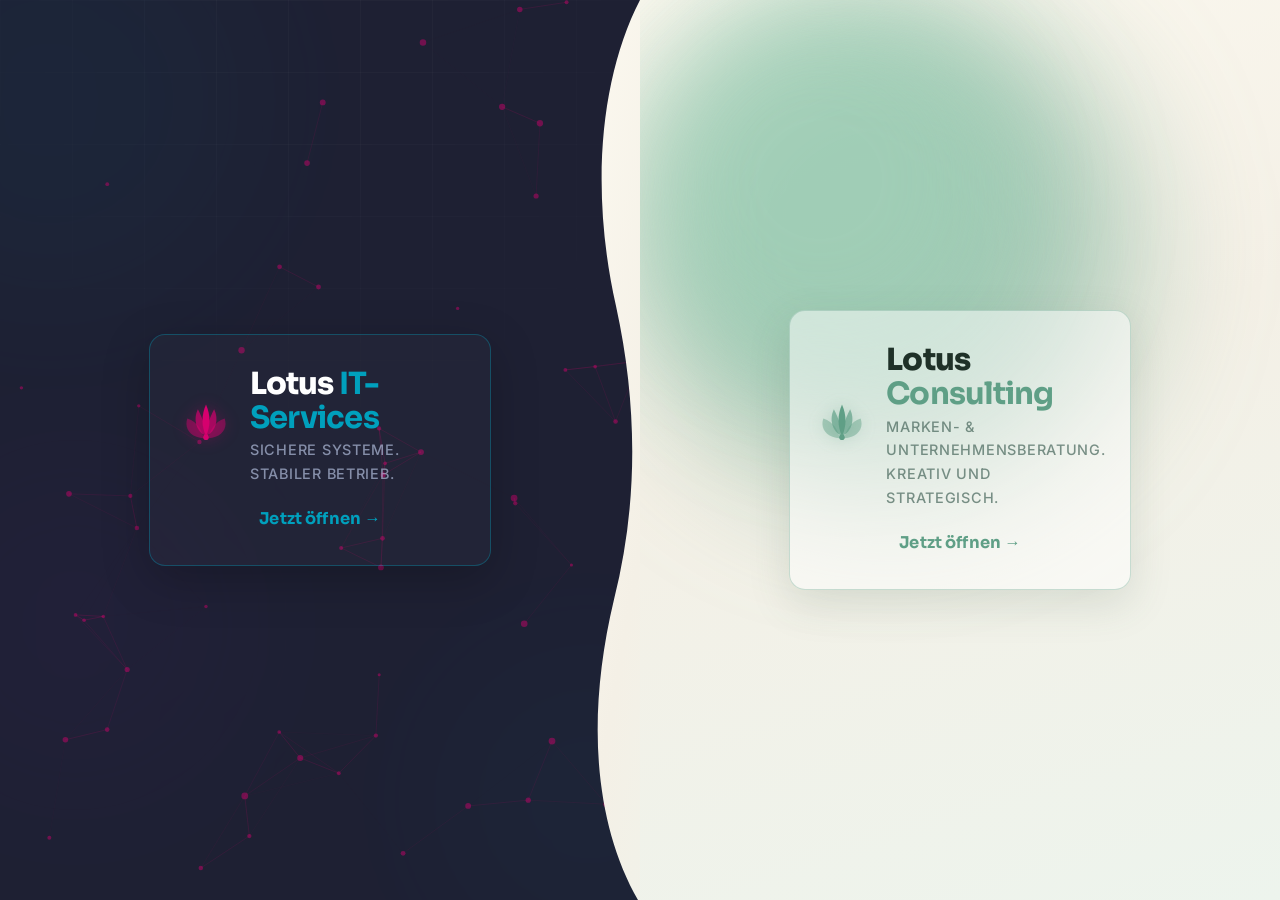
<file: index.html>
<!DOCTYPE html>
<html lang="de">
<head>
  <meta charset="UTF-8" />
  <meta name="viewport" content="width=device-width, initial-scale=1.0" />
  <link rel="icon" type="image/svg+xml" href="favicon.svg" />

  <title>Lotus – IT-Services &amp; Consulting</title>
  <meta name="description" content="Lotus: Application Support, Systemanalyse &amp; Debugging und Prozessautomatisierung – oder kreative Zielgruppenberatung &amp; Webshop-Erstellung. Wählen Sie Ihren Weg." />
  <meta name="robots" content="index, follow" />
  <meta name="theme-color" content="#1e2033" />

  <link rel="stylesheet" href="fonts/fonts.css" />
  <link rel="stylesheet" href="landing.css" />
</head>
<body class="landing-page">

  <!-- Lotus SVG symbol -->
  <svg aria-hidden="true" style="display:none" xmlns="http://www.w3.org/2000/svg">
    <symbol id="lotus" viewBox="0 0 24 24" fill="none">
      <path d="M11 16 C5.5 15.5 2.5 12 4 7.5 C8.5 9 10.5 13 11 16Z" fill="currentColor" opacity="0.45"/>
      <path d="M13 16 C18.5 15.5 21.5 12 20 7.5 C15.5 9 13.5 13 13 16Z" fill="currentColor" opacity="0.45"/>
      <path d="M12 15 C7.5 13 6.5 7.5 8.5 3.5 C10.5 7 12 12 12 15Z" fill="currentColor" opacity="0.68"/>
      <path d="M12 15 C16.5 13 17.5 7.5 15.5 3.5 C13.5 7 12 12 12 15Z" fill="currentColor" opacity="0.68"/>
      <path d="M12 15 C10 11 10 6 12 1.5 C14 6 14 11 12 15Z" fill="currentColor"/>
      <circle cx="12" cy="15.5" r="1.2" fill="currentColor"/>
    </symbol>
  </svg>

  <main class="landing-wrapper">
    <div class="landing-divider" aria-hidden="true">
      <svg viewBox="0 0 240 1000" preserveAspectRatio="none" focusable="false">
        <defs>
          <linearGradient id="landing-divider-gradient" x1="0%" y1="0%" x2="100%" y2="100%">
            <stop offset="0%" stop-color="#fbf8ef" />
            <stop offset="44%" stop-color="#f4f0e6" />
            <stop offset="100%" stop-color="#edf4ed" />
          </linearGradient>
        </defs>
        <path fill="url(#landing-divider-gradient)" d="M128 0 C88 86 78 212 104 340 C126 452 126 560 102 666 C74 796 82 914 126 1000 L240 1000 L240 0 Z" />
      </svg>
    </div>

    <!-- ═══════════════════════════════════════════════════════════════
         LEFT SIDE: LOTUS IT-SERVICES (Technical, Dark, Professional)
    ════════════════════════════════════════════════════════════════ -->
    <section class="landing-half landing-it">
      <div class="landing-half__background" aria-hidden="true">
        <!-- Particle canvas -->
        <canvas id="landing-it-canvas" class="landing-it-canvas" aria-hidden="true"></canvas>
        <!-- Subtle grid -->
        <div class="landing-grid"></div>
        <!-- Animated orbs -->
        <div class="landing-orb landing-orb-1" aria-hidden="true"></div>
        <div class="landing-orb landing-orb-2" aria-hidden="true"></div>
        <div class="landing-orb landing-orb-3" aria-hidden="true"></div>
      </div>

      <div class="landing-half__content">
        <a href="it-services.html" class="landing-choice landing-choice--it" aria-label="Zu Lotus IT-Services">
          <div class="landing-logo">
            <svg class="landing-logo__icon" aria-hidden="true"><use href="#lotus"/></svg>
            <div>
              <h1 class="landing-logo__title">Lotus <strong>IT-Services</strong></h1>
              <p class="landing-logo__subtitle">Sichere Systeme. Stabiler Betrieb.</p>
            </div>
          </div>
          <p class="landing-choice__hint">Jetzt öffnen →</p>
        </a>
      </div>
    </section>

    <!-- ═══════════════════════════════════════════════════════════════
         RIGHT SIDE: LOTUS CONSULTING (Creative, Light, Friendly)
    ════════════════════════════════════════════════════════════════ -->
    <section class="landing-half landing-consulting">
      <div class="landing-half__background landing-half__background--light" aria-hidden="true">
        <!-- Soft background shapes -->
        <div class="landing-shape landing-shape-1" aria-hidden="true"></div>
        <div class="landing-shape landing-shape-2" aria-hidden="true"></div>
        <div class="landing-shape landing-shape-3" aria-hidden="true"></div>
      </div>

      <div class="landing-half__content">
        <a href="consulting.html" class="landing-choice landing-choice--consulting" aria-label="Zu Lotus Consulting">
          <div class="landing-logo landing-logo--light">
            <svg class="landing-logo__icon landing-logo__icon--consulting" aria-hidden="true"><use href="#lotus"/></svg>
            <div>
              <h1 class="landing-logo__title landing-logo__title--light">Lotus <strong>Consulting</strong></h1>
              <p class="landing-logo__subtitle landing-logo__subtitle--light">Marken- &amp; Unternehmensberatung. Kreativ und strategisch.</p>
            </div>
          </div>
          <p class="landing-choice__hint">Jetzt öffnen →</p>
        </a>
      </div>
    </section>

  </main>

  <script src="landing.js"></script>
</body>
</html>
</file>
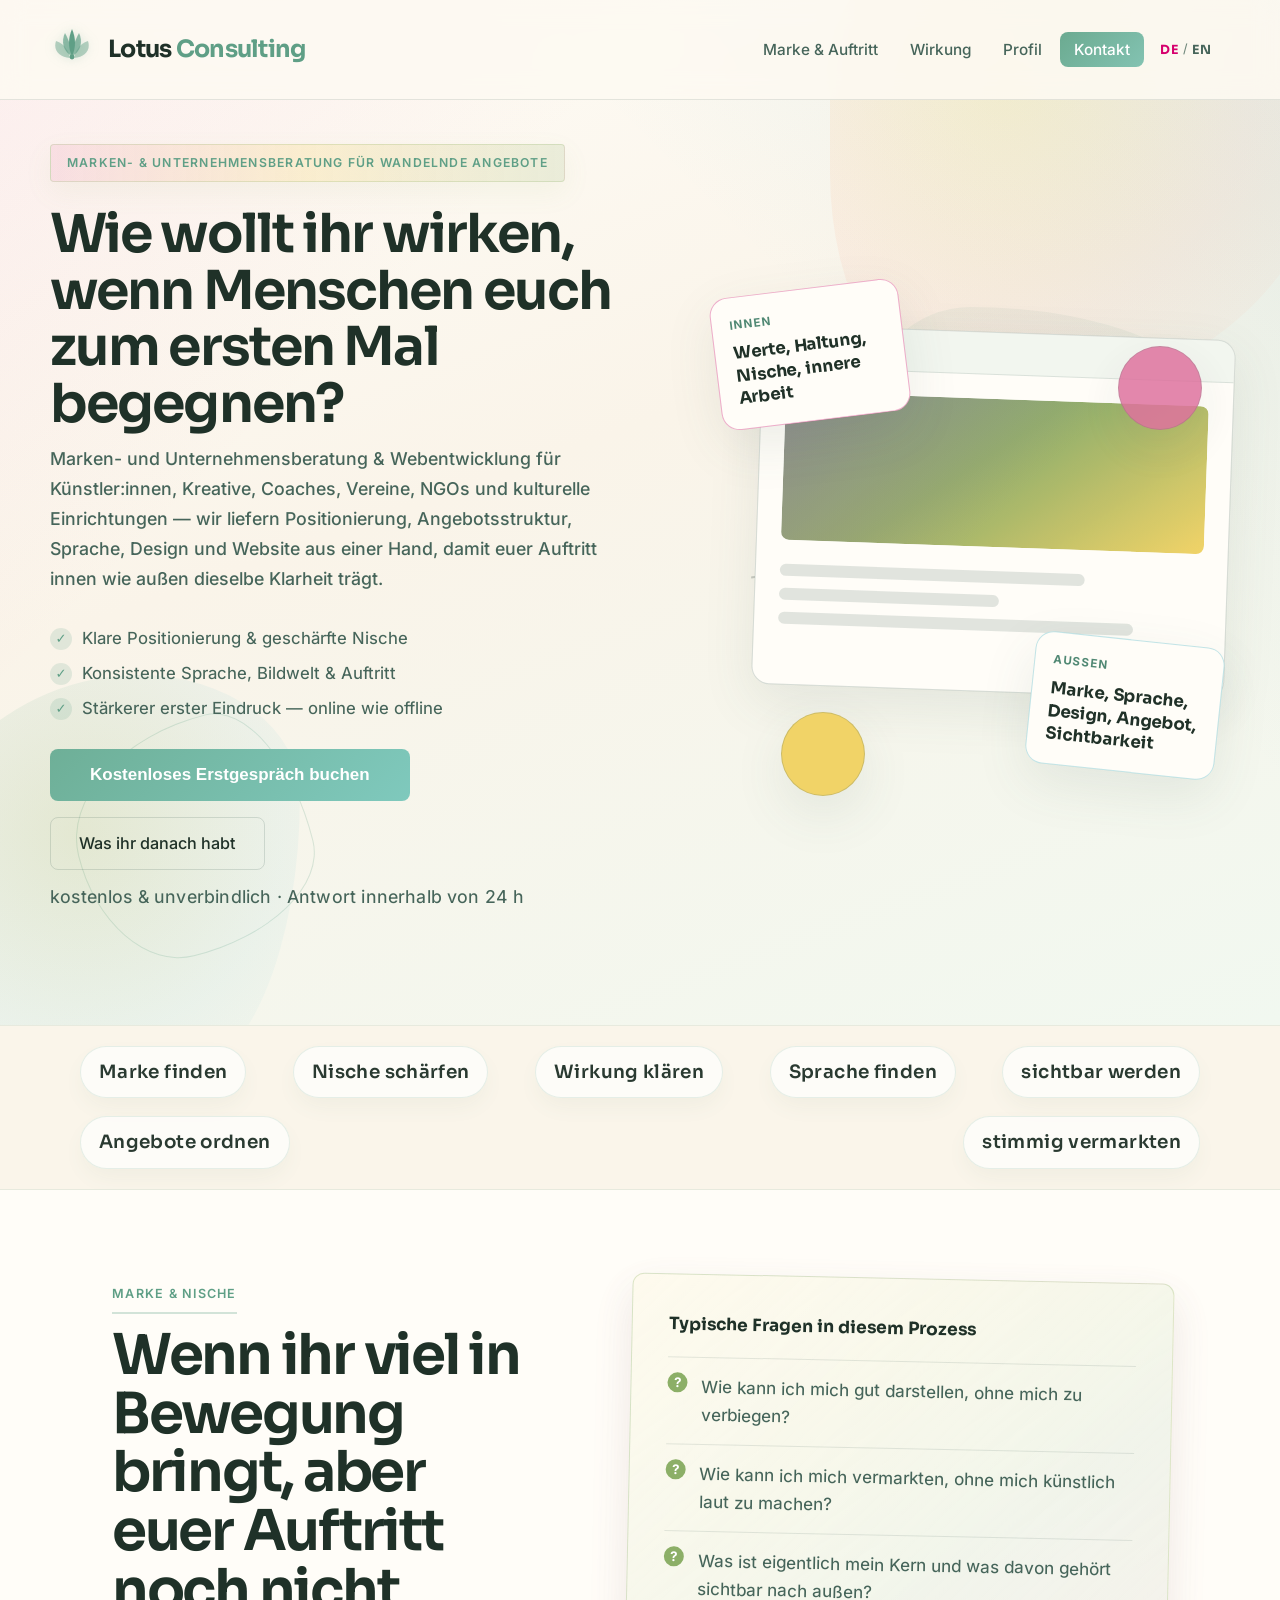
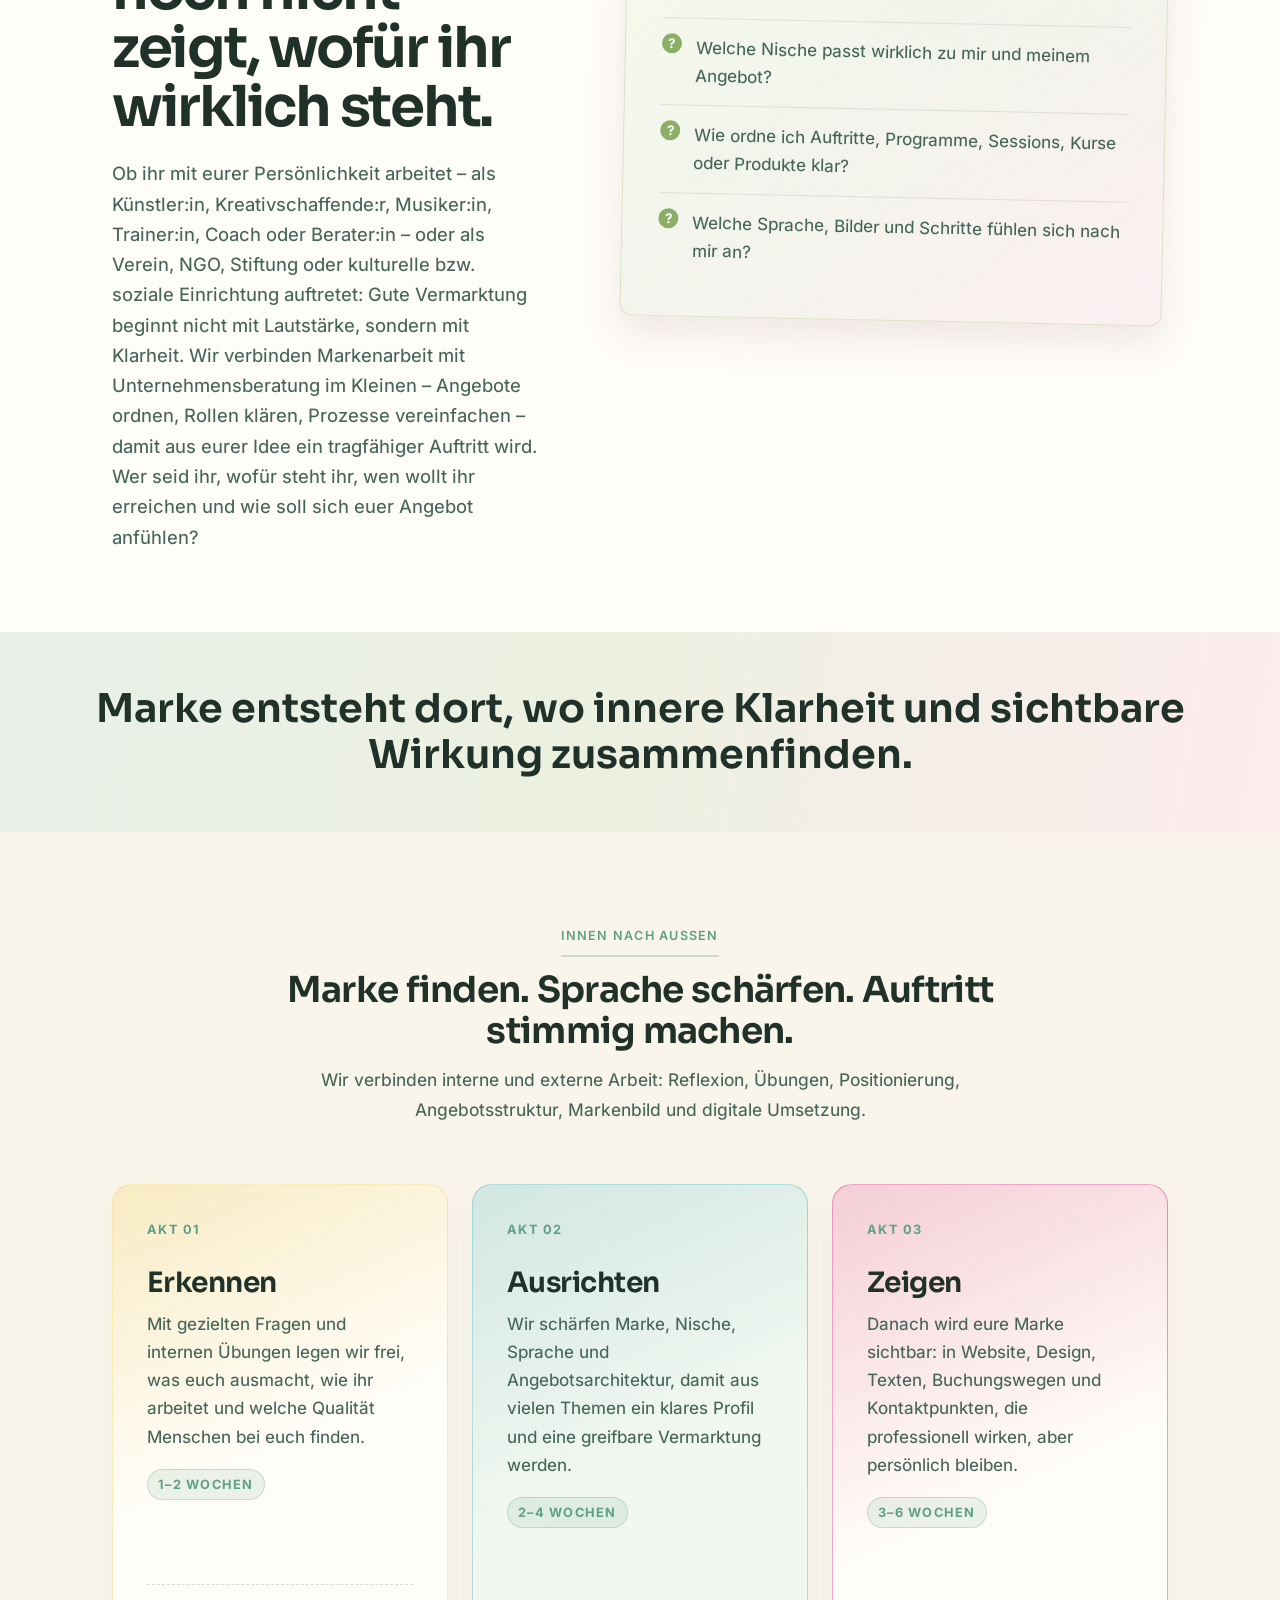
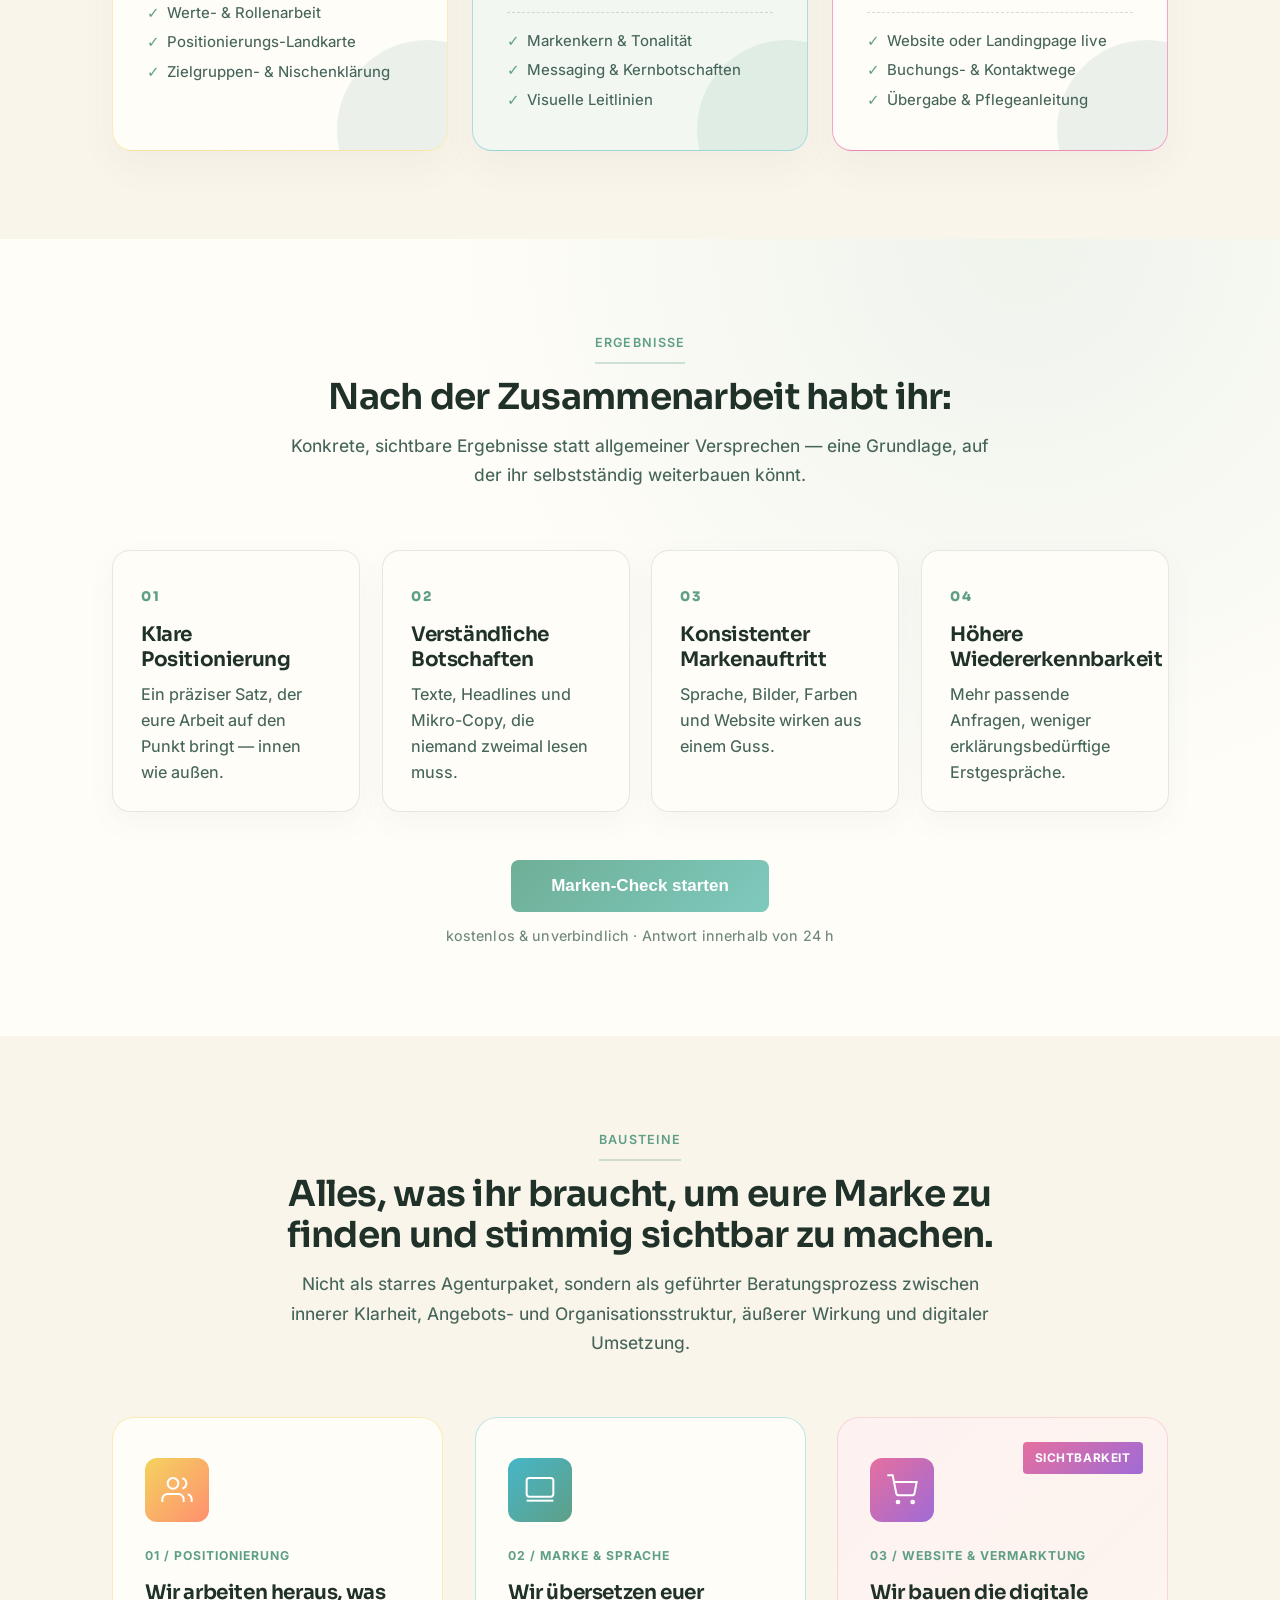
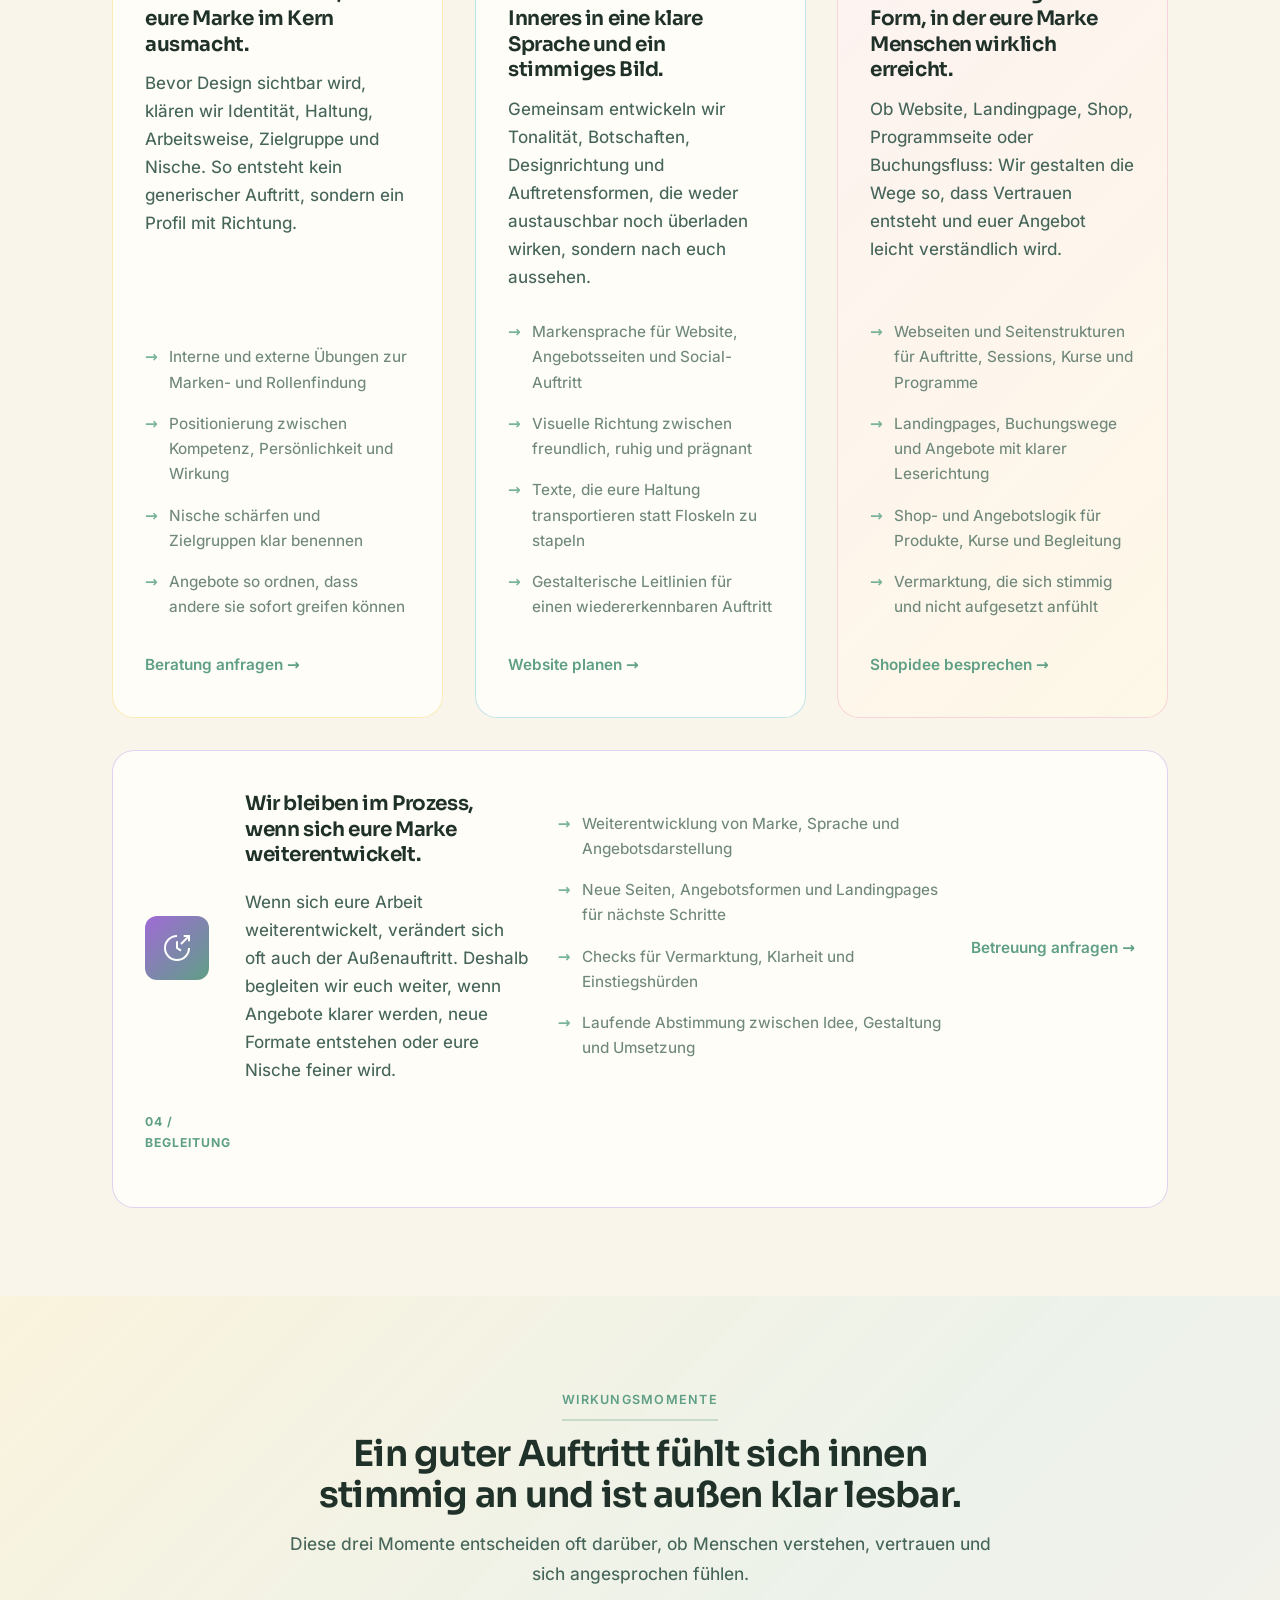
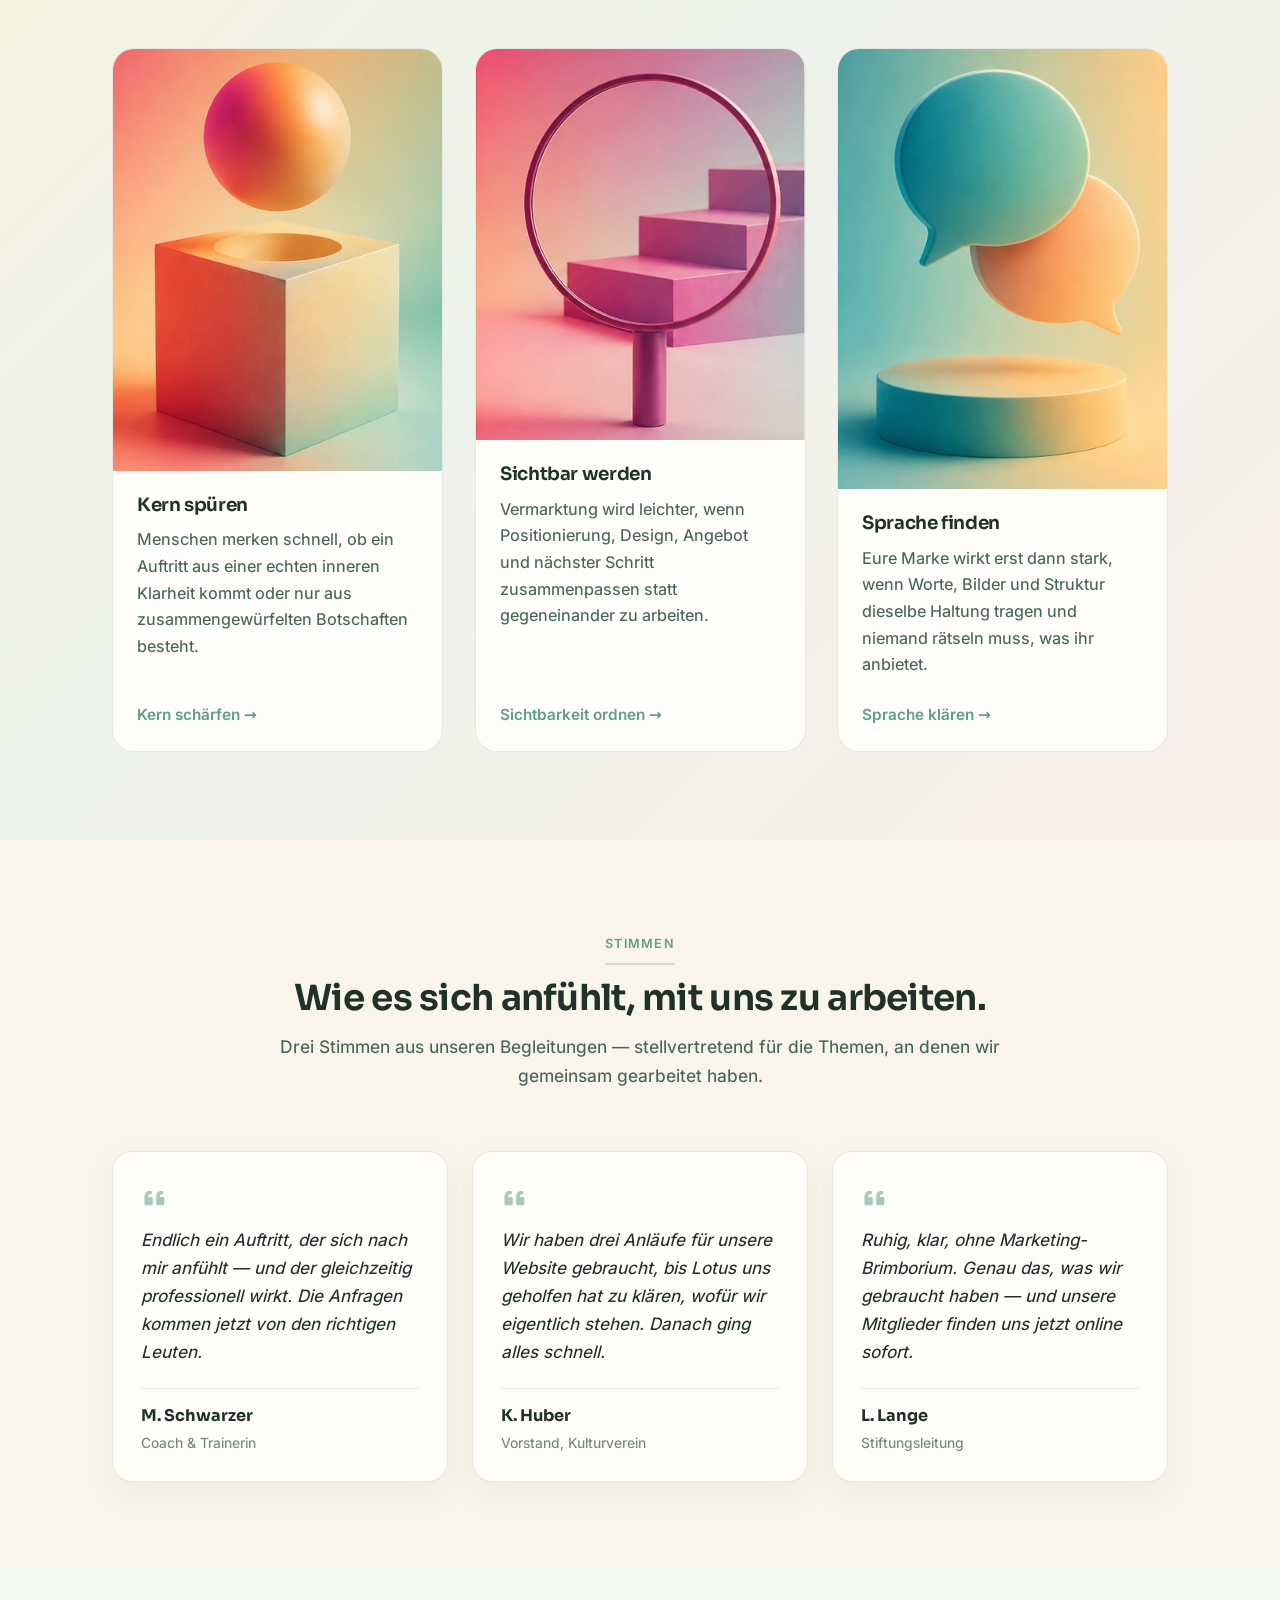
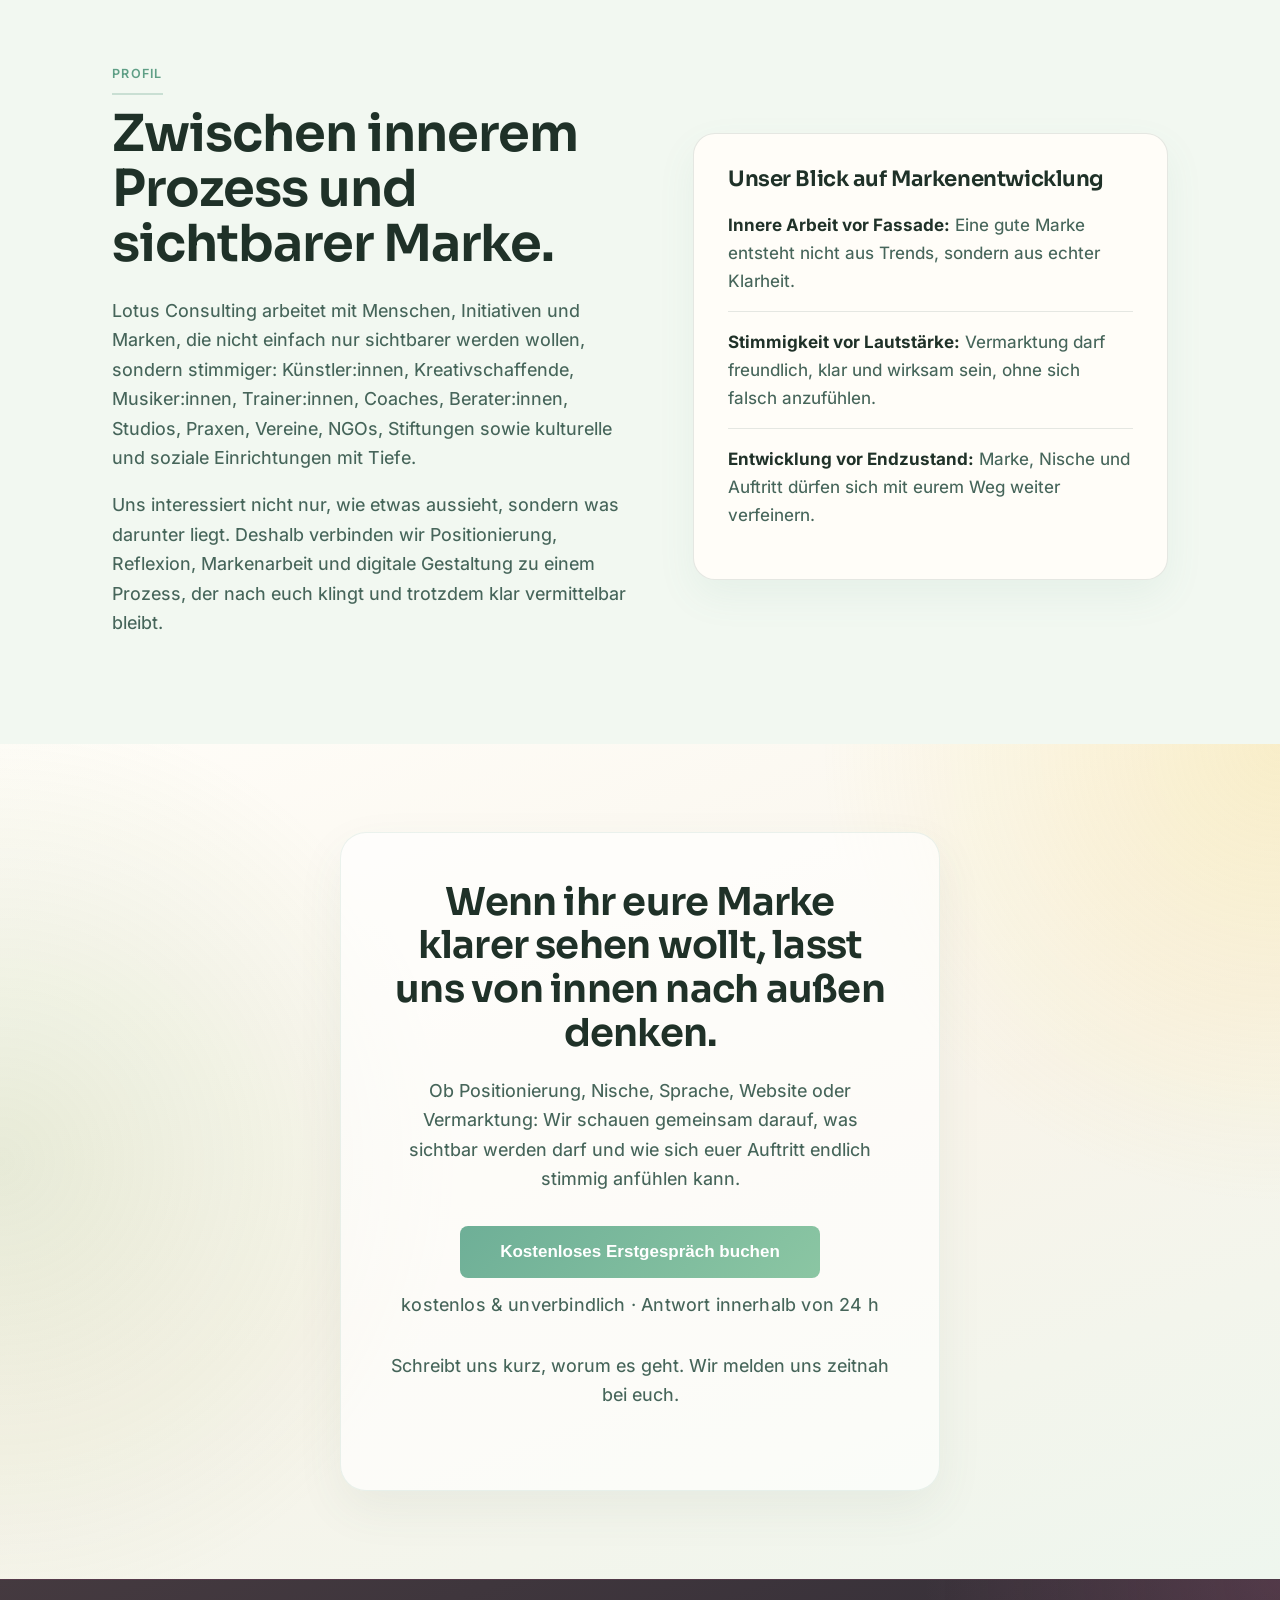
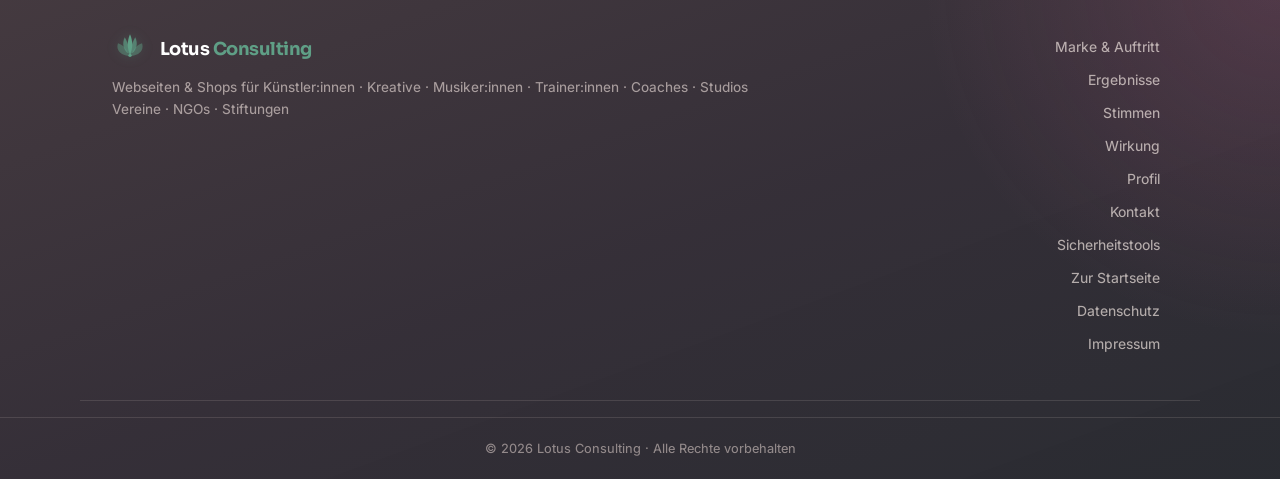
<file: consulting.html>
<!DOCTYPE html>
<html lang="de">
<head>
  <meta charset="UTF-8" />
  <meta name="viewport" content="width=device-width, initial-scale=1.0" />
  <link rel="icon" type="image/svg+xml" href="favicon.svg" />

  <title>Lotus Consulting | Marken- &amp; Unternehmensberatung – Nische schärfen, sichtbar werden</title>
  <meta name="description" content="Lotus Consulting: Marken- und Unternehmensberatung für Künstler:innen, Kreativschaffende, Musiker:innen, Trainer:innen, Coaches, Berater:innen sowie Vereine, NGOs, Stiftungen und kulturelle wie soziale Einrichtungen. Marke finden, Nische schärfen, Angebote ordnen, sichtbar werden." />
  <meta name="robots" content="index, follow" />
  <meta name="theme-color" content="#5f9f86" />

  <link rel="stylesheet" href="fonts/fonts.css" />
  <link rel="stylesheet" href="consulting.css?v=20260429c" />
</head>
<body>

 <!-- <div id="construction-banner" data-slot="banner.text">🚧 <strong>Under Construction</strong> 🚧</div> -->

  <!-- Navigation -->
  <nav id="navbar" class="navbar-consulting">
    <div class="nav-inner">
      <a class="logo" href="index.html">
        <svg class="logo-icon" aria-hidden="true" xmlns="http://www.w3.org/2000/svg" viewBox="0 0 24 24" fill="none">
          <path d="M11 16 C5.5 15.5 2.5 12 4 7.5 C8.5 9 10.5 13 11 16Z" fill="currentColor" opacity="0.45"/>
          <path d="M13 16 C18.5 15.5 21.5 12 20 7.5 C15.5 9 13.5 13 13 16Z" fill="currentColor" opacity="0.45"/>
          <path d="M12 15 C7.5 13 6.5 7.5 8.5 3.5 C10.5 7 12 12 12 15Z" fill="currentColor" opacity="0.68"/>
          <path d="M12 15 C16.5 13 17.5 7.5 15.5 3.5 C13.5 7 12 12 12 15Z" fill="currentColor" opacity="0.68"/>
          <path d="M12 15 C10 11 10 6 12 1.5 C14 6 14 11 12 15Z" fill="currentColor"/>
          <circle cx="12" cy="15.5" r="1.2" fill="currentColor"/>
        </svg>
        <span>Lotus <strong>Consulting</strong></span>
      </a>
      <ul class="nav-links">
        <li><a href="#services" data-slot="nav.services">Marke & Auftritt</a></li>
        <li><a href="#portfolio" data-slot="nav.portfolio">Wirkung</a></li>
        <li><a href="#about" data-slot="nav.about">Profil</a></li>
        <li><a href="#contact" class="btn-nav" data-slot="nav.contact">Kontakt</a></li>
      </ul>
      <div class="lang-switch" aria-label="Language switch">
        <button class="lang-btn active" data-lang="de" aria-label="Deutsch">DE</button>
        <span class="lang-sep">/</span>
        <button class="lang-btn" data-lang="en" aria-label="English">EN</button>
      </div>
      <button class="hamburger" aria-label="Menü öffnen" aria-expanded="false">
        <span></span><span></span><span></span>
      </button>
    </div>
    <div class="mobile-menu">
      <ul>
        <li><a href="#services" data-slot="nav.services">Marke & Auftritt</a></li>
        <li><a href="#portfolio" data-slot="nav.portfolio">Wirkung</a></li>
        <li><a href="#about" data-slot="nav.about">Profil</a></li>
        <li><a href="#contact" class="btn-nav" data-slot="nav.contact">Kontakt</a></li>
      </ul>
    </div>
  </nav>

  <main>
    <!-- Hero -->
    <section id="hero" class="hero-consulting">
      <div class="hero-bg" aria-hidden="true">
        <div class="shape shape-1"></div>
        <div class="shape shape-2"></div>
        <div class="shape shape-3"></div>
      </div>

      <div class="hero-content">
        <div class="hero-copy">
          <div class="hero-badge" data-slot="hero.badge">Marken- &amp; Unternehmensberatung für wandelnde Angebote</div>
          <h1 data-slot="hero.headline">Wie wollt ihr wirken, wenn Menschen euch zum ersten Mal begegnen?</h1>
          <p class="hero-sub" data-slot="hero.sub">
            Marken- und Unternehmensberatung &amp; Webentwicklung für Künstler:innen, Kreative, Coaches, Vereine, NGOs und kulturelle Einrichtungen — wir liefern Positionierung, Angebotsstruktur, Sprache, Design und Website aus einer Hand, damit euer Auftritt innen wie außen dieselbe Klarheit trägt.
          </p>
          <ul class="hero-bullets" aria-label="Was ihr von uns mitnehmt">
            <li data-slot="hero.bullet1"><span aria-hidden="true">✓</span> Klare Positionierung &amp; geschärfte Nische</li>
            <li data-slot="hero.bullet2"><span aria-hidden="true">✓</span> Konsistente Sprache, Bildwelt &amp; Auftritt</li>
            <li data-slot="hero.bullet3"><span aria-hidden="true">✓</span> Stärkerer erster Eindruck — online wie offline</li>
          </ul>
          <div class="hero-cta">
            <button type="button" class="btn-primary-consulting btn-large" data-modal-trigger="modal-consulting-contact" data-slot="hero.cta.primary">Kostenloses Erstgespräch buchen</button>
            <a href="#ergebnisse" class="btn-ghost-consulting" data-slot="hero.cta.secondary">Was ihr danach habt</a>
          </div>
          <p class="hero-cta-microcopy" data-slot="hero.cta.microcopy">kostenlos &amp; unverbindlich · Antwort innerhalb von 24&nbsp;h</p>
        </div>

        <div class="hero-studio-board" aria-label="Marken- und Positionierungsboard">
          <div class="board-browser">
            <div class="board-browser-bar"><span></span><span></span><span></span></div>
            <div class="board-browser-hero"></div>
            <div class="board-browser-lines">
              <span></span><span></span><span></span>
            </div>
          </div>
          <div class="board-note board-note--voice">
            <span data-slot="studio.voice.label">Innen</span>
            <strong data-slot="studio.voice.copy">Werte, Haltung, Nische, innere Arbeit</strong>
          </div>
          <div class="board-note board-note--audience">
            <span data-slot="studio.audience.label">Außen</span>
            <strong data-slot="studio.audience.copy">Marke, Sprache, Design, Angebot, Sichtbarkeit</strong>
          </div>
          <div class="board-swatch board-swatch--one"></div>
          <div class="board-swatch board-swatch--two"></div>
          <div class="board-thread" aria-hidden="true"></div>
        </div>
      </div>
    </section>

    <section class="studio-strip" aria-label="Leitgedanke">
      <div class="studio-strip-track">
        <span data-slot="studio.strip.1">Marke finden</span>
        <span data-slot="studio.strip.2">Nische schärfen</span>
        <span data-slot="studio.strip.3">Wirkung klären</span>
        <span data-slot="studio.strip.4">Sprache finden</span>
        <span data-slot="studio.strip.5">sichtbar werden</span>
        <span data-slot="studio.strip.6">Angebote ordnen</span>
        <span data-slot="studio.strip.7">stimmig vermarkten</span>
      </div>
    </section>

    <!-- Diagnosis -->
    <section id="diagnose" class="diagnosis-consulting">
      <div class="container diagnosis-grid">
        <div class="diagnosis-intro">
          <span class="section-tag" data-slot="diagnosis.tag">Marke & Nische</span>
          <h2 data-slot="diagnosis.title">Wenn ihr viel in Bewegung bringt, aber euer Auftritt noch nicht zeigt, wofür ihr wirklich steht.</h2>
          <p data-slot="diagnosis.copy">
            Ob ihr mit eurer Persönlichkeit arbeitet – als Künstler:in, Kreativschaffende:r, Musiker:in, Trainer:in, Coach oder Berater:in – oder als Verein, NGO, Stiftung oder kulturelle bzw. soziale Einrichtung auftretet: Gute Vermarktung beginnt nicht mit Lautstärke, sondern mit Klarheit. Wir verbinden Markenarbeit mit Unternehmensberatung im Kleinen – Angebote ordnen, Rollen klären, Prozesse vereinfachen – damit aus eurer Idee ein tragfähiger Auftritt wird. Wer seid ihr, wofür steht ihr, wen wollt ihr erreichen und wie soll sich euer Angebot anfühlen?
          </p>
        </div>
        <div class="diagnosis-list" aria-label="Typische Probleme digitaler Auftritte">
          <p data-slot="diagnosis.list.title">Typische Fragen in diesem Prozess</p>
          <ul>
            <li data-slot="diagnosis.list.item1">Wie kann ich mich gut darstellen, ohne mich zu verbiegen?</li>
            <li data-slot="diagnosis.list.item2">Wie kann ich mich vermarkten, ohne mich künstlich laut zu machen?</li>
            <li data-slot="diagnosis.list.item3">Was ist eigentlich mein Kern und was davon gehört sichtbar nach außen?</li>
            <li data-slot="diagnosis.list.item4">Welche Nische passt wirklich zu mir und meinem Angebot?</li>
            <li data-slot="diagnosis.list.item5">Wie ordne ich Auftritte, Programme, Sessions, Kurse oder Produkte klar?</li>
            <li data-slot="diagnosis.list.item6">Welche Sprache, Bilder und Schritte fühlen sich nach mir an?</li>
          </ul>
        </div>
      </div>
      <div class="diagnosis-statement" data-slot="diagnosis.statement">
        Marke entsteht dort, wo innere Klarheit und sichtbare Wirkung zusammenfinden.
      </div>
    </section>

    <!-- Markenprozess -->
    <section class="acts-consulting" aria-label="Arbeitsweise in drei Akten">
      <div class="container">
        <div class="section-header">
          <span class="section-tag" data-slot="acts.tag">Innen nach außen</span>
          <h2 data-slot="acts.title">Marke finden. Sprache schärfen. Auftritt stimmig machen.</h2>
          <p data-slot="acts.copy">Wir verbinden interne und externe Arbeit: Reflexion, Übungen, Positionierung, Angebotsstruktur, Markenbild und digitale Umsetzung.</p>
        </div>
        <div class="acts-grid">
          <article class="act-card act-card--one">
            <span data-slot="acts.card1.index">Akt 01</span>
            <h3 data-slot="acts.card1.title">Erkennen</h3>
            <p data-slot="acts.card1.copy">Mit gezielten Fragen und internen Übungen legen wir frei, was euch ausmacht, wie ihr arbeitet und welche Qualität Menschen bei euch finden.</p>
            <div class="act-meta">
              <span class="act-duration" data-slot="acts.card1.duration">1–2 Wochen</span>
            </div>
            <ul class="act-deliverables" aria-label="Was ihr danach habt">
              <li data-slot="acts.card1.deliv1">Werte- &amp; Rollenarbeit</li>
              <li data-slot="acts.card1.deliv2">Positionierungs-Landkarte</li>
              <li data-slot="acts.card1.deliv3">Zielgruppen- &amp; Nischenklärung</li>
            </ul>
          </article>
          <article class="act-card act-card--two">
            <span data-slot="acts.card2.index">Akt 02</span>
            <h3 data-slot="acts.card2.title">Ausrichten</h3>
            <p data-slot="acts.card2.copy">Wir schärfen Marke, Nische, Sprache und Angebotsarchitektur, damit aus vielen Themen ein klares Profil und eine greifbare Vermarktung werden.</p>
            <div class="act-meta">
              <span class="act-duration" data-slot="acts.card2.duration">2–4 Wochen</span>
            </div>
            <ul class="act-deliverables" aria-label="Was ihr danach habt">
              <li data-slot="acts.card2.deliv1">Markenkern &amp; Tonalität</li>
              <li data-slot="acts.card2.deliv2">Messaging &amp; Kernbotschaften</li>
              <li data-slot="acts.card2.deliv3">Visuelle Leitlinien</li>
            </ul>
          </article>
          <article class="act-card act-card--three">
            <span data-slot="acts.card3.index">Akt 03</span>
            <h3 data-slot="acts.card3.title">Zeigen</h3>
            <p data-slot="acts.card3.copy">Danach wird eure Marke sichtbar: in Website, Design, Texten, Buchungswegen und Kontaktpunkten, die professionell wirken, aber persönlich bleiben.</p>
            <div class="act-meta">
              <span class="act-duration" data-slot="acts.card3.duration">3–6 Wochen</span>
            </div>
            <ul class="act-deliverables" aria-label="Was ihr danach habt">
              <li data-slot="acts.card3.deliv1">Website oder Landingpage live</li>
              <li data-slot="acts.card3.deliv2">Buchungs- &amp; Kontaktwege</li>
              <li data-slot="acts.card3.deliv3">Übergabe &amp; Pflegeanleitung</li>
            </ul>
          </article>
        </div>
      </div>
    </section>

    <!-- Outcomes / Ergebnisse -->
    <section id="ergebnisse" class="outcomes-consulting">
      <div class="container">
        <div class="section-header">
          <span class="section-tag" data-slot="outcomes.tag">Ergebnisse</span>
          <h2 data-slot="outcomes.headline">Nach der Zusammenarbeit habt ihr:</h2>
          <p data-slot="outcomes.copy">Konkrete, sichtbare Ergebnisse statt allgemeiner Versprechen — eine Grundlage, auf der ihr selbstständig weiterbauen könnt.</p>
        </div>
        <ul class="outcomes-grid">
          <li class="outcome-card">
            <span class="outcome-num" aria-hidden="true">01</span>
            <h3 data-slot="outcomes.item1.title">Klare Positionierung</h3>
            <p data-slot="outcomes.item1.copy">Ein präziser Satz, der eure Arbeit auf den Punkt bringt — innen wie außen.</p>
          </li>
          <li class="outcome-card">
            <span class="outcome-num" aria-hidden="true">02</span>
            <h3 data-slot="outcomes.item2.title">Verständliche Botschaften</h3>
            <p data-slot="outcomes.item2.copy">Texte, Headlines und Mikro-Copy, die niemand zweimal lesen muss.</p>
          </li>
          <li class="outcome-card">
            <span class="outcome-num" aria-hidden="true">03</span>
            <h3 data-slot="outcomes.item3.title">Konsistenter Markenauftritt</h3>
            <p data-slot="outcomes.item3.copy">Sprache, Bilder, Farben und Website wirken aus einem Guss.</p>
          </li>
          <li class="outcome-card">
            <span class="outcome-num" aria-hidden="true">04</span>
            <h3 data-slot="outcomes.item4.title">Höhere Wiedererkennbarkeit</h3>
            <p data-slot="outcomes.item4.copy">Mehr passende Anfragen, weniger erklärungsbedürftige Erstgespräche.</p>
          </li>
        </ul>
        <div class="outcomes-cta">
          <button type="button" class="btn-primary-consulting btn-large" data-modal-trigger="modal-consulting-contact" data-slot="outcomes.cta">Marken-Check starten</button>
          <p class="cta-microcopy" data-slot="outcomes.cta.microcopy">kostenlos &amp; unverbindlich · Antwort innerhalb von 24&nbsp;h</p>
        </div>
      </div>
    </section>

    <!-- Services -->
    <section id="services" class="services-consulting">
      <div class="container">
        <div class="section-header">
          <span class="section-tag" data-slot="services.tag">Bausteine</span>
          <h2 data-slot="services.headline">Alles, was ihr braucht, um eure Marke zu finden und stimmig sichtbar zu machen.</h2>
          <p data-slot="services.copy">Nicht als starres Agenturpaket, sondern als geführter Beratungsprozess zwischen innerer Klarheit, Angebots- und Organisationsstruktur, äußerer Wirkung und digitaler Umsetzung.</p>
        </div>

        <div class="services-grid">
          <!-- Service 1: Zielgruppenberatung -->
          <div class="service-card">
            <div class="service-icon">
              <svg viewBox="0 0 24 24" fill="none" stroke="currentColor" stroke-width="1.5">
                <path d="M17 21v-2a4 4 0 0 0-4-4H5a4 4 0 0 0-4 4v2"/>
                <circle cx="9" cy="7" r="4"/>
                <path d="M23 21v-2a4 4 0 0 0-3-3.87"/>
                <path d="M16 3.13a4 4 0 0 1 0 7.75"/>
              </svg>
            </div>
            <span class="service-kicker" data-slot="services.card1.kicker">01 / Positionierung</span>
            <h3 data-slot="services.card1.title">Wir arbeiten heraus, was eure Marke im Kern ausmacht.</h3>
            <p data-slot="services.card1.copy">
              Bevor Design sichtbar wird, klären wir Identität, Haltung, Arbeitsweise, Zielgruppe und Nische. So entsteht kein generischer Auftritt, sondern ein Profil mit Richtung.
            </p>
            <ul>
              <li data-slot="services.card1.item1">Interne und externe Übungen zur Marken- und Rollenfindung</li>
              <li data-slot="services.card1.item2">Positionierung zwischen Kompetenz, Persönlichkeit und Wirkung</li>
              <li data-slot="services.card1.item3">Nische schärfen und Zielgruppen klar benennen</li>
              <li data-slot="services.card1.item4">Angebote so ordnen, dass andere sie sofort greifen können</li>
            </ul>
            <a href="#contact" class="service-link" data-slot="services.card1.cta">Beratung anfragen →</a>
          </div>

          <!-- Service 2: Website-Erstellung -->
          <div class="service-card">
            <div class="service-icon">
              <svg viewBox="0 0 24 24" fill="none" stroke="currentColor" stroke-width="1.5">
                <rect x="2" y="3" width="20" height="14" rx="2" ry="2"/>
                <line x1="2" y1="20" x2="22" y2="20"/>
              </svg>
            </div>
            <span class="service-kicker" data-slot="services.card2.kicker">02 / Marke & Sprache</span>
            <h3 data-slot="services.card2.title">Wir übersetzen euer Inneres in eine klare Sprache und ein stimmiges Bild.</h3>
            <p data-slot="services.card2.copy">
              Gemeinsam entwickeln wir Tonalität, Botschaften, Designrichtung und Auftretensformen, die weder austauschbar noch überladen wirken, sondern nach euch aussehen.
            </p>
            <ul>
              <li data-slot="services.card2.item1">Markensprache für Website, Angebotsseiten und Social-Auftritt</li>
              <li data-slot="services.card2.item2">Visuelle Richtung zwischen freundlich, ruhig und prägnant</li>
              <li data-slot="services.card2.item3">Texte, die eure Haltung transportieren statt Floskeln zu stapeln</li>
              <li data-slot="services.card2.item4">Gestalterische Leitlinien für einen wiedererkennbaren Auftritt</li>
            </ul>
            <a href="#contact" class="service-link" data-slot="services.card2.cta">Website planen →</a>
          </div>

          <!-- Service 3: Webshop-Erstellung -->
          <div class="service-card featured">
            <div class="service-badge" data-slot="services.card3.badge">Sichtbarkeit</div>
            <div class="service-icon">
              <svg viewBox="0 0 24 24" fill="none" stroke="currentColor" stroke-width="1.5">
                <circle cx="9" cy="21" r="1"/>
                <circle cx="20" cy="21" r="1"/>
                <path d="M1 1h4l2.68 13.39a2 2 0 0 0 2 1.61h9.72a2 2 0 0 0 2-1.61L23 6H6"/>
              </svg>
            </div>
            <span class="service-kicker" data-slot="services.card3.kicker">03 / Website & Vermarktung</span>
            <h3 data-slot="services.card3.title">Wir bauen die digitale Form, in der eure Marke Menschen wirklich erreicht.</h3>
            <p data-slot="services.card3.copy">
              Ob Website, Landingpage, Shop, Programmseite oder Buchungsfluss: Wir gestalten die Wege so, dass Vertrauen entsteht und euer Angebot leicht verständlich wird.
            </p>
            <ul>
              <li data-slot="services.card3.item1">Webseiten und Seitenstrukturen für Auftritte, Sessions, Kurse und Programme</li>
              <li data-slot="services.card3.item2">Landingpages, Buchungswege und Angebote mit klarer Leserichtung</li>
              <li data-slot="services.card3.item3">Shop- und Angebotslogik für Produkte, Kurse und Begleitung</li>
              <li data-slot="services.card3.item4">Vermarktung, die sich stimmig und nicht aufgesetzt anfühlt</li>
            </ul>
            <a href="#contact" class="service-link" data-slot="services.card3.cta">Shopidee besprechen →</a>
          </div>

          <!-- Service 4: Betreuung -->
          <div class="service-card service-card-wide">
            <div class="service-icon">
              <svg viewBox="0 0 24 24" fill="none" stroke="currentColor" stroke-width="1.5">
                <path d="M12 3a9 9 0 1 0 9 9"/>
                <path d="M12 7v5l3 2"/>
                <path d="M17 3h4v4"/>
                <path d="M21 3l-6 6"/>
              </svg>
            </div>
            <span class="service-kicker" data-slot="services.card4.kicker">04 / Begleitung</span>
            <h3 data-slot="services.card4.title">Wir bleiben im Prozess, wenn sich eure Marke weiterentwickelt.</h3>
            <p data-slot="services.card4.copy">
              Wenn sich eure Arbeit weiterentwickelt, verändert sich oft auch der Außenauftritt. Deshalb begleiten wir euch weiter, wenn Angebote klarer werden, neue Formate entstehen oder eure Nische feiner wird.
            </p>
            <ul>
              <li data-slot="services.card4.item1">Weiterentwicklung von Marke, Sprache und Angebotsdarstellung</li>
              <li data-slot="services.card4.item2">Neue Seiten, Angebotsformen und Landingpages für nächste Schritte</li>
              <li data-slot="services.card4.item3">Checks für Vermarktung, Klarheit und Einstiegshürden</li>
              <li data-slot="services.card4.item4">Laufende Abstimmung zwischen Idee, Gestaltung und Umsetzung</li>
            </ul>
            <a href="#contact" class="service-link" data-slot="services.card4.cta">Betreuung anfragen →</a>
          </div>
        </div>
      </div>
    </section>

    <!-- Shop and website moments -->
    <section id="portfolio" class="portfolio-consulting">
      <div class="container">
        <div class="section-header">
          <span class="section-tag" data-slot="portfolio.tag">Wirkungsmomente</span>
          <h2 data-slot="portfolio.headline">Ein guter Auftritt fühlt sich innen stimmig an und ist außen klar lesbar.</h2>
          <p data-slot="portfolio.copy">Diese drei Momente entscheiden oft darüber, ob Menschen verstehen, vertrauen und sich angesprochen fühlen.</p>
        </div>

        <div class="portfolio-grid">
          <div class="portfolio-card" data-modal="modal-portfolio-kern" role="button" tabindex="0" aria-haspopup="dialog">
            <div class="portfolio-image">
              <img src="kern.jpg" alt="Bild für Markenkern und innere Klarheit" loading="lazy" data-slot-alt="portfolio.card1.alt" />
            </div>
            <h3 data-slot="portfolio.card1.title">Kern spüren</h3>
            <p data-slot="portfolio.card1.copy">Menschen merken schnell, ob ein Auftritt aus einer echten inneren Klarheit kommt oder nur aus zusammengewürfelten Botschaften besteht.</p>
            <a href="#contact" class="portfolio-link" data-slot="portfolio.card1.cta">Kern schärfen →</a>
          </div>

          <div class="portfolio-card" data-modal="modal-portfolio-sichtbar" role="button" tabindex="0" aria-haspopup="dialog">
            <div class="portfolio-image">
              <img src="sichtbar_werden.jpg" alt="Bild für Sichtbarkeit, Wege und Vermarktung" loading="lazy" data-slot-alt="portfolio.card3.alt" />
            </div>
            <h3 data-slot="portfolio.card3.title">Sichtbar werden</h3>
            <p data-slot="portfolio.card3.copy">Vermarktung wird leichter, wenn Positionierung, Design, Angebot und nächster Schritt zusammenpassen statt gegeneinander zu arbeiten.</p>
            <a href="#contact" class="portfolio-link" data-slot="portfolio.card3.cta">Sichtbarkeit ordnen →</a>
          </div>

          <div class="portfolio-card" data-modal="modal-portfolio-sprache" role="button" tabindex="0" aria-haspopup="dialog">
            <div class="portfolio-image">
              <img src="sprache.jpg" alt="Bild für Markenstimme, Sprache und Struktur" loading="lazy" data-slot-alt="portfolio.card2.alt" />
            </div>
            <h3 data-slot="portfolio.card2.title">Sprache finden</h3>
            <p data-slot="portfolio.card2.copy">Eure Marke wirkt erst dann stark, wenn Worte, Bilder und Struktur dieselbe Haltung tragen und niemand rätseln muss, was ihr anbietet.</p>
            <a href="#contact" class="portfolio-link" data-slot="portfolio.card2.cta">Sprache klären →</a>
          </div>
        </div>
      </div>
    </section>

    <!-- Social Proof / Stimmen (Platzhalter — durch echte Zitate ersetzen) -->
    <section id="stimmen" class="proof-consulting">
      <div class="container">
        <div class="section-header">
          <span class="section-tag" data-slot="proof.tag">Stimmen</span>
          <h2 data-slot="proof.headline">Wie es sich anfühlt, mit uns zu arbeiten.</h2>
          <p data-slot="proof.copy">Drei Stimmen aus unseren Begleitungen — stellvertretend für die Themen, an denen wir gemeinsam gearbeitet haben.</p>
        </div>
        <div class="proof-grid">
          <figure class="proof-card">
            <svg class="proof-quote" aria-hidden="true" viewBox="0 0 24 24" fill="currentColor"><path d="M7.17 6C4.86 6 3 7.86 3 10.17v6.66c0 .73.59 1.32 1.33 1.32h4.34c.74 0 1.33-.59 1.33-1.32v-4.34c0-.73-.59-1.32-1.33-1.32H6c.04-1.43 1.18-2.59 2.61-2.62A.7.7 0 0 0 9.3 7.9V6.7a.7.7 0 0 0-.7-.7H7.17Zm10 0c-2.31 0-4.17 1.86-4.17 4.17v6.66c0 .73.59 1.32 1.33 1.32h4.34c.74 0 1.33-.59 1.33-1.32v-4.34c0-.73-.59-1.32-1.33-1.32H16c.04-1.43 1.18-2.59 2.61-2.62A.7.7 0 0 0 19.3 7.9V6.7a.7.7 0 0 0-.7-.7h-1.43Z"/></svg>
            <blockquote data-slot="proof.q1.text">Endlich ein Auftritt, der sich nach mir anfühlt — und der gleichzeitig professionell wirkt. Die Anfragen kommen jetzt von den richtigen Leuten.</blockquote>
            <figcaption>
              <strong data-slot="proof.q1.name">M. Schwarzer</strong>
              <span data-slot="proof.q1.role">Coach &amp; Trainerin</span>
            </figcaption>
          </figure>
          <figure class="proof-card">
            <svg class="proof-quote" aria-hidden="true" viewBox="0 0 24 24" fill="currentColor"><path d="M7.17 6C4.86 6 3 7.86 3 10.17v6.66c0 .73.59 1.32 1.33 1.32h4.34c.74 0 1.33-.59 1.33-1.32v-4.34c0-.73-.59-1.32-1.33-1.32H6c.04-1.43 1.18-2.59 2.61-2.62A.7.7 0 0 0 9.3 7.9V6.7a.7.7 0 0 0-.7-.7H7.17Zm10 0c-2.31 0-4.17 1.86-4.17 4.17v6.66c0 .73.59 1.32 1.33 1.32h4.34c.74 0 1.33-.59 1.33-1.32v-4.34c0-.73-.59-1.32-1.33-1.32H16c.04-1.43 1.18-2.59 2.61-2.62A.7.7 0 0 0 19.3 7.9V6.7a.7.7 0 0 0-.7-.7h-1.43Z"/></svg>
            <blockquote data-slot="proof.q2.text">Wir haben drei Anläufe für unsere Website gebraucht, bis Lotus uns geholfen hat zu klären, wofür wir eigentlich stehen. Danach ging alles schnell.</blockquote>
            <figcaption>
              <strong data-slot="proof.q2.name">K. Huber</strong>
              <span data-slot="proof.q2.role">Vorstand, Kulturverein</span>
            </figcaption>
          </figure>
          <figure class="proof-card">
            <svg class="proof-quote" aria-hidden="true" viewBox="0 0 24 24" fill="currentColor"><path d="M7.17 6C4.86 6 3 7.86 3 10.17v6.66c0 .73.59 1.32 1.33 1.32h4.34c.74 0 1.33-.59 1.33-1.32v-4.34c0-.73-.59-1.32-1.33-1.32H6c.04-1.43 1.18-2.59 2.61-2.62A.7.7 0 0 0 9.3 7.9V6.7a.7.7 0 0 0-.7-.7H7.17Zm10 0c-2.31 0-4.17 1.86-4.17 4.17v6.66c0 .73.59 1.32 1.33 1.32h4.34c.74 0 1.33-.59 1.33-1.32v-4.34c0-.73-.59-1.32-1.33-1.32H16c.04-1.43 1.18-2.59 2.61-2.62A.7.7 0 0 0 19.3 7.9V6.7a.7.7 0 0 0-.7-.7h-1.43Z"/></svg>
            <blockquote data-slot="proof.q3.text">Ruhig, klar, ohne Marketing-Brimborium. Genau das, was wir gebraucht haben — und unsere Mitglieder finden uns jetzt online sofort.</blockquote>
            <figcaption>
              <strong data-slot="proof.q3.name">L. Lange</strong>
              <span data-slot="proof.q3.role">Stiftungsleitung</span>
            </figcaption>
          </figure>
        </div>
      </div>
    </section>

    <!-- About -->
    <section id="about" class="about-consulting">
      <div class="container about-grid">
        <div class="about-copy">
          <span class="section-tag" data-slot="about.tag">Profil</span>
          <h2 data-slot="about.headline">Zwischen innerem Prozess und sichtbarer Marke.</h2>
          <p data-slot="about.copy1">
            Lotus Consulting arbeitet mit Menschen, Initiativen und Marken, die nicht einfach nur sichtbarer werden wollen, sondern stimmiger: Künstler:innen, Kreativschaffende, Musiker:innen, Trainer:innen, Coaches, Berater:innen, Studios, Praxen, Vereine, NGOs, Stiftungen sowie kulturelle und soziale Einrichtungen mit Tiefe.
          </p>
          <p data-slot="about.copy2">
            Uns interessiert nicht nur, wie etwas aussieht, sondern was darunter liegt. Deshalb verbinden wir Positionierung, Reflexion, Markenarbeit und digitale Gestaltung zu einem Prozess, der nach euch klingt und trotzdem klar vermittelbar bleibt.
          </p>
        </div>
        <div class="about-panel">
          <h3 data-slot="about.panel.title">Unser Blick auf Markenentwicklung</h3>
          <ul>
            <li data-slot="about.panel.item1"><strong>Innere Arbeit vor Fassade:</strong> Eine gute Marke entsteht nicht aus Trends, sondern aus echter Klarheit.</li>
            <li data-slot="about.panel.item2"><strong>Stimmigkeit vor Lautstärke:</strong> Vermarktung darf freundlich, klar und wirksam sein, ohne sich falsch anzufühlen.</li>
            <li data-slot="about.panel.item3"><strong>Entwicklung vor Endzustand:</strong> Marke, Nische und Auftritt dürfen sich mit eurem Weg weiter verfeinern.</li>
          </ul>
        </div>
      </div>
    </section>

    <!-- Call-to-Action -->
    <section id="contact" class="cta-consulting">
      <div class="container">
        <div class="cta-content">
          <h2 data-slot="cta.headline">Wenn ihr eure Marke klarer sehen wollt, lasst uns von innen nach außen denken.</h2>
          <p data-slot="cta.copy">
            Ob Positionierung, Nische, Sprache, Website oder Vermarktung: Wir schauen gemeinsam darauf, was sichtbar werden darf und wie sich euer Auftritt endlich stimmig anfühlen kann.
          </p>
          <button type="button" class="btn-primary-consulting btn-large" data-modal-trigger="modal-consulting-contact" data-slot="cta.primary">
            Kostenloses Erstgespräch buchen
          </button>
          <p class="cta-microcopy" data-slot="cta.microcopy">kostenlos &amp; unverbindlich · Antwort innerhalb von 24&nbsp;h</p>
          <p class="cta-secondary" data-slot="cta.secondary">
            Schreibt uns kurz, worum es geht. Wir melden uns zeitnah bei euch.
          </p>
        </div>
      </div>
    </section>

  </main>

  <div id="modal-consulting-contact" class="consulting-modal" role="dialog" aria-modal="true" aria-labelledby="modal-consulting-contact-title" hidden>
    <div class="consulting-modal-box">
      <button type="button" class="consulting-modal-close" aria-label="Schließen">✕</button>
      <div class="consulting-modal-header">
        <span class="consulting-modal-kicker" data-slot="contactModal.kicker">Kontakt</span>
        <h2 id="modal-consulting-contact-title" data-slot="contactModal.title">Erzählt uns, wo ihr gerade mit eurer Marke steht.</h2>
        <p data-slot="contactModal.copy">Ob Positionierung, Website, Shop, Sprache oder Vermarktung: Wir schauen gemeinsam, was euer nächster stimmiger Schritt ist.</p>
      </div>
      <div class="consulting-modal-body">
        <form class="consulting-contact-form" id="consultingContactForm">
          <div class="consulting-form-row">
            <div class="consulting-form-group">
              <label for="consulting-name" data-slot="contactModal.name.label">Name</label>
              <input type="text" id="consulting-name" name="name" placeholder="Euer Name" data-slot-placeholder="contactModal.name.placeholder" required />
            </div>
            <div class="consulting-form-group">
              <label for="consulting-email" data-slot="contactModal.email.label">E-Mail</label>
              <input type="email" id="consulting-email" name="email" placeholder="kontakt@beispiel.de" data-slot-placeholder="contactModal.email.placeholder" required />
            </div>
          </div>
          <div class="consulting-form-group">
            <label for="consulting-betreff" data-slot="contactModal.subject.label">Worum geht es?</label>
            <select id="consulting-betreff" name="betreff" required>
              <option value="" selected disabled data-slot="contactModal.subject.option.placeholder">Bitte auswählen</option>
              <option value="Markenfindung & Positionierung" data-slot="contactModal.subject.option1">Markenfindung &amp; Positionierung</option>
              <option value="Website & Auftritt" data-slot="contactModal.subject.option2">Website &amp; Auftritt</option>
              <option value="Shop & Angebot" data-slot="contactModal.subject.option3">Shop &amp; Angebot</option>
              <option value="Begleitung & Vermarktung" data-slot="contactModal.subject.option4">Begleitung &amp; Vermarktung</option>
              <option value="Sonstiges" data-slot="contactModal.subject.option5">Sonstiges</option>
            </select>
          </div>
          <div class="consulting-form-group consulting-form-group--honeypot" aria-hidden="true">
            <label for="consulting-website">Website</label>
            <input type="text" id="consulting-website" name="website" tabindex="-1" autocomplete="off" />
          </div>
          <div class="consulting-form-group">
            <label for="consulting-nachricht" data-slot="contactModal.message.label">Nachricht</label>
            <textarea id="consulting-nachricht" name="nachricht" rows="6" placeholder="Was möchtet ihr aufbauen, schärfen oder verändern?" data-slot-placeholder="contactModal.message.placeholder" required></textarea>
          </div>
          <button type="submit" class="btn-primary-consulting btn-large consulting-submit-button" data-slot="contactModal.submit">
            Nachricht senden
          </button>
          <p class="consulting-form-note" data-slot="contactModal.note">Eure Angaben werden vertraulich behandelt und direkt an contact@lotus-it.eu gesendet.</p>
          <div class="consulting-form-success" id="consultingFormSuccess" data-slot="contactModal.success" hidden>
            Danke. Eure Nachricht wurde gesendet.
          </div>
          <div class="consulting-form-error" id="consultingFormError" data-slot="contactModal.error" hidden>
            Die Nachricht konnte gerade nicht gesendet werden. Bitte versuche es erneut oder schreibe direkt an contact@lotus-it.eu.
          </div>
        </form>
      </div>
    </div>
  </div>

  <div id="modal-portfolio-kern" class="consulting-modal" role="dialog" aria-modal="true" aria-labelledby="mp-kern-title" hidden>
    <div class="consulting-modal-box">
      <button type="button" class="consulting-modal-close" aria-label="Schließen">✕</button>
      <div class="consulting-modal-header">
        <span class="consulting-modal-kicker" data-slot="portfolio.modal1.kicker">Wirkungsmoment 01</span>
        <h2 id="mp-kern-title" data-slot="portfolio.modal1.title">Kern spüren – die Basis für alles, was nach außen geht.</h2>
        <p data-slot="portfolio.modal1.lead">Bevor Worte, Bilder oder Webseiten gestaltet werden, klären wir, was im Inneren tatsächlich trägt: Haltung, Werte, Arbeitsweise und das, was nur ihr in dieser Form anbietet.</p>
      </div>
      <div class="consulting-modal-body">
        <p data-slot="portfolio.modal1.body1">Viele Auftritte wirken austauschbar, weil sie aus Trends, fremden Vorlagen und gut gemeinten Tipps zusammengesetzt sind. Sobald wir aber den eigenen Kern frei legen, ordnet sich vieles wie von selbst: Welche Themen gehören zu mir, welche nicht? Welche Sprache passt, welche nicht? Welche Menschen will ich erreichen – und welche bewusst nicht?</p>
        <p data-slot="portfolio.modal1.body2">Im Rahmen dieses Wirkungsmoments arbeiten wir mit gezielten Fragen, internen Übungen und Reflexionsformaten. Das Ergebnis ist kein Hochglanzdokument, sondern eine klare innere Landkarte, auf die sich alle weiteren Schritte berufen können.</p>
        <ul data-slot-list="portfolio.modal1.list">
          <li data-slot="portfolio.modal1.li1">Werte-, Rollen- und Identitätsarbeit</li>
          <li data-slot="portfolio.modal1.li2">Klärung von Zielgruppe und Nische</li>
          <li data-slot="portfolio.modal1.li3">Unterscheidungsmerkmale gegenüber ähnlichen Angeboten</li>
          <li data-slot="portfolio.modal1.li4">Grundlage für Marke, Sprache und Auftritt</li>
        </ul>
        <a href="#contact" class="btn-primary-consulting" data-slot="portfolio.modal1.cta">Kern gemeinsam schärfen</a>
      </div>
    </div>
  </div>

  <div id="modal-portfolio-sichtbar" class="consulting-modal" role="dialog" aria-modal="true" aria-labelledby="mp-sichtbar-title" hidden>
    <div class="consulting-modal-box">
      <button type="button" class="consulting-modal-close" aria-label="Schließen">✕</button>
      <div class="consulting-modal-header">
        <span class="consulting-modal-kicker" data-slot="portfolio.modal2.kicker">Wirkungsmoment 02</span>
        <h2 id="mp-sichtbar-title" data-slot="portfolio.modal2.title">Sichtbar werden – ohne sich verbiegen zu müssen.</h2>
        <p data-slot="portfolio.modal2.lead">Sichtbarkeit beginnt nicht mit lauter Vermarktung, sondern mit einem stimmigen Pfad: vom ersten Eindruck über das Verstehen des Angebots bis zum nächsten konkreten Schritt.</p>
      </div>
      <div class="consulting-modal-body">
        <p data-slot="portfolio.modal2.body1">Wir sortieren Website, Landingpages, Angebotsseiten und Buchungswege so, dass Menschen sich abgeholt fühlen, statt sich durch Lärm zu kämpfen. Positionierung, Design und Inhalte arbeiten zusammen – und nicht gegeneinander.</p>
        <p data-slot="portfolio.modal2.body2">Daraus entsteht eine Form von Sichtbarkeit, die freundlich und klar wirkt, aber trotzdem konkret zur Anfrage, zur Buchung oder zum nächsten Schritt führt – ohne künstliche Dringlichkeit oder reizoptimierte Floskeln.</p>
        <ul data-slot-list="portfolio.modal2.list">
          <li data-slot="portfolio.modal2.li1">Klarer Aufbau von Website und Landingpages</li>
          <li data-slot="portfolio.modal2.li2">Stimmige Wege von der Startseite zur Anfrage</li>
          <li data-slot="portfolio.modal2.li3">Sichtbarkeit für Suchmaschinen und Empfehlungen</li>
          <li data-slot="portfolio.modal2.li4">Vermarktung, die zur Marke passt statt zu Trends</li>
        </ul>
        <a href="#contact" class="btn-primary-consulting" data-slot="portfolio.modal2.cta">Sichtbarkeit gemeinsam ordnen</a>
      </div>
    </div>
  </div>

  <div id="modal-portfolio-sprache" class="consulting-modal" role="dialog" aria-modal="true" aria-labelledby="mp-sprache-title" hidden>
    <div class="consulting-modal-box">
      <button type="button" class="consulting-modal-close" aria-label="Schließen">✕</button>
      <div class="consulting-modal-header">
        <span class="consulting-modal-kicker" data-slot="portfolio.modal3.kicker">Wirkungsmoment 03</span>
        <h2 id="mp-sprache-title" data-slot="portfolio.modal3.title">Sprache finden – wenn Worte, Bilder und Struktur dieselbe Haltung tragen.</h2>
        <p data-slot="portfolio.modal3.lead">Eine Marke wird erst dann stark, wenn ihre Sprache zum Kern passt: persönlich genug, um wiedererkennbar zu sein, klar genug, um sofort verstanden zu werden.</p>
      </div>
      <div class="consulting-modal-body">
        <p data-slot="portfolio.modal3.body1">Wir entwickeln eine Tonalität, die zu euch passt – weder überladen noch beliebig – und gießen sie in Texte, Botschaften, Angebotsbeschreibungen und Mikro-Texte (Buttons, Formulare, Bestätigungen). So entsteht ein Auftritt, der innen und außen dieselbe Sprache spricht.</p>
        <p data-slot="portfolio.modal3.body2">Parallel sortieren wir die visuelle Richtung: Bildwelt, Farben, Typografie und Strukturelemente. Die Marke wirkt dann nicht nur schön, sondern lesbar – und niemand muss rätseln, was ihr anbietet.</p>
        <ul data-slot-list="portfolio.modal3.list">
          <li data-slot="portfolio.modal3.li1">Markentonalität und Botschaften</li>
          <li data-slot="portfolio.modal3.li2">Texte für Website, Angebots- und Landingpages</li>
          <li data-slot="portfolio.modal3.li3">Visuelle Leitlinien zwischen Bild, Farbe und Typografie</li>
          <li data-slot="portfolio.modal3.li4">Mikro-Texte für Buttons, Formulare und Bestätigungen</li>
        </ul>
        <a href="#contact" class="btn-primary-consulting" data-slot="portfolio.modal3.cta">Sprache gemeinsam klären</a>
      </div>
    </div>
  </div>

  <div id="modal-datenschutz" class="consulting-modal" role="dialog" aria-modal="true" aria-labelledby="mds-title" hidden>
    <div class="consulting-modal-box consulting-modal-box--legal">
      <button type="button" class="consulting-modal-close" aria-label="Schließen">✕</button>
      <div class="consulting-modal-header">
        <h2 id="mds-title" data-slot="legal.privacy.title">Datenschutzerklärung</h2>
      </div>
      <div class="consulting-modal-body" data-nosnippet data-slot="legal.privacy.body">
        <div class="imp-section">
          <strong>1. Verantwortlicher</strong>
          <p>
            Lotus IT-Services<br />
            Inh. Helge Meier<br />
            c/o <br />
            Falk Fehlandt <br />
            Kochstraße 15 <br />
            04275 Leipzig<br />
            Telefon: <a href="tel:+4964528024680">06452 8024680</a><br />
            E-Mail: <a href="mailto:contact@lotus-it.eu">contact@lotus-it.eu</a>
          </p>
        </div>

        <div class="imp-section">
          <strong>2. Allgemeines zur Datenverarbeitung</strong>
          <p>Diese Webseite wird als statische HTML-Seite betrieben. Es werden <strong>keine Cookies</strong> gesetzt, <strong>keine Tracking- oder Analysedienste</strong> eingebunden und <strong>keine Daten an Drittanbieter</strong> übermittelt. Die Schriftarten (Inter, Sora) werden lokal von unserem Server geladen - es findet keine Verbindung zu Google oder anderen externen Diensten statt.</p>
        </div>

        <div class="imp-section">
          <strong>3. Hosting &amp; Server-Logfiles</strong>
          <p>Unser Hosting-Provider erhebt in Server-Logfiles folgende Daten, die Ihr Browser automatisch übermittelt:</p>
          <ul>
            <li>IP-Adresse (anonymisiert oder gekürzt, sofern vom Provider unterstützt)</li>
            <li>Datum und Uhrzeit der Anfrage</li>
            <li>Aufgerufene Seite / Datei</li>
            <li>HTTP-Statuscode</li>
            <li>Übertragene Datenmenge</li>
            <li>Referrer-URL</li>
            <li>Browser und Betriebssystem</li>
          </ul>
          <p>Diese Daten sind nicht bestimmten Personen zuordenbar. Eine Zusammenführung mit anderen Datenquellen findet nicht statt. Die Verarbeitung erfolgt auf Grundlage von <strong>Art. 6 Abs. 1 lit. f DSGVO</strong> (berechtigtes Interesse an der sicheren und stabilen Bereitstellung der Webseite).</p>
        </div>

        <div class="imp-section">
          <strong>4. Kontaktformular</strong>
          <p>Wenn Sie uns über das Kontaktformular eine Nachricht senden, werden die von Ihnen eingegebenen Daten (Name, E-Mail-Adresse, Nachricht, ggf. gewählte Leistung) zum Zweck der Bearbeitung Ihrer Anfrage verarbeitet. Rechtsgrundlage ist <strong>Art. 6 Abs. 1 lit. b DSGVO</strong> (vorvertragliche Maßnahmen) bzw. <strong>Art. 6 Abs. 1 lit. f DSGVO</strong> (berechtigtes Interesse an der Beantwortung Ihrer Anfrage). Ihre Daten werden nach abschließender Bearbeitung gelöscht, sofern keine gesetzlichen Aufbewahrungspflichten entgegenstehen.</p>
        </div>

        <div class="imp-section">
          <strong>5. Lokale Speicherung (localStorage)</strong>
          <p>Diese Webseite speichert Ihre <strong>Sprachauswahl</strong> (Deutsch / Englisch) im localStorage Ihres Browsers. Dies ist eine rein technische Funktion, die Ihren Komfort beim erneuten Besuch der Seite gewährleistet. Es werden keine personenbezogenen Daten gespeichert. Die Speicherung erfolgt auf Grundlage von <strong>Art. 6 Abs. 1 lit. f DSGVO</strong>. Sie können den localStorage jederzeit über die Browsereinstellungen löschen.</p>
        </div>

        <div class="imp-section">
          <strong>6. Keine Weitergabe an Dritte</strong>
          <p>Eine Weitergabe personenbezogener Daten an Dritte erfolgt nicht, es sei denn, dies ist zur Vertragserfüllung erforderlich oder es besteht eine gesetzliche Verpflichtung.</p>
        </div>

        <div class="imp-section">
          <strong>7. Ihre Rechte</strong>
          <p>Sie haben jederzeit das Recht auf:</p>
          <ul>
            <li><strong>Auskunft</strong> über die bei uns gespeicherten Daten (Art. 15 DSGVO)</li>
            <li><strong>Berichtigung</strong> unrichtiger Daten (Art. 16 DSGVO)</li>
            <li><strong>Löschung</strong> Ihrer Daten (Art. 17 DSGVO)</li>
            <li><strong>Einschränkung der Verarbeitung</strong> (Art. 18 DSGVO)</li>
            <li><strong>Datenübertragbarkeit</strong> (Art. 20 DSGVO)</li>
            <li><strong>Widerspruch</strong> gegen die Verarbeitung (Art. 21 DSGVO)</li>
          </ul>
          <p>Zur Ausübung Ihrer Rechte genügt eine E-Mail an <a href="mailto:contact@lotus-it.eu">contact@lotus-it.eu</a>.</p>
        </div>

        <div class="imp-section">
          <strong>8. Beschwerderecht</strong>
          <p>Sie haben das Recht, sich bei einer Datenschutz-Aufsichtsbehörde zu beschweren. Die für Hessen zuständige Behörde ist:</p>
          <p>
            Der Hessische Beauftragte für Datenschutz und Informationsfreiheit<br />
            Postfach 3163, 65021 Wiesbaden<br />
            <a href="https://datenschutz.hessen.de" target="_blank" rel="noopener noreferrer">https://datenschutz.hessen.de</a>
          </p>
        </div>

        <div class="imp-section">
          <strong>9. Aktualität dieser Erklärung</strong>
          <p>Stand: April 2026. Wir behalten uns vor, diese Datenschutzerklärung bei Bedarf anzupassen, damit sie stets den aktuellen rechtlichen Anforderungen entspricht.</p>
        </div>
      </div>
    </div>
  </div>

  <div id="modal-impressum" class="consulting-modal" role="dialog" aria-modal="true" aria-labelledby="mimp-title" hidden>
    <div class="consulting-modal-box consulting-modal-box--legal">
      <button type="button" class="consulting-modal-close" aria-label="Schließen">✕</button>
      <div class="consulting-modal-header">
        <h2 id="mimp-title" data-slot="legal.imprint.title">Impressum</h2>
      </div>
      <div class="consulting-modal-body" data-nosnippet data-slot="legal.imprint.body">
        <div class="imp-section">
          <strong>Angaben gemäß § 5 TMG</strong>
          <p>
            Lotus IT-Services<br />
            Inh. Helge Meier <br />
            c/o <br />
            Falk Fehlandt <br />
            Kochstraße 15 <br />
            04275 Leipzig <br />
            Deutschland
          </p>
        </div>

        <div class="imp-section">
          <strong>Kontakt</strong>
          <p>
            Telefon: <a href="tel:+4964528024680">06452 8024680</a><br />
            E-Mail: <a href="mailto:contact@lotus-it.eu">contact@lotus-it.eu</a>
          </p>
        </div>

        <div class="imp-section">
          <strong>Umsatzsteuer</strong>
          <p>Gemäß § 19 UStG (Kleinunternehmerregelung) wird keine Umsatzsteuer ausgewiesen.</p>
        </div>

        <div class="imp-section">
          <strong>Verantwortlich für den Inhalt gemäß § 18 Abs. 2 MStV</strong>
          <p>
            Helge Meier<br />
            c/o <br />
            Falk Fehlandt <br />
            Kochstraße 15 <br />
            04275 Leipzig <br />
          </p>
        </div>

        <div class="imp-section">
          <strong>EU-Streitschlichtung</strong>
          <p>
            Die Europäische Kommission stellt eine Plattform zur Online-Streitbeilegung (OS) bereit:<br />
            <a href="https://ec.europa.eu/consumers/odr/" target="_blank" rel="noopener noreferrer">https://ec.europa.eu/consumers/odr/</a><br />
            Unsere E-Mail-Adresse finden Sie im Abschnitt „Kontakt" oben.
          </p>
        </div>

        <div class="imp-section">
          <strong>Verbraucherstreitbeilegung (VSBG)</strong>
          <p>Wir sind nicht bereit und nicht verpflichtet, an Streitbeilegungsverfahren vor einer Verbraucherschlichtungsstelle teilzunehmen.</p>
        </div>
      </div>
    </div>
  </div>

  <!-- Footer -->
  <footer id="footer" class="footer-consulting">
    <div class="container footer-inner">
      <div class="footer-brand">
        <a class="logo" href="#hero">
          <svg class="logo-icon" aria-hidden="true" xmlns="http://www.w3.org/2000/svg" viewBox="0 0 24 24" fill="none">
            <path d="M11 16 C5.5 15.5 2.5 12 4 7.5 C8.5 9 10.5 13 11 16Z" fill="currentColor" opacity="0.45"/>
            <path d="M13 16 C18.5 15.5 21.5 12 20 7.5 C15.5 9 13.5 13 13 16Z" fill="currentColor" opacity="0.45"/>
            <path d="M12 15 C7.5 13 6.5 7.5 8.5 3.5 C10.5 7 12 12 12 15Z" fill="currentColor" opacity="0.68"/>
            <path d="M12 15 C16.5 13 17.5 7.5 15.5 3.5 C13.5 7 12 12 12 15Z" fill="currentColor" opacity="0.68"/>
            <path d="M12 15 C10 11 10 6 12 1.5 C14 6 14 11 12 15Z" fill="currentColor"/>
            <circle cx="12" cy="15.5" r="1.2" fill="currentColor"/>
          </svg>
          <span>Lotus <strong>Consulting</strong></span>
        </a>
        <p data-slot="footer.brand.copy">Webseiten &amp; Shops für Künstler:innen · Kreative · Musiker:innen · Trainer:innen · Coaches · Studios<br />Vereine · NGOs · Stiftungen</p>
      </div>
      <div class="footer-links">
        <a href="#services" data-slot="footer.services">Marke & Auftritt</a>
        <a href="#ergebnisse" data-slot="footer.results">Ergebnisse</a>
        <a href="#stimmen" data-slot="footer.proof">Stimmen</a>
        <a href="#portfolio" data-slot="footer.portfolio">Wirkung</a>
        <a href="#about" data-slot="footer.about">Profil</a>
        <a href="#contact" data-slot="footer.contact">Kontakt</a>
        <a href="generator.html" data-slot="footer.tools">Sicherheitstools</a>
        <a href="index.html" data-slot="footer.home">Zur Startseite</a>
        <a href="javascript:void(0)" id="footer-datenschutz-link" data-slot="footer.privacy">Datenschutz</a>
        <a href="javascript:void(0)" id="footer-impressum-link" data-slot="footer.imprint">Impressum</a>
      </div>
    </div>
    <p class="footer-copy" data-slot="footer.copy">© 2026 Lotus Consulting · Alle Rechte vorbehalten</p>
  </footer>

  <!-- Floating CTA (erscheint nach Hero) -->
  <button type="button" id="floating-cta" class="floating-cta" data-modal-trigger="modal-consulting-contact" data-slot="floatingCta.label" aria-label="Kostenloses Erstgespräch buchen" hidden>
    Erstgespräch buchen
  </button>

  <script src="consulting.js?v=20260429c"></script>
</body>
</html>
</file>
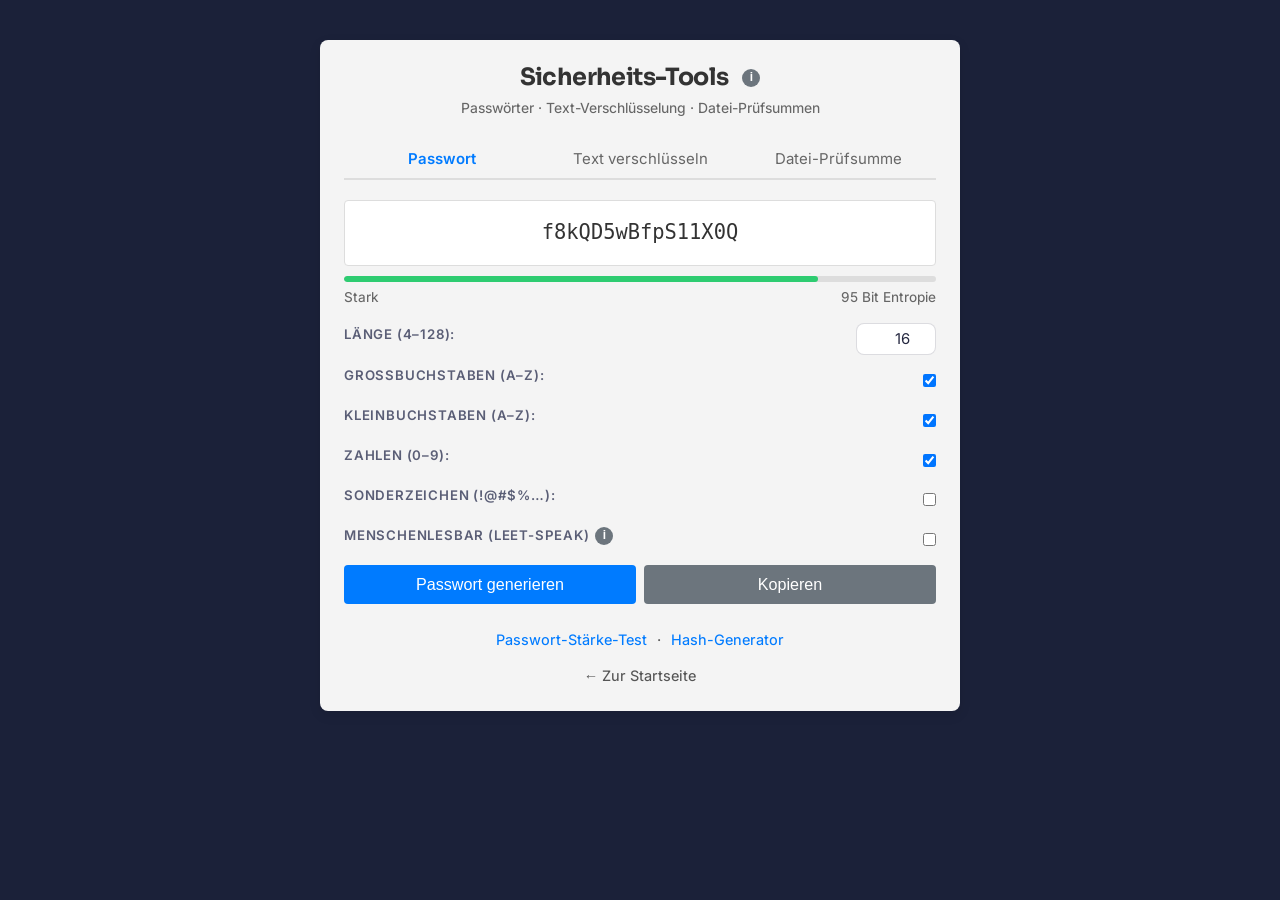
<file: generator.html>
<!DOCTYPE html>
<html lang="de">
<head>
    <meta charset="UTF-8">
    <meta name="viewport" content="width=device-width, initial-scale=1.0">
    <title>Sicherheits-Tools (Passwort · Verschlüsselung · Prüfsummen) | Lotus IT-Services</title>
    <meta name="description" content="Sichere Passwörter generieren, Texte clientseitig verschlüsseln und Datei-Prüfsummen berechnen — alles direkt im Browser, ohne Server-Call.">
    <meta name="keywords" content="Passwort-Generator, Verschlüsselung, Prüfsumme, Browser-Tool, Sicherheit, AES, SHA-256">
    <link rel="canonical" href="https://www.lotus-it.de/generator.html" />
    <!-- Open Graph / Facebook -->
    <meta property="og:type" content="website" />
    <meta property="og:url" content="https://www.lotus-it.de/generator.html" />
    <meta property="og:title" content="Sicherheits-Tools (Passwort · Verschlüsselung · Prüfsummen) | Lotus IT-Services" />
    <meta property="og:description" content="Sichere Passwörter generieren, Texte clientseitig verschlüsseln und Datei-Prüfsummen berechnen — alles direkt im Browser, ohne Server-Call." />
    <meta property="og:locale" content="de_DE" />
    <meta property="og:site_name" content="Lotus IT-Services" />
    <!-- Twitter -->
    <meta property="twitter:card" content="summary" />
    <meta property="twitter:title" content="Sicherheits-Tools (Passwort · Verschlüsselung · Prüfsummen) | Lotus IT-Services" />
    <meta property="twitter:description" content="Sichere Passwörter generieren, Texte clientseitig verschlüsseln und Datei-Prüfsummen berechnen — alles direkt im Browser, ohne Server-Call." />
    <script type="application/ld+json">
    {
      "@context": "https://schema.org",
      "@type": "SoftwareApplication",
      "name": "Sicherheits-Tools",
      "description": "Sichere Passwörter generieren, Texte verschlüsseln und Prüfsummen berechnen",
      "url": "https://www.lotus-it.de/generator.html",
      "applicationCategory": "UtilityApplication",
      "operatingSystem": "Web Browser",
      "provider": {
        "@type": "Organization",
        "name": "Lotus IT-Services"
      }
    }
    </script>
    <link rel="stylesheet" href="style.css">
    <link rel="stylesheet" href="fonts/fonts.css">
    <style>
        .generator-container {
            max-width: 640px;
            margin: 40px auto;
            padding: 24px;
            background: #f4f4f4;
            border-radius: 8px;
            box-shadow: 0 4px 12px rgba(0,0,0,0.1);
            font-family: 'Inter', sans-serif;
        }

        .generator-container h1 {
            text-align: center;
            color: #333;
            font-size: 1.4rem;
            margin: 0 0 6px;
        }

        .tool-subtitle {
            text-align: center;
            color: #666;
            font-size: 0.82rem;
            margin-bottom: 20px;
        }

        /* ============ Tab Navigation ============ */
        .tab-nav {
            display: flex;
            gap: 2px;
            border-bottom: 2px solid #ddd;
            margin-bottom: 20px;
            overflow-x: auto;
        }

        .tab-btn {
            flex: 1;
            min-width: fit-content;
            padding: 10px 14px;
            background: transparent;
            border: none;
            border-bottom: 2px solid transparent;
            margin-bottom: -2px;
            cursor: pointer;
            font-size: 0.88rem;
            color: #666;
            font-family: inherit;
            transition: color 0.2s, border-color 0.2s;
            white-space: nowrap;
        }

        .tab-btn:hover { color: #007bff; }

        .tab-btn.active {
            color: #007bff;
            border-bottom-color: #007bff;
            font-weight: 600;
        }

        .tab-panel { display: none; }
        .tab-panel.active { display: block; }

        /* ============ Common ============ */
        .result-container {
            background: #fff;
            padding: 15px;
            margin-bottom: 10px;
            border-radius: 4px;
            word-break: break-all;
            font-family: monospace;
            font-size: 1.2rem;
            text-align: center;
            border: 1px solid #ddd;
            min-height: 3rem;
            display: flex;
            align-items: center;
            justify-content: center;
        }

        .strength-wrapper { margin-bottom: 15px; }
        .strength-track {
            height: 6px;
            background: #ddd;
            border-radius: 3px;
            overflow: hidden;
            margin-bottom: 4px;
        }
        .strength-bar {
            height: 100%;
            width: 0%;
            border-radius: 3px;
            transition: width 0.3s, background-color 0.3s;
        }
        .strength-meta {
            display: flex;
            justify-content: space-between;
            font-size: 0.8rem;
            color: #666;
        }

        .setting {
            display: flex;
            justify-content: space-between;
            align-items: center;
            margin-bottom: 10px;
        }

        .btn-row {
            display: flex;
            gap: 8px;
            margin-bottom: 10px;
        }

        .btn {
            flex: 1;
            padding: 10px;
            background-color: #007bff;
            color: white;
            border: none;
            border-radius: 4px;
            cursor: pointer;
            font-size: 0.95rem;
        }
        .btn:hover { background-color: #0056b3; }
        .btn:disabled { background-color: #aaa; cursor: not-allowed; }

        .btn-secondary { background-color: #6c757d; }
        .btn-secondary:hover:not(:disabled) { background-color: #545b62; }

        .trust-badge {
            display: flex;
            align-items: center;
            gap: 8px;
            background: #e8f5e9;
            border: 1px solid #a5d6a7;
            border-radius: 6px;
            padding: 10px 14px;
            margin-bottom: 16px;
            font-size: 0.8rem;
            color: #2e7d32;
        }
        .trust-badge svg { flex-shrink: 0; width: 18px; height: 18px; }

        /* Global input resets */
        .generator-container input[type="checkbox"] {
            appearance: auto;
            -webkit-appearance: checkbox;
            width: auto;
            padding: 0;
            border: revert;
            border-radius: 0;
            background: revert;
            box-shadow: none;
            cursor: pointer;
        }

        .generator-container input[type="number"] {
            width: 80px;
            padding: 6px 10px;
            text-align: right;
        }

        .generator-container input[type="text"],
        .generator-container input[type="password"],
        .generator-container select,
        .generator-container textarea {
            appearance: auto;
            -webkit-appearance: auto;
            width: 100%;
            padding: 9px 12px;
            font-size: 0.9rem;
            border: 1px solid #ccc;
            border-radius: 4px;
            background: #fff;
            color: #333;
            outline: none;
            box-sizing: border-box;
            font-family: inherit;
        }

        .generator-container input[type="text"]:focus,
        .generator-container input[type="password"]:focus,
        .generator-container select:focus,
        .generator-container textarea:focus {
            border-color: #007bff;
            box-shadow: 0 0 0 3px rgba(0,123,255,.12);
        }

        .generator-container textarea {
            font-family: monospace;
            font-size: 0.85rem;
            resize: vertical;
            min-height: 90px;
        }

        .setting--disabled { opacity: 0.4; pointer-events: none; }

        .field-label {
            display: block;
            font-size: 0.82rem;
            color: #555;
            margin-bottom: 5px;
            font-weight: 500;
        }

        .field-hint {
            font-size: 0.75rem;
            color: #888;
            margin-top: 4px;
            margin-bottom: 10px;
        }

        .nav-link {
            display: block;
            text-align: center;
            margin-top: 12px;
            font-size: 0.85rem;
            color: #555;
            text-decoration: none;
        }
        .nav-link:hover { text-decoration: underline; }

        .tool-nav {
            display: flex;
            justify-content: center;
            gap: 10px;
            margin-top: 24px;
            font-size: 0.85rem;
            color: #555;
        }
        .tool-nav a {
            color: #007bff;
            text-decoration: none;
        }
        .tool-nav a:hover { text-decoration: underline; }

        .info-btn {
            display: inline-flex;
            align-items: center;
            justify-content: center;
            width: 18px; height: 18px;
            border-radius: 50%;
            background: #6c757d;
            color: #fff;
            font-size: 0.7rem;
            font-weight: bold;
            border: none;
            cursor: pointer;
            margin-left: 6px;
            padding: 0;
            flex-shrink: 0;
            line-height: 1;
        }
        .info-btn:hover { background: #495057; }

        /* Modal */
        .modal-backdrop {
            display: none;
            position: fixed;
            inset: 0;
            background: rgba(0,0,0,0.5);
            z-index: 100;
            align-items: center;
            justify-content: center;
        }
        .modal-backdrop.is-open { display: flex; }

        .modal {
            background: #fff;
            border-radius: 8px;
            padding: 24px;
            max-width: 460px;
            width: 90%;
            max-height: 85vh;
            overflow-y: auto;
            box-shadow: 0 8px 24px rgba(0,0,0,0.2);
            font-family: 'Inter', sans-serif;
        }

        .modal h2 {
            margin: 0 0 12px;
            font-size: 1.1rem;
            color: #333;
        }

        .modal p {
            margin: 0 0 10px;
            font-size: 0.875rem;
            color: #555;
            line-height: 1.5;
        }

        .modal p:last-of-type { margin-bottom: 16px; }
        .modal code {
            background: rgba(0,0,0,.07);
            border-radius: 3px;
            padding: 1px 5px;
            font-size: 0.85rem;
        }

        .modal-note {
            background: #f0f4ff;
            border-left: 3px solid #007bff;
            padding: 8px 12px;
            border-radius: 4px;
            font-size: 0.8rem;
            color: #444;
            margin-bottom: 16px;
        }

        .modal-close {
            display: block;
            width: 100%;
            padding: 8px;
            background: #6c757d;
            color: #fff;
            border: none;
            border-radius: 4px;
            cursor: pointer;
            font-size: 0.9rem;
        }
        .modal-close:hover { background: #495057; }

        /* ============ Text Encryption ============ */
        #enc-result {
            display: none;
            margin-top: 16px;
            padding: 14px;
            background: #fff;
            border: 1px solid #ddd;
            border-radius: 4px;
        }

        #enc-result.is-visible { display: block; }

        #enc-link {
            width: 100%;
            font-size: 0.75rem;
            font-family: monospace;
            word-break: break-all;
            resize: vertical;
            min-height: 80px;
            box-sizing: border-box;
        }

        .enc-warn {
            margin-top: 10px;
            padding: 8px 12px;
            font-size: 0.78rem;
            color: #856404;
            background: #fff8e1;
            border: 1px solid #ffe082;
            border-radius: 4px;
            line-height: 1.5;
        }

        /* ============ File Checksum ============ */
        .drop-zone {
            border: 2px dashed #aaa;
            border-radius: 6px;
            padding: 28px 16px;
            text-align: center;
            color: #666;
            font-size: 0.88rem;
            background: #fff;
            cursor: pointer;
            transition: border-color 0.2s, background 0.2s;
            margin-bottom: 12px;
        }

        .drop-zone.drag-over {
            border-color: #007bff;
            background: #e7f1ff;
            color: #007bff;
        }

        .drop-zone input[type="file"] { display: none; }

        .file-picker-row {
            display: flex;
            gap: 8px;
            margin-bottom: 12px;
        }

        .file-picker-row .btn { font-size: 0.85rem; padding: 8px; }

        .file-results {
            margin-top: 12px;
            max-height: 320px;
            overflow-y: auto;
        }

        .file-row {
            padding: 10px 12px;
            background: #fff;
            border: 1px solid #e0e0e0;
            border-radius: 4px;
            margin-bottom: 6px;
            font-size: 0.8rem;
        }

        .file-row-head {
            display: flex;
            justify-content: space-between;
            gap: 8px;
            margin-bottom: 4px;
            align-items: baseline;
        }

        .file-name {
            font-weight: 500;
            color: #333;
            word-break: break-all;
        }

        .file-size {
            color: #888;
            font-size: 0.72rem;
            flex-shrink: 0;
        }

        .file-hash {
            font-family: monospace;
            font-size: 0.72rem;
            color: #444;
            word-break: break-all;
            background: #f8f8f8;
            padding: 6px 8px;
            border-radius: 3px;
            cursor: pointer;
            user-select: all;
        }

        .file-hash.is-calc { color: #888; font-style: italic; }
        .file-hash.is-error { color: #c0392b; background: #fdecea; }

        .file-hash-match {
            margin-top: 4px;
            font-size: 0.72rem;
            font-weight: 600;
        }
        .file-hash-match.is-ok   { color: #1e7e34; }
        .file-hash-match.is-fail { color: #c0392b; }

        .verify-row {
            display: flex;
            gap: 8px;
            margin-bottom: 8px;
        }

        .verify-row input[type="text"] {
            flex: 1;
            font-family: monospace;
            font-size: 0.75rem;
        }

        .copy-feedback { color: #1e7e34; font-size: 0.78rem; margin-left: 8px; }
    </style>
</head>
<body>
    <main>
    <div class="generator-container">
        <h1 style="display:flex; align-items:center; justify-content:center; gap:8px;">
            <span id="generator-title-text">Sicherheits-Tools</span>
            <button class="info-btn" id="haftung-info-btn" type="button" aria-label="Informationen zum Haftungsausschluss?">i</button>
        </h1>
        <div class="modal-backdrop" id="haftung-modal" role="dialog" aria-modal="true" aria-labelledby="haftung-modal-title">
            <div class="modal">
                <h2 id="haftung-modal-title">Haftungsausschluss</h2>
                <div id="haftung-modal-copy">
                <p>
                    Die auf dieser Seite bereitgestellten Tools (insbesondere zur Textverschlüsselung,
                    Passworterzeugung sowie zur Erstellung und Prüfung von Prüfsummen) dienen ausschließlich
                    zu Informations-, Demonstrations- und Unterstützungszwecken im Bereich IT-Sicherheit.
                </p>

                <h3>Keine Garantie für Sicherheit oder Eignung</h3>
                <p>
                    Es wird keine Gewähr dafür übernommen, dass die bereitgestellten Funktionen den aktuellen
                    sicherheitstechnischen Anforderungen entsprechen oder für einen bestimmten Einsatzzweck
                    geeignet sind. Insbesondere stellen die generierten Ergebnisse keine geprüften oder
                    zertifizierten Sicherheitsmechanismen dar.
                </p>

                <h3>Kein Ersatz für professionelle Sicherheitsmaßnahmen</h3>
                <p>
                    Die Nutzung der bereitgestellten Tools ersetzt keine professionelle Sicherheitsarchitektur,
                    keine individuelle Risikoanalyse und keine fachkundige Beratung durch IT-Sicherheitsexperten.
                    Für produktive oder sicherheitskritische Anwendungen sind stets geeignete, geprüfte und
                    regelmäßig aktualisierte Verfahren einzusetzen.
                </p>

                <h3>Nutzung auf eigenes Risiko</h3>
                <p>
                    Die Verwendung der erzeugten Passwörter, Verschlüsselungen oder Prüfsummen erfolgt auf eigene
                    Verantwortung. Der Betreiber übernimmt keine Haftung für Schäden, Datenverluste,
                    Sicherheitsvorfälle oder sonstige Nachteile, die direkt oder indirekt aus der Nutzung der Tools
                    entstehen, sofern kein vorsätzliches oder grob fahrlässiges Verschulden vorliegt.
                </p>

                <h3>Einschränkungen kryptografischer Verfahren</h3>
                <p>
                    Die implementierten Verfahren können vereinfacht, eingeschränkt oder nicht für den produktiven
                    Einsatz optimiert sein. Es wird ausdrücklich darauf hingewiesen, dass unsachgemäße Anwendung
                    oder falsche Interpretation der Ergebnisse zu einem verminderten Sicherheitsniveau führen kann.
                </p>

                <h3>Verantwortung für eingegebene Daten</h3>
                <p>
                    Nutzer sind selbst dafür verantwortlich, welche Daten sie in die Tools eingeben. Es wird
                    dringend empfohlen, keine vertraulichen, personenbezogenen oder sicherheitskritischen
                    Informationen einzugeben, sofern nicht sichergestellt ist, dass die Verarbeitung ausschließlich
                    lokal und ohne Übertragung an Dritte erfolgt.
                </p>

                <h3>Keine Haftung für Drittkomponenten</h3>
                <p>
                    Sofern externe Bibliotheken, Frameworks oder Dienste verwendet werden, übernimmt der Betreiber
                    keine Gewähr für deren Sicherheit, Verfügbarkeit oder Funktionsfähigkeit.
                </p>

                <h3>Verfügbarkeit und Änderungen</h3>
                <p>
                    Der Betreiber behält sich vor, die bereitgestellten Funktionen jederzeit ohne vorherige
                    Ankündigung zu ändern, einzuschränken oder einzustellen. Ein Anspruch auf permanente
                    Verfügbarkeit besteht nicht.
                </p>

                <p><strong>Stand:</strong> 16.04.2026</p>
                </div>
                <button class="modal-close" data-close="haftung-modal">Verstanden</button>
            </div>
        </div>

        <p class="tool-subtitle">Passwörter · Text-Verschlüsselung · Datei-Prüfsummen</p>

        <nav class="tab-nav" role="tablist">
            <button class="tab-btn active" data-tab="password" role="tab" aria-selected="true">Passwort</button>
            <button class="tab-btn" data-tab="encrypt"  role="tab" aria-selected="false">Text verschlüsseln</button>
            <button class="tab-btn" data-tab="checksum" role="tab" aria-selected="false">Datei-Prüfsumme</button>
        </nav>

        <!-- ================== Tab: Passwort ================== -->
        <div class="tab-panel active" id="tab-password" role="tabpanel">
            <div class="result-container" id="password-display">Klicke auf Generieren</div>

            <div class="strength-wrapper">
                <div class="strength-track">
                    <div class="strength-bar" id="strength-bar"></div>
                </div>
                <div class="strength-meta">
                    <span id="strength-label"></span>
                    <span id="entropy-label"></span>
                </div>
            </div>

            <div class="setting">
                <label for="length">Länge (4–128):</label>
                <input type="number" id="length" min="4" max="128" value="16">
            </div>
            <div class="setting">
                <label for="uppercase">Großbuchstaben (A–Z):</label>
                <input type="checkbox" id="uppercase" checked>
            </div>
            <div class="setting">
                <label for="lowercase">Kleinbuchstaben (a–z):</label>
                <input type="checkbox" id="lowercase" checked>
            </div>
            <div class="setting">
                <label for="numbers">Zahlen (0–9):</label>
                <input type="checkbox" id="numbers" checked>
            </div>
            <div class="setting">
                <label for="symbols">Sonderzeichen (!@#$%…):</label>
                <input type="checkbox" id="symbols">
            </div>
            <div class="setting">
                <label for="memorable" style="display:flex;align-items:center;gap:0;">
                    <span id="memorable-label-text">Menschenlesbar (Leet-Speak)</span>
                    <button class="info-btn" id="leet-info-btn" type="button" aria-label="Warum sind Leet-Passwörter schwächer?">i</button>
                </label>
                <input type="checkbox" id="memorable">
            </div>

            <div class="btn-row">
                <button class="btn" id="generate-btn">Passwort generieren</button>
                <button class="btn btn-secondary" id="copy-btn" disabled>Kopieren</button>
            </div>
        </div>

        <!-- ================== Tab: Verschlüsselung ================== -->
        <div class="tab-panel" id="tab-encrypt" role="tabpanel">
            <div class="trust-badge" role="note">
                <svg viewBox="0 0 24 24" fill="none" stroke="currentColor" stroke-width="2" stroke-linecap="round" stroke-linejoin="round" aria-hidden="true">
                    <path d="M12 22s8-4 8-10V5l-8-3-8 3v7c0 6 8 10 8 10z"/>
                </svg>
                <span>AES-GCM 256 im Browser — Klartext verlässt nie diese Seite</span>
            </div>

            <label class="field-label" for="enc-input">Zu verschlüsselnder Text</label>
            <textarea id="enc-input" placeholder="Passwort, API-Key, sensible Information…" autocomplete="off" spellcheck="false"></textarea>

            <label class="field-label" for="enc-pass" style="margin-top:10px;">
                <span id="enc-pass-label-text">Passphrase (optional)</span>
                <button class="info-btn" id="enc-info-btn" type="button" aria-label="Was macht die Passphrase?">i</button>
            </label>
            <input type="password" id="enc-pass" placeholder="Leer lassen für Schlüssel im Link" autocomplete="new-password">
            <p class="field-hint">Mit Passphrase: Empfänger muss sie kennen (sicherer). Ohne: Schlüssel wird in den Link eingebettet.</p>

            <div class="btn-row" style="margin-top:12px;">
                <button class="btn" id="enc-btn">Verschlüsseln &amp; Link erzeugen</button>
            </div>

            <div id="enc-result" aria-live="polite">
                <label class="field-label" for="enc-link">Dein Einmallink:</label>
                <textarea id="enc-link" readonly rows="3" onclick="this.select()"></textarea>
                <div class="btn-row" style="margin-top:8px;">
                    <button class="btn btn-secondary" id="enc-copy-btn">Link kopieren</button>
                    <button class="btn btn-secondary" id="enc-mail-btn">Per E-Mail senden</button>
                </div>
                <div class="enc-warn">
                    <strong>Hinweis:</strong> Diese Seite ist statisch — der Link lässt sich ohne Backend nicht serverseitig invalidieren. Behandle ihn als Einmal-Geheimnis: Empfänger soll nach dem Abruf den Link löschen.
                </div>
            </div>
        </div>

        <!-- ================== Tab: Prüfsumme ================== -->
        <div class="tab-panel" id="tab-checksum" role="tabpanel">
            <div class="trust-badge" role="note">
                <svg viewBox="0 0 24 24" fill="none" stroke="currentColor" stroke-width="2" stroke-linecap="round" stroke-linejoin="round" aria-hidden="true">
                    <path d="M12 22s8-4 8-10V5l-8-3-8 3v7c0 6 8 10 8 10z"/>
                </svg>
                <span>Prüfsummen werden lokal berechnet — Dateien werden nicht hochgeladen</span>
            </div>

            <div class="setting">
                <label for="hash-algo">Algorithmus:</label>
                <select id="hash-algo" style="width:auto;">
                    <option value="SHA-256" selected>SHA-256</option>
                    <option value="SHA-512">SHA-512</option>
                    <option value="SHA-384">SHA-384</option>
                    <option value="SHA-1">SHA-1 (unsicher, nur für Legacy)</option>
                </select>
            </div>

            <label class="drop-zone" id="drop-zone" for="file-input">
                <span id="drop-zone-text">Dateien hier ablegen oder klicken zum Auswählen</span>
                <input type="file" id="file-input" multiple>
            </label>

            <div class="file-picker-row">
                <button class="btn btn-secondary" id="dir-btn" type="button">Verzeichnis wählen</button>
                <button class="btn btn-secondary" id="clear-btn" type="button">Liste leeren</button>
                <input type="file" id="dir-input" webkitdirectory directory multiple style="display:none;">
            </div>

            <label class="field-label" for="verify-input">Prüfsumme verifizieren (optional):</label>
            <div class="verify-row">
                <input type="text" id="verify-input" placeholder="Erwartete Prüfsumme einfügen…" autocomplete="off">
            </div>
            <p class="field-hint">Wenn ausgefüllt, werden alle berechneten Hashes mit diesem Wert verglichen.</p>

            <div class="file-results" id="file-results" aria-live="polite"></div>
        </div>

        <nav class="tool-nav" aria-label="Weitere Tools">
            <a href="strength.html">Passwort-Stärke-Test</a>
            <span aria-hidden="true">·</span>
            <a href="hash.html">Hash-Generator</a>
        </nav>
        <a href="it-services.html" class="nav-link">← Zur Startseite</a>
    </div>

    <!-- Modal: Leet-Speak -->
    <div class="modal-backdrop" id="leet-modal" role="dialog" aria-modal="true" aria-labelledby="leet-modal-title">
        <div class="modal">
            <h2 id="leet-modal-title">Warum sind Leet-Passwörter schwächer?</h2>
            <div id="leet-modal-copy">
            <p>Cracking-Tools wie Hashcat haben Leet-Substitutionen als <strong>Standardregel</strong> eingebaut. Wer <code>password</code> probiert, probiert automatisch auch <code>p@55w0rd!</code> — ohne Mehraufwand.</p>
            <p>Ein Passwort wie <code>B0ckwur5tSt4nd!</code> hat strukturell nur ca. <strong>20 Bit Entropie</strong>. Ein echter Zufallsgenerator erreicht mit 16 Zeichen ~95 Bit.</p>
            <div class="modal-note">
                <strong>Wann trotzdem sinnvoll:</strong> Wenn das Passwort auswendig gelernt werden muss und kein Passwort-Manager in Frage kommt — z.&nbsp;B. ein WLAN-Passwort für Gäste.
            </div>
            </div>
            <button class="modal-close" data-close="leet-modal">Verstanden</button>
        </div>
    </div>

    <!-- Modal: Encryption info -->
    <div class="modal-backdrop" id="enc-modal" role="dialog" aria-modal="true" aria-labelledby="enc-modal-title">
        <div class="modal">
            <h2 id="enc-modal-title">Passphrase: Was bewirkt sie?</h2>
            <div id="enc-modal-copy">
            <p><strong>Ohne Passphrase:</strong> Ein zufälliger Schlüssel wird erzeugt und direkt in den Link eingebettet (im URL-Fragment nach <code>#</code>). Fragmente werden vom Browser <em>nicht</em> an den Server gesendet — der Schlüssel bleibt also privat zwischen Sender und Empfänger. Jeder mit dem Link kann den Inhalt lesen.</p>
            <p><strong>Mit Passphrase:</strong> Es wird kein Schlüssel in den Link geschrieben. Stattdessen wird aus deiner Passphrase per PBKDF2 (250&nbsp;000 Iterationen, SHA-256) ein Schlüssel abgeleitet. Der Empfänger braucht <em>sowohl</em> den Link <em>als auch</em> die Passphrase — die du über einen separaten Kanal übermittelst (z.&nbsp;B. Telefon, Signal).</p>
            <div class="modal-note">
                Die Passphrase-Variante ist sicherer gegen unbeabsichtigte Link-Weitergabe. Für Geheimnisse mit hohem Schutzbedarf: Passphrase setzen und separat übermitteln.
            </div>
            </div>
            <button class="modal-close" data-close="enc-modal">Verstanden</button>
        </div>
    </div>
    </main>

    <script src="generator.js"></script>
</body>
</html>
</file>
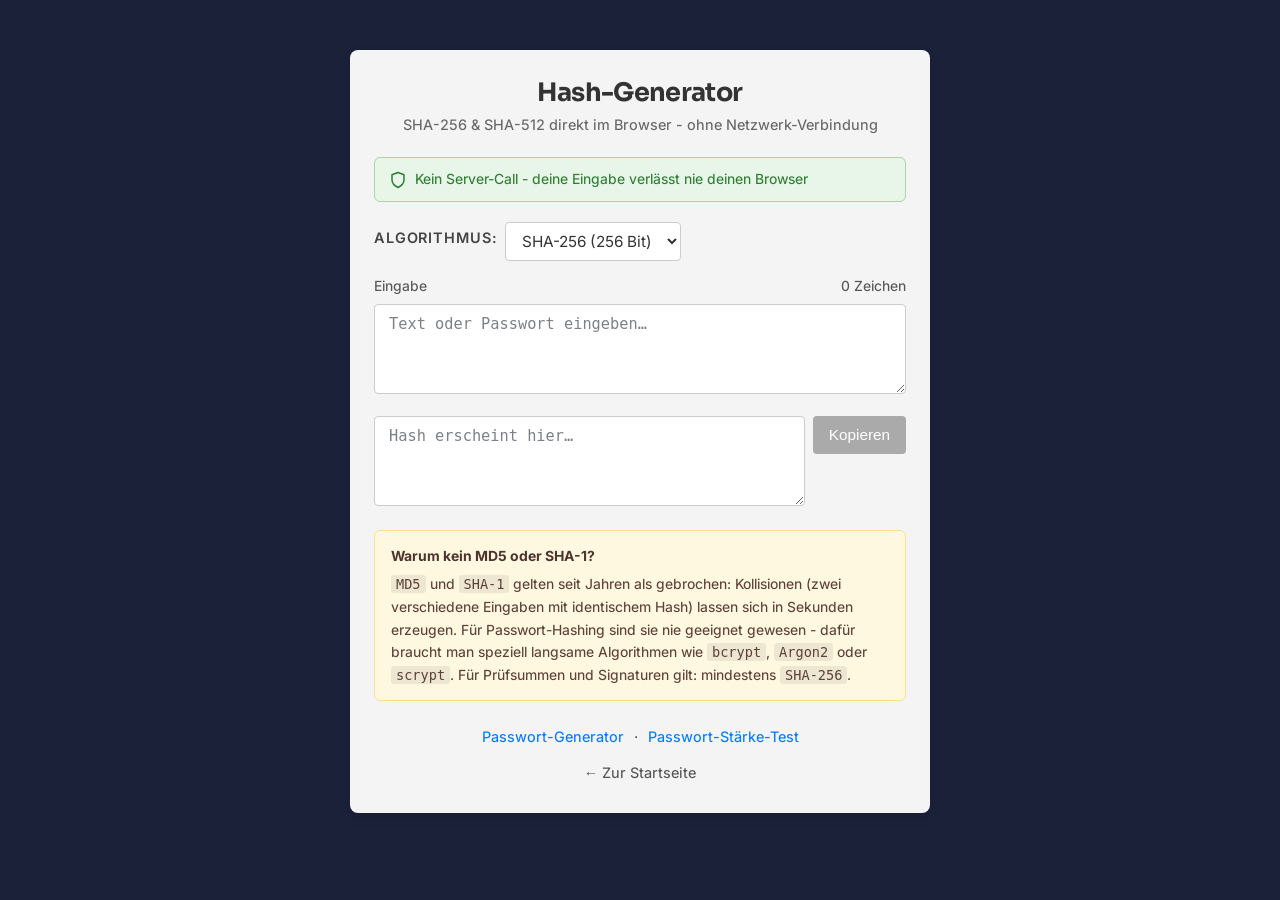
<file: hash.html>
<!DOCTYPE html>
<html lang="de">
<head>
    <meta charset="UTF-8">
    <meta name="viewport" content="width=device-width, initial-scale=1.0">
    <title>Hash-Generator (SHA-256 / SHA-512) | Lotus IT-Services</title>
    <meta name="description" content="SHA-256 und SHA-512 Hashes direkt im Browser berechnen — kein Server, kein Datenverlust. Mit Erklärung warum MD5 und SHA-1 gebrochen sind.">
    <meta name="keywords" content="SHA-256, SHA-512, Hash-Generator, Browser-Tool, Sichere Hashes, MD5, SHA-1, Prüfsumme">
    <link rel="canonical" href="https://www.lotus-it.de/hash.html" />
    <!-- Open Graph / Facebook -->
    <meta property="og:type" content="website" />
    <meta property="og:url" content="https://www.lotus-it.de/hash.html" />
    <meta property="og:title" content="Hash-Generator (SHA-256 / SHA-512) | Lotus IT-Services" />
    <meta property="og:description" content="SHA-256 und SHA-512 Hashes direkt im Browser berechnen — kein Server, kein Datenverlust." />
    <meta property="og:locale" content="de_DE" />
    <meta property="og:site_name" content="Lotus IT-Services" />
    <!-- Twitter -->
    <meta property="twitter:card" content="summary" />
    <meta property="twitter:title" content="Hash-Generator (SHA-256 / SHA-512) | Lotus IT-Services" />
    <meta property="twitter:description" content="SHA-256 und SHA-512 Hashes direkt im Browser berechnen — kein Server, kein Datenverlust." />
    <script type="application/ld+json">
    {
      "@context": "https://schema.org",
      "@type": "SoftwareApplication",
      "name": "Hash-Generator",
      "description": "SHA-256 und SHA-512 Hashes direkt im Browser berechnen",
      "url": "https://www.lotus-it.de/hash.html",
      "applicationCategory": "UtilityApplication",
      "operatingSystem": "Web Browser",
      "provider": {
        "@type": "Organization",
        "name": "Lotus IT-Services"
      }
    }
    </script>
    <link rel="stylesheet" href="style.css">
    <link rel="stylesheet" href="fonts/fonts.css">
    <style>
        .tool-container {
            max-width: 580px;
            margin: 50px auto;
            padding: 28px 24px;
            background: #f4f4f4;
            border-radius: 8px;
            box-shadow: 0 4px 12px rgba(0,0,0,0.1);
            font-family: 'Inter', sans-serif;
        }

        .tool-container h1 {
            text-align: center;
            color: #333;
            margin-bottom: 6px;
            font-size: 1.5rem;
        }

        .tool-subtitle {
            text-align: center;
            color: #666;
            font-size: 0.85rem;
            margin-bottom: 20px;
        }

        .trust-badge {
            display: flex;
            align-items: center;
            gap: 8px;
            background: #e8f5e9;
            border: 1px solid #a5d6a7;
            border-radius: 6px;
            padding: 10px 14px;
            margin-bottom: 20px;
            font-size: 0.82rem;
            color: #2e7d32;
        }

        .trust-badge svg {
            flex-shrink: 0;
            width: 18px;
            height: 18px;
        }

        .field-label {
            display: flex;
            justify-content: space-between;
            align-items: center;
            font-size: 0.82rem;
            color: #555;
            margin-bottom: 6px;
        }

        .algo-row {
            display: flex;
            gap: 8px;
            margin-bottom: 14px;
            align-items: center;
        }

        .algo-row label {
            font-size: 0.85rem;
            color: #444;
            flex-shrink: 0;
        }

        /* Override global select style */
        .tool-container select {
            width: auto;
            padding: 8px 12px;
            font-size: 0.9rem;
            border: 1px solid #ccc;
            border-radius: 4px;
            background: #fff;
            color: #333;
            cursor: pointer;
            appearance: auto;
        }

        .tool-container textarea {
            width: 100%;
            box-sizing: border-box;
            padding: 10px 14px;
            font-size: 0.9rem;
            font-family: monospace;
            border: 1px solid #ccc;
            border-radius: 4px;
            background: #fff;
            color: #333;
            resize: vertical;
            min-height: 90px;
            outline: none;
            appearance: auto;
        }

        .tool-container textarea:focus {
            border-color: #007bff;
            box-shadow: 0 0 0 3px rgba(0,123,255,.12);
        }

        .output-row {
            display: flex;
            gap: 8px;
            margin-top: 14px;
            align-items: stretch;
        }

        .hash-output {
            flex: 1;
            padding: 10px 14px;
            font-family: monospace;
            font-size: 0.82rem;
            border: 1px solid #ccc;
            border-radius: 4px;
            background: #fff;
            color: #333;
            word-break: break-all;
            resize: none;
            min-height: 56px;
            outline: none;
            cursor: text;
            appearance: auto;
            width: auto;
        }

        .btn {
            padding: 10px 16px;
            background: #007bff;
            color: #fff;
            border: none;
            border-radius: 4px;
            cursor: pointer;
            font-size: 0.9rem;
            white-space: nowrap;
            flex-shrink: 0;
            align-self: flex-start;
        }

        .btn:hover    { background: #0056b3; }
        .btn:disabled { background: #aaa; cursor: not-allowed; }

        /* Info box: broken algorithms */
        .info-box {
            margin-top: 24px;
            padding: 14px 16px;
            background: #fff8e1;
            border: 1px solid #ffe082;
            border-radius: 6px;
            font-size: 0.82rem;
            color: #5d4037;
            line-height: 1.6;
        }

        .info-box strong {
            display: block;
            margin-bottom: 6px;
            color: #4e342e;
        }

        .info-box code {
            background: rgba(0,0,0,.07);
            border-radius: 3px;
            padding: 1px 5px;
            font-size: 0.8rem;
        }

        .nav-link {
            display: block;
            text-align: center;
            margin-top: 12px;
            font-size: 0.85rem;
            color: #555;
            text-decoration: none;
        }

        .tool-nav {
            display: flex;
            justify-content: center;
            gap: 10px;
            margin-top: 24px;
            font-size: 0.85rem;
            color: #555;
        }
        .tool-nav a {
            color: #007bff;
            text-decoration: none;
        }
        .tool-nav a:hover { text-decoration: underline; }

        .nav-link:hover { text-decoration: underline; }
    </style>
</head>
<body>
    <main>
    <div class="tool-container">
        <h1>Hash-Generator</h1>
        <p class="tool-subtitle">SHA-256 &amp; SHA-512 direkt im Browser — ohne Netzwerk-Verbindung</p>

        <div class="trust-badge" role="note">
            <svg viewBox="0 0 24 24" fill="none" stroke="currentColor" stroke-width="2" stroke-linecap="round" stroke-linejoin="round" aria-hidden="true">
                <path d="M12 22s8-4 8-10V5l-8-3-8 3v7c0 6 8 10 8 10z"/>
            </svg>
            <span>Kein Server-Call — deine Eingabe verlässt nie deinen Browser</span>
        </div>

        <div class="algo-row">
            <label for="algo-select">Algorithmus:</label>
            <select id="algo-select" aria-label="Hash-Algorithmus wählen">
                <option value="SHA-256" selected>SHA-256 (256 Bit)</option>
                <option value="SHA-512">SHA-512 (512 Bit)</option>
            </select>
        </div>

        <div class="field-label">
            <span>Eingabe</span>
            <span id="char-count">0 Zeichen</span>
        </div>
        <textarea
            id="hash-input"
            placeholder="Text oder Passwort eingeben…"
            autocomplete="off"
            autocorrect="off"
            spellcheck="false"
            aria-label="Zu hashender Text"
        ></textarea>

        <div class="output-row">
            <textarea
                id="hash-output"
                class="hash-output"
                readonly
                placeholder="Hash erscheint hier…"
                aria-label="Berechneter Hash"
                rows="2"
            ></textarea>
            <button class="btn" id="copy-btn" type="button" disabled>Kopieren</button>
        </div>

        <div class="info-box" role="note">
            <strong>Warum kein MD5 oder SHA-1?</strong>
            <code>MD5</code> und <code>SHA-1</code> gelten seit Jahren als gebrochen: Kollisionen (zwei verschiedene Eingaben mit identischem Hash) lassen sich in Sekunden erzeugen. Für Passwort-Hashing sind sie nie geeignet gewesen — dafür braucht man speziell langsame Algorithmen wie <code>bcrypt</code>, <code>Argon2</code> oder <code>scrypt</code>. Für Prüfsummen und Signaturen gilt: mindestens <code>SHA-256</code>.
        </div>

        <nav class="tool-nav" aria-label="Weitere Tools">
            <a href="generator.html">Passwort-Generator</a>
            <span aria-hidden="true">·</span>
            <a href="strength.html">Passwort-Stärke-Test</a>
        </nav>
        <a href="index.html" class="nav-link">← Zur Startseite</a>
    </div>
    </main>

    <script src="hash.js"></script>
</body>
</html>
</file>
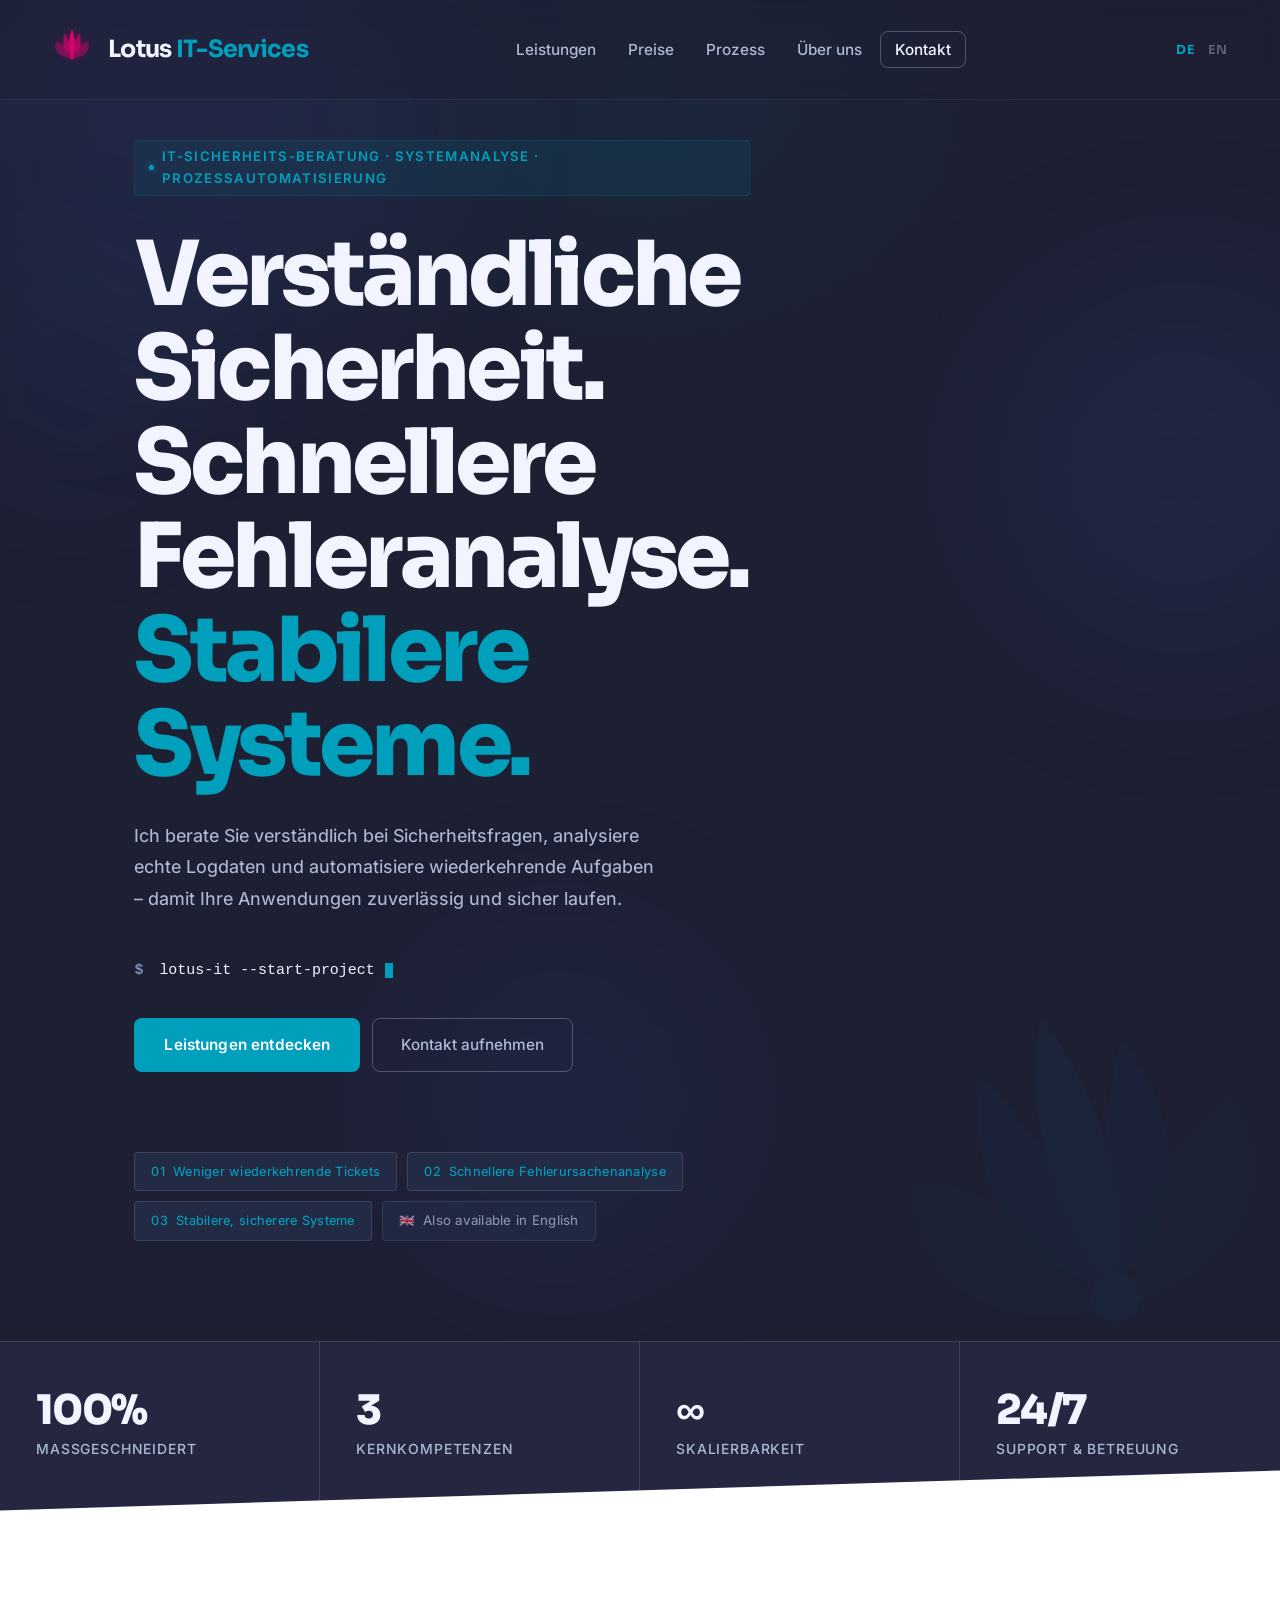
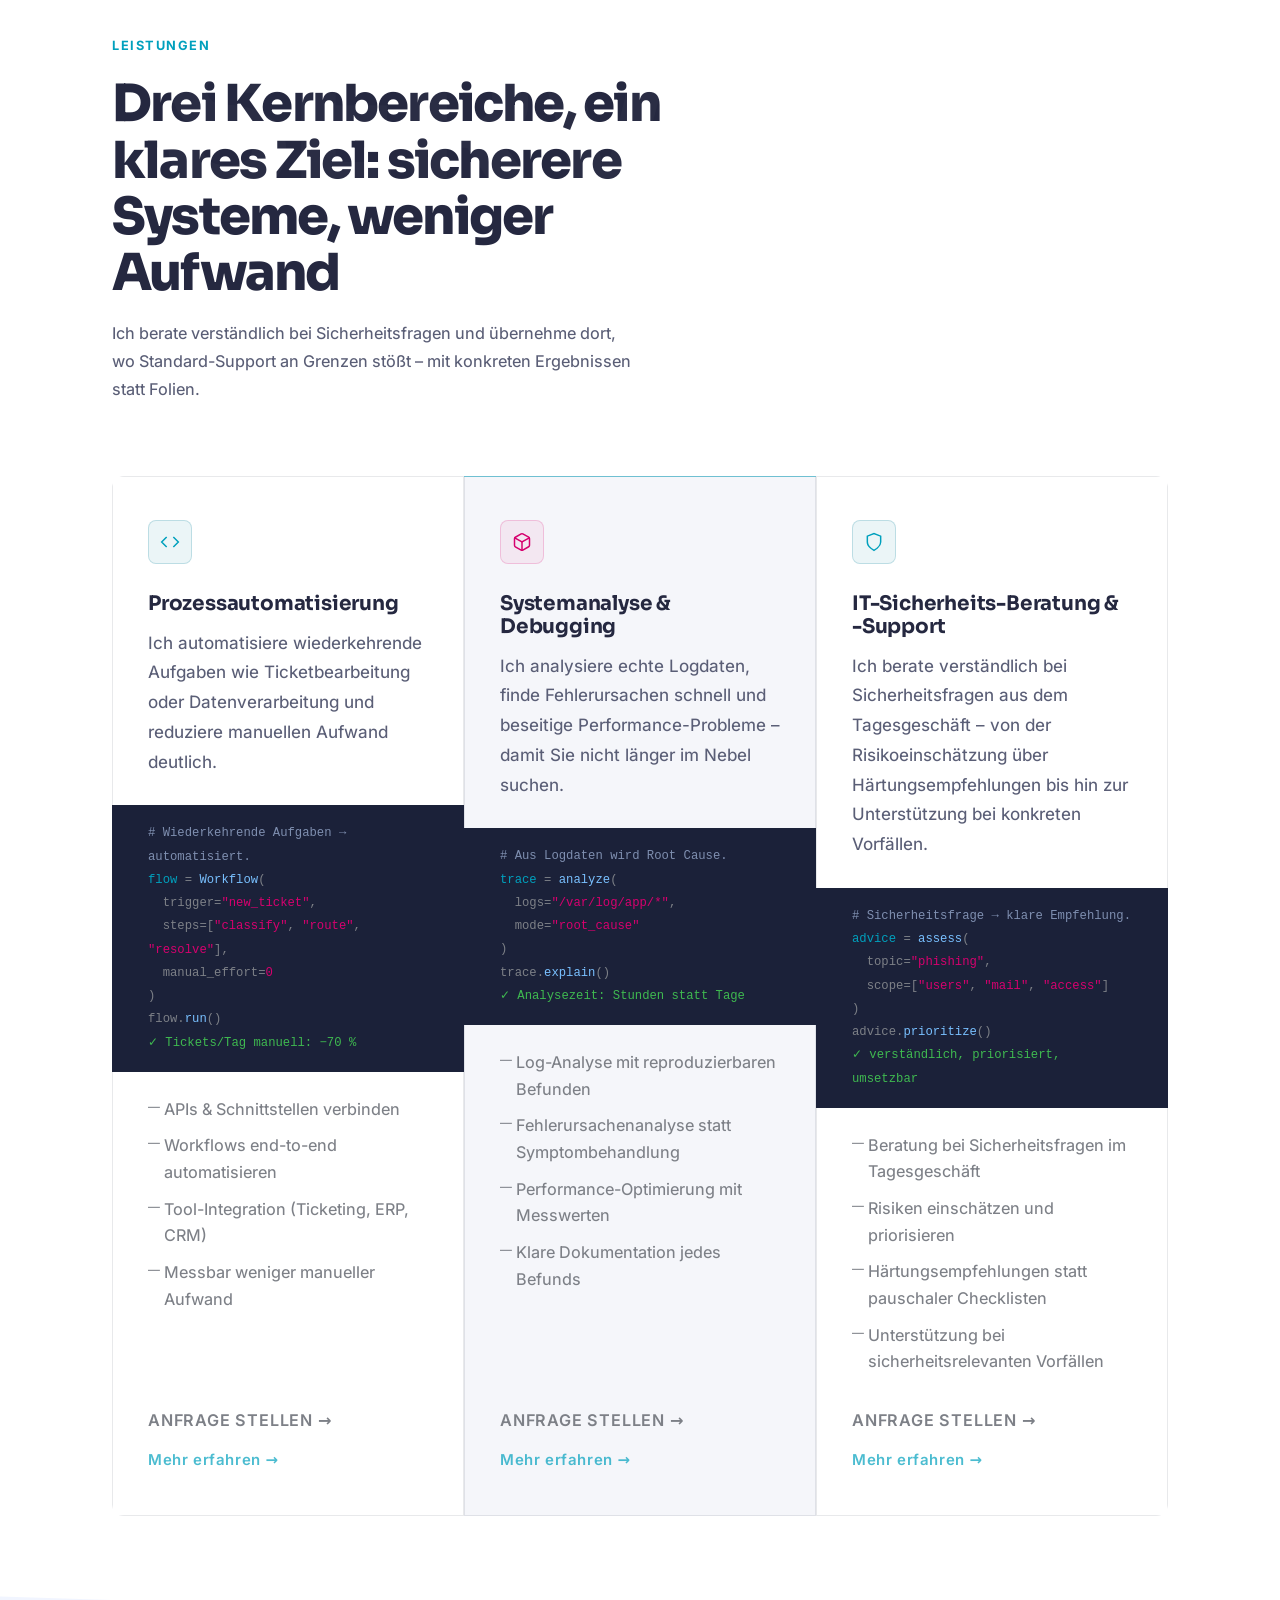
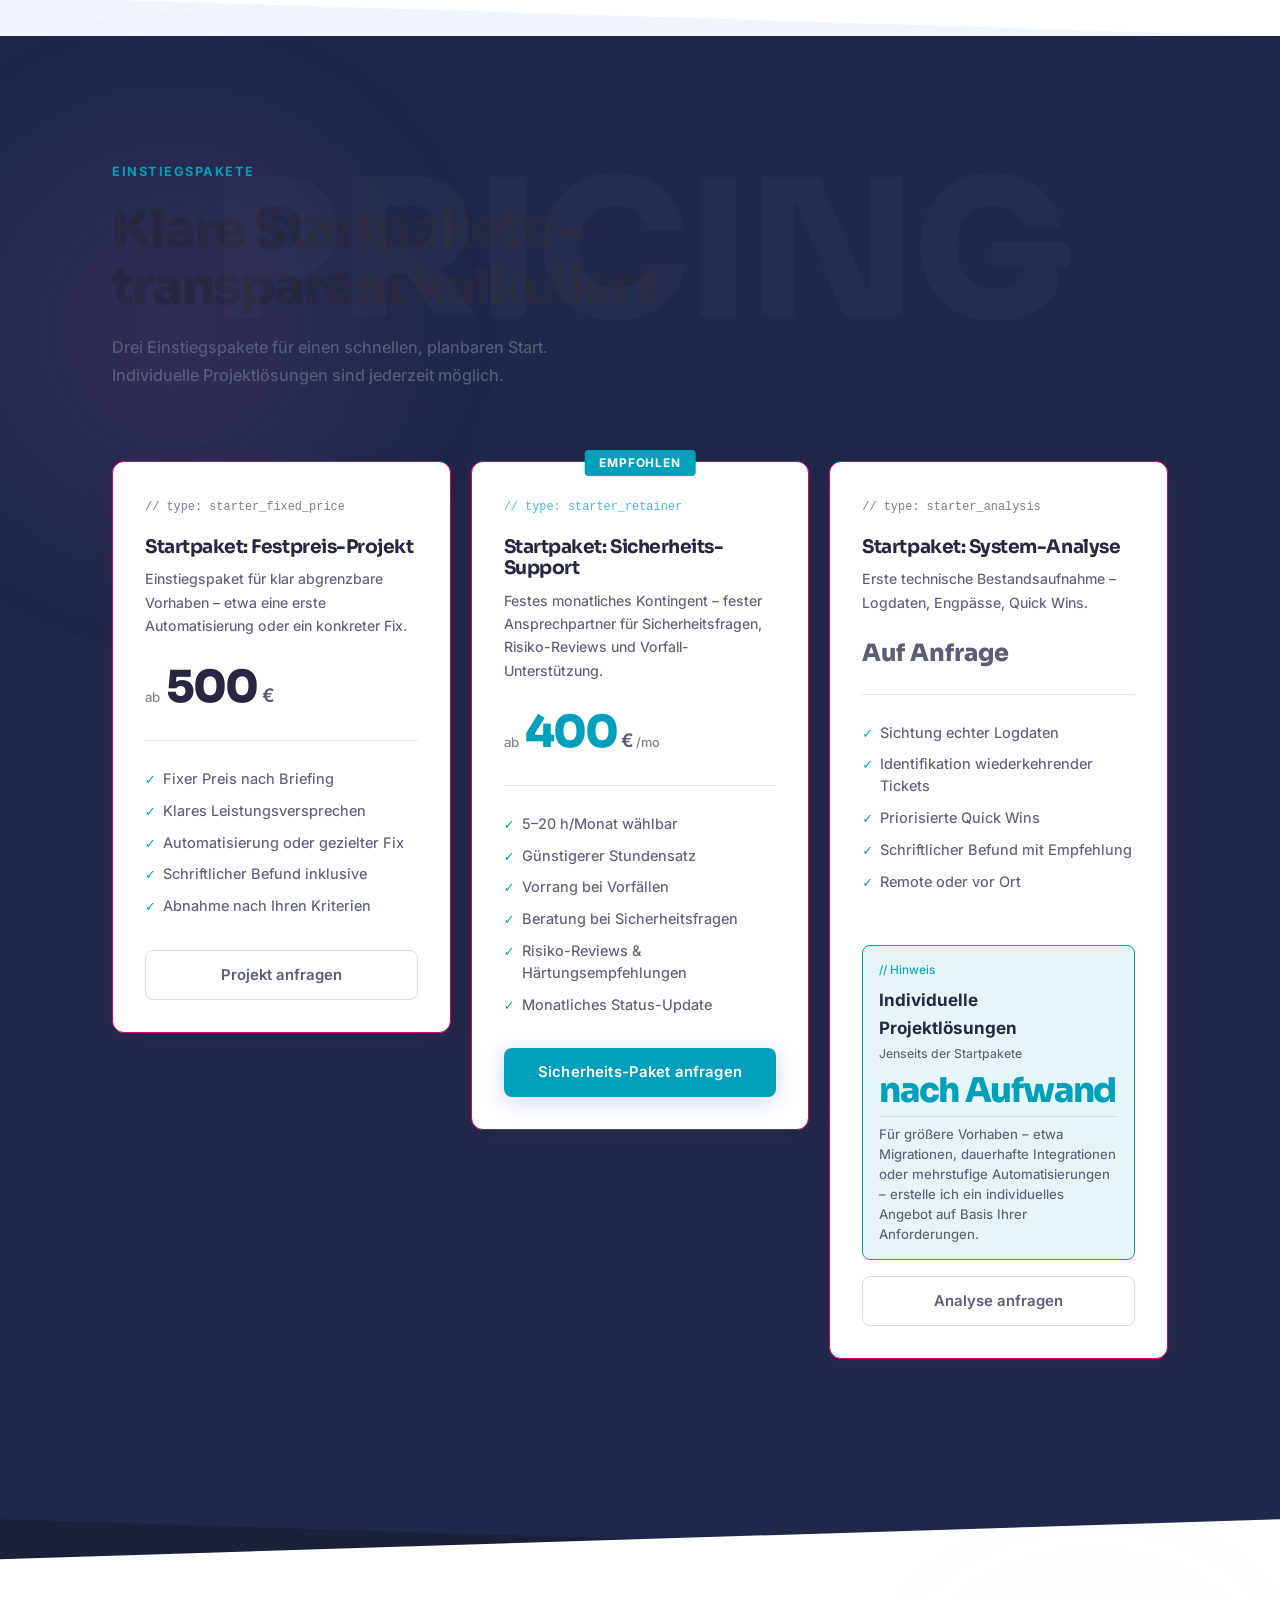
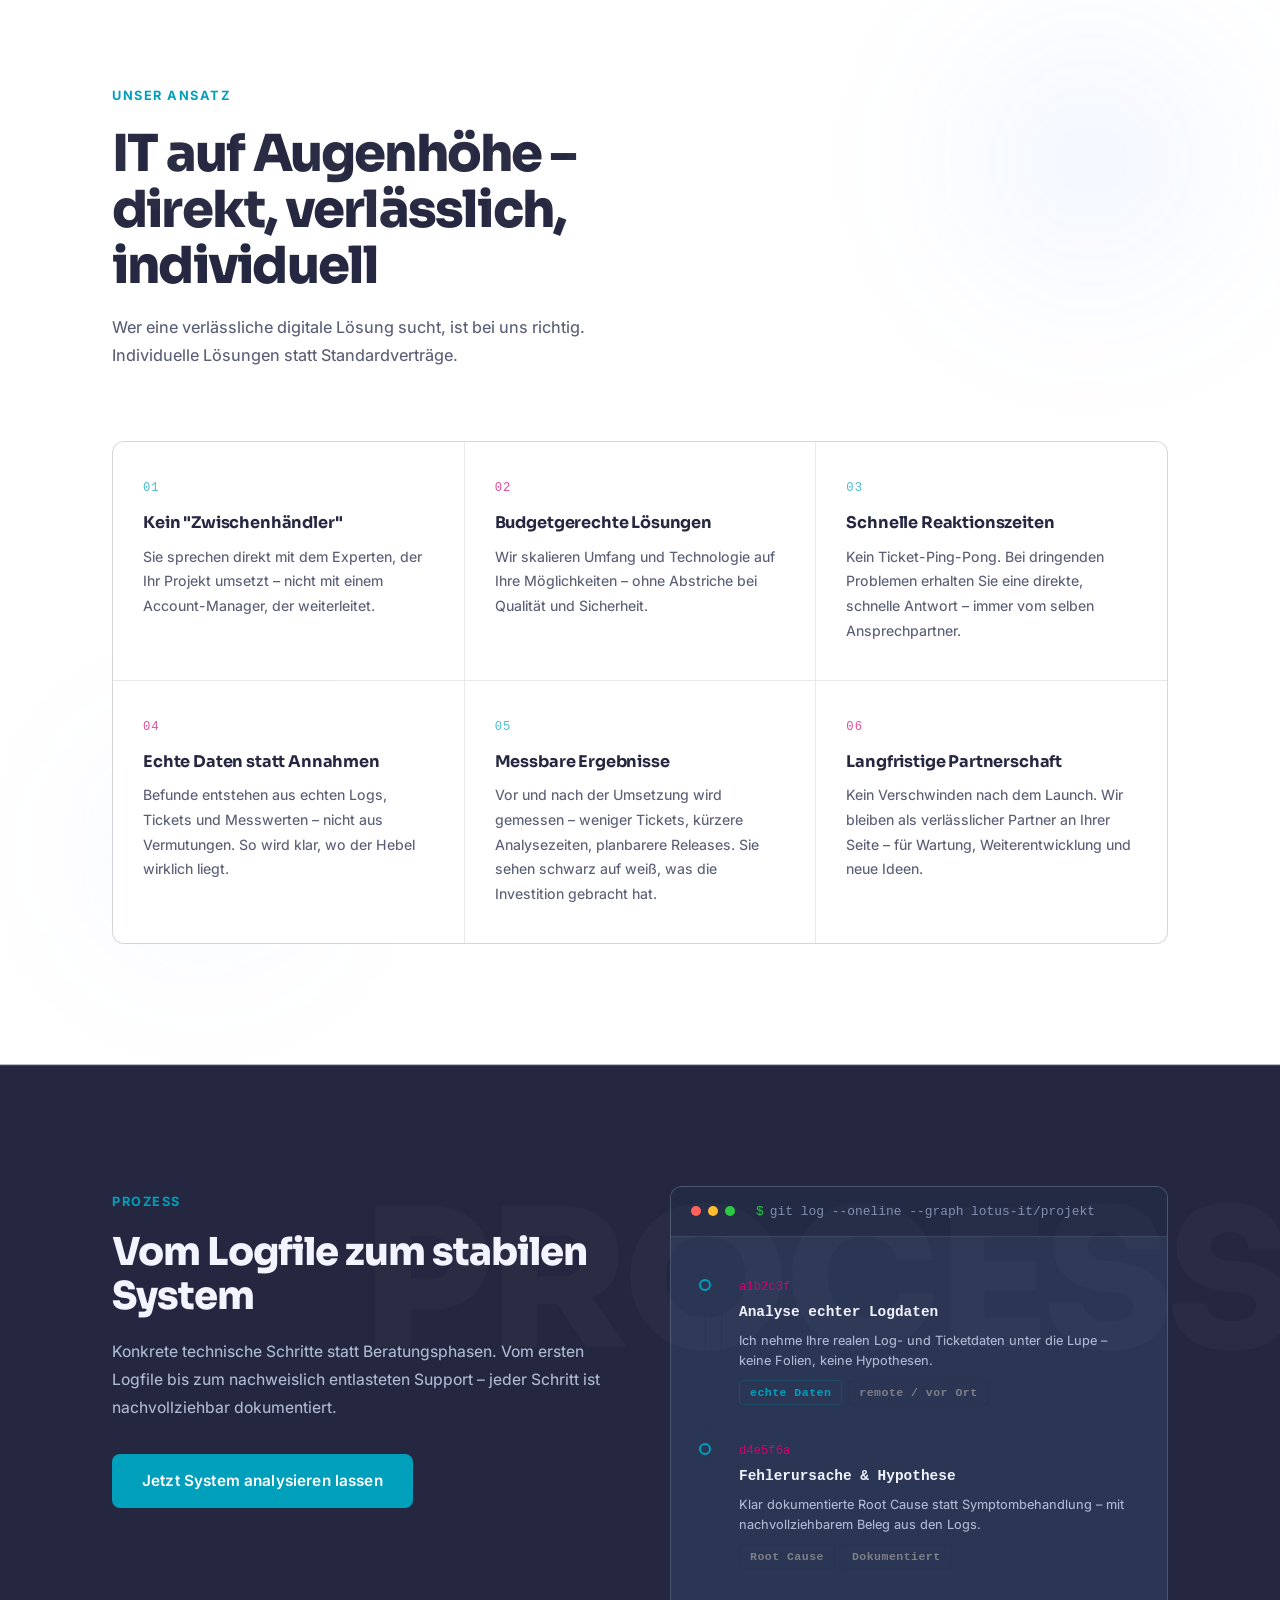
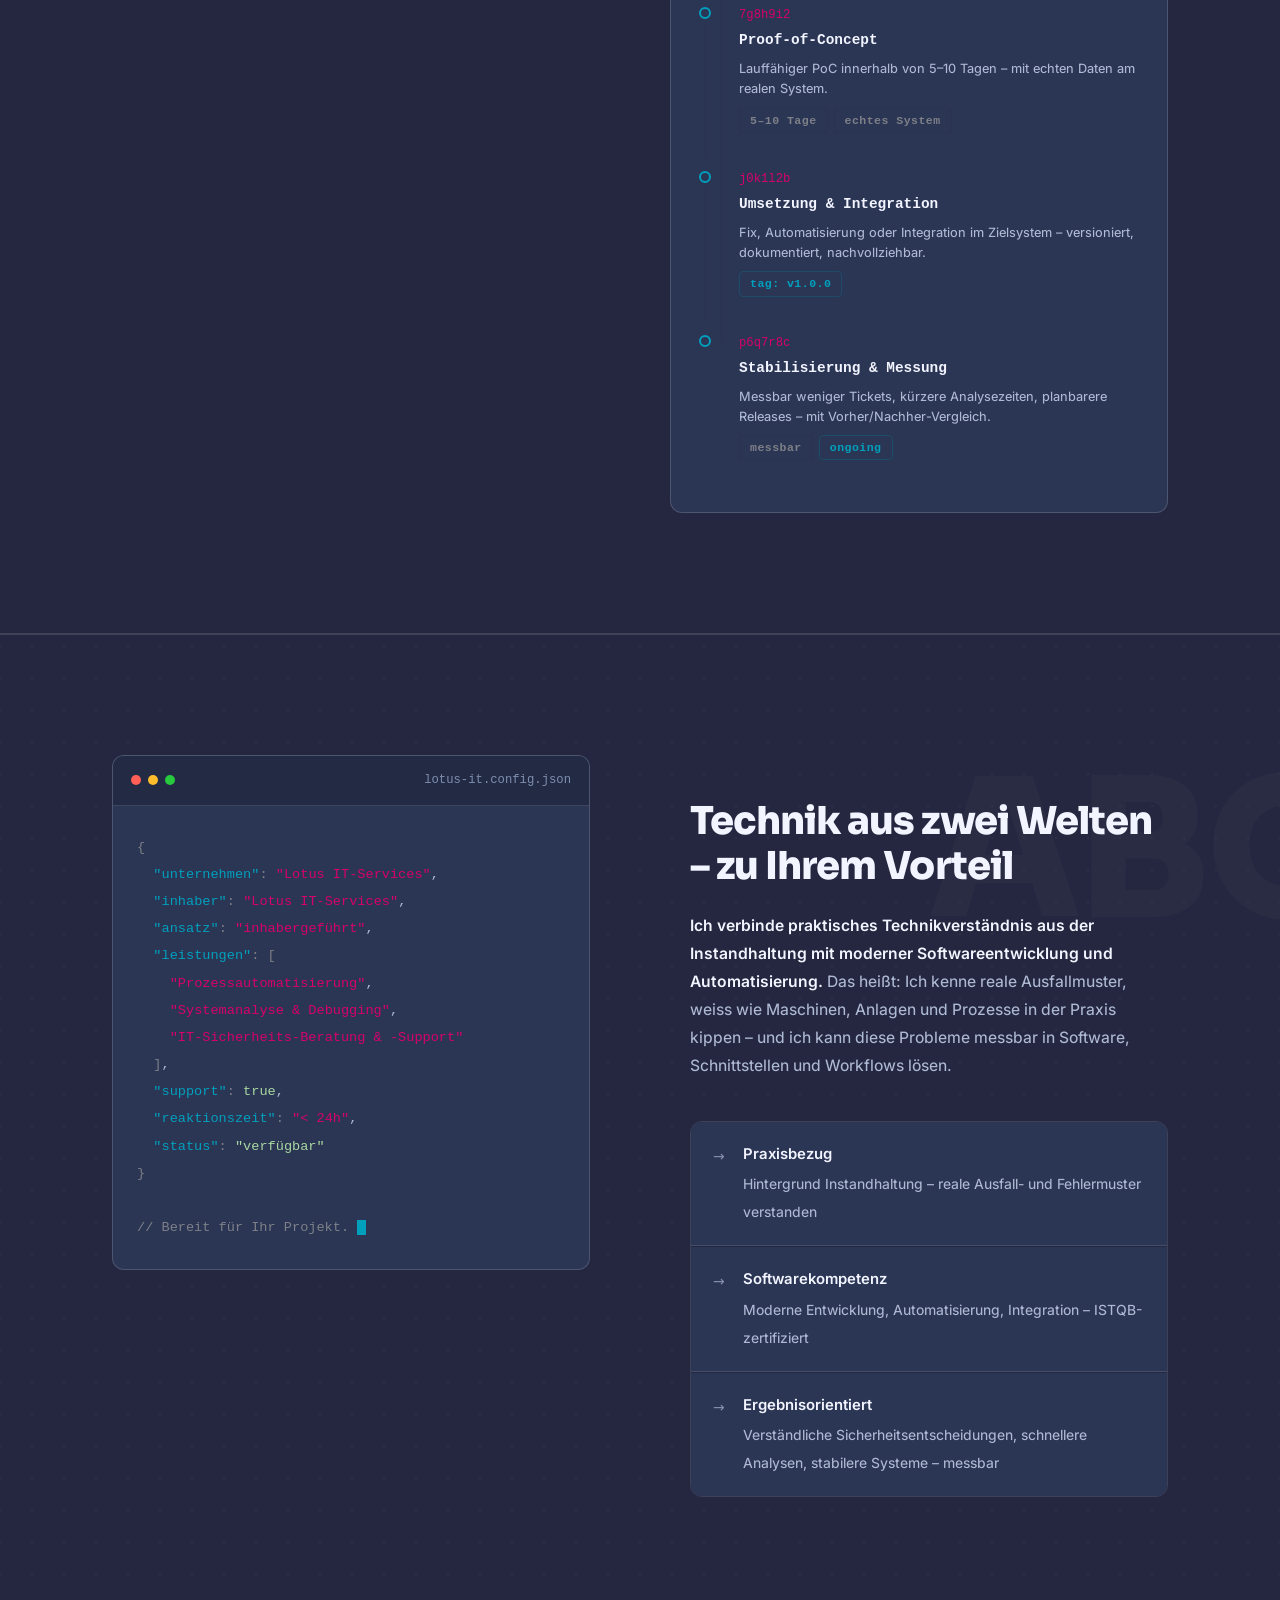
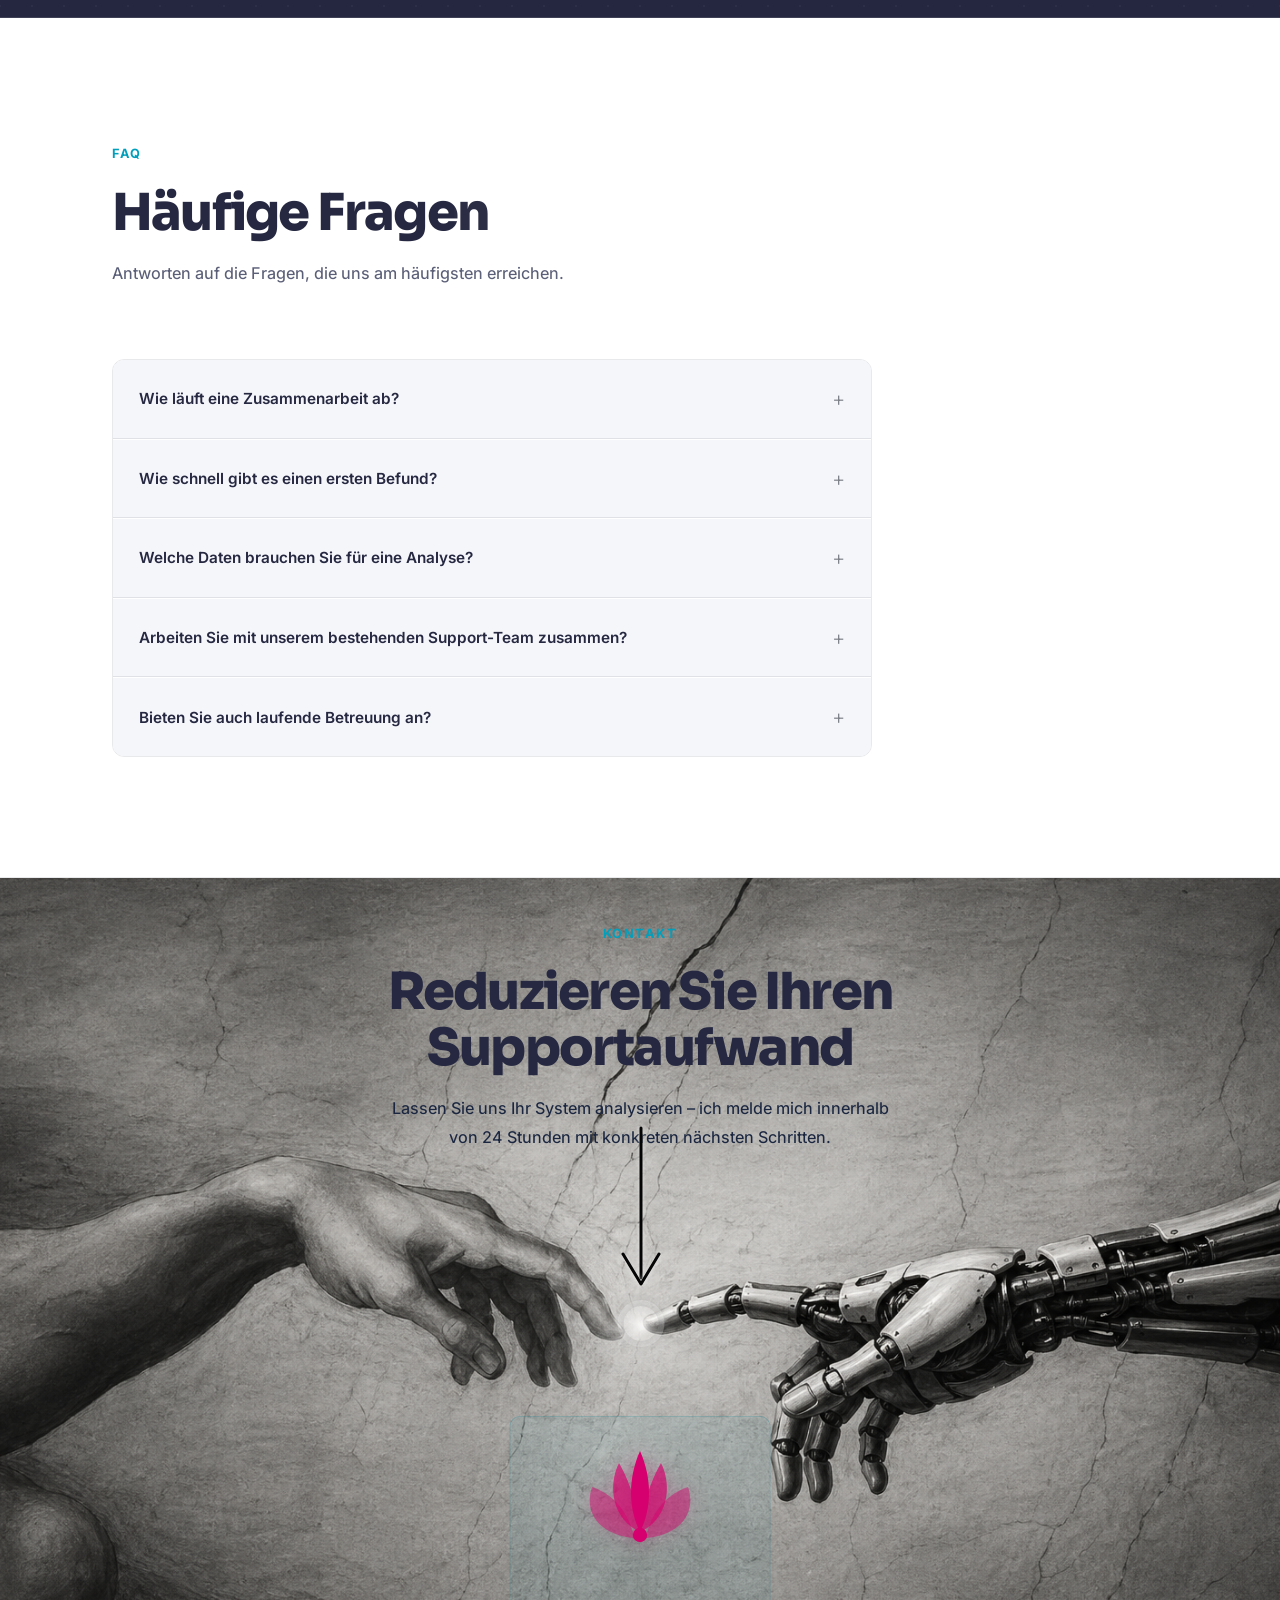
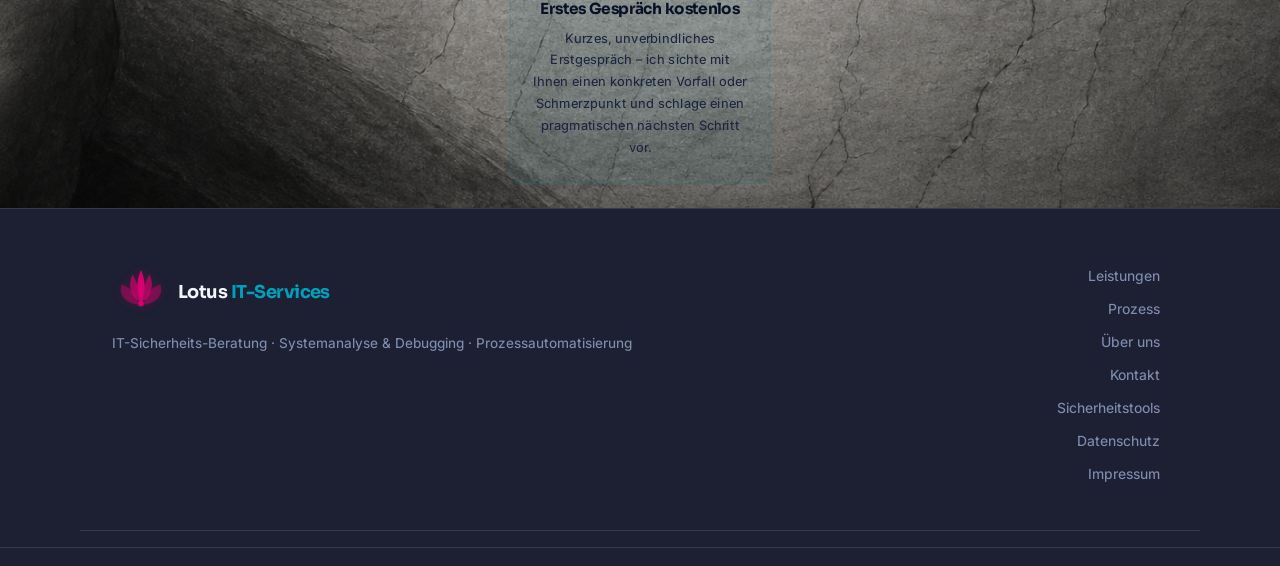
<file: it-services.html>
<!DOCTYPE html>
<html lang="de">
<head>
  <meta charset="UTF-8" />
  <meta name="viewport" content="width=device-width, initial-scale=1.0" />
  <link rel="icon" type="image/svg+xml" href="favicon.svg" />

  <!-- Primary SEO -->
  <title>Lotus IT-Services | IT-Sicherheits-Beratung, Systemanalyse &amp; Prozessautomatisierung</title>
  <meta name="description" content="IT-Sicherheits-Beratung &amp; -Support, Systemanalyse &amp; Debugging und Prozessautomatisierung. Verständliche Sicherheitsentscheidungen, schnellere Fehleranalyse, stabilere Systeme – inhabergeführt aus Deutschland." />
  <meta name="keywords" content="IT-Sicherheit, IT-Sicherheits-Beratung, Sicherheitssupport, Risikoeinschätzung, Systemanalyse, Debugging, Log-Analyse, Prozessautomatisierung, API Integration, Workflow Automatisierung, Leipzig, Deutschland" />
  <meta name="author" content="Lotus IT-Services" />
  <meta name="robots" content="index, follow, max-snippet:-1, max-image-preview:large, max-video-preview:-1" />
  <meta name="theme-color" content="#1e2033" />
  <meta name="application-name" content="Lotus IT-Services" />
  <meta name="geo.region" content="DE-SN" />
  <meta name="geo.placename" content="Leipzig" />
  <link rel="canonical" href="https://www.lotus-it.de/it-services.html" />
  <link rel="alternate" hreflang="x-default" href="https://www.lotus-it.de/it-services.html" />
  <link rel="alternate" hreflang="de" href="https://www.lotus-it.de/it-services.html" />
  <link rel="alternate" hreflang="en" href="https://www.lotus-it.de/it-services.html?lang=en" />

  <!-- Open Graph / Facebook -->
  <meta property="og:type" content="website" />
  <meta property="og:url" content="https://www.lotus-it.de/it-services.html" />
  <meta property="og:title" content="IT-Sicherheits-Beratung, Systemanalyse &amp; Prozessautomatisierung | Lotus IT-Services" />
  <meta property="og:description" content="Verständliche Sicherheits­entscheidungen, schnellere Fehleranalyse, stabilere Systeme. IT-Sicherheits-Beratung &amp; -Support, Systemanalyse &amp; Debugging und Prozessautomatisierung – inhabergeführt." />
  <meta property="og:image" content="https://www.lotus-it.de/hommage_sw.png" />
  <meta property="og:image:alt" content="Lotus IT-Services: IT-Sicherheits-Beratung, Systemanalyse und Prozessautomatisierung" />
  <meta property="og:locale" content="de_DE" />
  <meta property="og:site_name" content="Lotus IT-Services" />

  <!-- Twitter / X -->
  <meta name="twitter:card" content="summary_large_image" />
  <meta name="twitter:title" content="IT-Sicherheits-Beratung, Systemanalyse &amp; Prozessautomatisierung | Lotus IT-Services" />
  <meta name="twitter:description" content="Verständliche Sicherheits­entscheidungen, schnellere Fehleranalyse, stabilere Systeme – mit IT-Sicherheits-Beratung &amp; -Support, Systemanalyse und Prozessautomatisierung." />
  <meta name="twitter:image" content="https://www.lotus-it.de/hommage_sw.png" />


  <!-- Structured Data: Organization + WebSite + FAQPage -->
  <script type="application/ld+json">
  {
    "@context": "https://schema.org",
    "@graph": [
      {
        "@type": "ProfessionalService",
        "@id": "https://www.lotus-it.de/#organization",
        "name": "Lotus IT-Services",
        "alternateName": "Lotus IT",
        "description": "Lotus IT-Services: IT-Sicherheits-Beratung & -Support, Systemanalyse & Debugging und Prozessautomatisierung. Verständliche Sicherheits­entscheidungen, schnellere Fehleranalyse, stabilere Systeme – inhabergeführt, direkt, ergebnisorientiert.",
        "url": "https://www.lotus-it.de/",
        "telephone": "+4964528024680",
        "email": "contact@lotus-it.eu",
        "priceRange": "€€",
        "address": {
          "@type": "PostalAddress",
          "streetAddress": "c/o Falk Fehlandt, Kochstraße 15",
          "postalCode": "04275",
          "addressLocality": "Leipzig",
          "addressRegion": "Sachsen",
          "addressCountry": "DE"
        },
        "areaServed": [
          { "@type": "Country", "name": "Deutschland" },
          { "@type": "AdministrativeArea", "name": "Hessen" },
          { "@type": "AdministrativeArea", "name": "Nordhessen" },
          { "@type": "AdministrativeArea", "name": "Mittelhessen" },
          { "@type": "City", "name": "Battenberg (Eder)" },
          { "@type": "City", "name": "Marburg" },
          { "@type": "City", "name": "Korbach" },
          { "@type": "City", "name": "Frankenberg (Eder)" },
          { "@type": "City", "name": "Kassel" },
          { "@type": "City", "name": "Gießen" },
          { "@type": "City", "name": "Wetzlar" },
          { "@type": "City", "name": "Fulda" },
          { "@type": "City", "name": "Bad Hersfeld" },
          { "@type": "City", "name": "Fritzlar" },
          { "@type": "City", "name": "Homberg (Efze)" },
          { "@type": "City", "name": "Schwalmstadt" }
        ],
        "serviceType": [
          "IT-Sicherheits-Beratung & -Support",
          "Risikoeinschätzung",
          "Vorfallsunterstützung",
          "Systemanalyse & Debugging",
          "Log-Analyse",
          "Performance-Optimierung",
          "Prozessautomatisierung",
          "API & Schnittstellen-Integration",
          "Workflow-Automatisierung"
        ],
        "knowsAbout": [
          "IT-Sicherheit",
          "Sicherheitsberatung",
          "Risikoeinschätzung",
          "Phishing-Reaktion",
          "Härtungsempfehlungen",
          "Log-Analyse",
          "Root Cause Analysis",
          "Debugging",
          "Performance Tuning",
          "Prozessautomatisierung",
          "API-Integration",
          "Workflow-Automatisierung",
          "ISTQB Softwaretest",
          "Industrielle Instandhaltung"
        ],
        "hasCredential": [
          {
            "@type": "EducationalOccupationalCredential",
            "name": "ISTQB Certified Tester",
            "credentialCategory": "certification",
            "recognizedBy": { "@type": "Organization", "name": "ISTQB" }
          }
        ]
      },
      {
        "@type": "WebSite",
        "@id": "https://www.lotus-it.de/#website",
        "url": "https://www.lotus-it.de/",
        "name": "Lotus IT-Services",
        "description": "IT-Sicherheits-Beratung, Systemanalyse & Debugging und Prozessautomatisierung – inhabergeführt aus Battenberg (Eder).",
        "publisher": { "@id": "https://www.lotus-it.de/#organization" },
        "inLanguage": ["de-DE", "en"]
      },
      {
        "@type": "WebPage",
        "@id": "https://www.lotus-it.de/it-services.html#webpage",
        "url": "https://www.lotus-it.de/it-services.html",
        "name": "IT-Sicherheits-Beratung, Systemanalyse & Debugging und Prozessautomatisierung",
        "description": "Lotus IT-Services bietet IT-Sicherheits-Beratung & -Support, Systemanalyse & Debugging und Prozessautomatisierung – verständliche Sicherheits­entscheidungen, schnellere Fehleranalyse, stabilere Systeme.",
        "isPartOf": { "@id": "https://www.lotus-it.de/#website" },
        "about": { "@id": "https://www.lotus-it.de/#organization" },
        "provider": { "@id": "https://www.lotus-it.de/#organization" },
        "primaryImageOfPage": {
          "@type": "ImageObject",
          "url": "https://www.lotus-it.de/hommage_sw.png"
        },
        "inLanguage": "de-DE"
      },
      {
        "@type": "BreadcrumbList",
        "@id": "https://www.lotus-it.de/it-services.html#breadcrumb",
        "itemListElement": [
          {
            "@type": "ListItem",
            "position": 1,
            "name": "Lotus",
            "item": "https://www.lotus-it.de/"
          },
          {
            "@type": "ListItem",
            "position": 2,
            "name": "IT-Services",
            "item": "https://www.lotus-it.de/it-services.html"
          }
        ]
      },
      {
        "@type": "OfferCatalog",
        "@id": "https://www.lotus-it.de/it-services.html#services",
        "name": "Lotus IT-Services Leistungen",
        "itemListElement": [
          {
            "@type": "Offer",
            "name": "Prozessautomatisierung",
            "itemOffered": {
              "@type": "Service",
              "name": "Prozessautomatisierung & Tool-Integration",
              "description": "Automatisierung wiederkehrender Aufgaben wie Ticketbearbeitung, Datenabgleich oder Reports – über APIs in bestehende Systeme integriert, mit messbarer Reduktion manueller Aufwände.",
              "provider": { "@id": "https://www.lotus-it.de/#organization" }
            }
          },
          {
            "@type": "Offer",
            "name": "Systemanalyse & Debugging",
            "itemOffered": {
              "@type": "Service",
              "name": "Systemanalyse, Log-Analyse und Debugging",
              "description": "Analyse echter Logdaten, Fehlerursachenanalyse statt Symptombehandlung, Performance-Optimierung mit Messwerten – reproduzierbare Befunde mit konkreten Empfehlungen.",
              "provider": { "@id": "https://www.lotus-it.de/#organization" }
            }
          },
          {
            "@type": "Offer",
            "name": "IT-Sicherheits-Beratung & -Support",
            "itemOffered": {
              "@type": "Service",
              "name": "IT-Sicherheits-Beratung und -Support",
              "description": "Verständliche Beratung bei Sicherheitsfragen aus dem Tagesgeschäft, Risikoeinschätzungen, Härtungsempfehlungen sowie Unterstützung bei sicherheitsrelevanten Vorfällen.",
              "provider": { "@id": "https://www.lotus-it.de/#organization" }
            }
          }
        ]
      },
      {
        "@type": "FAQPage",
        "mainEntity": [
          {
            "@type": "Question",
            "name": "Wie läuft eine Zusammenarbeit ab?",
            "acceptedAnswer": {
              "@type": "Answer",
              "text": "Erst kurzes Gespräch, dann Sichtung echter Logdaten oder Tickets. Daraus entsteht ein konkreter Befund mit priorisierten nächsten Schritten – keine Folien, kein langer Beratungsprozess."
            }
          },
          {
            "@type": "Question",
            "name": "Wie schnell gibt es einen ersten Befund?",
            "acceptedAnswer": {
              "@type": "Answer",
              "text": "Bei abgegrenzten Fällen meist innerhalb weniger Tage. Sie bekommen einen schriftlichen Befund mit Zeitachse, betroffenen Komponenten und Empfehlung."
            }
          },
          {
            "@type": "Question",
            "name": "Welche Daten brauchen Sie für eine Analyse?",
            "acceptedAnswer": {
              "@type": "Answer",
              "text": "In der Regel Anwendungs- und Systemlogs vom Zeitraum eines Vorfalls plus optional Tickethistorie. Sensible Felder können vorab maskiert werden."
            }
          },
          {
            "@type": "Question",
            "name": "Arbeiten Sie mit unserem bestehenden Support-Team zusammen?",
            "acceptedAnswer": {
              "@type": "Answer",
              "text": "Ja. Ich docke an Ihre bestehenden Prozesse an, übernehme abgegrenzte sicherheits- oder supportseitige Fälle und gebe nachvollziehbare Lösungen zurück – inklusive Wissenstransfer."
            }
          },
          {
            "@type": "Question",
            "name": "Bieten Sie auch laufende Betreuung an?",
            "acceptedAnswer": {
              "@type": "Answer",
              "text": "Ja, im Rahmen des Sicherheits-Support-Startpakets. Sie haben damit ein festes monatliches Stundenkontingent und Vorrang bei sicherheits­relevanten Anliegen."
            }
          }
        ]
      }
    ]
  }
  </script>

  <link rel="stylesheet" href="fonts/fonts.css" />
  <link rel="stylesheet" href="style.css?v=20260429d" />
</head>
<body>

  <canvas id="hero-canvas" aria-hidden="true"></canvas>

  <!-- Lotus SVG symbol – reused throughout the site via <use href="#lotus"> -->
  <svg aria-hidden="true" style="display:none" xmlns="http://www.w3.org/2000/svg">
    <symbol id="lotus" viewBox="0 0 24 24" fill="none">
      <!-- Outer petals: wide fan, inner edge tracing the inner petals' outer edge -->
      <path d="M11 16 C5.5 15.5 2.5 12 4 7.5 C8.5 9 10.5 13 11 16Z" fill="currentColor" opacity="0.45"/>
      <path d="M13 16 C18.5 15.5 21.5 12 20 7.5 C15.5 9 13.5 13 13 16Z" fill="currentColor" opacity="0.45"/>
      <!-- Inner side petals: taller, leaning inward -->
      <path d="M12 15 C7.5 13 6.5 7.5 8.5 3.5 C10.5 7 12 12 12 15Z" fill="currentColor" opacity="0.68"/>
      <path d="M12 15 C16.5 13 17.5 7.5 15.5 3.5 C13.5 7 12 12 12 15Z" fill="currentColor" opacity="0.68"/>
      <!-- Center front petal: tallest, narrow -->
      <path d="M12 15 C10 11 10 6 12 1.5 C14 6 14 11 12 15Z" fill="currentColor"/>
      <!-- Stamen -->
      <circle cx="12" cy="15.5" r="1.2" fill="currentColor"/>
    </symbol>
  </svg>

  <!-- UNDER CONSTRUCTION BANNER – Kommentar setzen zum Deaktivieren 
  <div id="construction-banner" data-nosnippet>🚧 <strong>Under Construction</strong> 🚧</div>  -->

  <!-- Navigation -->
  <nav id="navbar">
    <div class="nav-inner">
      <a class="logo" href="index.html">
        <svg class="logo-icon" aria-hidden="true"><use href="#lotus"/></svg>
        <span>Lotus <strong>IT-Services</strong></span>
      </a>
      <ul class="nav-links">
        <li><a href="#leistungen" data-i18n="nav.leistungen">Leistungen</a></li>
        <li><a href="#pricing" data-i18n="nav.preise">Preise</a></li>
        <li><a href="#prozess" data-i18n="nav.prozess">Prozess</a></li>
        <li><a href="#ueber-uns" data-i18n="nav.ueber">Über uns</a></li>
        <li><a href="#kontakt" class="btn-nav" data-i18n="nav.cta">Kontakt</a></li>
      </ul>
      <div class="lang-switch">
        <button class="lang-btn active" data-lang="de" aria-label="Deutsch">DE</button>
        <span class="lang-sep">/</span>
        <button class="lang-btn" data-lang="en" aria-label="English">EN</button>
      </div>
      <button class="hamburger" aria-label="Menü öffnen" aria-expanded="false">
        <span></span><span></span><span></span>
      </button>
    </div>
    <div class="mobile-menu">
      <ul>
        <li><a href="#leistungen" data-i18n="nav.leistungen">Leistungen</a></li>
        <li><a href="#pricing" data-i18n="nav.preise">Preise</a></li>
        <li><a href="#prozess" data-i18n="nav.prozess">Prozess</a></li>
        <li><a href="#ueber-uns" data-i18n="nav.ueber">Über uns</a></li>
        <li><a href="#kontakt" class="btn-nav" data-i18n="nav.cta">Kontakt</a></li>
      </ul>
    </div>
  </nav>

  <main>

  <!-- Hero -->
  <section id="hero" aria-label="Einstieg">
    <div class="orb orb-1" aria-hidden="true"></div>
    <div class="orb orb-2" aria-hidden="true"></div>
    <div class="orb orb-3" aria-hidden="true"></div>
    <div class="hero-content">
      <span class="hero-badge" data-i18n="hero.badge">IT-Sicherheits-Beratung · Systemanalyse · Prozessautomatisierung</span>
      <h1 data-i18n-html="hero.h1">Verständliche Sicherheit.<br />Schnellere Fehleranalyse.<br /><em>Stabilere Systeme.</em></h1>
      <p class="hero-sub" data-i18n="hero.sub">
        Ich berate Sie verständlich bei Sicherheitsfragen, analysiere echte Logdaten und automatisiere wiederkehrende Aufgaben –
        damit Ihre Anwendungen zuverlässig und sicher laufen.
      </p>

      <!-- Typing animation line -->
      <div class="hero-typing-wrap">
        <span class="hero-prompt"></span>
        <span id="heroTyping"></span>
        <span class="hero-typing-cursor"></span>
      </div>

      <div class="hero-cta">
        <a href="#leistungen" class="btn-primary" data-i18n="hero.cta1">Leistungen entdecken</a>
        <a href="#kontakt" class="btn-ghost" data-i18n="hero.cta2">Kontakt aufnehmen</a>
      </div>
      <div class="hero-chips">
        <div class="hero-chip"><span>01</span> <span data-i18n="hero.chip1">Weniger wiederkehrende Tickets</span></div>
        <div class="hero-chip"><span>02</span> <span data-i18n="hero.chip2">Schnellere Fehlerursachenanalyse</span></div>
        <div class="hero-chip"><span>03</span> <span data-i18n="hero.chip3">Stabilere, sicherere Systeme</span></div>
        <div class="hero-chip hero-chip-lang" onclick="applyLang('en')" style="cursor:pointer" data-lang-show="de">
          <span>🇬🇧</span> Also available in English
        </div>
      </div>
    </div>

    <div class="hero-lotus-bg" aria-hidden="true">
      <svg viewBox="0 0 24 24" fill="none" xmlns="http://www.w3.org/2000/svg">
        <path d="M11 16 C5.5 15.5 2.5 12 4 7.5 C8.5 9 10.5 13 11 16Z" fill="currentColor" opacity="0.45"/>
        <path d="M13 16 C18.5 15.5 21.5 12 20 7.5 C15.5 9 13.5 13 13 16Z" fill="currentColor" opacity="0.45"/>
        <path d="M12 15 C7.5 13 6.5 7.5 8.5 3.5 C10.5 7 12 12 12 15Z" fill="currentColor" opacity="0.68"/>
        <path d="M12 15 C16.5 13 17.5 7.5 15.5 3.5 C13.5 7 12 12 12 15Z" fill="currentColor" opacity="0.68"/>
        <path d="M12 15 C10 11 10 6 12 1.5 C14 6 14 11 12 15Z" fill="currentColor"/>
        <circle cx="12" cy="15.5" r="1.2" fill="currentColor"/>
      </svg>
    </div>
  </section>

  <!-- Stats -->
  <section id="stats" aria-label="Kennzahlen">
    <div class="stats-grid">
      <div class="stat-item" data-reveal="scale">
        <div class="stat-num" data-target="100" data-suffix="%">0%</div>
        <div class="stat-label" data-i18n="stat.1">Maßgeschneidert</div>
      </div>
      <div class="stat-item" data-reveal="scale">
        <div class="stat-num" data-target="3" data-suffix="">0</div>
        <div class="stat-label" data-i18n="stat.2">Kernkompetenzen</div>
      </div>
      <div class="stat-item" data-reveal="scale">
        <div class="stat-num">∞</div>
        <div class="stat-label" data-i18n="stat.3">Skalierbarkeit</div>
      </div>
      <div class="stat-item" data-reveal="scale">
        <div class="stat-num" data-target="24" data-suffix="/7">0/7</div>
        <div class="stat-label" data-i18n="stat.4">Support &amp; Betreuung</div>
      </div>
    </div>
  </section>

  <!-- Leistungen -->
  <section id="leistungen" aria-label="Leistungen">
    <div class="container">
      <div class="section-header">
        <span class="section-bg-text" aria-hidden="true">SERVICES</span>
        <span class="section-tag" data-i18n="svc.tag">Leistungen</span>
        <h2 data-i18n="svc.h2">Drei Kernbereiche, ein klares Ziel: sicherere Systeme, weniger Aufwand</h2>
        <p data-i18n="svc.sub">Ich berate verständlich bei Sicherheitsfragen und übernehme dort, wo Standard-Support an Grenzen stößt – mit konkreten Ergebnissen statt Folien.</p>
      </div>
      <div class="services-grid">

        <div class="service-card" data-idx="1" data-reveal="from-bottom" data-modal="modal-software" role="button" tabindex="0" aria-haspopup="dialog">
          <div class="service-icon-wrap s-blue">
            <svg viewBox="0 0 24 24" fill="none" stroke="currentColor" stroke-width="1.8">
              <polyline points="16 18 22 12 16 6"/><polyline points="8 6 2 12 8 18"/>
            </svg>
          </div>
          <h3 data-i18n="svc1.h3">Prozessautomatisierung</h3>
          <p data-i18n="svc1.p">Ich automatisiere wiederkehrende Aufgaben wie Ticketbearbeitung oder Datenverarbeitung und reduziere manuellen Aufwand deutlich.</p>

          <!-- Code snippet -->
          <div class="service-snippet">
            <span class="sn-comment"># Wiederkehrende Aufgaben → automatisiert.</span><br />
            <span class="sn-key">flow</span> = <span class="sn-fn">Workflow</span>(<br />
            &nbsp;&nbsp;trigger=<span class="sn-str">"new_ticket"</span>,<br />
            &nbsp;&nbsp;steps=[<span class="sn-str">"classify"</span>, <span class="sn-str">"route"</span>, <span class="sn-str">"resolve"</span>],<br />
            &nbsp;&nbsp;manual_effort=<span class="sn-num">0</span><br />
            )<br />
            flow.<span class="sn-fn">run</span>()<br />
            <span class="sn-ok">✓ Tickets/Tag manuell: −70 %</span>
          </div>

          <ul class="service-list">
            <li data-i18n="svc1.li1">APIs &amp; Schnittstellen verbinden</li>
            <li data-i18n="svc1.li2">Workflows end-to-end automatisieren</li>
            <li data-i18n="svc1.li3">Tool-Integration (Ticketing, ERP, CRM)</li>
            <li data-i18n="svc1.li4">Messbar weniger manueller Aufwand</li>
          </ul>
          <a href="#kontakt" class="service-link" data-i18n="svc1.link">Anfrage stellen →</a>
          <span class="service-more" data-i18n="svc.more">Mehr erfahren →</span>
        </div>

        <div class="service-card featured" data-idx="2" data-reveal="from-bottom" data-modal="modal-ki" role="button" tabindex="0" aria-haspopup="dialog">
          <div class="service-icon-wrap s-violet">
            <svg viewBox="0 0 24 24" fill="none" stroke="currentColor" stroke-width="1.8">
              <path d="M21 16V8a2 2 0 0 0-1-1.73l-7-4a2 2 0 0 0-2 0l-7 4A2 2 0 0 0 3 8v8a2 2 0 0 0 1 1.73l7 4a2 2 0 0 0 2 0l7-4A2 2 0 0 0 21 16z"/>
              <polyline points="3.27 6.96 12 12.01 20.73 6.96"/>
              <line x1="12" y1="22.08" x2="12" y2="12"/>
            </svg>
          </div>
          <h3 data-i18n="svc2.h3">Systemanalyse &amp; Debugging</h3>
          <p data-i18n="svc2.p">Ich analysiere echte Logdaten, finde Fehlerursachen schnell und beseitige Performance-Probleme – damit Sie nicht länger im Nebel suchen.</p>

          <!-- Code snippet -->
          <div class="service-snippet">
            <span class="sn-comment"># Aus Logdaten wird Root Cause.</span><br />
            <span class="sn-key">trace</span> = <span class="sn-fn">analyze</span>(<br />
            &nbsp;&nbsp;logs=<span class="sn-str">"/var/log/app/*"</span>,<br />
            &nbsp;&nbsp;mode=<span class="sn-str">"root_cause"</span><br />
            )<br />
            trace.<span class="sn-fn">explain</span>()<br />
            <span class="sn-ok">✓ Analysezeit: Stunden statt Tage</span>
          </div>

          <ul class="service-list">
            <li data-i18n="svc2.li1">Log-Analyse mit reproduzierbaren Befunden</li>
            <li data-i18n="svc2.li2">Fehlerursachenanalyse statt Symptombehandlung</li>
            <li data-i18n="svc2.li3">Performance-Optimierung mit Messwerten</li>
            <li data-i18n="svc2.li4">Klare Dokumentation jedes Befunds</li>
          </ul>
          <a href="#kontakt" class="service-link" data-i18n="svc2.link">Anfrage stellen →</a>
          <span class="service-more" data-i18n="svc.more">Mehr erfahren →</span>
        </div>

        <div class="service-card" data-idx="3" data-reveal="from-bottom" data-modal="modal-security" role="button" tabindex="0" aria-haspopup="dialog">
          <div class="service-icon-wrap s-amber">
            <svg viewBox="0 0 24 24" fill="none" stroke="currentColor" stroke-width="1.8">
              <path d="M12 22s8-4 8-10V5l-8-3-8 3v7c0 6 8 10 8 10z"/>
            </svg>
          </div>
          <h3 data-i18n="svc3.h3">IT-Sicherheits-Beratung &amp; -Support</h3>
          <p data-i18n="svc3.p">Ich berate verständlich bei Sicherheitsfragen aus dem Tagesgeschäft – von der Risikoeinschätzung über Härtungs­dempfehlungen bis hin zur Unterstützung bei konkreten Vorfällen.</p>

          <!-- Code snippet -->
          <div class="service-snippet">
            <span class="sn-comment"># Sicherheitsfrage → klare Empfehlung.</span><br />
            <span class="sn-key">advice</span> = <span class="sn-fn">assess</span>(<br />
            &nbsp;&nbsp;topic=<span class="sn-str">"phishing"</span>,<br />
            &nbsp;&nbsp;scope=[<span class="sn-str">"users"</span>, <span class="sn-str">"mail"</span>, <span class="sn-str">"access"</span>]<br />
            )<br />
            advice.<span class="sn-fn">prioritize</span>()<br />
            <span class="sn-ok">✓ verständlich, priorisiert, umsetzbar</span>
          </div>

          <ul class="service-list">
            <li data-i18n="svc3.li1">Beratung bei Sicherheitsfragen im Tagesgeschäft</li>
            <li data-i18n="svc3.li2">Risiken einschätzen und priorisieren</li>
            <li data-i18n="svc3.li3">Härtungs­dempfehlungen statt pauschaler Checklisten</li>
            <li data-i18n="svc3.li4">Unterstützung bei sicherheits­relevanten Vorfällen</li>
          </ul>
          <a href="#kontakt" class="service-link" data-i18n="svc3.link">Anfrage stellen →</a>
          <span class="service-more" data-i18n="svc.more">Mehr erfahren →</span>
        </div>

      </div>
    </div>
  </section>

  <!-- Pricing -->
  <section id="pricing" aria-label="Preismodelle">
    <div class="pricing-blob pricing-blob--magenta" aria-hidden="true"></div>
    <div class="pricing-blob pricing-blob--teal" aria-hidden="true"></div>
    <div class="container">
      <div class="section-header">
        <span class="section-bg-text" aria-hidden="true">PRICING</span>
        <span class="section-tag" data-i18n="pricing.tag">Einstiegspakete</span>
        <h2 data-i18n="pricing.h2">Klare Startpakete – transparent kalkuliert</h2>
        <p data-i18n="pricing.sub">Drei Einstiegspakete für einen schnellen, planbaren Start. Individuelle Projektlösungen sind jederzeit möglich.</p>
      </div>
      <div class="pricing-grid">

        <!-- Festpreis -->
        <div class="pricing-card">
          <div class="pricing-type">// type: starter_fixed_price</div>
          <h3 data-i18n="p1.h3">Startpaket: Festpreis-Projekt</h3>
          <p class="pricing-sub" data-i18n="p1.sub">Einstiegspaket für klar abgrenzbare Vorhaben – etwa eine erste Automatisierung oder ein konkreter Fix.</p>
          <div class="pricing-amount">
            <span class="pricing-from">ab</span>
            <span class="pricing-num">500</span>
            <span class="pricing-currency">€</span>
          </div>
          <ul class="pricing-list">
            <li data-i18n="p1.li1">Fixer Preis nach Briefing</li>
            <li data-i18n="p1.li2">Klares Leistungsversprechen</li>
            <li data-i18n="p1.li3">Web- &amp; Mobil-Apps, APIs</li>
            <li data-i18n="p1.li4">Sicherheitsaudits</li>
            <li data-i18n="p1.li5">Abnahme nach Ihren Kriterien</li>
          </ul>
          <a href="#kontakt" class="pricing-cta btn-ghost" data-i18n="p1.cta">Projekt anfragen</a>
        </div>

        <!-- Retainer -->
        <div class="pricing-card pricing-featured">
          <div class="pricing-badge" data-i18n="pricing.badge">Empfohlen</div>
          <div class="pricing-type">// type: starter_retainer</div>
          <h3 data-i18n="p2.h3">Startpaket: Sicherheits-Support</h3>
          <p class="pricing-sub" data-i18n="p2.sub">Festes monatliches Kontingent – fester Ansprechpartner für Sicherheitsfragen, Risiko-Reviews und Vorfall-Unterstützung.</p>
          <div class="pricing-amount">
            <span class="pricing-from">ab</span>
            <span class="pricing-num">400</span>
            <span class="pricing-currency">€<span class="pricing-period">/mo</span></span>
          </div>
          <ul class="pricing-list">
            <li data-i18n="p2.li1">5–20 h/Monat wählbar</li>
            <li data-i18n="p2.li2">Günstigerer Stundensatz</li>
            <li data-i18n="p2.li3">Vorrang bei Vorfällen</li>
            <li data-i18n="p2.li4">Beratung bei Sicherheitsfragen</li>
            <li data-i18n="p2.li5">Risiko-Reviews &amp; Härtungs­dempfehlungen</li>
            <li data-i18n="p2.li6">Monatliches Status-Update</li>
          </ul>
          <a href="#kontakt" class="pricing-cta btn-primary" data-i18n="p2.cta">Sicherheits-Paket anfragen</a>
        </div>

        <!-- Beratung -->
        <div class="pricing-card">
          <div class="pricing-type">// type: starter_analysis</div>
          <h3 data-i18n="p3.h3">Startpaket: System-Analyse</h3>
          <p class="pricing-sub" data-i18n="p3.sub">Erste technische Bestandsaufnahme – Logdaten, Engpässe, Quick Wins.</p>
          <div class="pricing-amount">
            <span class="pricing-num pricing-on-request" data-i18n="pricing.onrequest">Auf Anfrage</span>
          </div>
          <ul class="pricing-list">
            <li data-i18n="p3.li1">Sichtung echter Logdaten</li>
            <li data-i18n="p3.li2">Identifikation wiederkehrender Tickets</li>
            <li data-i18n="p3.li3">Priorisierte Quick Wins</li>
            <li data-i18n="p3.li4">Schriftlicher Befund mit Empfehlung</li>
            <li data-i18n="p3.li5">Remote oder vor Ort</li>
          </ul>
          <div class="pricing-special">
            <div class="pricing-special-label" data-i18n="ps.label">// Hinweis</div>
            <div class="pricing-special-title" data-i18n="ps.title">Individuelle Projektlösungen</div>
            <div class="pricing-special-sub" data-i18n="ps.sub">Jenseits der Startpakete</div>
            <div class="pricing-special-price"><span data-i18n="ps.price">nach Aufwand</span></div>
            <div class="pricing-special-desc" data-i18n="ps.desc">Für größere Vorhaben – etwa Migrationen, dauerhafte Integrationen oder mehrstufige Automatisierungen – erstelle ich ein individuelles Angebot auf Basis Ihrer Anforderungen.</div>
          </div>
          <a href="#kontakt" class="pricing-cta btn-ghost" data-i18n="p3.cta">Analyse anfragen</a>
        </div>

      </div>

      <!-- Starter note -->

    </div>
  </section>

  <!-- Ansatz -->
  <section id="kmu" aria-label="Unser Ansatz">
    <div class="orb orb-s1" aria-hidden="true"></div>
    <div class="orb orb-s2" aria-hidden="true"></div>
    <div class="container">
      <div class="section-header">
        <span class="section-bg-text" aria-hidden="true">APPROACH</span>
        <span class="section-tag" data-i18n="kmu.tag">Unser Ansatz</span>
        <h2 data-i18n-html="kmu.h2">IT auf Augenhöhe –<br />direkt, verlässlich, inhabergeführt</h2>
        <p data-i18n="kmu.sub">Wer eine verlässliche digitale Lösung sucht, ist bei uns richtig. Individuelle Lösungen statt Standardverträge.</p>
      </div>
      <div class="kmu-grid">
        <div class="kmu-card" data-reveal="from-left">
          <div class="kmu-num">01</div>
          <h3 data-i18n="kmu1.h3">Kein Zwischenhändler</h3>
          <p data-i18n="kmu1.p">Sie sprechen direkt mit dem Experten, der Ihr Projekt umsetzt – nicht mit einem Account-Manager, der weiterleitet.</p>
        </div>
        <div class="kmu-card" data-reveal="from-right">
          <div class="kmu-num">02</div>
          <h3 data-i18n="kmu2.h3">Budgetgerechte Lösungen</h3>
          <p data-i18n="kmu2.p">Wir skalieren Umfang und Technologie auf Ihre Möglichkeiten – ohne Abstriche bei Qualität und Sicherheit.</p>
        </div>
        <div class="kmu-card" data-reveal="from-left">
          <div class="kmu-num">03</div>
          <h3 data-i18n="kmu3.h3">Schnelle Reaktionszeiten</h3>
          <p data-i18n="kmu3.p">Kein Ticket-Ping-Pong. Bei dringenden Problemen erhalten Sie eine direkte, schnelle Antwort – immer vom selben Ansprechpartner.</p>
        </div>
        <div class="kmu-card" data-reveal="from-right">
          <div class="kmu-num">04</div>
          <h3 data-i18n="kmu4.h3">Echte Daten statt Annahmen</h3>
          <p data-i18n="kmu4.p">Befunde entstehen aus echten Logs, Tickets und Messwerten – nicht aus Vermutungen. So wird klar, wo der Hebel wirklich liegt.</p>
        </div>
        <div class="kmu-card" data-reveal="from-left">
          <div class="kmu-num">05</div>
          <h3 data-i18n="kmu5.h3">Messbare Ergebnisse</h3>
          <p data-i18n="kmu5.p">Vor und nach der Umsetzung wird gemessen – weniger Tickets, kürzere Analysezeiten, planbarere Releases. Sie sehen schwarz auf weiß, was die Investition gebracht hat.</p>
        </div>
        <div class="kmu-card" data-reveal="from-right">
          <div class="kmu-num">06</div>
          <h3 data-i18n="kmu6.h3">Langfristige Partnerschaft</h3>
          <p data-i18n="kmu6.p">Kein Verschwinden nach dem Launch. Wir bleiben als verlässlicher Partner an Ihrer Seite – für Wartung, Weiterentwicklung und neue Ideen.</p>
        </div>
      </div>
    </div>
  </section>

  <!-- Prozess -->
  <section id="prozess" aria-label="Arbeitsprozess">
    <div class="container prozess-grid">
      <div class="prozess-text">
        <span class="section-bg-text" aria-hidden="true">PROCESS</span>
        <span class="section-tag" data-i18n="proc.tag">Prozess</span>
        <h2 data-i18n="proc.h2">Vom Logfile zum stabilen System</h2>
        <p data-i18n="proc.sub">Konkrete technische Schritte statt Beratungsphasen. Vom ersten Logfile bis zum nachweislich entlasteten Support – jeder Schritt ist nachvollziehbar dokumentiert.</p>
        <a href="#kontakt" class="btn-primary" data-i18n="proc.cta">Jetzt System analysieren lassen</a>
      </div>
      <div class="prozess-terminal">
        <div class="prozess-bar">
          <span class="terminal-dot td-r"></span>
          <span class="terminal-dot td-y"></span>
          <span class="terminal-dot td-g"></span>
          <span class="prozess-bar-cmd">
            <span class="cmd-dollar">$</span>git log --oneline --graph lotus-it/projekt
          </span>
        </div>
        <div class="git-log">

          <div class="git-entry" data-reveal="from-left">
            <div class="git-node">
              <div class="git-dot"></div>
              <div class="git-line"></div>
            </div>
            <div class="git-body">
              <div class="git-hash">a1b2c3f</div>
              <div class="git-msg" data-i18n="git1.msg">Analyse echter Logdaten</div>
              <div class="git-desc" data-i18n="git1.desc">Ich nehme Ihre realen Log- und Ticketdaten unter die Lupe – keine Folien, keine Hypothesen.</div>
              <div class="git-tags">
                <span class="git-tag t-accent" data-i18n="git1.tag1">echte Daten</span>
                <span class="git-tag" data-i18n="git1.tag2">remote / vor Ort</span>
              </div>
            </div>
          </div>

          <div class="git-entry" data-reveal="from-left">
            <div class="git-node">
              <div class="git-dot"></div>
              <div class="git-line"></div>
            </div>
            <div class="git-body">
              <div class="git-hash">d4e5f6a</div>
              <div class="git-msg" data-i18n="git2.msg">Fehlerursache &amp; Hypothese</div>
              <div class="git-desc" data-i18n="git2.desc">Klar dokumentierte Root Cause statt Symptombehandlung – mit nachvollziehbarem Beleg aus den Logs.</div>
              <div class="git-tags">
                <span class="git-tag" data-i18n="git2.tag1">Root Cause</span>
                <span class="git-tag" data-i18n="git2.tag2">Dokumentiert</span>
              </div>
            </div>
          </div>

          <div class="git-entry" data-reveal="from-left">
            <div class="git-node">
              <div class="git-dot"></div>
              <div class="git-line"></div>
            </div>
            <div class="git-body">
              <div class="git-hash">7g8h9i2</div>
              <div class="git-msg" data-i18n="git3.msg">Proof-of-Concept</div>
              <div class="git-desc" data-i18n="git3.desc">Lauffähiger PoC innerhalb von 5–10 Tagen – mit echten Daten am realen System.</div>
              <div class="git-tags">
                <span class="git-tag" data-i18n="git3.tag1">5–10 Tage</span>
                <span class="git-tag" data-i18n="git3.tag2">echtes System</span>
              </div>
            </div>
          </div>

          <div class="git-entry" data-reveal="from-left">
            <div class="git-node">
              <div class="git-dot"></div>
              <div class="git-line"></div>
            </div>
            <div class="git-body">
              <div class="git-hash">j0k1l2b</div>
              <div class="git-msg" data-i18n="git4.msg">Umsetzung &amp; Integration</div>
              <div class="git-desc" data-i18n="git4.desc">Fix, Automatisierung oder Integration im Zielsystem – versioniert, dokumentiert, nachvollziehbar.</div>
              <div class="git-tags">
                <span class="git-tag t-accent">tag: v1.0.0</span>
              </div>
            </div>
          </div>

          <div class="git-entry" data-reveal="from-left">
            <div class="git-node">
              <div class="git-dot"></div>
              <div class="git-line"></div>
            </div>
            <div class="git-body">
              <div class="git-hash">p6q7r8c</div>
              <div class="git-msg" data-i18n="git5.msg">Stabilisierung &amp; Messung</div>
              <div class="git-desc" data-i18n="git5.desc">Messbar weniger Tickets, kürzere Analysezeiten, planbarere Releases – mit Vorher/Nachher-Vergleich.</div>
              <div class="git-tags">
                <span class="git-tag">messbar</span>
                <span class="git-tag t-accent">ongoing</span>
              </div>
            </div>
          </div>

        </div>
      </div>
    </div>
  </section>

  <!-- Über uns -->
  <section id="ueber-uns" aria-label="Über Lotus IT-Services">
    <div class="orb orb-s3" aria-hidden="true"></div>
    <div class="container about-grid">
      <div class="about-visual">
        <div class="about-terminal">
          <div class="terminal-bar">
            <span class="terminal-dot td-r"></span>
            <span class="terminal-dot td-y"></span>
            <span class="terminal-dot td-g"></span>
            <span class="terminal-title">lotus-it.config.json</span>
          </div>
          <div class="terminal-body">
            <span class="t-bracket">{</span><br />
            &nbsp;&nbsp;<span class="t-key">"<span data-i18n="about.t.k1">unternehmen</span>"</span><span class="t-bracket">:</span> <span class="t-str">"Lotus IT-Services"</span>,<br />
            &nbsp;&nbsp;<span class="t-key">"<span data-i18n="about.t.k2">inhaber</span>"</span><span class="t-bracket">:</span> <span class="t-str">"Lotus IT-Services"</span>,<br />
            &nbsp;&nbsp;<span class="t-key">"<span data-i18n="about.t.k3">ansatz</span>"</span><span class="t-bracket">:</span> <span class="t-str">"<span data-i18n="about.terminal.ansatz">inhabergeführt</span>"</span>,<br />
            &nbsp;&nbsp;<span class="t-key">"<span data-i18n="about.t.k4">leistungen</span>"</span><span class="t-bracket">:</span> <span class="t-bracket">[</span><br />
            &nbsp;&nbsp;&nbsp;&nbsp;<span class="t-str">"<span data-i18n="about.t.v1">Prozessautomatisierung</span>"</span>,<br />
            &nbsp;&nbsp;&nbsp;&nbsp;<span class="t-str">"<span data-i18n="about.t.v2">Systemanalyse &amp; Debugging</span>"</span>,<br />
            &nbsp;&nbsp;&nbsp;&nbsp;<span class="t-str">"<span data-i18n="about.t.v3">IT-Sicherheits-Beratung &amp; -Support</span>"</span><br />
            &nbsp;&nbsp;<span class="t-bracket">]</span>,<br />
            &nbsp;&nbsp;<span class="t-key">"support"</span><span class="t-bracket">:</span> <span class="t-val">true</span>,<br />
            &nbsp;&nbsp;<span class="t-key">"<span data-i18n="about.t.k5">reaktionszeit</span>"</span><span class="t-bracket">:</span> <span class="t-str">"&lt; 24h"</span>,<br />
            &nbsp;&nbsp;<span class="t-key">"status"</span><span class="t-bracket">:</span> <span class="t-val">"<span data-i18n="about.terminal.status">verfügbar</span>"</span><br />
            <span class="t-bracket">}</span><br />
            <br />
            <span class="t-comment" data-i18n="about.terminal.comment">// Bereit für Ihr Projekt.</span> <span class="t-cursor"></span>
          </div>
        </div>
      </div>
      <div class="about-text">
        <span class="section-bg-text" aria-hidden="true">ABOUT</span>
        <span class="section-tag" data-i18n="about.tag">Über uns</span>
        <h2 data-i18n="about.h2">Technik aus zwei Welten – zu Ihrem Vorteil</h2>
        <p data-i18n-html="about.p1"><strong>Ich verbinde praktisches Technikverständnis aus der Instandhaltung mit moderner Softwareentwicklung und Automatisierung.</strong> Das heißt: Ich kenne reale Ausfallmuster, weiss wie Maschinen, Anlagen und Prozesse in der Praxis kippen – und ich kann diese Probleme messbar in Software, Schnittstellen und Workflows lösen.</p>
        <div class="about-values">
          <div class="value-item">
            <span class="value-icon">→</span>
            <div>
              <strong data-i18n="about.v1.title">Praxisbezug</strong>
              <span data-i18n="about.v1.text">Hintergrund Instandhaltung – reale Ausfall- und Fehlermuster verstanden</span>
            </div>
          </div>
          <div class="value-item">
            <span class="value-icon">→</span>
            <div>
              <strong data-i18n="about.v2.title">Softwarekompetenz</strong>
              <span data-i18n="about.v2.text">Moderne Entwicklung, Automatisierung, Integration – ISTQB-zertifiziert</span>
            </div>
          </div>
          <div class="value-item">
            <span class="value-icon">→</span>
            <div>
              <strong data-i18n="about.v3.title">Ergebnisorientiert</strong>
              <span data-i18n="about.v3.text">Verständliche Sicherheits­entscheidungen, schnellere Analysen, stabilere Systeme – messbar</span>
            </div>
          </div>
        </div>
      </div>
    </div>
  </section>

  <!-- FAQ -->
  <section id="faq" aria-label="Häufige Fragen">
    <div class="container">
      <div class="section-header">
        <span class="section-bg-text" aria-hidden="true">FAQ</span>
        <span class="section-tag" data-i18n="faq.tag">FAQ</span>
        <h2 data-i18n="faq.h2">Häufige Fragen</h2>
        <p data-i18n="faq.sub">Antworten auf die Fragen, die uns am häufigsten erreichen.</p>
      </div>
      <div class="faq-list">
        <details class="faq-item" data-reveal="from-bottom">
          <summary data-i18n="faq1.q">Wie läuft eine Zusammenarbeit ab?</summary>
          <p data-i18n="faq1.a">Erst kurzes Gespräch, dann Sichtung echter Logdaten oder Tickets. Daraus entsteht ein konkreter Befund mit priorisierten nächsten Schritten – keine Folien, kein langer Beratungsprozess.</p>
        </details>
        <details class="faq-item" data-reveal="from-bottom">
          <summary data-i18n="faq2.q">Wie schnell gibt es einen ersten Befund?</summary>
          <p data-i18n="faq2.a">Bei abgegrenzten Fällen meist innerhalb weniger Tage. Sie bekommen einen schriftlichen Befund mit Zeitachse, betroffenen Komponenten und Empfehlung.</p>
        </details>
        <details class="faq-item" data-reveal="from-bottom">
          <summary data-i18n="faq3.q">Welche Daten brauchen Sie für eine Analyse?</summary>
          <p data-i18n="faq3.a">In der Regel Anwendungs- und Systemlogs vom Zeitraum eines Vorfalls plus optional Tickethistorie. Sensible Felder können vorab maskiert werden.</p>
        </details>
        <details class="faq-item" data-reveal="from-bottom">
          <summary data-i18n="faq4.q">Arbeiten Sie mit unserem bestehenden Support-Team zusammen?</summary>
          <p data-i18n="faq4.a">Ja. Ich docke an Ihre bestehenden Prozesse an, übernehme abgegrenzte sicherheits- oder supportseitige Fälle und gebe nachvollziehbare Lösungen zurück – inklusive Wissenstransfer.</p>
        </details>
        <details class="faq-item" data-reveal="from-bottom">
          <summary data-i18n="faq5.q">Bieten Sie auch laufende Betreuung an?</summary>
          <p data-i18n="faq5.a">Ja, im Rahmen des Sicherheits-Support-Startpakets. Sie haben damit ein festes monatliches Stundenkontingent und Vorrang bei sicherheits­relevanten Anliegen.</p>
        </details>
      </div>
    </div>
  </section>

  <!-- Kontakt -->
  <section id="kontakt" aria-label="Kontakt">
    <button class="contact-energy-hotspot" type="button" data-modal-trigger="modal-contact" aria-label="Kontaktformular öffnen">
      <svg class="contact-energy-arrow" viewBox="0 0 80 184" preserveAspectRatio="none" aria-hidden="true" focusable="false">
        <path d="M40 6 L40 156" />
        <path d="M22 132 L40 162 L58 132" />
      </svg>
      <span class="contact-energy-point" aria-hidden="true"></span>
    </button>
    <div class="container">
      <div class="section-header">
        <span class="section-tag" data-i18n="contact.tag">Kontakt</span>
        <h2 data-i18n="contact.h2">Reduzieren Sie Ihren Supportaufwand</h2>
        <p data-i18n="contact.sub">Lassen Sie uns Ihr System analysieren – ich melde mich innerhalb von 24 Stunden mit konkreten nächsten Schritten.</p>
      </div>
      <div class="contact-grid">
        <div class="contact-info">
          <div class="info-card highlight-card">
            <svg class="highlight-icon" aria-hidden="true"><use href="#lotus"/></svg>
            <h4 data-i18n="info.free.h4">Erstes Gespräch kostenlos</h4>
            <p data-i18n="info.free.p">Kurzes, unverbindliches Erstgespräch – ich sichte mit Ihnen einen konkreten Vorfall oder Schmerzpunkt und schlage einen pragmatischen nächsten Schritt vor.</p>
          </div>
        </div>
      </div>
    </div>
  </section>

  <!-- ═══════════════════════════════════════════
       SERVICE MODALS
  ════════════════════════════════════════════ -->

  <!-- Modal: Kontaktformular -->
  <div id="modal-contact" class="svc-modal contact-form-modal" role="dialog" aria-modal="true" aria-labelledby="modal-contact-title" hidden>
    <div class="svc-modal-box contact-form-modal-box">
      <button class="svc-modal-close" aria-label="Schließen">✕</button>
      <div class="svc-modal-header s-blue">
        <h2 id="modal-contact-title" data-i18n="contact.h2">Reduzieren Sie Ihren Supportaufwand</h2>
        <p data-i18n="contact.sub">Lassen Sie uns Ihr System analysieren – ich melde mich innerhalb von 24 Stunden mit konkreten nächsten Schritten.</p>
      </div>
      <div class="svc-modal-body">
        <form class="contact-form" id="contactForm" novalidate>
          <div class="form-row">
            <div class="form-group">
              <label for="name" data-i18n="form.name">Name</label>
              <input type="text" id="name" name="name" data-i18n-placeholder="form.name.ph" placeholder="Max Mustermann" required />
            </div>
            <div class="form-group">
              <label for="email" data-i18n="form.email">E-Mail</label>
              <input type="email" id="email" name="email" data-i18n-placeholder="form.email.ph" placeholder="max@firma.de" required />
            </div>
          </div>
          <div class="form-group">
            <label for="betreff" data-i18n="form.service">Leistung</label>
            <select id="betreff" name="betreff">
              <option value="" data-i18n="form.opt.placeholder">Auswählen…</option>
              <option value="automation" data-i18n="form.opt.software">Prozessautomatisierung</option>
              <option value="debugging" data-i18n="form.opt.ki">Systemanalyse &amp; Debugging</option>
              <option value="appsupport" data-i18n="form.opt.security">IT-Sicherheits-Beratung &amp; -Support</option>
              <option value="sonstiges" data-i18n="form.opt.other">Sonstiges</option>
            </select>
          </div>
          <div class="form-group" aria-hidden="true" style="position:absolute;left:-9999px;top:-9999px">
            <label for="website">Website</label>
            <input type="text" id="website" name="website" tabindex="-1" autocomplete="off" />
          </div>
          <div class="form-group">
            <label for="nachricht" data-i18n="form.message">Nachricht</label>
            <textarea id="nachricht" name="nachricht" rows="5" data-i18n-placeholder="form.msg.placeholder" placeholder="Beschreiben Sie Ihr Vorhaben…" required></textarea>
          </div>
          <button type="submit" class="btn-primary btn-full">
            <span data-i18n="form.submit">Nachricht senden</span>
            <svg viewBox="0 0 24 24" fill="none" stroke="currentColor" stroke-width="2"><line x1="5" y1="12" x2="19" y2="12"/><polyline points="12 5 19 12 12 19"/></svg>
          </button>
          <p class="form-note" data-i18n="form.privacy">Ihre Daten werden vertraulich behandelt.</p>
          <div class="form-success" id="formSuccess" data-i18n="form.success">
            Ihre Nachricht wurde übermittelt. Wir melden uns zeitnah.
          </div>
          <div class="form-error" id="formError">
            Nachricht konnte nicht gesendet werden. Bitte versuchen Sie es per E-Mail.
          </div>
        </form>
      </div>
    </div>
  </div>

  <!-- Modal: Prozessautomatisierung -->
  <div id="modal-software" class="svc-modal" role="dialog" aria-modal="true" aria-labelledby="msw-title" hidden>
    <div class="svc-modal-box">
      <button class="svc-modal-close" aria-label="Schließen">✕</button>
      <div class="svc-modal-header s-blue">
        <svg viewBox="0 0 24 24" fill="none" stroke="currentColor" stroke-width="1.8" class="svc-modal-icon">
          <polyline points="16 18 22 12 16 6"/><polyline points="8 6 2 12 8 18"/>
        </svg>
        <h2 id="msw-title" data-i18n="msw.title">Prozessautomatisierung</h2>
        <p data-i18n="msw.sub">Wiederkehrende Aufgaben automatisieren – weniger manueller Aufwand, weniger Fehler, schnellere Durchlaufzeiten.</p>
      </div>
      <div class="svc-modal-body">

        <div class="svc-modal-section">
          <h3 data-i18n="msw.s1.h">⚡ Konkrete Ergebnisse statt Beratungsfolien</h3>
          <p data-i18n-html="msw.s1.p">Statt Workshops über „digitale Transformation“ liefere ich <strong>lauffähige Automatisierungen</strong>: Workflows, die Tickets klassifizieren, Daten konsolidieren oder Tools verbinden – messbar weniger manueller Aufwand ab Tag eins.</p>
          <div class="svc-modal-highlight">
            <span class="smh-icon">⚙️</span>
            <div>
              <strong data-i18n="msw.s1.hl.title">Beispiele aus der Praxis</strong>
              <span data-i18n="msw.s1.hl.text">Ticket-Klassifizierung · Datenabgleich zwischen Systemen · automatisierte Reports</span>
            </div>
          </div>
        </div>

        <div class="svc-modal-section">
          <h3 data-i18n="msw.s2.h">🔌 APIs, Workflows &amp; Tool-Integration</h3>
          <p data-i18n-html="msw.s2.p">Ich verbinde Ihre bestehenden Systeme über <strong>APIs und Workflow-Engines</strong> – Ticketsystem, ERP, CRM, Monitoring, Datei-Ablagen. Das Ergebnis: Daten fließen automatisch zwischen den Systemen, statt manuell kopiert zu werden.</p>
        </div>

        <div class="svc-modal-section">
          <h3 data-i18n="msw.s3.h">📊 Messbar weniger Aufwand</h3>
          <p data-i18n-html="msw.s3.p">Vor jeder Automatisierung steht eine kurze <strong>Aufwandsmessung</strong> – nach dem Go-Live lässt sich der Effekt damit konkret beziffern: Tickets pro Tag, Bearbeitungszeit, manuelle Eingriffe. Keine Vermutungen, keine Folien.</p>
        </div>

        <div class="svc-modal-faqs">
          <h3 data-i18n="msw.faq.h">Häufige Fragen</h3>
          <details class="svc-faq-item">
            <summary data-i18n="msw.faq1.q">Für welche Aufgaben lohnt sich Automatisierung?</summary>
            <p data-i18n="msw.faq1.a">Immer dann, wenn dieselbe Aufgabe regelmäßig manuell erledigt wird: Tickets sortieren, Daten zwischen Tools übertragen, Reports erzeugen, Stamm- oder Statusdaten pflegen. Faustregel: Wenn etwas mehrmals pro Woche manuell passiert, ist es ein Kandidat.</p>
          </details>
          <details class="svc-faq-item">
            <summary data-i18n="msw.faq2.q">Funktioniert das auch ohne komplette Tool-Umstellung?</summary>
            <p data-i18n="msw.faq2.a">Ja. Ich integriere Ihre bestehenden Systeme über deren APIs – ohne Migration und ohne Lock-in in eine neue Plattform.</p>
          </details>
          <details class="svc-faq-item">
            <summary data-i18n="msw.faq3.q">Wie wird der Erfolg gemessen?</summary>
            <p data-i18n="msw.faq3.a">Vorab definieren wir konkrete Kennzahlen – z. B. manuelle Bearbeitungszeit pro Vorgang oder Tickets pro Tag im 1st-Level. Nach dem Roll-out gibt es einen Vergleich vorher/nachher.</p>
          </details>
        </div>

        <a href="#kontakt" class="btn-primary svc-modal-cta" data-i18n="msw.cta">Automatisierung anfragen →</a>
      </div>
    </div>
  </div>

  <!-- Modal: Systemanalyse & Debugging -->
  <div id="modal-ki" class="svc-modal" role="dialog" aria-modal="true" aria-labelledby="mki-title" hidden>
    <div class="svc-modal-box">
      <button class="svc-modal-close" aria-label="Schließen">✕</button>
      <div class="svc-modal-header s-violet">
        <svg viewBox="0 0 24 24" fill="none" stroke="currentColor" stroke-width="1.8" class="svc-modal-icon">
          <path d="M21 16V8a2 2 0 0 0-1-1.73l-7-4a2 2 0 0 0-2 0l-7 4A2 2 0 0 0 3 8v8a2 2 0 0 0 1 1.73l7 4a2 2 0 0 0 2 0l7-4A2 2 0 0 0 21 16z"/>
          <polyline points="3.27 6.96 12 12.01 20.73 6.96"/>
          <line x1="12" y1="22.08" x2="12" y2="12"/>
        </svg>
        <h2 id="mki-title" data-i18n="mki.title">Systemanalyse &amp; Debugging</h2>
        <p data-i18n="mki.sub">Echte Logdaten, echte Befunde – schnellere Fehleranalyse statt Rätselraten.</p>
      </div>
      <div class="svc-modal-body">

        <div class="svc-modal-section">
          <h3 data-i18n="mki.s1.h">🔎 Log-Analyse mit reproduzierbaren Befunden</h3>
          <p data-i18n-html="mki.s1.p">Ich arbeite mit <strong>echten Logdaten</strong> aus Ihrem System – nicht mit Hypothesen. Aus tausenden Einträgen werden korrelierte Ereignisse, klare Fehlersignaturen und reproduzierbare Befunde, die jedem im Team verständlich sind.</p>
          <div class="svc-modal-highlight">
            <span class="smh-icon">📜</span>
            <div>
              <strong data-i18n="mki.s1.hl.title">Klarer Befund pro Vorfall</strong>
              <span data-i18n="mki.s1.hl.text">Korrelation · Zeitachse · betroffene Komponenten · Reproduktionsschritte</span>
            </div>
          </div>
        </div>

        <div class="svc-modal-section">
          <h3 data-i18n="mki.s2.h">🤯 Fehlerursachenanalyse statt Symptombehandlung</h3>
          <p data-i18n="mki.s2.p">Wenn ein Fehler immer wieder auftritt, hat das einen Grund. Ich suche die Root Cause – nicht den nächsten Workaround. Das Ergebnis ist ein klar dokumentierter Befund, der entscheidet, ob ein Fix, eine Konfiguration oder eine Architekturänderung nötig ist.</p>
        </div>

        <div class="svc-modal-section">
          <h3 data-i18n="mki.s3.h">⚡ Performance-Optimierung mit Messwerten</h3>
          <p data-i18n-html="mki.s3.p">Lange Antwortzeiten oder ausgelastete Systeme bekommen ein <strong>messbares Profil</strong>: Was hält CPU, IO oder DB tatsächlich auf? Optimiert wird gezielt dort, wo es etwas bringt – mit Vorher/Nachher-Vergleich.</p>
        </div>

        <div class="svc-modal-faqs">
          <h3 data-i18n="mki.faq.h">Häufige Fragen</h3>
          <details class="svc-faq-item">
            <summary data-i18n="mki.faq1.q">Welche Daten brauchen Sie für eine Analyse?</summary>
            <p data-i18n="mki.faq1.a">In den meisten Fällen Anwendungs- und Systemlogs (Application, Webserver, DB, ggf. Container). Idealerweise vom Zeitraum eines konkreten Vorfalls. Sensible Felder können vorab maskiert werden.</p>
          </details>
          <details class="svc-faq-item">
            <summary data-i18n="mki.faq2.q">Wie schnell gibt es einen ersten Befund?</summary>
            <p data-i18n="mki.faq2.a">Bei abgegrenzten Vorfällen oft innerhalb weniger Tage. Sie bekommen einen schriftlichen Befund mit Zeitachse, betroffenen Komponenten und konkreter Empfehlung.</p>
          </details>
          <details class="svc-faq-item">
            <summary data-i18n="mki.faq3.q">Wird der Fehler dann auch behoben?</summary>
            <p data-i18n="mki.faq3.a">Auf Wunsch ja. Aus dem Befund wird direkt die Umsetzung – als Fix, Patch oder dauerhafte Stabilisierung im Sicherheits-Support-Paket.</p>
          </details>
        </div>

        <a href="#kontakt" class="btn-primary svc-modal-cta" data-i18n="mki.cta">System analysieren lassen →</a>
      </div>
    </div>
  </div>

  <!-- Modal: IT-Sicherheits-Beratung & -Support -->
  <div id="modal-security" class="svc-modal" role="dialog" aria-modal="true" aria-labelledby="msec-title" hidden>
    <div class="svc-modal-box">
      <button class="svc-modal-close" aria-label="Schließen">✕</button>
      <div class="svc-modal-header s-amber">
        <svg viewBox="0 0 24 24" fill="none" stroke="currentColor" stroke-width="1.8" class="svc-modal-icon">
          <path d="M12 22s8-4 8-10V5l-8-3-8 3v7c0 6 8 10 8 10z"/>
        </svg>
        <h2 id="msec-title" data-i18n="msec.title">IT-Sicherheits-Beratung &amp; -Support</h2>
        <p data-i18n="msec.sub">Verständliche Antworten auf konkrete Sicherheitsfragen – statt allgemeiner Compliance-Folien oder Buzzword-Berge.</p>
      </div>
      <div class="svc-modal-body">

        <div class="svc-modal-section">
          <h3 data-i18n="msec.s1.h">🛡️ Beratung bei Sicherheitsfragen im Tagesgeschäft</h3>
          <p data-i18n-html="msec.s1.p">Ob Phishing-Verdacht, neue Anwendung, Cloud-Migration oder Zugriffsrechte: Sie bekommen <strong>verständliche Einschätzungen</strong> statt unklarer Risikomatrizen. Ich helfe Ihnen, sicherheits­relevante Entscheidungen sauber zu treffen – mit klarer Empfehlung.</p>
          <div class="svc-modal-highlight">
            <span class="smh-icon">🛡️</span>
            <div>
              <strong data-i18n="msec.s1.hl.title">Typische Anlässe</strong>
              <span data-i18n="msec.s1.hl.text">Phishing-Verdacht · neue Anwendung freigeben · Cloud-/SaaS-Bewertung · Zugriffsrechte aufräumen</span>
            </div>
          </div>
        </div>

        <div class="svc-modal-section">
          <h3 data-i18n="msec.s2.h">🔍 Risiken einschätzen und priorisieren</h3>
          <p data-i18n="msec.s2.p">Statt einer endlosen Mängelliste bekommen Sie eine kurze, priorisierte Übersicht: Was tatsächlich ein Risiko ist, was nur Theorie und was wirklich zuerst angegangen werden sollte – mit Bezug auf Ihren konkreten Betrieb.</p>
          <div class="svc-modal-highlight">
            <span class="smh-icon">🔍</span>
            <div>
              <strong data-i18n="msec.s2.hl.title">Vorgehen</strong>
              <span data-i18n="msec.s2.hl.text">Bestand sichten · realistische Bedrohungen identifizieren · Maßnahmen nach Wirkung priorisieren</span>
            </div>
          </div>
        </div>

        <div class="svc-modal-section">
          <h3 data-i18n="msec.s3.h">🚨 Unterstützung bei sicherheits­relevanten Vorfällen</h3>
          <p data-i18n="msec.s3.p">Bei einem akuten Vorfall – Phishing-Klick, kompromittierter Account, ungewöhnliche Aktivität – unterstütze ich Sie strukturiert: Sofortmaßnahmen, sauberes Aufräumen, Lessons Learned. Ohne Panik, ohne übertriebene Eskalation.</p>
        </div>

        <div class="svc-modal-faqs">
          <h3 data-i18n="msec.faq.h">Häufige Fragen</h3>
          <details class="svc-faq-item">
            <summary data-i18n="msec.faq1.q">Was ist ein typischer Anlass, Sie hinzuzuziehen?</summary>
            <p data-i18n="msec.faq1.a">Konkrete Sicherheitsfragen aus dem Tagesgeschäft: ein Verdacht, eine geplante Änderung, eine Audit-Anforderung oder ein akuter Vorfall. Ich helfe einzuordnen, was wirklich relevant ist – und was zuerst getan werden sollte.</p>
          </details>
          <details class="svc-faq-item">
            <summary data-i18n="msec.faq2.q">Ersetzt das ein Sicherheits­konzept oder Audit?</summary>
            <p data-i18n="msec.faq2.a">Nein – ich biete praktische Beratung und Unterstützung im laufenden Betrieb. Für formale Audits oder Zertifizierungen arbeite ich gerne mit spezialisierten Auditoren zusammen.</p>
          </details>
          <details class="svc-faq-item">
            <summary data-i18n="msec.faq3.q">Bieten Sie auch laufende Begleitung an?</summary>
            <p data-i18n="msec.faq3.a">Ja, im Rahmen eines Support-Startpakets. Damit haben Sie einen festen Ansprechpartner für Sicherheitsfragen und ein monatliches Stunden­kontingent.</p>
          </details>
        </div>

        <a href="#kontakt" class="btn-primary svc-modal-cta" data-i18n="msec.cta">Sicherheitsfrage besprechen →</a>
      </div>
    </div>
  </div>

  <!-- Kontakt-Popup (via Footer-Link) -->
  <div id="contact-popup" role="dialog" aria-modal="true" aria-labelledby="cp-title" hidden>
    <div class="cp-card">
      <button class="cp-close" aria-label="Schließen">✕</button>
      <h4 id="cp-title" data-i18n="info.h4">Direkter Kontakt</h4>
      <div class="info-item">
        <span class="info-icon">✉</span>
        <div>
          <strong data-i18n="info.email">E-Mail</strong>
          <a href="mailto:contact@lotus-it.eu">contact@lotus-it.eu</a>
        </div>
      </div>
      <div class="info-item">
        <span class="info-icon">☎</span>
        <div>
          <strong>Telefon</strong>
          <a href="tel:+4964528024680">06452 8024680</a>
        </div>
      </div>
      <div class="info-item">
        <span class="info-icon">◷</span>
        <div>
          <strong data-i18n="info.response">Antwortzeit</strong>
          <span data-i18n="info.response.val">Innerhalb von 24 Stunden</span>
        </div>
      </div>
    </div>
  </div>

  <!-- Modal: Datenschutz -->
  <div id="modal-datenschutz" class="svc-modal" role="dialog" aria-modal="true" aria-labelledby="mds-title" hidden>
    <div class="svc-modal-box">
      <button class="svc-modal-close" aria-label="Schließen">✕</button>
      <div class="svc-modal-header s-blue">
        <h2 id="mds-title" data-i18n="legal.privacy.title">Datenschutzerklärung</h2>
      </div>
      <div class="svc-modal-body" data-nosnippet data-i18n-html="legal.privacy.body">

        <div class="imp-section">
          <strong>1. Verantwortlicher</strong>
          <p>
            Lotus IT-Services<br />
            Inh. Helge Meier<br />
            c/o <br />
            Falk Fehlandt <br />
            Kochstraße 15 <br />
            04275 Leipzig<br />
            Telefon: <a href="tel:+4964528024680">06452 8024680</a><br />
            E-Mail: <a href="mailto:contact@lotus-it.eu">contact@lotus-it.eu</a>
          </p>
        </div>

        <div class="imp-section">
          <strong>2. Allgemeines zur Datenverarbeitung</strong>
          <p>Diese Webseite wird als statische HTML-Seite betrieben. Es werden <strong>keine Cookies</strong> gesetzt, <strong>keine Tracking- oder Analysedienste</strong> eingebunden und <strong>keine Daten an Drittanbieter</strong> übermittelt. Die Schriftarten (Inter, Sora) werden lokal von unserem Server geladen – es findet keine Verbindung zu Google oder anderen externen Diensten statt.</p>
        </div>

        <div class="imp-section">
          <strong>3. Hosting &amp; Server-Logfiles</strong>
          <p>Unser Hosting-Provider erhebt in Server-Logfiles folgende Daten, die Ihr Browser automatisch übermittelt:</p>
          <ul>
            <li>IP-Adresse (anonymisiert oder gekürzt, sofern vom Provider unterstützt)</li>
            <li>Datum und Uhrzeit der Anfrage</li>
            <li>Aufgerufene Seite / Datei</li>
            <li>HTTP-Statuscode</li>
            <li>Übertragene Datenmenge</li>
            <li>Referrer-URL</li>
            <li>Browser und Betriebssystem</li>
          </ul>
          <p>Diese Daten sind nicht bestimmten Personen zuordenbar. Eine Zusammenführung mit anderen Datenquellen findet nicht statt. Die Verarbeitung erfolgt auf Grundlage von <strong>Art. 6 Abs. 1 lit. f DSGVO</strong> (berechtigtes Interesse an der sicheren und stabilen Bereitstellung der Webseite).</p>
        </div>

        <div class="imp-section">
          <strong>4. Kontaktformular</strong>
          <p>Wenn Sie uns über das Kontaktformular eine Nachricht senden, werden die von Ihnen eingegebenen Daten (Name, E-Mail-Adresse, Nachricht, ggf. gewählte Leistung) zum Zweck der Bearbeitung Ihrer Anfrage verarbeitet. Rechtsgrundlage ist <strong>Art. 6 Abs. 1 lit. b DSGVO</strong> (vorvertragliche Maßnahmen) bzw. <strong>Art. 6 Abs. 1 lit. f DSGVO</strong> (berechtigtes Interesse an der Beantwortung Ihrer Anfrage). Ihre Daten werden nach abschließender Bearbeitung gelöscht, sofern keine gesetzlichen Aufbewahrungspflichten entgegenstehen.</p>
        </div>

        <div class="imp-section">
          <strong>5. Lokale Speicherung (localStorage)</strong>
          <p>Diese Webseite speichert Ihre <strong>Sprachauswahl</strong> (Deutsch / Englisch) im localStorage Ihres Browsers. Dies ist eine rein technische Funktion, die Ihren Komfort beim erneuten Besuch der Seite gewährleistet. Es werden keine personenbezogenen Daten gespeichert. Die Speicherung erfolgt auf Grundlage von <strong>Art. 6 Abs. 1 lit. f DSGVO</strong>. Sie können den localStorage jederzeit über die Browsereinstellungen löschen.</p>
        </div>

        <div class="imp-section">
          <strong>6. Keine Weitergabe an Dritte</strong>
          <p>Eine Weitergabe personenbezogener Daten an Dritte erfolgt nicht, es sei denn, dies ist zur Vertragserfüllung erforderlich oder es besteht eine gesetzliche Verpflichtung.</p>
        </div>

        <div class="imp-section">
          <strong>7. Ihre Rechte</strong>
          <p>Sie haben jederzeit das Recht auf:</p>
          <ul>
            <li><strong>Auskunft</strong> über die bei uns gespeicherten Daten (Art. 15 DSGVO)</li>
            <li><strong>Berichtigung</strong> unrichtiger Daten (Art. 16 DSGVO)</li>
            <li><strong>Löschung</strong> Ihrer Daten (Art. 17 DSGVO)</li>
            <li><strong>Einschränkung der Verarbeitung</strong> (Art. 18 DSGVO)</li>
            <li><strong>Datenübertragbarkeit</strong> (Art. 20 DSGVO)</li>
            <li><strong>Widerspruch</strong> gegen die Verarbeitung (Art. 21 DSGVO)</li>
          </ul>
          <p>Zur Ausübung Ihrer Rechte genügt eine E-Mail an <a href="mailto:contact@lotus-it.eu">contact@lotus-it.eu</a>.</p>
        </div>

        <div class="imp-section">
          <strong>8. Beschwerderecht</strong>
          <p>Sie haben das Recht, sich bei einer Datenschutz-Aufsichtsbehörde zu beschweren. Die für Hessen zuständige Behörde ist:</p>
          <p>
            Der Hessische Beauftragte für Datenschutz und Informationsfreiheit<br />
            Postfach 3163, 65021 Wiesbaden<br />
            <a href="https://datenschutz.hessen.de" target="_blank" rel="noopener noreferrer">https://datenschutz.hessen.de</a>
          </p>
        </div>

        <div class="imp-section">
          <strong>9. Aktualität dieser Erklärung</strong>
          <p>Stand: April 2026. Wir behalten uns vor, diese Datenschutzerklärung bei Bedarf anzupassen, damit sie stets den aktuellen rechtlichen Anforderungen entspricht.</p>
        </div>

      </div>
    </div>
  </div>

  <!-- Modal: Impressum -->
  <div id="modal-impressum" class="svc-modal" role="dialog" aria-modal="true" aria-labelledby="mimp-title" hidden>
    <div class="svc-modal-box">
      <button class="svc-modal-close" aria-label="Schließen">✕</button>
      <div class="svc-modal-header s-blue">
        <h2 id="mimp-title" data-i18n="legal.imprint.title">Impressum</h2>
      </div>
      <div class="svc-modal-body" data-nosnippet data-i18n-html="legal.imprint.body">

        <div class="imp-section">
          <strong>Angaben gemäß § 5 TMG</strong>
          <p>
            Lotus IT-Services<br />
            Inh. Helge Meier <br />
            c/o <br />
            Falk Fehlandt <br />
            Kochstraße 15 <br />
            04275 Leipzig <br />
            Deutschland
          </p>
        </div>

        <div class="imp-section">
          <strong>Kontakt</strong>
          <p>
            Telefon: <a href="tel:+4964528024680">06452 8024680</a><br />
            E-Mail: <a href="mailto:contact@lotus-it.eu">contact@lotus-it.eu</a>
          </p>
        </div>

        <div class="imp-section">
          <strong>Umsatzsteuer</strong>
          <p>Gemäß § 19 UStG (Kleinunternehmerregelung) wird keine Umsatzsteuer ausgewiesen.</p>
        </div>

        <div class="imp-section">
          <strong>Verantwortlich für den Inhalt gemäß § 18 Abs. 2 MStV</strong>
          <p>
            Helge Meier<br />
            c/o <br />
            Falk Fehlandt <br />
            Kochstraße 15 <br />
            04275 Leipzig <br />
          </p>
        </div>

        <div class="imp-section">
          <strong>EU-Streitschlichtung</strong>
          <p>
            Die Europäische Kommission stellt eine Plattform zur Online-Streitbeilegung (OS) bereit:<br />
            <a href="https://ec.europa.eu/consumers/odr/" target="_blank" rel="noopener noreferrer">https://ec.europa.eu/consumers/odr/</a><br />
            Unsere E-Mail-Adresse finden Sie im Abschnitt „Kontakt" oben.
          </p>
        </div>

        <div class="imp-section">
          <strong>Verbraucherstreitbeilegung (VSBG)</strong>
          <p>Wir sind nicht bereit und nicht verpflichtet, an Streitbeilegungsverfahren vor einer Verbraucherschlichtungsstelle teilzunehmen.</p>
        </div>

      </div>
    </div>
  </div>

  </main>

  <!-- Footer -->
  <footer id="footer">
    <div class="container footer-inner">
      <div class="footer-brand">
        <a class="logo" href="#hero">
          <svg class="logo-icon" aria-hidden="true"><use href="#lotus"/></svg>
          <span>Lotus <strong>IT-Services</strong></span>
        </a>
        <p data-i18n="footer.tagline">IT-Sicherheits-Beratung · Systemanalyse &amp; Debugging · Prozessautomatisierung</p>
      </div>
      <div class="footer-links">
        <a href="#leistungen" data-i18n="footer.services">Leistungen</a>
        <a href="#prozess" data-i18n="footer.process">Prozess</a>
        <a href="#ueber-uns" data-i18n="footer.about">Über uns</a>
        <a href="javascript:void(0)" id="footer-kontakt-link" data-i18n="footer.contact">Kontakt</a>
        <a href="generator.html" data-i18n="footer.tools">Sicherheitstools</a>
        <a href="javascript:void(0)" id="footer-datenschutz-link" data-i18n="footer.datenschutz">Datenschutz</a>
        <a href="javascript:void(0)" id="footer-impressum-link" data-i18n="footer.impressum">Impressum</a>
      </div>
    </div>
    <p class="footer-copy" data-i18n="footer.copy">© 2026 Lotus IT-Services · Alle Rechte vorbehalten</p>
    </div>
  </footer>

  <script src="i18n.js?v=2"></script>
  <script src="script.js?v=20260429h"></script>
</body>
</html>
</file>
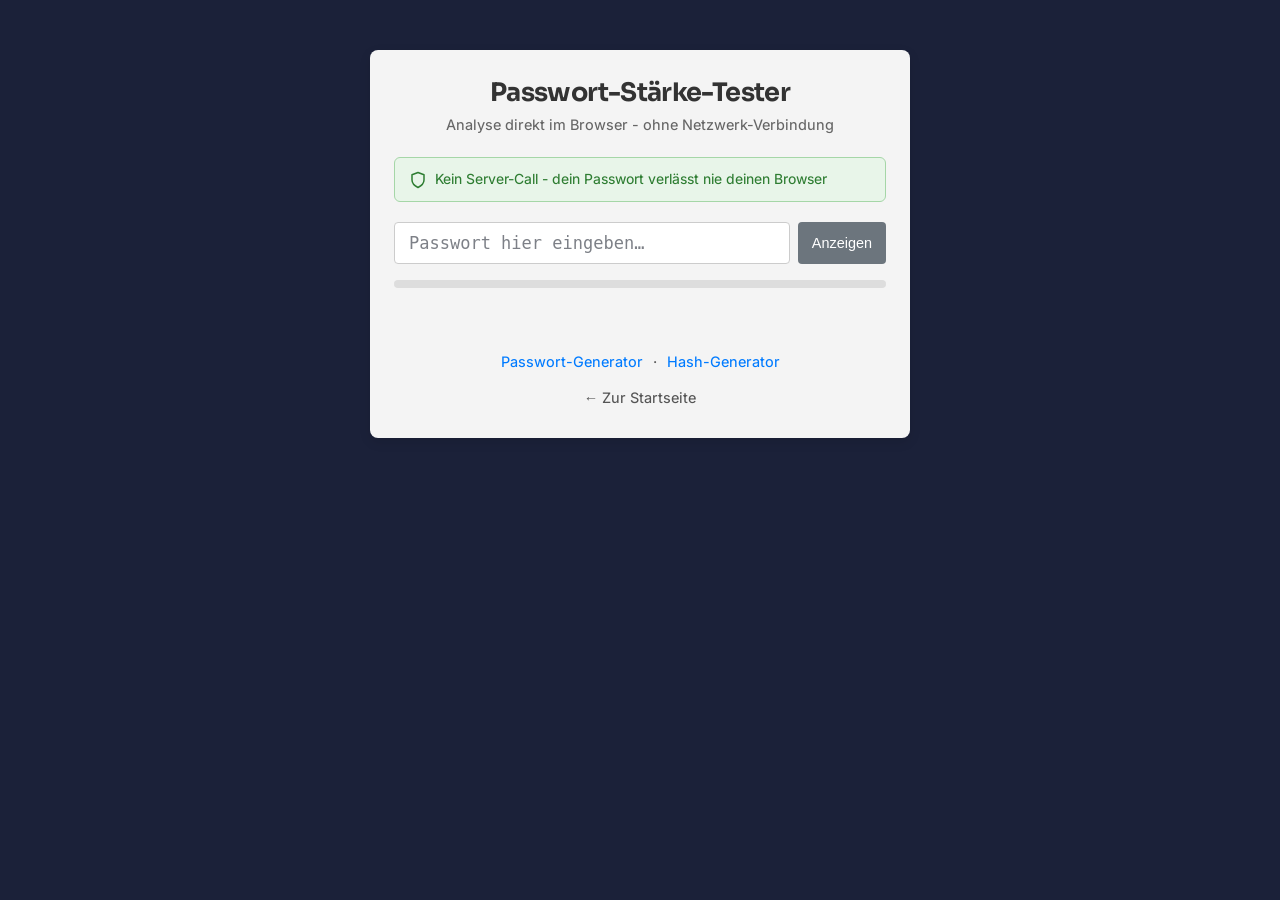
<file: strength.html>
<!DOCTYPE html>
<html lang="de">
<head>
    <meta charset="UTF-8">
    <meta name="viewport" content="width=device-width, initial-scale=1.0">
    <title>Passwort-Stärke-Tester | Lotus IT-Services</title>
    <meta name="description" content="Teste die Stärke deines Passworts direkt im Browser — kein Server-Call, keine Datenweitergabe. Entropie-Analyse, Mustererkennung und konkrete Tipps.">
    <meta name="keywords" content="Passwort-Stärke, Passwort-Tester, Entropie, Sicherheit, Browser-Tool, Passwort-Generator">
    <link rel="canonical" href="https://www.lotus-it.de/strength.html" />
    <!-- Open Graph / Facebook -->
    <meta property="og:type" content="website" />
    <meta property="og:url" content="https://www.lotus-it.de/strength.html" />
    <meta property="og:title" content="Passwort-Stärke-Tester | Lotus IT-Services" />
    <meta property="og:description" content="Teste die Stärke deines Passworts direkt im Browser — kein Server-Call, keine Datenweitergabe." />
    <meta property="og:locale" content="de_DE" />
    <meta property="og:site_name" content="Lotus IT-Services" />
    <!-- Twitter -->
    <meta property="twitter:card" content="summary" />
    <meta property="twitter:title" content="Passwort-Stärke-Tester | Lotus IT-Services" />
    <meta property="twitter:description" content="Teste die Stärke deines Passworts direkt im Browser — kein Server-Call, keine Datenweitergabe." />
    <script type="application/ld+json">
    {
      "@context": "https://schema.org",
      "@type": "SoftwareApplication",
      "name": "Passwort-Stärke-Tester",
      "description": "Teste die Stärke deines Passworts direkt im Browser",
      "url": "https://www.lotus-it.de/strength.html",
      "applicationCategory": "UtilityApplication",
      "operatingSystem": "Web Browser",
      "provider": {
        "@type": "Organization",
        "name": "Lotus IT-Services"
      }
    }
    </script>
    <link rel="stylesheet" href="style.css">
    <link rel="stylesheet" href="fonts/fonts.css">
    <style>
        .tool-container {
            max-width: 540px;
            margin: 50px auto;
            padding: 28px 24px;
            background: #f4f4f4;
            border-radius: 8px;
            box-shadow: 0 4px 12px rgba(0,0,0,0.1);
            font-family: 'Inter', sans-serif;
        }

        .tool-container h1 {
            text-align: center;
            color: #333;
            margin-bottom: 6px;
            font-size: 1.5rem;
        }

        .tool-subtitle {
            text-align: center;
            color: #666;
            font-size: 0.85rem;
            margin-bottom: 20px;
        }

        /* Trust badge */
        .trust-badge {
            display: flex;
            align-items: center;
            gap: 8px;
            background: #e8f5e9;
            border: 1px solid #a5d6a7;
            border-radius: 6px;
            padding: 10px 14px;
            margin-bottom: 20px;
            font-size: 0.82rem;
            color: #2e7d32;
        }

        .trust-badge svg {
            flex-shrink: 0;
            width: 18px;
            height: 18px;
        }

        /* Input row */
        .input-row {
            display: flex;
            gap: 8px;
            margin-bottom: 16px;
        }

        .input-row input {
            flex: 1;
            padding: 10px 14px;
            font-size: 1rem;
            font-family: monospace;
            border: 1px solid #ccc;
            border-radius: 4px;
            background: #fff;
            color: #333;
            outline: none;
            width: auto;
            appearance: auto;
        }

        .input-row input:focus {
            border-color: #007bff;
            box-shadow: 0 0 0 3px rgba(0,123,255,.12);
        }

        .btn-toggle {
            padding: 10px 14px;
            background: #6c757d;
            color: #fff;
            border: none;
            border-radius: 4px;
            cursor: pointer;
            font-size: 0.85rem;
            white-space: nowrap;
            flex-shrink: 0;
        }

        .btn-toggle:hover { background: #495057; }

        /* Strength bar */
        .strength-track {
            height: 8px;
            background: #ddd;
            border-radius: 4px;
            overflow: hidden;
            margin-bottom: 6px;
        }

        .strength-bar {
            height: 100%;
            width: 0%;
            border-radius: 4px;
            transition: width 0.3s, background-color 0.3s;
        }

        .strength-meta {
            display: flex;
            justify-content: space-between;
            font-size: 0.8rem;
            color: #555;
            margin-bottom: 16px;
        }

        /* Char stats */
        #char-stats {
            font-size: 0.78rem;
            color: #777;
            margin-bottom: 16px;
            min-height: 1.2em;
        }

        #char-stats span + span::before { content: ' · '; }

        /* Feedback lists */
        .fb-list {
            list-style: none;
            padding: 0;
            margin: 0 0 8px;
        }

        .fb-item {
            display: flex;
            align-items: flex-start;
            gap: 8px;
            font-size: 0.83rem;
            padding: 5px 0;
            border-bottom: 1px solid #e8e8e8;
            line-height: 1.4;
        }

        .fb-item:last-child { border-bottom: none; }

        .fb-item span {
            font-weight: bold;
            font-size: 0.9rem;
            flex-shrink: 0;
            width: 14px;
        }

        .fb-warn { color: #c0392b; }
        .fb-warn span { color: #e74c3c; }
        .fb-ok   { color: #1e7e34; }
        .fb-ok   span { color: #27ae60; }

        .nav-link {
            display: block;
            text-align: center;
            margin-top: 12px;
            font-size: 0.85rem;
            color: #555;
            text-decoration: none;
        }

        .nav-link:hover { text-decoration: underline; }

        .tool-nav {
            display: flex;
            justify-content: center;
            gap: 10px;
            margin-top: 24px;
            font-size: 0.85rem;
            color: #555;
        }
        .tool-nav a {
            color: #007bff;
            text-decoration: none;
        }
        .tool-nav a:hover { text-decoration: underline; }

        /* Override global input styles from style.css */
        .tool-container input[type="password"],
        .tool-container input[type="text"] {
            appearance: auto;
            width: auto;
        }
    </style>
</head>
<body>
    <main>
    <div class="tool-container">
        <h1>Passwort-Stärke-Tester</h1>
        <p class="tool-subtitle">Analyse direkt im Browser — ohne Netzwerk-Verbindung</p>

        <div class="trust-badge" role="note">
            <svg viewBox="0 0 24 24" fill="none" stroke="currentColor" stroke-width="2" stroke-linecap="round" stroke-linejoin="round" aria-hidden="true">
                <path d="M12 22s8-4 8-10V5l-8-3-8 3v7c0 6 8 10 8 10z"/>
            </svg>
            <span>Kein Server-Call — dein Passwort verlässt nie deinen Browser</span>
        </div>

        <div class="input-row">
            <input
                type="password"
                id="pwd-input"
                placeholder="Passwort hier eingeben…"
                autocomplete="off"
                autocorrect="off"
                autocapitalize="off"
                spellcheck="false"
                aria-label="Passwort eingeben"
            >
            <button class="btn-toggle" id="toggle-visibility" type="button" aria-label="Passwort anzeigen">
                Anzeigen
            </button>
        </div>

        <div class="strength-track">
            <div class="strength-bar" id="strength-bar" role="progressbar" aria-valuemin="0" aria-valuemax="100"></div>
        </div>
        <div class="strength-meta">
            <span id="strength-label"></span>
            <span id="entropy-label"></span>
        </div>

        <div id="char-stats" aria-live="polite"></div>

        <ul class="fb-list" id="warnings-list"  aria-label="Warnungen"  aria-live="polite"></ul>
        <ul class="fb-list" id="positives-list" aria-label="Positives"  aria-live="polite"></ul>

        <nav class="tool-nav" aria-label="Weitere Tools">
            <a href="generator.html">Passwort-Generator</a>
            <span aria-hidden="true">·</span>
            <a href="hash.html">Hash-Generator</a>
        </nav>
        <a href="index.html" class="nav-link">← Zur Startseite</a>
    </div>
    </main>

    <script src="strength.js"></script>
</body>
</html>
</file>
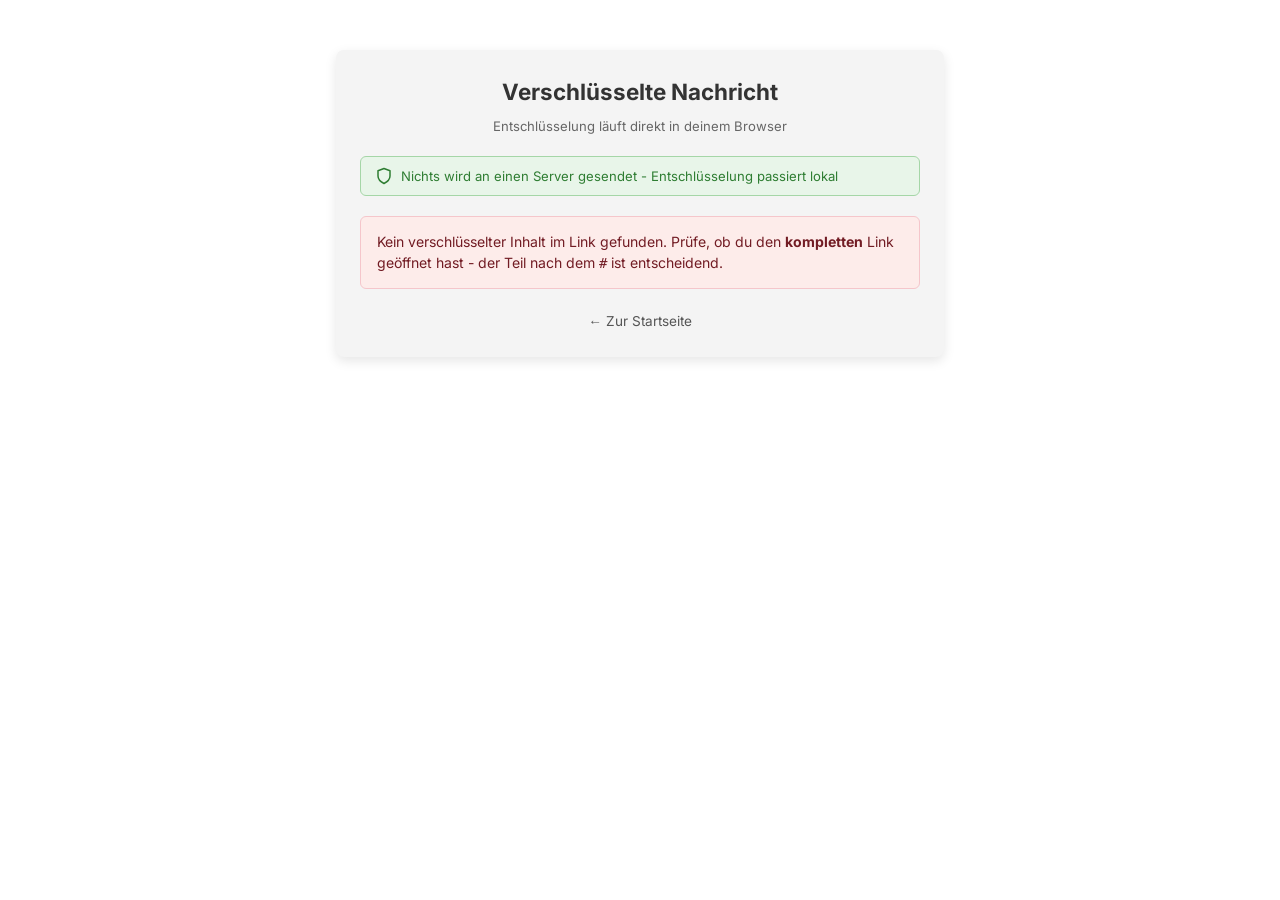
<file: view.html>
<!DOCTYPE html>
<html lang="de">
<head>
    <meta charset="UTF-8">
    <meta name="viewport" content="width=device-width, initial-scale=1.0">
    <title>Verschlüsselte Nachricht | Lotus IT-Services</title>
    <meta name="description" content="Verschlüsselte Nachricht anzeigen und entschlüsseln — sicher und privat im Browser.">
    <meta name="keywords" content="Verschlüsselte Nachricht, Entschlüsselung, Browser-Tool, Sicherheit">
    <meta name="robots" content="noindex,nofollow">
    <link rel="canonical" href="https://www.lotus-it.de/view.html" />
    <!-- Open Graph / Facebook -->
    <meta property="og:type" content="website" />
    <meta property="og:url" content="https://www.lotus-it.de/view.html" />
    <meta property="og:title" content="Verschlüsselte Nachricht | Lotus IT-Services" />
    <meta property="og:description" content="Verschlüsselte Nachricht anzeigen und entschlüsseln — sicher und privat im Browser." />
    <meta property="og:locale" content="de_DE" />
    <meta property="og:site_name" content="Lotus IT-Services" />
    <!-- Twitter -->
    <meta property="twitter:card" content="summary" />
    <meta property="twitter:title" content="Verschlüsselte Nachricht | Lotus IT-Services" />
    <meta property="twitter:description" content="Verschlüsselte Nachricht anzeigen und entschlüsseln — sicher und privat im Browser." />
    <script type="application/ld+json">
    {
      "@context": "https://schema.org",
      "@type": "SoftwareApplication",
      "name": "Verschlüsselte Nachricht Viewer",
      "description": "Verschlüsselte Nachrichten anzeigen und entschlüsseln",
      "url": "https://www.lotus-it.de/view.html",
      "applicationCategory": "UtilityApplication",
      "operatingSystem": "Web Browser",
      "provider": {
        "@type": "Organization",
        "name": "Lotus IT-Services"
      }
    }
    </script>
    <link rel="stylesheet" href="fonts/fonts.css">
    <style>
        .view-container {
            max-width: 560px;
            margin: 50px auto;
            padding: 28px 24px;
            background: #f4f4f4;
            border-radius: 8px;
            box-shadow: 0 4px 12px rgba(0,0,0,0.1);
            font-family: 'Inter', sans-serif;
        }

        .view-container h1 {
            text-align: center;
            color: #333;
            font-size: 1.4rem;
            margin: 0 0 6px;
        }

        .subtitle {
            text-align: center;
            color: #666;
            font-size: 0.82rem;
            margin-bottom: 22px;
        }

        .trust-badge {
            display: flex;
            align-items: center;
            gap: 8px;
            background: #e8f5e9;
            border: 1px solid #a5d6a7;
            border-radius: 6px;
            padding: 10px 14px;
            margin-bottom: 20px;
            font-size: 0.82rem;
            color: #2e7d32;
        }
        .trust-badge svg { flex-shrink: 0; width: 18px; height: 18px; }

        .field-label {
            display: block;
            font-size: 0.82rem;
            color: #555;
            margin-bottom: 5px;
            font-weight: 500;
        }

        .view-container input[type="password"],
        .view-container textarea {
            appearance: auto;
            width: 100%;
            padding: 10px 14px;
            font-size: 0.9rem;
            font-family: monospace;
            border: 1px solid #ccc;
            border-radius: 4px;
            background: #fff;
            color: #333;
            outline: none;
            box-sizing: border-box;
        }

        .view-container input:focus,
        .view-container textarea:focus {
            border-color: #007bff;
            box-shadow: 0 0 0 3px rgba(0,123,255,.12);
        }

        .view-container textarea {
            min-height: 140px;
            resize: vertical;
        }

        .btn-row {
            display: flex;
            gap: 8px;
            margin-top: 12px;
        }

        .btn {
            flex: 1;
            padding: 10px;
            background: #007bff;
            color: #fff;
            border: none;
            border-radius: 4px;
            cursor: pointer;
            font-size: 0.95rem;
        }
        .btn:hover { background: #0056b3; }
        .btn:disabled { background: #aaa; cursor: not-allowed; }

        .btn-secondary { background: #6c757d; }
        .btn-secondary:hover:not(:disabled) { background: #545b62; }

        .state { display: none; }
        .state.is-active { display: block; }

        .alert {
            padding: 14px 16px;
            border-radius: 6px;
            font-size: 0.88rem;
            line-height: 1.5;
            margin-bottom: 16px;
        }
        .alert-error {
            background: #fdecea;
            border: 1px solid #f5c6cb;
            color: #721c24;
        }
        .alert-warn {
            background: #fff8e1;
            border: 1px solid #ffe082;
            color: #856404;
        }

        .nav-link {
            display: block;
            text-align: center;
            margin-top: 24px;
            font-size: 0.85rem;
            color: #555;
            text-decoration: none;
        }
        .nav-link:hover { text-decoration: underline; }
    </style>
</head>
<body>
    <main>
    <div class="view-container">
        <h1>Verschlüsselte Nachricht</h1>
        <p class="subtitle">Entschlüsselung läuft direkt in deinem Browser</p>

        <div class="trust-badge" role="note">
            <svg viewBox="0 0 24 24" fill="none" stroke="currentColor" stroke-width="2" stroke-linecap="round" stroke-linejoin="round" aria-hidden="true">
                <path d="M12 22s8-4 8-10V5l-8-3-8 3v7c0 6 8 10 8 10z"/>
            </svg>
            <span>Nichts wird an einen Server gesendet — Entschlüsselung passiert lokal</span>
        </div>

        <!-- State: No data in URL -->
        <div class="state" id="state-empty">
            <div class="alert alert-error">
                Kein verschlüsselter Inhalt im Link gefunden. Prüfe, ob du den <strong>kompletten</strong> Link geöffnet hast — der Teil nach dem <code>#</code> ist entscheidend.
            </div>
        </div>

        <!-- State: Passphrase required -->
        <div class="state" id="state-pass">
            <p class="field-label" style="margin-bottom:10px;">Diese Nachricht ist passwortgeschützt. Bitte gib die Passphrase ein, die du vom Absender separat erhalten hast.</p>
            <label class="field-label" for="view-pass">Passphrase:</label>
            <input type="password" id="view-pass" autocomplete="off" autocorrect="off" autocapitalize="off" spellcheck="false">
            <div class="btn-row">
                <button class="btn" id="view-decrypt-btn">Entschlüsseln</button>
            </div>
            <div id="pass-error" class="alert alert-error" style="display:none; margin-top:12px;"></div>
        </div>

        <!-- State: Decrypted message -->
        <div class="state" id="state-shown">
            <div class="alert alert-warn">
                <strong>Einmal lesen, dann schließen.</strong> Behandle diese Information als Einmal-Geheimnis — kopiere sie in deinen Passwort-Manager und schließe diesen Tab.
            </div>
            <label class="field-label" for="plaintext-out">Entschlüsselter Inhalt:</label>
            <textarea id="plaintext-out" readonly onclick="this.select()"></textarea>
            <div class="btn-row">
                <button class="btn btn-secondary" id="copy-plain-btn">Inhalt kopieren</button>
                <button class="btn btn-secondary" id="clear-plain-btn">Schließen &amp; Löschen</button>
            </div>
        </div>

        <!-- State: Fatal error -->
        <div class="state" id="state-error">
            <div class="alert alert-error" id="error-msg"></div>
        </div>

        <a href="index.html" class="nav-link">← Zur Startseite</a>
    </div>
    </main>

    <script src="view.js"></script>
</body>
</html>
</file>
<file: fonts/fonts.css>
/* Inter – latin-ext */
@font-face {
  font-family: 'Inter';
  font-style: normal;
  font-weight: 300 700;
  font-display: swap;
  src: url('inter-latin-ext.woff2') format('woff2');
  unicode-range: U+0100-02BA, U+02BD-02C5, U+02C7-02CC, U+02CE-02D7, U+02DD-02FF, U+0304, U+0308, U+0329, U+1D00-1DBF, U+1E00-1E9F, U+1EF2-1EFF, U+2020, U+20A0-20AB, U+20AD-20C0, U+2113, U+2C60-2C7F, U+A720-A7FF;
}
/* Inter – latin (fallback) */
@font-face {
  font-family: 'Inter';
  font-style: normal;
  font-weight: 300 700;
  font-display: swap;
  src: url('inter-latin.woff2') format('woff2');
  unicode-range: U+0000-00FF, U+0131, U+0152-0153, U+02BB-02BC, U+02C6, U+02DA, U+02DC, U+0304, U+0308, U+0329, U+2000-206F, U+20AC, U+2122, U+2191, U+2193, U+2212, U+2215, U+FEFF, U+FFFD;
}

/* Sora – latin-ext (headings) */
@font-face {
  font-family: 'Sora';
  font-style: normal;
  font-weight: 400 800;
  font-display: swap;
  src: url('sora-latin-ext.woff2') format('woff2');
  unicode-range: U+0100-02BA, U+02BD-02C5, U+02C7-02CC, U+02CE-02D7, U+02DD-02FF, U+0304, U+0308, U+0329, U+1D00-1DBF, U+1E00-1E9F, U+1EF2-1EFF, U+2020, U+20A0-20AB, U+20AD-20C0, U+2113, U+2C60-2C7F, U+A720-A7FF;
}
/* Sora – latin (headings) */
@font-face {
  font-family: 'Sora';
  font-style: normal;
  font-weight: 400 800;
  font-display: swap;
  src: url('sora-latin.woff2') format('woff2');
  unicode-range: U+0000-00FF, U+0131, U+0152-0153, U+02BB-02BC, U+02C6, U+02DA, U+02DC, U+0304, U+0308, U+0329, U+2000-206F, U+20AC, U+2122, U+2191, U+2193, U+2212, U+2215, U+FEFF, U+FFFD;
}
</file>
<file: landing.css>
/* ╔═══════════════════════════════════════════════════════════════╗
   ║  LOTUS LANDING PAGE — Split Screen Design System              ║
   ║  Left: IT-Services (Dark, Technical)                          ║
   ║  Right: Consulting (Light, Creative)                          ║
   ╚═══════════════════════════════════════════════════════════════╝ */

:root {
  /* Dark Palette (IT-Services left) */
  --it-dark-bg:           #1e2033;
  --it-dark-surface:      #252840;
  --it-dark-card:         #2e3150;
  --it-dark-border:       rgba(255, 255, 255, 0.12);
  --it-dark-text:         #f2f5ff;
  --it-dark-text-muted:   #b0bcda;
  --it-dark-text-dim:     #7a8aac;
  --it-accent:            #00a0bd;
  --it-accent-hover:      #0086a2;
  --it-accent-glow:       rgba(0, 160, 189, 0.3);

  /* Light Palette (Consulting right) */
  --consulting-light-bg:      #f8f4e8;
  --consulting-light-surface: #fefaf1;
  --consulting-light-text:    #1f3128;
  --consulting-light-muted:   #46655a;
  --consulting-light-dim:     #6f887b;
  --consulting-accent:        #5f9f86;
  --consulting-accent-hover:  #4c8972;
  --consulting-accent-glow:   rgba(95, 159, 134, 0.36);
  --consulting-primary-color: #78b39a;
  --consulting-secondary-color: #c5dccf;

  --transition: 0.28s cubic-bezier(0.4, 0, 0.2, 1);
  --radius: 12px;
  --radius-sm: 8px;
}

* {
  box-sizing: border-box;
  margin: 0;
  padding: 0;
}

html {
  scroll-behavior: smooth;
  font-size: 17px;
  overflow-x: hidden;
}

body.landing-page {
  font-family: 'Inter', system-ui, -apple-system, sans-serif;
  font-weight: 450;
  color: var(--it-dark-text);
  line-height: 1.65;
  -webkit-font-smoothing: antialiased;
  overflow-x: hidden;
}

/* ═══════════════════════════════════════════════════════════════
   WRAPPER & LAYOUT
   ═════════════════════════════════════════════════════════════ */

.landing-wrapper {
  display: flex;
  position: relative;
  height: 100vh;
  width: 100%;
  overflow: hidden;
}

.landing-divider {
  position: absolute;
  inset: 0 auto 0 50%;
  width: 240px;
  height: 100%;
  transform: translateX(-128px);
  pointer-events: none;
  z-index: 1;
}

.landing-divider svg {
  display: block;
  width: 100%;
  height: 100%;
}

.landing-half {
  flex: 1;
  display: flex;
  flex-direction: column;
  align-items: center;
  justify-content: center;
  position: relative;
  overflow: hidden;
  padding: 48px 32px;
  min-height: 100vh;
}

/* ── IT-Services (LEFT) ── */
.landing-it {
  background: var(--it-dark-bg);
  color: var(--it-dark-text);
  z-index: 0;
}

/* ── Consulting (RIGHT) ── */
.landing-consulting {
  background: linear-gradient(162deg, #fbf8ef 0%, #f4f0e6 44%, #edf4ed 100%);
  color: var(--consulting-light-text);
  z-index: 1;
}

.landing-consulting::before {
  display: none;
}

.landing-consulting::after {
  display: none;
}

/* ═══════════════════════════════════════════════════════════════
   BACKGROUND ELEMENTS
   ═════════════════════════════════════════════════════════════ */

.landing-half__background {
  position: absolute;
  inset: 0;
  z-index: 0;
  overflow: hidden;
}

.landing-half__background--light::after {
  content: '';
  position: absolute;
  inset: 0;
  pointer-events: none;
  opacity: 0.5;
  background:
    radial-gradient(circle at 16% 20%, rgba(185, 212, 192, 0.34) 0%, transparent 44%),
    radial-gradient(circle at 82% 28%, rgba(133, 183, 162, 0.24) 0%, transparent 40%),
    radial-gradient(circle at 62% 82%, rgba(95, 159, 134, 0.18) 0%, transparent 38%);
}

/* Particle canvas for IT side */
.landing-it-canvas {
  position: absolute;
  inset: 0;
  width: 100%;
  height: 100%;
  pointer-events: none;
  z-index: 1;
}

/* Grid background for IT side */
.landing-grid {
  position: absolute;
  inset: 0;
  background-image:
    linear-gradient(rgba(255, 255, 255, 0.024) 1px, transparent 1px),
    linear-gradient(90deg, rgba(255, 255, 255, 0.024) 1px, transparent 1px);
  background-size: 72px 72px;
  mask-image: radial-gradient(ellipse 80% 70% at 50% 0%, black 20%, transparent 80%);
  pointer-events: none;
}

/* Animated orbs for IT side */
.landing-orb {
  position: absolute;
  border-radius: 50%;
  filter: blur(80px);
  pointer-events: none;
  opacity: 0.3;
}

.landing-orb-1 {
  width: 400px;
  height: 400px;
  background: rgba(0, 160, 189, 0.15);
  top: -100px;
  left: -150px;
  animation: float-orb-1 8s ease-in-out infinite;
}

.landing-orb-2 {
  width: 350px;
  height: 350px;
  background: rgba(138, 43, 226, 0.1);
  top: 50%;
  left: -100px;
  animation: float-orb-2 10s ease-in-out infinite;
}

.landing-orb-3 {
  width: 300px;
  height: 300px;
  background: rgba(0, 160, 189, 0.12);
  bottom: -50px;
  right: -100px;
  animation: float-orb-3 12s ease-in-out infinite;
}

@keyframes float-orb-1 {
  0%, 100% { transform: translate(0, 0); }
  50% { transform: translate(30px, -30px); }
}

@keyframes float-orb-2 {
  0%, 100% { transform: translate(0, 0); }
  50% { transform: translate(-40px, 40px); }
}

@keyframes float-orb-3 {
  0%, 100% { transform: translate(0, 0); }
  50% { transform: translate(50px, 30px); }
}

/* Consulting side blobs — pong-style like pricing section */
.landing-shape {
  position: absolute;
  border-radius: 50%;
  pointer-events: none;
  z-index: 0;
  transition: transform 0.1s linear;
}

.landing-shape-1 {
  width: 500px;
  height: 500px;
  background: rgba(95, 159, 134, 0.42);
  filter: blur(65px);
  animation: consulting-pong-a 22s linear infinite alternate;
}

.landing-shape-2 {
  width: 420px;
  height: 420px;
  background: rgba(120, 190, 160, 0.36);
  filter: blur(55px);
  animation: consulting-pong-b 28s linear infinite alternate;
}

.landing-shape-3 {
  width: 360px;
  height: 360px;
  background: rgba(160, 210, 185, 0.38);
  filter: blur(50px);
  animation: consulting-pong-c 18s linear infinite alternate;
}

@keyframes consulting-pong-a {
  0%   { top: -5%;  left: -5%;  }
  25%  { top: 55%;  left: 65%;  }
  50%  { top: 5%;   left: 85%;  }
  75%  { top: 65%;  left: 25%;  }
  100% { top: -5%;  left: 90%;  }
}

@keyframes consulting-pong-b {
  0%   { top: 75%;  left: 90%;  }
  25%  { top: 5%;   left: 15%;  }
  50%  { top: 65%;  left: 0%;   }
  75%  { top: 15%;  left: 70%;  }
  100% { top: 75%;  left: -5%;  }
}

@keyframes consulting-pong-c {
  0%   { top: 40%;  left: 40%;  }
  33%  { top: 0%;   left: 75%;  }
  66%  { top: 70%;  left: 50%;  }
  100% { top: 30%;  left: 0%;   }
}

/* ═══════════════════════════════════════════════════════════════
   CONTENT LAYOUT
   ═════════════════════════════════════════════════════════════ */

.landing-half__content {
  position: relative;
  z-index: 10;
  width: 100%;
  max-width: 520px;
  display: flex;
  align-items: center;
  justify-content: center;
}

.landing-choice {
  width: min(90%, 440px);
  display: flex;
  flex-direction: column;
  align-items: center;
  gap: 20px;
  text-decoration: none;
  border-radius: 16px;
  padding: 32px 28px;
  border: 1px solid transparent;
  transition: transform var(--transition), box-shadow var(--transition), border-color var(--transition), background var(--transition);
}

.landing-choice:hover,
.landing-choice:focus-visible {
  transform: translateY(-2px);
  outline: none;
}

.landing-choice--it {
  background: rgba(255, 255, 255, 0.02);
  border-color: rgba(0, 160, 189, 0.35);
  box-shadow: 0 14px 48px rgba(0, 0, 0, 0.22);
}

.landing-choice--it:hover,
.landing-choice--it:focus-visible {
  border-color: rgba(0, 160, 189, 0.55);
  box-shadow: 0 16px 56px rgba(0, 0, 0, 0.28), 0 0 0 1px rgba(0, 160, 189, 0.2) inset;
}

.landing-choice--consulting {
  background: rgba(255, 255, 255, 0.5);
  border-color: rgba(95, 159, 134, 0.32);
  box-shadow: 0 14px 42px rgba(68, 92, 72, 0.15);
}

.landing-choice--consulting:hover,
.landing-choice--consulting:focus-visible {
  border-color: rgba(95, 159, 134, 0.52);
  box-shadow: 0 18px 52px rgba(68, 92, 72, 0.2), 0 0 0 1px rgba(95, 159, 134, 0.16) inset;
}

.landing-choice__hint {
  font-family: 'Sora', 'Inter', sans-serif;
  font-size: 0.96rem;
  font-weight: 700;
  letter-spacing: 0.01em;
}

.landing-choice--it .landing-choice__hint {
  color: var(--it-accent);
}

.landing-choice--consulting .landing-choice__hint {
  color: var(--consulting-accent);
}

/* ─ Logo / Header ─ */
.landing-logo {
  display: flex;
  align-items: center;
  justify-content: center;
  gap: 16px;
}

.landing-logo__icon {
  width: 56px;
  height: 56px;
  flex-shrink: 0;
  color: #d6006e;
  filter: drop-shadow(0 0 8px rgba(214, 0, 110, 0.38));
  margin-top: 4px;
}

.landing-logo__icon--consulting {
  color: var(--consulting-accent);
  filter: drop-shadow(0 0 8px var(--consulting-accent-glow));
}

.landing-logo__title {
  font-family: 'Sora', 'Inter', sans-serif;
  font-size: 1.8rem;
  font-weight: 800;
  letter-spacing: -0.03em;
  line-height: 1.1;
  margin-bottom: 4px;
  text-align: left;
  color: #ffffff;
}

.landing-logo--light .landing-logo__title {
  color: var(--consulting-light-text);
}

.landing-logo__title strong {
  color: var(--it-accent);
}

.landing-logo--light .landing-logo__title strong {
  color: var(--consulting-accent);
}

.landing-logo__subtitle {
  font-size: 0.85rem;
  font-weight: 500;
  letter-spacing: 0.05em;
  text-transform: uppercase;
  color: var(--it-dark-text-muted);
  opacity: 0.7;
  text-align: left;
}

/* Requested cleanup: remove extra parts and keep only centered clickable elements */
.landing-pitch,
.landing-badge,
.landing-features,
.landing-footer-hint,
.landing-half__background--light::after {
  display: none !important;
}

.landing-logo__subtitle--light {
  color: var(--consulting-light-muted);
}

/* ─ Main Pitch ─ */
.landing-pitch {
  display: flex;
  flex-direction: column;
  gap: 20px;
}

.landing-pitch h2 {
  font-family: 'Sora', 'Inter', sans-serif;
  font-size: 2.2rem;
  font-weight: 800;
  letter-spacing: -0.03em;
  line-height: 1.2;
  color: var(--it-dark-text);
}

.landing-pitch--consulting h2 {
  color: var(--consulting-light-text);
}

.landing-pitch p {
  font-size: 0.95rem;
  line-height: 1.7;
  color: var(--it-dark-text-muted);
}

.landing-pitch--consulting p {
  color: var(--consulting-light-muted);
}

/* ─ Badge ─ */
.landing-badge {
  display: inline-flex;
  align-items: center;
  gap: 8px;
  padding: 8px 14px;
  background: rgba(0, 160, 189, 0.12);
  border: 1px solid rgba(0, 160, 189, 0.25);
  border-radius: 4px;
  font-size: 0.75rem;
  font-weight: 600;
  color: var(--it-accent);
  letter-spacing: 0.1em;
  text-transform: uppercase;
  width: fit-content;
}

.landing-badge::before {
  content: '';
  width: 5px;
  height: 5px;
  background: var(--it-accent);
  border-radius: 50%;
  box-shadow: 0 0 6px var(--it-accent-glow);
  animation: pulse 2s infinite;
}

@keyframes pulse {
  0%, 100% { opacity: 1; }
  50% { opacity: 0.4; }
}

.landing-badge--light {
  background: rgba(111, 143, 115, 0.14);
  border-color: rgba(111, 143, 115, 0.28);
  color: var(--consulting-accent);
}

.landing-badge--light::before {
  background: var(--consulting-accent);
  box-shadow: 0 0 6px var(--consulting-accent-glow);
}

/* ─ Features List ─ */
.landing-features {
  list-style: none;
  display: flex;
  flex-direction: column;
  gap: 14px;
}

.landing-features li {
  font-size: 0.9rem;
  line-height: 1.6;
  color: var(--it-dark-text-muted);
  padding-left: 24px;
  position: relative;
}

.landing-features li::before {
  content: '→';
  position: absolute;
  left: 0;
  color: var(--it-accent);
  font-weight: 600;
  opacity: 0.6;
}

.landing-features--light li {
  color: #3f5f53;
}

.landing-features--light li::before {
  color: var(--consulting-accent);
  opacity: 1;
}

.landing-features strong {
  color: var(--it-dark-text);
  font-weight: 600;
}

.landing-features--light strong {
  color: #1b2a22;
}

/* ─ Call-to-Action ─ */
.landing-cta {
  display: inline-flex;
  align-items: center;
  gap: 12px;
  padding: 14px 28px;
  background: var(--it-accent);
  color: #ffffff;
  font-family: 'Sora', sans-serif;
  font-size: 0.95rem;
  font-weight: 600;
  border-radius: var(--radius-sm);
  border: none;
  cursor: pointer;
  transition: all var(--transition);
  text-decoration: none;
  width: fit-content;
  text-align: center;
}

.landing-cta:hover {
  background: var(--it-accent-hover);
  box-shadow: 0 8px 32px var(--it-accent-glow);
  transform: translateY(-2px);
}

.landing-cta--secondary {
  background: linear-gradient(135deg, #5f9f86 0%, #78b39a 100%);
  color: #ffffff;
}

.landing-cta--secondary:hover {
  background: var(--consulting-accent-hover);
  box-shadow: 0 8px 32px var(--consulting-accent-glow);
  transform: translateY(-2px);
}

/* ─ Footer Hint ─ */
.landing-footer-hint {
  font-size: 0.8rem;
  color: var(--it-dark-text-dim);
  text-align: center;
  animation: bounce-hint 2s ease-in-out infinite;
  margin-top: 20px;
  opacity: 0.6;
}

.landing-footer-hint--consulting {
  color: var(--consulting-light-dim);
}

@keyframes bounce-hint {
  0%, 100% { transform: translateY(0); opacity: 0.6; }
  50% { transform: translateY(-8px); opacity: 1; }
}

/* ═══════════════════════════════════════════════════════════════
   RESPONSIVE DESIGN
   ═════════════════════════════════════════════════════════════ */

@media (max-width: 1280px) {
  .landing-pitch h2 {
    font-size: 1.8rem;
  }

  .landing-half__content {
    max-width: 380px;
  }
}

@media (max-width: 968px) {
  .landing-wrapper {
    flex-direction: column;
    height: auto;
  }

  .landing-divider {
    display: none;
  }

  .landing-half {
    min-height: 100vh;
    height: 100vh;
  }

  /* Vertical divider instead of horizontal */
  .landing-half {
    width: 100%;
  }

  .landing-pitch h2 {
    font-size: 2rem;
  }

  .landing-half__content {
    max-width: 420px;
  }
}

@media (max-width: 640px) {
  .landing-half {
    padding: 48px 24px;
  }

  .landing-logo__icon {
    width: 48px;
    height: 48px;
  }

  .landing-logo__title {
    font-size: 1.5rem;
  }

  .landing-pitch h2 {
    font-size: 1.6rem;
  }

  .landing-pitch p {
    font-size: 0.9rem;
  }

  .landing-features li {
    font-size: 0.85rem;
  }

  .landing-half__content {
    max-width: 100%;
    gap: 24px;
  }

  .landing-shape-1,
  .landing-shape-2,
  .landing-shape-3 {
    opacity: 0.2;
  }

  .landing-orb-1,
  .landing-orb-2,
  .landing-orb-3 {
    opacity: 0.15;
  }
}

/* ═══════════════════════════════════════════════════════════════
   ACCESSIBILITY
   ═════════════════════════════════════════════════════════════ */

@media (prefers-reduced-motion: reduce) {
  .landing-orb,
  .landing-shape,
  .landing-footer-hint {
    animation: none;
  }

  .landing-cta {
    transition: none;
  }
}

@media (prefers-color-scheme: dark) {
  .landing-consulting {
    background: linear-gradient(162deg, #fbf8ef 0%, #f4f0e6 44%, #edf4ed 100%);
    color: var(--consulting-light-text);
  }
}
</file>
<file: consulting.css>
/* ╔═══════════════════════════════════════════════════════════════╗
   ║  LOTUS CONSULTING — Stylesheet                               ║
   ║  Light, Creative, Friendly Design System                     ║
   ╚═══════════════════════════════════════════════════════════════╝ */

:root {
  /* Primary Colors – Landing-consistent mint & eggshell */
  --primary: #5f9f86;
  --primary-hover: #4c8972;
  --primary-light: #edf4ed;
  --secondary: #78b39a;
  --accent: #d6006e;
  --accent-alt: #8ec6af;
  --sun: #f4d35e;
  --coral: #ff8f70;
  --sky: #46b6c8;
  --violet: #a06bd6;
  --herb: #8caf67;
  --rose: #e56f9f;

  /* Neutral Colors – Taken from landing consulting side */
  --bg: #fdfaf2;
  --bg-light: #faf5ea;
  --bg-accent: #f2f8f1;
  --surface: #fffdf8;
  --text: #1f3128;
  --text-muted: #46655a;
  --text-dim: #6f887b;
  --border: rgba(70, 101, 90, 0.14);
  --border-md: rgba(70, 101, 90, 0.22);

  /* Spacing & Typography */
  --transition: 0.28s cubic-bezier(0.4, 0, 0.2, 1);
  --radius: 12px;
  --radius-sm: 8px;
  --max-w: 1120px;
}

* {
  box-sizing: border-box;
  margin: 0;
  padding: 0;
}

html {
  scroll-behavior: smooth;
  font-size: 17px;
  overflow-x: hidden;
}

body {
  font-family: 'Inter', system-ui, -apple-system, sans-serif;
  font-weight: 450;
  background: var(--bg);
  color: var(--text);
  line-height: 1.65;
  -webkit-font-smoothing: antialiased;
  overflow-x: hidden;
}

h1, h2, h3, h4, h5 {
  font-family: 'Sora', 'Inter', sans-serif;
  line-height: 1.08;
  letter-spacing: -0.02em;
  font-weight: 650;
}

a { color: var(--text); text-decoration: none; transition: color var(--transition); }

.container {
  max-width: var(--max-w);
  margin: 0 auto;
  padding: 0 32px;
}

/* ═══════════════════════════════════════════════════════════════
   NAVIGATION
═══════════════════════════════════════════════════════════════ */

#navbar {
  position: fixed;
  top: 0;
  left: 0;
  right: 0;
  z-index: 1000;
  background: rgba(253, 250, 242, 0.88);
  backdrop-filter: blur(12px);
  border-bottom: 1px solid var(--border);
  transition: background var(--transition), border-color var(--transition);
}

#navbar.scrolled {
  background: rgba(255, 253, 248, 0.97);
  border-color: var(--border-md);
}

.nav-inner {
  max-width: 1320px;
  margin: 0 auto;
  padding: 0 48px;
  height: 99px;
  display: flex;
  align-items: center;
  justify-content: space-between;
}

.logo {
  display: flex;
  align-items: center;
  gap: 12px;
  font-family: 'Sora', sans-serif;
  font-size: 1.4rem;
  font-weight: 700;
  color: var(--text);
  letter-spacing: -0.03em;
  white-space: nowrap;
}

.logo-icon {
  width: 48px;
  height: 48px;
  color: var(--primary);
  filter: drop-shadow(0 0 6px rgba(95, 159, 134, 0.3));
}

.logo strong {
  color: var(--primary);
}

.nav-links {
  display: flex;
  align-items: center;
  gap: 4px;
  list-style: none;
  margin-left: auto;
}

.lang-switch {
  display: flex;
  align-items: center;
  gap: 0;
  margin-left: 12px;
  margin-right: 16px;
}

.lang-btn {
  background: none;
  border: none;
  color: var(--text-muted);
  font-family: 'Sora', 'Inter', sans-serif;
  font-size: 0.74rem;
  font-weight: 700;
  letter-spacing: 0.08em;
  cursor: pointer;
  padding: 3px 4px;
  border-radius: 4px;
  transition: color var(--transition), background var(--transition);
}

.lang-sep {
  color: var(--text-dim);
  font-size: 0.74rem;
}

.lang-btn:hover {
  color: var(--text);
  background: rgba(95, 159, 134, 0.08);
}

.lang-btn.active {
  color: var(--accent);
}

.nav-links a {
  color: var(--text-muted);
  font-size: 0.9rem;
  font-weight: 500;
  padding: 8px 14px;
  border-radius: var(--radius-sm);
  transition: color var(--transition);
}

.nav-links a:hover {
  color: var(--primary);
}

.btn-nav {
  padding: 10px 20px;
  background: linear-gradient(135deg, #6baa90, #83c3b2);
  color: white !important;
  border-radius: var(--radius-sm);
  border: none;
  font-weight: 600;
  cursor: pointer;
  transition: background var(--transition);
}

.btn-nav:hover {
  background: linear-gradient(135deg, #5a967f, #70b6a2);
}

.hamburger {
  display: none;
  flex-direction: column;
  gap: 5px;
  background: none;
  border: none;
  cursor: pointer;
  padding: 4px;
}

.hamburger span {
  width: 22px;
  height: 1.5px;
  background: var(--text);
  border-radius: 2px;
  transition: all var(--transition);
}

.mobile-menu {
  display: none;
  background: var(--surface);
  border-top: 1px solid var(--border);
  padding: 12px 32px 20px;
}

.mobile-menu.open {
  display: block;
}

.mobile-menu ul {
  list-style: none;
  display: flex;
  flex-direction: column;
  gap: 8px;
}

.mobile-menu a {
  display: block;
  padding: 10px 12px;
  color: var(--text-muted);
  border-radius: var(--radius-sm);
  transition: background var(--transition), color var(--transition);
}

.mobile-menu a:hover {
  color: var(--primary);
  background: rgba(95, 159, 134, 0.08);
}

/* ═══════════════════════════════════════════════════════════════
   UNDER CONSTRUCTION BANNER
═══════════════════════════════════════════════════════════════ */

#construction-banner {
  position: fixed;
  top: 50%;
  left: 0;
  right: 0;
  transform: translateY(-50%);
  z-index: 3000;
  display: flex;
  align-items: center;
  justify-content: center;
  height: 72px;
  background: rgba(31, 49, 40, 0.86);
  color: #fff;
  font-family: 'Sora', sans-serif;
  font-size: clamp(1rem, 2.4vw, 1.45rem);
  font-weight: 800;
  letter-spacing: 0.1em;
  text-transform: uppercase;
  pointer-events: none;
}

body:has(#construction-banner) > *:not(#construction-banner) {
  filter: blur(3px);
}

/* ═══════════════════════════════════════════════════════════════
   HERO SECTION
═══════════════════════════════════════════════════════════════ */

#hero {
  min-height: 100vh;
  display: flex;
  align-items: flex-start;
  position: relative;
  overflow: hidden;
  padding-top: clamp(140px, 16vh, 180px);
  padding-bottom: clamp(60px, 9vh, 120px);
  background:
    linear-gradient(135deg, rgba(229, 111, 159, 0.1) 0%, rgba(229, 111, 159, 0) 30%),
    linear-gradient(225deg, rgba(70, 182, 200, 0.12) 0%, rgba(70, 182, 200, 0) 34%),
    linear-gradient(160deg, #fffdf8 0%, #faf4e9 44%, #f1f8f0 100%);
}

#hero::before {
  content: '';
  position: absolute;
  left: max(24px, 6vw);
  bottom: max(24px, 8vh);
  width: clamp(150px, 18vw, 260px);
  height: clamp(150px, 18vw, 260px);
  border: 1px solid rgba(95, 159, 134, 0.22);
  border-radius: 68% 32% 62% 38% / 46% 64% 36% 54%;
  transform: rotate(-14deg);
  pointer-events: none;
}

.hero-bg {
  position: absolute;
  inset: 0;
  z-index: 0;
  pointer-events: none;
  overflow: hidden;
}

.shape {
  position: absolute;
  opacity: 0.3;
}

.shape-1 {
  width: 500px;
  height: 500px;
  background: radial-gradient(circle at 35% 35%, rgba(244, 211, 94, 0.7) 0%, rgba(255, 143, 112, 0.28) 54%, rgba(120, 179, 154, 0) 100%);
  border-radius: 40% 60% 70% 30% / 40% 50% 60% 50%;
  top: -100px;
  right: -50px;
  animation: morph-1 8s ease-in-out infinite;
}

.shape-2 {
  width: 400px;
  height: 400px;
  background: radial-gradient(circle at 45% 40%, rgba(140, 175, 103, 0.64) 0%, rgba(70, 182, 200, 0.22) 62%, rgba(192, 218, 203, 0) 100%);
  border-radius: 60% 40% 30% 70% / 60% 30% 70% 40%;
  bottom: -50px;
  left: -100px;
  animation: morph-2 10s ease-in-out infinite;
}

.shape-3 {
  width: 350px;
  height: 350px;
  background: radial-gradient(circle at 45% 45%, rgba(229, 111, 159, 0.32) 0%, rgba(95, 159, 134, 0.26) 64%, rgba(95, 159, 134, 0) 100%);
  border-radius: 30% 70% 70% 30% / 30% 30% 70% 70%;
  top: 30%;
  right: 5%;
  animation: morph-3 12s ease-in-out infinite;
}

@keyframes morph-1 {
  0%, 100% { border-radius: 40% 60% 70% 30% / 40% 50% 60% 50%; }
  50% { border-radius: 70% 30% 40% 60% / 30% 70% 50% 40%; }
}

@keyframes morph-2 {
  0%, 100% { border-radius: 60% 40% 30% 70% / 60% 30% 70% 40%; }
  50% { border-radius: 30% 70% 70% 30% / 30% 30% 70% 70%; }
}

@keyframes morph-3 {
  0%, 100% { border-radius: 30% 70% 70% 30% / 30% 30% 70% 70%; }
  50% { border-radius: 70% 30% 40% 60% / 30% 70% 50% 40%; }
}

.hero-content {
  position: relative;
  z-index: 10;
  width: min(1180px, calc(100% - 64px));
  max-width: none;
  margin: 0 auto;
  padding: 0;
  display: grid;
  grid-template-columns: minmax(0, 0.95fr) minmax(360px, 0.85fr);
  gap: clamp(48px, 7vw, 96px);
  align-items: center;
  text-align: left;
}

.hero-copy {
  max-width: 680px;
}

.hero-badge {
  display: inline-block;
  padding: 8px 16px;
  background: linear-gradient(90deg, rgba(229, 111, 159, 0.14), rgba(244, 211, 94, 0.22), rgba(140, 175, 103, 0.16));
  border: 1px solid rgba(140, 175, 103, 0.24);
  border-radius: 4px;
  font-size: 0.72rem;
  font-weight: 600;
  color: var(--primary);
  letter-spacing: 0.1em;
  text-transform: uppercase;
  margin-bottom: 24px;
  box-shadow: 0 10px 28px rgba(140, 175, 103, 0.08);
}

#hero h1 {
  font-size: clamp(2.4rem, 4.2vw, 4rem);
  line-height: 1.05;
  margin-bottom: 20px;
  color: var(--text);
  letter-spacing: -0.035em;
  max-width: 18ch;
}

.hero-content > p {
  font-size: 1.1rem;
  color: var(--text-muted);
  margin-bottom: 32px;
  max-width: 540px;
  line-height: 1.7;
}

.hero-copy > p {
  font-size: 1.04rem;
  color: var(--text-muted);
  margin-bottom: 32px;
  max-width: 620px;
  line-height: 1.7;
}

.hero-cta {
  display: flex;
  flex-wrap: wrap;
  gap: 16px;
  justify-content: flex-start;
}

.hero-studio-board {
  position: relative;
  min-height: 540px;
  isolation: isolate;
  filter: saturate(0.92);
}

.board-browser,
.board-note,
.board-swatch {
  position: absolute;
  background: var(--surface);
  border: 1px solid var(--border-md);
  box-shadow: 0 18px 52px rgba(70, 101, 90, 0.1);
}

.board-browser {
  inset: 58px 0 auto 42px;
  min-height: 360px;
  border-radius: 18px;
  overflow: hidden;
  transform: rotate(2deg);
}

.board-browser-bar {
  height: 42px;
  display: flex;
  align-items: center;
  gap: 8px;
  padding: 0 18px;
  border-bottom: 1px solid var(--border);
  background: rgba(95, 159, 134, 0.08);
}

.board-browser-bar span {
  width: 9px;
  height: 9px;
  border-radius: 999px;
  background: var(--primary);
  opacity: 0.65;
}

.board-browser-hero {
  height: 148px;
  margin: 24px;
  border-radius: 8px;
  background:
    linear-gradient(135deg, rgba(229, 111, 159, 0.36), rgba(229, 111, 159, 0) 58%),
    linear-gradient(145deg, #5f9f86 0%, #8caf67 45%, #f4d35e 100%);
}

.board-browser-lines {
  padding: 0 24px 28px;
}

.board-browser-lines span {
  display: block;
  height: 12px;
  margin-bottom: 12px;
  border-radius: 999px;
  background: rgba(70, 101, 90, 0.16);
}

.board-browser-lines span:nth-child(1) { width: 72%; }
.board-browser-lines span:nth-child(2) { width: 52%; }
.board-browser-lines span:nth-child(3) { width: 84%; }

.board-note {
  width: 190px;
  padding: 18px;
  border-radius: 18px;
  z-index: 2;
}

.board-note span {
  display: block;
  color: var(--primary-hover);
  font-size: 0.68rem;
  font-weight: 800;
  letter-spacing: 0.09em;
  text-transform: uppercase;
  margin-bottom: 8px;
}

.board-note strong {
  display: block;
  color: var(--text);
  font-family: 'Sora', 'Inter', sans-serif;
  line-height: 1.35;
  font-size: 0.98rem;
}

.board-note--voice {
  top: 14px;
  left: 0;
  transform: rotate(-7deg);
  border-color: rgba(214, 0, 110, 0.32);
}

.board-note--audience {
  right: 10px;
  bottom: 42px;
  transform: rotate(6deg);
  border-color: rgba(70, 182, 200, 0.34);
}

.board-swatch {
  width: 84px;
  height: 84px;
  border-radius: 50%;
  z-index: 3;
}

.board-swatch--one {
  right: 28px;
  top: 72px;
  background: var(--rose);
  opacity: 0.84;
}

.board-swatch--two {
  left: 66px;
  bottom: 18px;
  background: var(--sun);
}

.board-thread {
  position: absolute;
  left: 34px;
  right: 44px;
  top: 272px;
  height: 2px;
  background: rgba(31, 49, 40, 0.22);
  transform: rotate(-8deg);
  z-index: -1;
}

.studio-strip {
  padding: 20px 0;
  overflow: hidden;
  background: linear-gradient(180deg, rgba(255, 255, 255, 0.75), rgba(246, 250, 243, 0.95));
  color: var(--text);
  border-top: 1px solid rgba(95, 159, 134, 0.12);
  border-bottom: 1px solid rgba(95, 159, 134, 0.12);
}

.studio-strip-track {
  display: flex;
  width: min(var(--max-w), calc(100% - 64px));
  gap: 18px;
  padding: 0;
  margin: 0 auto;
  justify-content: space-between;
  align-items: center;
  flex-wrap: wrap;
  font-family: 'Sora', 'Inter', sans-serif;
  font-size: clamp(0.92rem, 1.6vw, 1.08rem);
  font-weight: 600;
  letter-spacing: 0.02em;
}

.studio-strip-track span {
  opacity: 0.95;
  padding: 10px 18px;
  border: 1px solid rgba(95, 159, 134, 0.16);
  border-radius: 999px;
  background: rgba(255, 255, 255, 0.74);
  box-shadow: 0 10px 26px rgba(70, 101, 90, 0.06);
}

.studio-strip-track span::after {
  content: '';
  margin-left: 0;
}

/* ═══════════════════════════════════════════════════════════════
   DIAGNOSIS SECTION
═══════════════════════════════════════════════════════════════ */

.diagnosis-consulting {
  position: relative;
  background: var(--surface);
  padding-bottom: 0;
}

.diagnosis-grid {
  display: grid;
  grid-template-columns: minmax(0, 0.88fr) minmax(340px, 1.12fr);
  gap: clamp(40px, 7vw, 88px);
  align-items: start;
}

.diagnosis-intro h2 {
  font-size: clamp(2rem, 4.4vw, 3.7rem);
  line-height: 1.04;
  letter-spacing: -0.04em;
  margin-bottom: 22px;
  max-width: 12ch;
}

.diagnosis-intro p {
  color: var(--text-muted);
  font-size: 1.08rem;
  max-width: 560px;
}

.diagnosis-list {
  position: relative;
  padding: 36px;
  background:
    linear-gradient(135deg, rgba(255, 255, 255, 0.72), rgba(255, 255, 255, 0.38)),
    linear-gradient(145deg, rgba(244, 211, 94, 0.36), rgba(140, 175, 103, 0.26), rgba(229, 111, 159, 0.16));
  border: 1px solid rgba(140, 175, 103, 0.28);
  border-radius: var(--radius);
  box-shadow: 0 18px 44px rgba(229, 111, 159, 0.08), 0 16px 36px rgba(70, 101, 90, 0.08);
  transform: rotate(1.2deg);
}

.diagnosis-list p {
  font-family: 'Sora', 'Inter', sans-serif;
  font-weight: 700;
  margin-bottom: 18px;
}

.diagnosis-list ul {
  list-style: none;
}

.diagnosis-list li {
  position: relative;
  padding: 15px 0 15px 34px;
  color: var(--text-muted);
  border-top: 1px solid rgba(70, 101, 90, 0.14);
}

.diagnosis-list li::before {
  content: '?';
  position: absolute;
  left: 0;
  top: 15px;
  width: 20px;
  height: 20px;
  display: grid;
  place-items: center;
  border-radius: 50%;
  background: var(--herb);
  color: white;
  font-size: 0.78rem;
  font-weight: 800;
}

.diagnosis-statement {
  margin-top: 80px;
  padding: clamp(28px, 5vw, 54px) 32px;
  background: linear-gradient(100deg, rgba(95, 159, 134, 0.14) 0%, rgba(140, 175, 103, 0.16) 46%, rgba(229, 111, 159, 0.12) 100%);
  color: var(--text);
  font-family: 'Sora', 'Inter', sans-serif;
  font-size: clamp(1.35rem, 3.1vw, 2.55rem);
  font-weight: 650;
  line-height: 1.16;
  text-align: center;
}

/* ═══════════════════════════════════════════════════════════════
   THREE ACTS
═══════════════════════════════════════════════════════════════ */

.acts-consulting {
  background: var(--bg-light);
}

.acts-grid {
  display: grid;
  grid-template-columns: repeat(3, 1fr);
  gap: 24px;
  align-items: stretch;
}

.act-card {
  position: relative;
  min-height: 310px;
  padding: 34px;
  border: 1px solid var(--border);
  border-radius: 20px;
  overflow: hidden;
  background: var(--surface);
  box-shadow: 0 16px 34px rgba(70, 101, 90, 0.05);
}

.act-card::after {
  content: '';
  position: absolute;
  width: 180px;
  height: 180px;
  right: -70px;
  bottom: -70px;
  border-radius: 50%;
  background: rgba(95, 159, 134, 0.12);
}

.act-card--one {
  border-color: rgba(244, 211, 94, 0.42);
  background: linear-gradient(155deg, rgba(244, 211, 94, 0.28), var(--surface) 48%);
}

.act-card span {
  display: inline-block;
  margin-bottom: 70px;
  color: var(--primary);
  font-size: 0.75rem;
  font-weight: 700;
  letter-spacing: 0.1em;
  text-transform: uppercase;
}

.act-card h3 {
  font-size: 1.65rem;
  margin-bottom: 12px;
}

.act-card p {
  position: relative;
  z-index: 1;
  color: var(--text-muted);
}

.act-card--two {
  transform: translateY(34px);
  border-color: rgba(70, 182, 200, 0.42);
  background: linear-gradient(155deg, rgba(70, 182, 200, 0.22), var(--bg-accent) 52%);
}

.act-card--three {
  transform: translateY(68px);
  border-color: rgba(214, 0, 110, 0.35);
  background: linear-gradient(155deg, rgba(214, 0, 110, 0.16), var(--surface) 54%);
}

/* ═══════════════════════════════════════════════════════════════
   BUTTONS
═══════════════════════════════════════════════════════════════ */

.btn-primary-consulting {
  display: inline-flex;
  align-items: center;
  gap: 10px;
  padding: 14px 32px;
  background: linear-gradient(135deg, #6eaf97, #7fc9bd);
  color: white;
  font-weight: 600;
  font-size: 0.95rem;
  border-radius: var(--radius-sm);
  border: none;
  cursor: pointer;
  transition: background var(--transition), box-shadow var(--transition), transform var(--transition);
  text-decoration: none;
}

.btn-primary-consulting:hover {
  background: linear-gradient(135deg, #5e9c85, #6eb9ad);
  box-shadow: 0 8px 28px rgba(95, 159, 134, 0.22);
  transform: translateY(-2px);
}

.btn-primary-consulting.btn-large {
  padding: 16px 40px;
  font-size: 1rem;
}

.btn-ghost-consulting {
  display: inline-flex;
  align-items: center;
  gap: 10px;
  padding: 12px 28px;
  background: transparent;
  color: var(--text);
  font-weight: 500;
  font-size: 0.95rem;
  border-radius: var(--radius-sm);
  border: 1px solid rgba(70, 101, 90, 0.18);
  cursor: pointer;
  transition: all var(--transition);
  text-decoration: none;
}

.btn-ghost-consulting:hover {
  border-color: var(--primary);
  color: var(--primary);
  background: rgba(95, 159, 134, 0.08);
  transform: translateY(-2px);
}

/* ═══════════════════════════════════════════════════════════════
   SECTION STYLES
═══════════════════════════════════════════════════════════════ */

section {
  padding: 88px 0;
}

section:nth-child(even) {
  background: var(--bg-light);
}

section:nth-child(even) {
  background: var(--bg-light);
}

.section-header {
  text-align: center;
  margin-bottom: 60px;
  max-width: 720px;
  margin-left: auto;
  margin-right: auto;
}

.section-tag {
  display: inline-block;
  font-size: 0.74rem;
  font-weight: 600;
  color: var(--primary);
  text-transform: uppercase;
  letter-spacing: 0.1em;
  margin-bottom: 12px;
  padding-bottom: 8px;
  border-bottom: 2px solid rgba(95, 159, 134, 0.28);
}

.section-header h2 {
  font-size: clamp(1.85rem, 2.8vw, 2.6rem);
  margin-bottom: 14px;
  color: var(--text);
  line-height: 1.15;
}

.section-header p {
  font-size: 1.02rem;
  color: var(--text-muted);
  line-height: 1.7;
}

/* ═══════════════════════════════════════════════════════════════
   SERVICES SECTION
═══════════════════════════════════════════════════════════════ */

.services-grid {
  display: grid;
  grid-template-columns: repeat(auto-fit, minmax(320px, 1fr));
  gap: 32px;
}

.service-card {
  background: var(--surface);
  border: 1px solid var(--border);
  border-radius: 22px;
  padding: 40px 32px;
  position: relative;
  transition: all var(--transition);
  display: flex;
  flex-direction: column;
}

.service-card:nth-child(1) { border-color: rgba(244, 211, 94, 0.42); }
.service-card:nth-child(2) { border-color: rgba(70, 182, 200, 0.34); }
.service-card:nth-child(3) { border-color: rgba(214, 0, 110, 0.28); }
.service-card:nth-child(4) { border-color: rgba(143, 98, 217, 0.28); }

.service-card:nth-child(1) .service-icon { background: linear-gradient(135deg, var(--sun), var(--coral)); }
.service-card:nth-child(2) .service-icon { background: linear-gradient(135deg, var(--sky), var(--primary)); }
.service-card:nth-child(3) .service-icon { background: linear-gradient(135deg, var(--rose), var(--violet)); }
.service-card:nth-child(4) .service-icon { background: linear-gradient(135deg, var(--violet), var(--primary)); }

.service-kicker {
  display: inline-block;
  width: fit-content;
  margin-bottom: 14px;
  color: var(--primary);
  font-size: 0.72rem;
  font-weight: 800;
  letter-spacing: 0.08em;
  text-transform: uppercase;
}

.service-card:hover {
  border-color: var(--primary);
  box-shadow: 0 14px 36px rgba(95, 159, 134, 0.12);
  transform: translateY(-6px);
}

.service-card.featured {
  background:
    linear-gradient(135deg, rgba(229, 111, 159, 0.08), rgba(244, 211, 94, 0.11)),
    var(--surface);
  border-color: rgba(229, 111, 159, 0.24);
}

.service-card-wide {
  grid-column: 1 / -1;
  display: grid;
  grid-template-columns: 72px minmax(240px, 0.85fr) minmax(320px, 1.15fr) auto;
  grid-template-rows: auto auto;
  align-items: center;
  column-gap: 28px;
  row-gap: 8px;
}

.service-card-wide .service-icon {
  grid-column: 1;
  grid-row: 1 / span 2;
  margin-bottom: 0;
}

.service-card-wide h3 {
  grid-column: 2;
  grid-row: 1;
  margin-bottom: 0;
}

.service-card-wide > p {
  grid-column: 2;
  grid-row: 2;
  margin-bottom: 0;
  flex-grow: 0;
}

.service-card-wide ul {
  grid-column: 3;
  grid-row: 1 / span 2;
  margin-bottom: 0;
}

.service-card-wide .service-link {
  grid-column: 4;
  grid-row: 1 / span 2;
  align-self: center;
  white-space: nowrap;
}

.service-badge {
  position: absolute;
  top: 24px;
  right: 24px;
  background: linear-gradient(135deg, var(--rose), var(--violet));
  color: white;
  padding: 6px 12px;
  border-radius: 4px;
  font-size: 0.7rem;
  font-weight: 700;
  text-transform: uppercase;
  letter-spacing: 0.05em;
}

.service-icon {
  width: 64px;
  height: 64px;
  background: linear-gradient(135deg, #5f9f86, #78b39a);
  border-radius: var(--radius);
  display: flex;
  align-items: center;
  justify-content: center;
  margin-bottom: 24px;
  color: white;
}

.service-icon svg {
  width: 32px;
  height: 32px;
}

.service-card h3 {
  font-size: 1.18rem;
  margin-bottom: 12px;
  color: var(--text);
  line-height: 1.28;
}

.service-card > p {
  color: var(--text-muted);
  margin-bottom: 20px;
  flex-grow: 1;
}

.service-card ul {
  list-style: none;
  margin-bottom: 24px;
}

.service-card li {
  font-size: 0.9rem;
  color: var(--text-dim);
  padding: 8px 0;
  padding-left: 24px;
  position: relative;
}

.service-card li::before {
  content: '→';
  position: absolute;
  left: 0;
  color: var(--secondary);
  font-weight: 600;
}

.service-link {
  display: inline-flex;
  align-items: center;
  color: var(--primary);
  font-weight: 600;
  font-size: 0.9rem;
  transition: gap var(--transition);
  gap: 4px;
}

.service-link:hover {
  gap: 8px;
}

/* ═══════════════════════════════════════════════════════════════
   PORTFOLIO SECTION
═══════════════════════════════════════════════════════════════ */

#portfolio {
  background:
    linear-gradient(135deg, rgba(244, 211, 94, 0.12), rgba(70, 182, 200, 0.08) 46%, rgba(229, 111, 159, 0.06)),
    #fbf7ee;
}

.portfolio-grid {
  display: grid;
  grid-template-columns: repeat(auto-fit, minmax(300px, 1fr));
  gap: 32px;
}

.portfolio-card {
  background: var(--surface);
  border-radius: 22px;
  overflow: hidden;
  border: 1px solid var(--border);
  transition: all var(--transition);
  display: flex;
  flex-direction: column;
}

.portfolio-card:hover {
  box-shadow: 0 14px 34px rgba(70, 101, 90, 0.09);
  transform: translateY(-4px);
}

.portfolio-card[role="button"] {
  cursor: pointer;
}

.portfolio-card[role="button"]:focus-visible {
  outline: 2px solid var(--primary);
  outline-offset: 4px;
}

.portfolio-image {
  width: 100%;
  height: auto;
  transition: transform var(--transition);
  background: transparent;
}

.portfolio-image img {
  width: 100%;
  height: auto;
  display: block;
  object-fit: contain;
}

.portfolio-card:hover .portfolio-image {
  transform: scale(1.015);
}

.portfolio-card h3 {
  padding: 24px 24px 12px;
  font-size: 1.08rem;
  color: var(--text);
}

.portfolio-card p {
  padding: 0 24px;
  color: var(--text-muted);
  font-size: 0.95rem;
  flex-grow: 1;
}

.portfolio-link {
  padding: 24px;
  color: var(--primary);
  font-weight: 600;
  font-size: 0.9rem;
  display: inline-block;
  transition: gap var(--transition);
}

/* ═══════════════════════════════════════════════════════════════
   ABOUT SECTION
═══════════════════════════════════════════════════════════════ */

.about-consulting {
  background: var(--bg-accent);
}

.about-grid {
  display: grid;
  grid-template-columns: minmax(0, 1.05fr) minmax(300px, 0.95fr);
  gap: 56px;
  align-items: center;
}

.about-copy h2 {
  font-size: clamp(2rem, 4vw, 3rem);
  margin-bottom: 24px;
}

.about-copy p {
  color: var(--text-muted);
  font-size: 1.05rem;
  margin-bottom: 18px;
}

.about-panel {
  background: var(--surface);
  border: 1px solid var(--border);
  border-radius: 22px;
  padding: 34px;
  box-shadow: 0 16px 38px rgba(95, 159, 134, 0.08);
}

.about-panel h3 {
  font-size: 1.25rem;
  margin-bottom: 20px;
}

.about-panel ul {
  list-style: none;
}

.about-panel li {
  color: var(--text-muted);
  padding: 16px 0;
  border-top: 1px solid var(--border);
}

.about-panel li:first-child {
  border-top: 0;
  padding-top: 0;
}

.about-panel strong {
  color: var(--text);
}

/* ═══════════════════════════════════════════════════════════════
   CTA SECTION
═══════════════════════════════════════════════════════════════ */

#contact {
  background:
    radial-gradient(circle at top right, rgba(244, 211, 94, 0.26), rgba(244, 211, 94, 0) 30%),
    radial-gradient(circle at left center, rgba(140, 175, 103, 0.18), rgba(140, 175, 103, 0) 34%),
    linear-gradient(160deg, #fffdf8 0%, #f8f4ea 54%, #eef6ee 100%);
  color: var(--text);
}

#contact .section-header {
  color: var(--text);
}

#contact .section-header p {
  color: var(--text-muted);
}

.cta-content {
  max-width: 600px;
  margin: 0 auto;
  text-align: center;
  background: rgba(255, 255, 255, 0.64);
  border: 1px solid rgba(95, 159, 134, 0.12);
  border-radius: 26px;
  padding: clamp(28px, 5vw, 48px);
  box-shadow: 0 18px 48px rgba(70, 101, 90, 0.07);
}

.cta-content h2 {
  color: var(--text);
  font-size: clamp(1.75rem, 3vw, 2.45rem);
  margin-bottom: 20px;
  line-height: 1.14;
}

.cta-content > p {
  color: var(--text-muted);
  font-size: 1.05rem;
  margin-bottom: 32px;
}

.cta-secondary {
  font-size: 1rem;
  color: var(--text-muted);
  margin-top: 24px !important;
}

#contact .btn-primary-consulting {
  background: linear-gradient(135deg, #6eaf97, #8bc6a3);
  color: white;
}

#contact .btn-primary-consulting:hover {
  background: linear-gradient(135deg, #5f9f86, #79b692);
  box-shadow: 0 8px 28px rgba(76, 137, 114, 0.2);
}

/* ═══════════════════════════════════════════════════════════════
   CONSULTING MODAL
═══════════════════════════════════════════════════════════════ */

.consulting-modal {
  position: fixed;
  inset: 0;
  z-index: 1400;
  display: grid;
  place-items: center;
  padding: 24px;
  background: rgba(31, 49, 40, 0.42);
  backdrop-filter: blur(10px);
}

.consulting-modal[hidden] {
  display: none;
}

.consulting-modal-box {
  width: min(100%, 720px);
  background: rgba(255, 253, 248, 0.96);
  border: 1px solid rgba(95, 159, 134, 0.18);
  border-radius: 28px;
  box-shadow: 0 28px 80px rgba(31, 49, 40, 0.18);
  overflow: hidden;
  position: relative;
  max-height: calc(100vh - 48px);
  display: flex;
  flex-direction: column;
}

.consulting-modal-box--legal {
  width: min(100%, 860px);
}

.consulting-modal-close {
  position: absolute;
  top: 18px;
  right: 18px;
  width: 40px;
  height: 40px;
  border: 0;
  border-radius: 999px;
  background: rgba(95, 159, 134, 0.12);
  color: var(--text);
  font-size: 1.15rem;
  cursor: pointer;
  transition: background var(--transition), transform var(--transition);
}

.consulting-modal-close:hover {
  background: rgba(95, 159, 134, 0.2);
  transform: scale(1.04);
}

.consulting-modal-header {
  padding: 36px 36px 20px;
  background:
    radial-gradient(circle at top right, rgba(244, 211, 94, 0.2), rgba(244, 211, 94, 0) 32%),
    linear-gradient(160deg, rgba(255, 255, 255, 0.9), rgba(241, 248, 240, 0.94));
}

.consulting-modal-kicker {
  display: inline-block;
  margin-bottom: 12px;
  padding: 7px 12px;
  border-radius: 999px;
  background: rgba(95, 159, 134, 0.12);
  color: var(--primary-hover);
  font-size: 0.72rem;
  font-weight: 700;
  letter-spacing: 0.08em;
  text-transform: uppercase;
}

.consulting-modal-header h2 {
  font-size: clamp(1.6rem, 3vw, 2.25rem);
  margin-bottom: 12px;
  color: var(--text);
}

.consulting-modal-header p,
.consulting-modal-body p {
  color: var(--text-muted);
  line-height: 1.7;
}

.consulting-modal-body {
  padding: 0 36px 36px;
  overflow: auto;
}

.imp-section {
  margin-bottom: 18px;
  padding-bottom: 18px;
  border-bottom: 1px solid rgba(70, 101, 90, 0.14);
}

.imp-section:last-child {
  border-bottom: none;
  margin-bottom: 0;
  padding-bottom: 0;
}

.imp-section strong {
  color: var(--text-muted);
  display: block;
  margin-bottom: 4px;
  font-size: 0.75rem;
  text-transform: uppercase;
  letter-spacing: 0.06em;
}

.imp-section p {
  font-size: 0.9rem;
  color: var(--text-dim);
  margin-bottom: 10px;
  line-height: 1.8;
}

.imp-section ul {
  font-size: 0.9rem;
  color: var(--text-dim);
  padding-left: 20px;
  margin-bottom: 10px;
  line-height: 1.8;
}

.imp-section a {
  color: var(--primary-hover);
}

.imp-section a:hover {
  color: var(--primary);
}

.consulting-contact-form {
  display: grid;
  gap: 18px;
}

.consulting-form-row {
  display: grid;
  grid-template-columns: repeat(2, minmax(0, 1fr));
  gap: 16px;
}

.consulting-form-group {
  display: grid;
  gap: 8px;
}

.consulting-form-group label {
  font-size: 0.92rem;
  font-weight: 600;
  color: var(--text);
}

.consulting-form-group input,
.consulting-form-group select,
.consulting-form-group textarea {
  width: 100%;
  border: 1px solid rgba(95, 159, 134, 0.18);
  border-radius: 16px;
  background: rgba(255, 255, 255, 0.92);
  color: var(--text);
  padding: 14px 16px;
  font: inherit;
  transition: border-color var(--transition), box-shadow var(--transition), background var(--transition);
}

.consulting-form-group textarea {
  resize: vertical;
  min-height: 152px;
}

.consulting-form-group input:focus,
.consulting-form-group select:focus,
.consulting-form-group textarea:focus {
  outline: none;
  border-color: rgba(95, 159, 134, 0.52);
  box-shadow: 0 0 0 4px rgba(95, 159, 134, 0.12);
  background: #ffffff;
}

.consulting-form-group--honeypot {
  position: absolute;
  left: -9999px;
  top: -9999px;
}

.consulting-submit-button {
  justify-content: center;
  width: 100%;
}

.consulting-form-note {
  font-size: 0.92rem;
  color: var(--text-muted);
  margin-top: -2px;
}

.consulting-form-success,
.consulting-form-error {
  padding: 14px 16px;
  border-radius: 16px;
  font-size: 0.95rem;
}

.consulting-form-success {
  background: rgba(95, 159, 134, 0.12);
  color: #2e5a4a;
}

.consulting-form-error {
  background: rgba(229, 111, 159, 0.12);
  color: #9d315f;
}

/* ═══════════════════════════════════════════════════════════════
   FOOTER
═══════════════════════════════════════════════════════════════ */

#footer {
  background:
    radial-gradient(circle at top right, rgba(229, 111, 159, 0.16), rgba(229, 111, 159, 0) 26%),
    linear-gradient(160deg, rgba(65, 54, 60, 0.98) 0%, rgba(49, 43, 52, 0.98) 52%, rgba(39, 41, 47, 0.99) 100%);
  border-top: 1px solid rgba(229, 111, 159, 0.18);
  color: rgba(255, 248, 242, 0.74);
  padding: 52px 0 0;
}

#footer a { color: rgba(255, 244, 238, 0.64); }
#footer a:hover { color: rgba(255, 249, 245, 0.9); }
#footer .logo { color: white; }
#footer .logo-icon { color: var(--primary); }
#footer .logo strong { color: var(--primary); }

.footer-inner {
  display: flex;
  justify-content: space-between;
  align-items: flex-start;
  gap: 24px;
  padding-bottom: 40px;
  border-bottom: 1px solid rgba(255, 234, 228, 0.12);
}

.footer-brand .logo { font-size: 1.05rem; }
.footer-brand .logo-icon {
  width: 36px;
  height: 36px;
}
.footer-brand p {
  margin-top: 8px;
  font-size: 0.8rem;
  color: rgba(255, 241, 235, 0.56);
}

.footer-links {
  display: flex;
  flex-direction: column;
  align-items: flex-end;
  gap: 2px;
  flex-shrink: 0;
}

.footer-links a {
  padding: 4px 8px;
  font-size: 0.82rem;
  border-radius: var(--radius-sm);
  white-space: nowrap;
  transition: color var(--transition), background var(--transition);
}

.footer-links a:hover {
  background: rgba(229, 111, 159, 0.12);
}

.footer-copy {
  margin-top: 16px;
  font-size: 0.75rem;
  color: rgba(255, 239, 233, 0.48);
  border-top: 1px solid rgba(255, 234, 228, 0.12);
  padding-top: 20px;
  padding-bottom: 20px;
  text-align: center;
}

/* ═══════════════════════════════════════════════════════════════
   RESPONSIVE DESIGN
═══════════════════════════════════════════════════════════════ */

@media (max-width: 768px) {
  .nav-inner {
    padding: 0 24px;
    height: 80px;
  }

  .nav-links {
    display: none;
  }

  .hamburger {
    display: flex;
  }

  .lang-switch {
    margin-left: auto;
    margin-right: 12px;
  }

  .lang-btn {
    font-size: 0.8rem;
  }

  .mobile-menu.open {
    display: block;
  }

  section {
    padding: 60px 0;
  }

  .section-header h2 {
    font-size: 1.65rem;
  }

  .studio-strip-track {
    width: min(100% - 40px, 680px);
    justify-content: center;
  }

  #hero {
    padding-top: 72px;
  }

  .hero-content {
    width: min(100% - 40px, 680px);
    grid-template-columns: 1fr;
    gap: 36px;
  }

  #hero h1 {
    font-size: 2.35rem;
    max-width: none;
  }

  .hero-cta {
    flex-direction: column;
    align-items: stretch;
  }

  .hero-studio-board {
    min-height: 420px;
  }

  .board-browser {
    left: 18px;
    right: 12px;
    min-height: 300px;
  }

  .board-note {
    width: 156px;
    padding: 14px;
  }

  .board-swatch {
    width: 58px;
    height: 58px;
  }

  .btn-primary-consulting,
  .btn-ghost-consulting {
    width: 100%;
    justify-content: center;
  }

  .diagnosis-grid,
  .acts-grid {
    grid-template-columns: 1fr;
  }

  .diagnosis-list,
  .act-card--two,
  .act-card--three {
    transform: none;
  }

  .diagnosis-statement {
    margin-top: 48px;
  }

  .services-grid {
    grid-template-columns: 1fr;
  }

  .service-card-wide {
    display: flex;
    grid-column: auto;
  }

  .service-card-wide .service-icon {
    margin-bottom: 24px;
  }

  .service-card-wide > p,
  .service-card-wide ul {
    margin-bottom: 20px;
  }

  .service-card-wide .service-link {
    white-space: normal;
  }

  .portfolio-grid {
    grid-template-columns: 1fr;
  }

  .about-grid {
    grid-template-columns: 1fr;
    gap: 32px;
  }

  .footer-inner {
    flex-direction: column;
    align-items: flex-start;
  }

  .footer-links {
    align-items: flex-start;
  }

  .consulting-modal {
    padding: 14px;
  }

  .consulting-modal-header,
  .consulting-modal-body {
    padding-left: 22px;
    padding-right: 22px;
  }

  .consulting-modal-body {
    padding-bottom: 24px;
  }

  .consulting-form-row {
    grid-template-columns: 1fr;
  }
}

@media (prefers-reduced-motion: reduce) {
  .shape,
  .service-card,
  .portfolio-card,
  .outcome-card,
  .proof-card,
  .floating-cta {
    animation: none;
    transition: none;
  }
}

/* ═══════════════════════════════════════════════════════════════
   HERO SUB / BULLETS / MICROCOPY
═══════════════════════════════════════════════════════════════ */

.hero-sub {
  font-size: 1.12rem;
  font-weight: 500;
  color: var(--text);
  margin: -8px 0 22px;
  max-width: 620px;
  line-height: 1.55;
}

.hero-bullets {
  list-style: none;
  margin: 4px 0 28px;
  padding: 0;
  display: flex;
  flex-direction: column;
  gap: 10px;
}

.hero-bullets li {
  display: flex;
  align-items: flex-start;
  gap: 10px;
  font-size: 0.98rem;
  color: var(--text-muted);
  line-height: 1.5;
}

.hero-bullets li span {
  display: inline-flex;
  align-items: center;
  justify-content: center;
  width: 22px;
  height: 22px;
  border-radius: 999px;
  background: rgba(95, 159, 134, 0.16);
  color: var(--primary);
  font-size: 0.78rem;
  font-weight: 700;
  flex-shrink: 0;
  margin-top: 2px;
}

.hero-cta-microcopy,
.cta-microcopy {
  font-size: 0.84rem;
  color: var(--text-dim);
  margin-top: 12px;
  letter-spacing: 0.01em;
}

/* ═══════════════════════════════════════════════════════════════
   ACTS — Dauer + Deliverables
═══════════════════════════════════════════════════════════════ */

.act-card {
  display: flex;
  flex-direction: column;
  transition: transform var(--transition), box-shadow var(--transition), border-color var(--transition);
}

.act-card:hover {
  transform: translateY(-4px) scale(1.015);
  box-shadow: 0 22px 48px rgba(70, 101, 90, 0.12);
  border-color: var(--primary);
}

.act-card--two:hover { transform: translateY(30px) scale(1.015); }
.act-card--three:hover { transform: translateY(64px) scale(1.015); }

.act-card span:not(.act-duration) {
  margin-bottom: 28px;
}

.act-card p {
  margin-bottom: 18px;
}

.act-meta {
  display: inline-flex;
  align-items: center;
  gap: 8px;
  margin-bottom: 14px;
  position: relative;
  z-index: 1;
}

.act-duration {
  display: inline-block;
  padding: 4px 10px;
  background: rgba(95, 159, 134, 0.12);
  border: 1px solid rgba(95, 159, 134, 0.28);
  border-radius: 999px;
  color: var(--primary-hover);
  font-size: 0.74rem;
  font-weight: 700;
  letter-spacing: 0.04em;
  text-transform: uppercase;
}

.act-deliverables {
  list-style: none;
  padding: 14px 0 0;
  margin: 0;
  border-top: 1px dashed var(--border-md);
  position: relative;
  z-index: 1;
}

.act-deliverables li {
  font-size: 0.88rem;
  color: var(--text-muted);
  padding: 4px 0 4px 20px;
  position: relative;
  line-height: 1.45;
}

.act-deliverables li::before {
  content: '✓';
  position: absolute;
  left: 0;
  color: var(--primary);
  font-weight: 700;
}

/* ═══════════════════════════════════════════════════════════════
   OUTCOMES SECTION
═══════════════════════════════════════════════════════════════ */

.outcomes-consulting {
  background:
    radial-gradient(circle at 80% 0%, rgba(95, 159, 134, 0.10), transparent 45%),
    var(--surface);
}

.outcomes-grid {
  list-style: none;
  margin: 0 0 48px;
  padding: 0;
  display: grid;
  grid-template-columns: repeat(auto-fit, minmax(240px, 1fr));
  gap: 22px;
}

.outcome-card {
  position: relative;
  padding: 30px 28px 26px;
  background: var(--surface);
  border: 1px solid var(--border);
  border-radius: 18px;
  box-shadow: 0 10px 28px rgba(70, 101, 90, 0.05);
  transition: transform var(--transition), box-shadow var(--transition), border-color var(--transition);
}

.outcome-card:hover {
  transform: translateY(-4px) scale(1.02);
  box-shadow: 0 22px 44px rgba(70, 101, 90, 0.12);
  border-color: var(--primary);
}

.outcome-num {
  display: inline-block;
  font-family: 'Sora', sans-serif;
  font-size: 0.78rem;
  font-weight: 800;
  letter-spacing: 0.12em;
  color: var(--primary);
  margin-bottom: 14px;
}

.outcome-card h3 {
  font-size: 1.18rem;
  margin-bottom: 10px;
  color: var(--text);
  line-height: 1.25;
}

.outcome-card p {
  font-size: 0.95rem;
  color: var(--text-muted);
  line-height: 1.6;
}

.outcomes-cta {
  text-align: center;
}

/* ═══════════════════════════════════════════════════════════════
   PROOF / TESTIMONIALS
═══════════════════════════════════════════════════════════════ */

.proof-consulting {
  background: var(--bg-light);
}

.proof-grid {
  display: grid;
  grid-template-columns: repeat(auto-fit, minmax(280px, 1fr));
  gap: 24px;
}

.proof-card {
  position: relative;
  margin: 0;
  padding: 32px 28px 26px;
  background: var(--surface);
  border: 1px solid var(--border);
  border-radius: 20px;
  box-shadow: 0 12px 32px rgba(70, 101, 90, 0.06);
  transition: transform var(--transition), box-shadow var(--transition), border-color var(--transition);
  display: flex;
  flex-direction: column;
}

.proof-card:hover {
  transform: translateY(-4px) scale(1.02);
  box-shadow: 0 22px 48px rgba(70, 101, 90, 0.12);
  border-color: rgba(95, 159, 134, 0.45);
}

.proof-quote {
  width: 28px;
  height: 28px;
  color: rgba(95, 159, 134, 0.55);
  margin-bottom: 14px;
}

.proof-card blockquote {
  margin: 0 0 22px;
  font-size: 1rem;
  color: var(--text);
  line-height: 1.65;
  font-style: italic;
  flex-grow: 1;
}

.proof-card figcaption {
  display: flex;
  flex-direction: column;
  gap: 2px;
  border-top: 1px solid var(--border);
  padding-top: 14px;
}

.proof-card figcaption strong {
  font-family: 'Sora', sans-serif;
  font-size: 0.95rem;
  font-weight: 700;
  color: var(--text);
}

.proof-card figcaption span {
  font-size: 0.82rem;
  color: var(--text-dim);
}

/* ═══════════════════════════════════════════════════════════════
   GLOBAL CARD POLISH (subtle scale + softer shadow on hover)
═══════════════════════════════════════════════════════════════ */

.service-card { transition: transform var(--transition), box-shadow var(--transition), border-color var(--transition); }
.service-card:hover { transform: translateY(-6px) scale(1.015); }

.portfolio-card { transition: transform var(--transition), box-shadow var(--transition), border-color var(--transition); }
.portfolio-card:hover { transform: translateY(-4px) scale(1.02); border-color: rgba(95, 159, 134, 0.4); box-shadow: 0 22px 44px rgba(70, 101, 90, 0.13); }

/* ═══════════════════════════════════════════════════════════════
   FLOATING CTA
═══════════════════════════════════════════════════════════════ */

.floating-cta {
  position: fixed;
  right: 24px;
  bottom: 24px;
  z-index: 1100;
  padding: 14px 22px;
  background: linear-gradient(135deg, #6eaf97, #7fc9bd);
  color: #fff;
  font-family: 'Sora', sans-serif;
  font-size: 0.92rem;
  font-weight: 700;
  letter-spacing: 0.01em;
  border: none;
  border-radius: 999px;
  cursor: pointer;
  box-shadow: 0 14px 40px rgba(70, 101, 90, 0.28);
  opacity: 0;
  transform: translateY(20px);
  transition: opacity 0.32s ease, transform 0.32s ease, box-shadow var(--transition);
  pointer-events: none;
}

.floating-cta.is-visible {
  opacity: 1;
  transform: translateY(0);
  pointer-events: auto;
  animation: floatingCtaPulse 2.6s ease-in-out 0.4s 1;
}

.floating-cta:hover {
  box-shadow: 0 18px 44px rgba(70, 101, 90, 0.36);
  transform: translateY(-2px);
}

@keyframes floatingCtaPulse {
  0%, 100% { box-shadow: 0 14px 40px rgba(70, 101, 90, 0.28); }
  50%      { box-shadow: 0 14px 40px rgba(95, 159, 134, 0.55), 0 0 0 8px rgba(95, 159, 134, 0.10); }
}

@media (max-width: 768px) {
  .floating-cta {
    right: 14px;
    bottom: 14px;
    padding: 12px 18px;
    font-size: 0.85rem;
  }

  .hero-sub {
    font-size: 1rem;
  }

  .hero-bullets li {
    font-size: 0.92rem;
  }

  .act-card--two:hover,
  .act-card--three:hover {
    transform: translateY(-4px) scale(1.015);
  }
}

/* ═══════════════════════════════════════════════════════════════
   SCROLL REVEAL (Intersection Observer hook)
═══════════════════════════════════════════════════════════════ */

.reveal {
  opacity: 0;
  transform: translateY(24px);
  transition: opacity 0.7s ease-out, transform 0.7s ease-out;
  will-change: opacity, transform;
}

.reveal.is-visible {
  opacity: 1;
  transform: translateY(0);
}

@media (prefers-reduced-motion: reduce) {
  .reveal,
  .reveal.is-visible {
    opacity: 1;
    transform: none;
    transition: none;
  }
}
</file>
<file: style.css>
/* ===========================
   LOTUS-IT — Stylesheet v3
   Light body, dark hero/nav/footer,
   teal accent (#037e94)
   =========================== */

:root {
  /* Dark palette (hero, nav, footer) */
  --dark-bg:          #1b2139;
  --dark-bg-surface:  #222a44;
  --dark-bg-card:     #2b3554;
  --dark-border:      rgba(255,255,255,.12);
  --dark-text:        #f2f5ff;
  --dark-text-muted:  #aeb9d3;
  --dark-text-dim:    #7f8fb0;

  /* Light palette (content sections) */
  --bg:          #ffffff;
  --bg-eggshell: #ffffff;
  --bg-surface:  #f5f6fa;
  --bg-card:     #ffffff;
  --border:      rgba(37,40,64,.1);
  --border-md:   rgba(37,40,64,.16);
  --border-hi:   rgba(37,40,64,.3);
  --text:        #252840;
  --text-muted:  #5a5e76;
  --text-dim:    #7d8087;

  /* Accent: cyan (matching hero branding) */
  --accent:      #00a0bd;
  --accent-hover:#0086a2;
  --accent-dim:  rgba(0,160,189,.1);
  --accent-glow: rgba(0,160,189,.3);
  --accent-gradient: linear-gradient(135deg, #00a0bd, #00728c);

  --radius:      12px;
  --radius-sm:   8px;
  --transition:  .28s cubic-bezier(.4,0,.2,1);
  --max-w:       1120px;
}

/* UNDER CONSTRUCTION BANNER + BLUR
   Banner-HTML in index.html ein-/auskommentieren – CSS bleibt unangetastet.
   Blur greift nur, wenn das Banner im DOM existiert (:has). */
#construction-banner {
  position: fixed;
  top: 50%;
  left: 0; right: 0;
  transform: translateY(-50%);
  z-index: 9999;
  display: flex;
  align-items: center;
  justify-content: center;
  height: 72px;
  background: rgba(30, 32, 51, 0.88);
  color: #fff;
  font-family: 'Sora', sans-serif;
  font-size: clamp(1rem, 2.4vw, 1.5rem);
  font-weight: 800;
  letter-spacing: .1em;
  text-transform: uppercase;
  pointer-events: none;
}
body:has(#construction-banner) > *:not(#construction-banner) {
  filter: blur(3px);
}

*, *::before, *::after { box-sizing: border-box; margin: 0; padding: 0; }
html { scroll-behavior: smooth; font-size: 17px; background: var(--dark-bg); overflow-x: hidden; }
body {
  font-family: 'Inter', system-ui, -apple-system, sans-serif;
  font-weight: 450;
  background: transparent;
  color: var(--text);
  line-height: 1.65;
  overflow-x: hidden;
  -webkit-font-smoothing: antialiased;
}

h1, h2, h3, h4, h5 {
  font-family: 'Sora', 'Inter', sans-serif;
  line-height: 1.15;
  letter-spacing: -.025em;
  font-weight: 700;
}

a { color: var(--text); text-decoration: none; transition: color var(--transition); }

.container {
  max-width: var(--max-w);
  margin: 0 auto;
  padding: 0 32px;
}

/* ── Accent text ── */
.accent-text { color: var(--accent); }

/* ══════════════════════════
   BUTTONS
══════════════════════════ */
.btn-primary {
  display: inline-flex;
  align-items: center;
  gap: 10px;
  padding: 14px 30px;
  background: var(--accent);
  color: #fff;
  font-weight: 600;
  font-size: .9rem;
  letter-spacing: .01em;
  border-radius: var(--radius-sm);
  border: none;
  cursor: pointer;
  transition: background var(--transition), box-shadow var(--transition), transform var(--transition);
  box-shadow: 0 0 0 rgba(3,126,148,0);
}
.btn-primary:hover {
  background: var(--accent-hover);
  box-shadow: 0 4px 24px var(--accent-glow);
  transform: translateY(-1px);
  color: #fff;
}

.btn-ghost {
  display: inline-flex;
  align-items: center;
  gap: 10px;
  padding: 13px 28px;
  background: transparent;
  color: var(--text-muted);
  font-weight: 500;
  font-size: .9rem;
  border-radius: var(--radius-sm);
  border: 1px solid var(--border-md);
  cursor: pointer;
  transition: color var(--transition), border-color var(--transition), transform var(--transition);
}
.btn-ghost:hover { color: var(--text); border-color: var(--border-hi); transform: translateY(-1px); }
#hero .btn-ghost { color: var(--dark-text-muted); border-color: rgba(255,255,255,.24); }
#hero .btn-ghost:hover { color: var(--dark-text); border-color: rgba(255,255,255,.45); }

.btn-nav {
  padding: 9px 22px;
  background: transparent;
  color: var(--text) !important;
  font-weight: 500;
  font-size: .88rem;
  border-radius: var(--radius-sm);
  border: 1px solid var(--border-md);
  transition: border-color var(--transition), color var(--transition);
}
.btn-nav:hover { border-color: var(--border-hi); color: #fff !important; }

.btn-full {
  width: 100%;
  justify-content: center;
}
.btn-full svg { width: 16px; height: 16px; opacity: .7; }

/* ══════════════════════════
   NAVIGATION
══════════════════════════ */
#navbar {
  position: fixed;
  top: 0; left: 0; right: 0;
  z-index: 1000;
  background: rgba(30,32,51,0.3);
  backdrop-filter: blur(12px);
  -webkit-backdrop-filter: blur(12px);
  border-bottom: 1px solid rgba(255,255,255,.06);
  transition: border-color var(--transition), background var(--transition);
  color: var(--dark-text);
}
#navbar.scrolled {
  background: rgba(7,8,15,.92);
  backdrop-filter: blur(20px);
  -webkit-backdrop-filter: blur(20px);
  border-color: var(--dark-border);
}
#navbar a, #navbar .nav-links a { color: var(--dark-text-muted); }
#navbar .nav-links a:hover { color: var(--dark-text); }
#navbar .logo { color: var(--dark-text); }
#navbar .logo strong { color: var(--accent); }
#navbar .btn-nav { color: var(--dark-text) !important; border-color: rgba(255,255,255,.24); }
#navbar .btn-nav:hover { border-color: rgba(255,255,255,.45); color: #fff !important; }
#navbar .logo {
  font-size: 1.4rem;
  gap: 12px;
}
#navbar .logo-icon {
  width: 48px;
  height: 48px;
  margin-top: 0;
}
#navbar .nav-links a {
  font-size: 0.9rem;
  padding: 8px 14px;
}
#navbar .lang-btn {
  font-family: 'Sora', 'Inter', sans-serif;
  font-size: 0.74rem;
  font-weight: 700;
  letter-spacing: 0.08em;
  padding: 3px 4px;
}
#navbar .lang-sep { font-size: 0.74rem; }

.nav-inner {
  max-width: 1320px;
  margin: 0 auto;
  padding: 0 48px;
  height: 99px;
  display: flex;
  align-items: center;
  justify-content: space-between;
}

.logo {
  display: flex;
  align-items: center;
  gap: 8px;
  font-family: 'Sora', sans-serif;
  font-size: 2.2rem;
  font-weight: 700;
  color: var(--text);
  letter-spacing: -.03em;
  white-space: nowrap;
}
.logo strong { color: var(--accent); }
.logo-icon {
  width: 58px;
  height: 58px;
  color: #d6006e;
  flex-shrink: 0;
  filter: drop-shadow(0 0 5px rgba(214,0,110,.3));
  margin-top: 5px;
}

.nav-links {
  display: flex;
  align-items: center;
  gap: 4px;
  list-style: none;
}
.nav-links a {
  color: var(--text-muted);
  font-size: 1.15rem;
  font-weight: 500;
  padding: 6px 12px;
  border-radius: var(--radius-sm);
  transition: color var(--transition);
}
.nav-links a:hover { color: var(--text); }

.hamburger {
  display: none;
  flex-direction: column;
  gap: 5px;
  background: none;
  border: none;
  cursor: pointer;
  padding: 4px;
  margin-left: 16px;
}
.hamburger span {
  display: block; width: 22px; height: 1.5px;
  background: var(--text-muted);
  border-radius: 2px;
  transition: transform var(--transition), opacity var(--transition);
}
.hamburger.open span:nth-child(1) { transform: translateY(6.5px) rotate(45deg); }
.hamburger.open span:nth-child(2) { opacity: 0; }
.hamburger.open span:nth-child(3) { transform: translateY(-6.5px) rotate(-45deg); }

.mobile-menu {
  display: none;
  background: var(--dark-bg-surface);
  border-top: 1px solid var(--dark-border);
  padding: 12px 32px 20px;
}
.mobile-menu.open { display: block; }
.mobile-menu ul { list-style: none; display: flex; flex-direction: column; gap: 2px; }
.mobile-menu a {
  display: block;
  padding: 11px 14px;
  color: var(--dark-text-muted);
  font-size: .9rem;
  border-radius: var(--radius-sm);
  transition: color var(--transition), background var(--transition);
}
.mobile-menu a:hover { color: var(--dark-text); background: var(--dark-bg-card); }

/* ══════════════════════════
   HERO
══════════════════════════ */
#hero {
  min-height: 100vh;
  display: flex;
  align-items: center;
  position: relative;
  overflow: hidden;
  padding-top: 140px;
  background: rgba(30,32,51,.93);
  color: var(--dark-text);
}

/* Subtle grid background */
#hero::before {
  content: '';
  position: absolute;
  inset: 0;
  z-index: -1;
  background-image:
    linear-gradient(rgba(255,255,255,.024) 1px, transparent 1px),
    linear-gradient(90deg, rgba(255,255,255,.024) 1px, transparent 1px);
  background-size: 72px 72px;
  mask-image: radial-gradient(ellipse 80% 70% at 50% 0%, black 20%, transparent 80%);
}

/* Glow at top */
#hero::after {
  content: '';
  position: absolute;
  top: -200px;
  left: 50%;
  transform: translateX(-50%);
  width: 800px;
  height: 600px;
  background: radial-gradient(ellipse, rgba(3,126,148,.08) 0%, transparent 70%);
  pointer-events: none;
}


.hero-content {
  position: relative;
  z-index: 1;
  max-width: 680px;
  margin: 0 auto 0 8%;
  padding: 0 32px;
  padding-bottom: 100px;
}

.hero-badge {
  display: inline-flex;
  align-items: center;
  gap: 8px;
  padding: 5px 14px;
  background: rgba(3,126,148,.12);
  border: 1px solid rgba(3,126,148,.25);
  border-radius: 4px;
  font-size: .78rem;
  font-weight: 600;
  color: var(--accent);
  letter-spacing: .1em;
  text-transform: uppercase;
  margin-bottom: 32px;
}
.hero-badge::before {
  content: '';
  width: 5px; height: 5px;
  background: var(--accent);
  border-radius: 50%;
  box-shadow: 0 0 6px var(--accent);
  animation: pulse 2s infinite;
}
@keyframes pulse {
  0%, 100% { opacity: 1; }
  50% { opacity: .4; }
}

#hero h1 {
  font-size: clamp(3rem, 7vw, 6rem);
  font-weight: 800;
  letter-spacing: -.04em;
  line-height: 1.05;
  margin-bottom: 28px;
  color: var(--dark-text);
  max-width: 760px;
}
#hero h1 em {
  font-style: normal;
  color: var(--accent);
}

.hero-sub {
  font-size: 1.05rem;
  color: var(--dark-text-muted);
  max-width: 520px;
  margin-bottom: 44px;
  line-height: 1.75;
}

.hero-cta {
  display: flex;
  flex-wrap: wrap;
  gap: 12px;
  margin-bottom: 80px;
}

.hero-divider {
  border: none;
  border-top: 1px solid var(--border);
  max-width: var(--max-w);
  margin: 0 32px;
}

/* ── Floating service chips (simplified) ── */
.hero-chips {
  display: flex;
  flex-wrap: wrap;
  gap: 10px;
  margin-top: 0;
}
.hero-chip {
  display: inline-flex;
  align-items: center;
  gap: 8px;
  padding: 8px 16px;
  border: 1px solid var(--dark-border);
  border-radius: 4px;
  font-size: .82rem;
  color: var(--dark-text-muted);
  background: var(--dark-bg-surface);
  letter-spacing: .02em;
}
.hero-chip span { color: var(--accent); font-size: .75rem; }

/* ── Hero cloud catcher (IT page only) ── */
.hero-service-spotlight {
  position: absolute;
  right: clamp(3%, 8vw, 10%);
  top: 51%;
  transform: translateY(-50%);
  width: min(600px, 42vw);
  z-index: 2;
  padding: 26px;
  border-radius: 26px;
  background:
    linear-gradient(180deg, rgba(36, 43, 71, 0.92), rgba(24, 30, 54, 0.9)),
    radial-gradient(circle at top right, rgba(0, 160, 189, 0.12), transparent 45%);
  border: 1px solid rgba(0, 160, 189, 0.28);
  box-shadow: 0 24px 70px rgba(0, 0, 0, 0.26), inset 0 0 0 1px rgba(255, 255, 255, 0.03);
  overflow: hidden;
}

.hero-service-spotlight::before {
  content: '';
  position: absolute;
  inset: 0;
  background-image:
    linear-gradient(rgba(255, 255, 255, 0.018) 1px, transparent 1px),
    linear-gradient(90deg, rgba(255, 255, 255, 0.018) 1px, transparent 1px);
  background-size: 26px 26px;
  mask-image: radial-gradient(circle at center, black 40%, transparent 100%);
  pointer-events: none;
}

.hero-service-spotlight__frame {
  position: absolute;
  inset: 14px;
  border: 1px solid rgba(0, 160, 189, 0.14);
  border-radius: 22px;
  pointer-events: none;
}

.hero-service-spotlight__frame::before,
.hero-service-spotlight__frame::after {
  content: '';
  position: absolute;
  width: 76px;
  height: 76px;
  border: 1px solid rgba(0, 160, 189, 0.24);
  border-radius: 50%;
}

.hero-service-spotlight__frame::before {
  top: -24px;
  right: -20px;
}

.hero-service-spotlight__frame::after {
  bottom: -30px;
  left: -18px;
}

.hero-service-spotlight__eyebrow,
.hero-service-spotlight__title,
.hero-service-spotlight__intro,
.hero-service-spotlight__grid {
  position: relative;
  z-index: 1;
}

.hero-service-spotlight__eyebrow {
  margin: 0 0 8px;
  color: var(--accent);
  font-size: .72rem;
  font-weight: 700;
  letter-spacing: .14em;
  text-transform: uppercase;
}

.hero-service-spotlight__title {
  margin: 0 0 10px;
  color: var(--dark-text);
  font-size: clamp(1.12rem, 1.45vw, 1.45rem);
}

.hero-service-spotlight__intro {
  margin: 0 0 18px;
  color: var(--dark-text-muted);
  font-size: .9rem;
  line-height: 1.6;
  max-width: 42ch;
}

.hero-service-spotlight__grid {
  display: grid;
  grid-template-columns: repeat(2, minmax(0, 1fr));
  gap: 14px;
  align-items: start;
}

.hero-service-card {
  --offset: 0px;
  display: block;
  min-height: 148px;
  padding: 16px 16px 14px;
  border-radius: 18px;
  background: rgba(22, 28, 50, 0.88);
  border: 1px solid rgba(0, 160, 189, 0.22);
  color: var(--dark-text);
  transform: translateY(var(--offset));
  transition: transform var(--transition), border-color var(--transition), box-shadow var(--transition), background var(--transition);
}

.hero-service-card:hover {
  transform: translateY(calc(var(--offset) - 3px));
  border-color: rgba(0, 160, 189, 0.65);
  box-shadow: 0 12px 28px rgba(0, 160, 189, 0.16);
}

.hero-service-card__index {
  display: inline-flex;
  align-items: center;
  justify-content: center;
  width: 32px;
  height: 32px;
  margin-bottom: 12px;
  border-radius: 10px;
  background: rgba(0, 160, 189, 0.14);
  color: var(--accent);
  font-family: 'Sora', sans-serif;
  font-size: .76rem;
  font-weight: 800;
}

.hero-service-card strong {
  display: block;
  margin-bottom: 8px;
  font-size: 1rem;
  line-height: 1.25;
}

.hero-service-card span:last-child {
  display: block;
  color: var(--dark-text-muted);
  font-size: .85rem;
  line-height: 1.55;
}

.hero-service-card--primary {
  --offset: -10px;
  box-shadow: inset 0 0 0 1px rgba(0, 160, 189, 0.08);
}

.hero-service-card--secondary {
  --offset: 12px;
  background: linear-gradient(180deg, rgba(24, 31, 56, 0.92), rgba(22, 28, 50, 0.88));
}

.hero-service-card--tertiary {
  --offset: 8px;
  background: linear-gradient(180deg, rgba(24, 30, 54, 0.88), rgba(28, 36, 61, 0.92));
}

.hero-service-card--quaternary {
  --offset: 22px;
  box-shadow: inset 0 0 0 1px rgba(255, 255, 255, 0.03);
}

/* ══════════════════════════
   STATS
══════════════════════════ */
#stats {
  padding: 0;
  border-top: 1px solid var(--dark-border);
  border-bottom: 1px solid var(--border);
  background: rgba(37,40,64,.93);
  color: var(--dark-text);
}
.stats-grid {
  display: grid;
  grid-template-columns: repeat(4, 1fr);
}
.stat-item {
  padding: 48px 36px;
  border-right: 1px solid var(--dark-border);
  transition: background var(--transition);
}
.stat-item:last-child { border-right: none; }
.stat-item:hover { background: var(--dark-bg-card); }

.stat-num {
  font-family: 'Sora', sans-serif;
  font-size: 2.4rem;
  font-weight: 800;
  letter-spacing: -.04em;
  color: var(--dark-text);
  line-height: 1;
  margin-bottom: 8px;
}
.stat-item:hover .stat-num { color: var(--accent); transition: color var(--transition); }
.stat-label {
  font-size: .82rem;
  color: var(--dark-text-muted);
  font-weight: 500;
  text-transform: uppercase;
  letter-spacing: .06em;
}

/* ══════════════════════════
   SECTION COMMON
══════════════════════════ */
.section-header {
  margin-bottom: 72px;
  position: relative;
  z-index: 3;
}
.section-tag {
  display: inline-block;
  font-size: .75rem;
  font-weight: 700;
  color: var(--accent);
  letter-spacing: .12em;
  text-transform: uppercase;
  margin-bottom: 20px;
}
.section-header h2 {
  font-size: clamp(2rem, 4vw, 3rem);
  font-weight: 800;
  letter-spacing: -.035em;
  margin-bottom: 18px;
  max-width: 560px;
  line-height: 1.1;
}
.section-header p {
  color: var(--text-muted);
  font-size: .95rem;
  max-width: 520px;
  line-height: 1.75;
}

/* ══════════════════════════
   LEISTUNGEN
══════════════════════════ */
#leistungen {
  padding: 120px 0;
  background: var(--bg-eggshell);
  position: relative;
}

.services-grid {
  display: grid;
  grid-template-columns: repeat(6, minmax(0, 1fr));
  gap: 0;
  background: transparent;
  border: none;
  border-radius: var(--radius);
  overflow: hidden;
}

.services-grid::before,
.services-grid::after {
  content: '';
  background: var(--bg-eggshell);
}

.services-grid::before {
  grid-column: 1;
  grid-row: 2;
}

.services-grid::after {
  grid-column: 6;
  grid-row: 2;
}

.service-card {
  padding: 44px 36px;
  position: relative;
  z-index: 3;
  display: flex;
  flex-direction: column;
  min-height: 100%;
  background: var(--bg-card);
  box-shadow: inset 0 0 0 1px var(--border);
  grid-column: span 2;
  transition: background var(--transition);
  opacity: 0;
  transform: translateY(30px);
}
.service-card.in-view {
  opacity: 1;
  transform: none !important;
  transition: opacity .6s ease, transform .6s ease, background var(--transition);
}
.service-card[data-idx="4"] { grid-column: 2 / span 2; }
.service-card[data-idx="5"] { grid-column: 4 / span 2; }
.service-card:hover { background: var(--bg-surface); }

/* Top accent line on hover */
.service-card::before {
  content: '';
  position: absolute;
  top: 0; left: 0; right: 0;
  height: 1px;
  background: var(--accent);
  transform: scaleX(0);
  transition: transform var(--transition);
}
.service-card:hover::before { transform: scaleX(1); }

.service-card.featured { background: var(--bg-surface); }
.service-card.featured::before { transform: scaleX(1); opacity: .5; }

.service-card--web {
  background:
    radial-gradient(420px 200px at -8% -20%, rgba(14,165,233,.14), transparent 60%),
    linear-gradient(180deg, #ffffff, #f7fbff 100%);
}

.service-card--shop {
  background:
    radial-gradient(420px 200px at -8% -20%, rgba(236,72,153,.13), transparent 60%),
    linear-gradient(180deg, #ffffff, #fff8fc 100%);
}

.service-card--web::before {
  background: linear-gradient(90deg, #0ea5e9, #22d3ee);
}

.service-card--shop::before {
  background: linear-gradient(90deg, #ec4899, #8b5cf6);
}

.service-icon-wrap {
  width: 44px;
  height: 44px;
  border-radius: var(--radius-sm);
  display: flex;
  align-items: center;
  justify-content: center;
  margin-bottom: 28px;
  border: 1px solid var(--border-md);
  background: var(--bg-card);
}
.service-icon-wrap svg { width: 20px; height: 20px; }
.s-blue  { background: rgba(3,126,148,.08); border-color: rgba(3,126,148,.2); }
.s-blue svg  { color: var(--accent); }
.s-violet { background: rgba(214,0,110,.06); border-color: rgba(214,0,110,.18); }
.s-violet svg { color: #d6006e; }
.s-amber  { background: rgba(3,126,148,.08); border-color: rgba(3,126,148,.2); }
.s-amber svg  { color: var(--accent); }

.service-card h3 {
  font-size: 1.18rem;
  font-weight: 700;
  margin-bottom: 14px;
  letter-spacing: -.01em;
}
.service-card > p {
  color: var(--text-muted);
  font-size: 1rem;
  margin-bottom: 28px;
  line-height: 1.75;
}

.service-list {
  list-style: none;
  margin-bottom: 32px;
  display: flex;
  flex-direction: column;
  gap: 10px;
}
.service-list li {
  font-size: .95rem;
  color: var(--text-dim);
  padding-left: 16px;
  position: relative;
  transition: color var(--transition);
}
.service-list li::before {
  content: '—';
  position: absolute;
  left: 0;
  color: var(--text-dim);
  font-size: .7rem;
  top: 1px;
}
.service-card:hover .service-list li { color: var(--text-muted); }

.service-link {
  font-size: .95rem;
  font-weight: 600;
  color: var(--text-dim);
  letter-spacing: .05em;
  text-transform: uppercase;
  display: inline-flex;
  align-items: center;
  gap: 6px;
  margin-top: auto;
  transition: color var(--transition), gap var(--transition);
}
.service-card:hover .service-link { color: var(--accent); gap: 10px; }

/* ══════════════════════════
   ÜBER UNS
══════════════════════════ */
#ueber-uns {
  padding: 120px 0;
  background: rgba(37,40,64,.93);
  border-top: 1px solid var(--dark-border);
  border-bottom: 1px solid var(--dark-border);
  color: var(--dark-text);
}
#ueber-uns .section-tag { color: var(--accent); }
#ueber-uns h2 { color: var(--dark-text); }
#ueber-uns p { color: var(--dark-text-muted); }
#ueber-uns p strong { color: var(--dark-text); }
#ueber-uns .value-item { background: var(--dark-bg-card); border-color: var(--dark-border); }
#ueber-uns .value-item:hover { background: var(--dark-bg-surface); }
#ueber-uns .value-item strong { color: var(--dark-text); }
#ueber-uns .value-item span { color: var(--dark-text-muted); }
#ueber-uns .about-values { border-color: var(--dark-border); }
#ueber-uns .about-terminal { background: var(--dark-bg-card); border-color: rgba(255,255,255,.16); }
#ueber-uns .terminal-bar { background: var(--dark-bg-surface); border-color: var(--dark-border); }
#ueber-uns .terminal-body { color: var(--dark-text-muted); }
#ueber-uns .terminal-title { color: var(--dark-text-dim); }

.about-grid {
  display: grid;
  grid-template-columns: 1fr 1fr;
  gap: 100px;
  align-items: start;
}

/* Left: visual panel */
.about-visual {
  position: relative;
}

/* Replace with a clean terminal/code block */
.about-visual::before {
  display: none;
}

.about-terminal {
  background: var(--bg-card);
  border: 1px solid var(--border-md);
  border-radius: var(--radius);
  overflow: hidden;
}
.terminal-bar {
  display: flex;
  align-items: center;
  gap: 7px;
  padding: 14px 18px;
  border-bottom: 1px solid var(--border);
  background: var(--bg-surface);
}
.terminal-dot {
  width: 10px; height: 10px;
  border-radius: 50%;
}
.td-r { background: #ff5f56; }
.td-y { background: #ffbd2e; }
.td-g { background: #27c93f; }
.terminal-title {
  margin-left: auto;
  font-size: .72rem;
  color: var(--text-dim);
  font-family: 'JetBrains Mono', 'Fira Code', monospace;
}
.terminal-body {
  padding: 28px 24px;
  font-family: 'JetBrains Mono', 'Fira Code', 'Courier New', monospace;
  font-size: .8rem;
  line-height: 2;
  color: var(--text-muted);
}
.t-comment { color: var(--text-dim); }
.t-key     { color: var(--accent); }
.t-val     { color: #a8d8a0; }
.t-str     { color: #d6006e; }
.t-bracket { color: var(--text-dim); }
.t-cursor  {
  display: inline-block;
  width: 9px; height: 1.1em;
  background: var(--accent);
  vertical-align: text-bottom;
  animation: blink .9s step-end infinite;
}
@keyframes blink { 0%, 100% { opacity: 1; } 50% { opacity: 0; } }

/* About text */
.about-text { position: relative; overflow: visible; }
.about-text .section-tag { margin-bottom: 18px; }
.about-text h2 {
  font-size: clamp(1.9rem, 3vw, 2.6rem);
  font-weight: 800;
  margin-bottom: 24px;
}
.about-text > p {
  color: var(--text-muted);
  font-size: .92rem;
  margin-bottom: 18px;
  line-height: 1.8;
}
.about-text > p strong { color: var(--text); font-weight: 600; }

.about-values {
  margin-top: 40px;
  display: flex;
  flex-direction: column;
  gap: 1px;
  border: 1px solid var(--border);
  border-radius: var(--radius);
  overflow: hidden;
}
.value-item {
  display: flex;
  align-items: flex-start;
  gap: 18px;
  padding: 20px 22px;
  background: var(--bg-card);
  border-bottom: 1px solid var(--border);
  transition: background var(--transition);
}
.value-item:last-child { border-bottom: none; }
.value-item:hover { background: var(--bg-surface); }
.value-icon { font-size: 1rem; flex-shrink: 0; margin-top: 3px; opacity: .7; }
.value-item strong { display: block; font-size: .875rem; font-weight: 600; margin-bottom: 3px; }
.value-item span { font-size: .82rem; color: var(--text-muted); }

/* ══════════════════════════
   KONTAKT
══════════════════════════ */
#kontakt {
  padding: 120px 0 0;
  background: #ffffff url("hommage_sw.png") center center / cover no-repeat;
  position: relative;
  border-top: 1px solid var(--border);
}
#kontakt > .container {
  position: relative;
  z-index: 3;
  min-height: clamp(640px, 78vh, 820px);
}
#kontakt .section-header {
  text-align: center;
  margin-left: auto;
  margin-right: auto;
  margin-bottom: clamp(100px, 16vh, 220px);
  transform: translateY(-80px);
}
#kontakt .section-header h2,
#kontakt .section-header p {
  margin-left: auto;
  margin-right: auto;
}
#kontakt .section-header p { color: #1b2740; }

.contact-grid {
  display: flex;
  justify-content: center;
  align-items: flex-end;
  width: 75vw;
  max-width: 100%;
  margin-left: auto;
  margin-right: auto;
  padding-bottom: 24px;
}
.contact-grid > .contact-form,
.contact-grid > .contact-info {
  transform: scale(0.64);
  transform-origin: top center;
}
.contact-grid > .contact-info {
  align-self: end;
  transform: scale(0.9);
  transform-origin: bottom center;
}

.contact-energy-hotspot {
  position: absolute;
  /* left/top werden in script.js dynamisch gesetzt, damit der Punkt
     unabhängig von der Viewport-Größe genau zwischen den Fingerspitzen
     der Hommage-Grafik liegt (background: cover). JS rechnet die
     Hotspot-Mitte selbst, daher KEIN translateX(-50%) hier. */
  left: 0;
  top: 0;
  z-index: 4;
  width: 96px;
  height: 226px;
  padding: 0;
  border: 0;
  background: transparent;
  cursor: pointer;
}
.contact-energy-arrow {
  position: absolute;
  left: 50%;
  top: 0;
  width: 80px;
  height: 184px;
  transform: translateX(-50%);
  overflow: visible;
}
.contact-energy-arrow path {
  fill: none;
  stroke: #050505;
  stroke-width: 3;
  stroke-linecap: round;
  stroke-linejoin: round;
  filter: drop-shadow(0 1px 2px rgba(255,255,255,.65));
}
.contact-energy-point {
  position: absolute;
  left: 50%;
  top: 184px;
  width: 35px;
  height: 35px;
  border: 0;
  border-radius: 50%;
  transform: translateX(-50%);
  background: rgba(255,255,255,.08);
  box-shadow: 0 0 0 6px rgba(255,255,255,.22), 0 0 18px rgba(0,0,0,.32);
}
.contact-energy-hotspot:hover .contact-energy-point,
.contact-energy-hotspot:focus-visible .contact-energy-point {
  box-shadow: 0 0 0 8px rgba(255,255,255,.32), 0 0 0 12px rgba(5,5,5,.14), 0 0 20px rgba(0,0,0,.38);
}
.contact-energy-hotspot:focus-visible {
  outline: 3px solid var(--accent);
  outline-offset: 8px;
  border-radius: 999px;
}

.contact-form {
  background: var(--bg-surface);
  border: 1px solid var(--border);
  border-radius: var(--radius);
  padding: 44px;
  position: relative;
  z-index: 3;
  
}

.contact-form-modal-box { max-width: 760px; }
.contact-form-modal .contact-form {
  padding: 0;
  background: transparent;
  border: 0;
}
.contact-form-modal .form-note { color: var(--dark-text-muted); }

.form-row { display: grid; grid-template-columns: 1fr 1fr; gap: 18px; margin-bottom: 18px; }
.form-group { margin-bottom: 18px; }
.form-row .form-group { margin-bottom: 0; }

label {
  display: block;
  font-size: .78rem;
  font-weight: 600;
  letter-spacing: .06em;
  text-transform: uppercase;
  margin-bottom: 8px;
  color: var(--text-muted);
}

input, select, textarea {
  width: 100%;
  padding: 12px 16px;
  font-family: 'Inter', sans-serif;
  font-size: .875rem;
  color: var(--text);
  background: var(--bg-card);
  border: 1px solid var(--border-md);
  border-radius: var(--radius-sm);
  outline: none;
  transition: border-color var(--transition), box-shadow var(--transition);
  appearance: none;
}
input::placeholder, textarea::placeholder { color: var(--text-dim); }
input:focus, select:focus, textarea:focus {
  border-color: var(--accent);
  box-shadow: 0 0 0 3px rgba(3,126,148,.12);
}
textarea { resize: vertical; min-height: 130px; }
select {
  background-image: url("data:image/svg+xml,%3Csvg xmlns='http://www.w3.org/2000/svg' viewBox='0 0 24 24' fill='none' stroke='%235d6a8a' stroke-width='2'%3E%3Cpolyline points='6 9 12 15 18 9'/%3E%3C/svg%3E");
  background-repeat: no-repeat;
  background-position: right 12px center;
  background-size: 14px;
  padding-right: 36px;
  cursor: pointer;
  color: var(--text-muted);
}
select option { background: var(--bg-card); }

.form-note {
  margin-top: 14px;
  font-size: .75rem;
  color: var(--text-dim);
  text-align: center;
}
.form-success {
  display: none;
  margin-top: 16px;
  padding: 14px 18px;
  background: rgba(3,126,148,.08);
  border: 1px solid rgba(3,126,148,.25);
  border-radius: var(--radius-sm);
  color: var(--accent);
  font-size: .875rem;
  font-weight: 500;
  text-align: center;
}
.form-success.show { display: block; }
.form-error {
  display: none;
  margin-top: 16px;
  padding: 14px 18px;
  background: rgba(248,81,73,.08);
  border: 1px solid rgba(248,81,73,.3);
  border-radius: var(--radius-sm);
  color: #f85149;
  font-size: .875rem;
  font-weight: 500;
  text-align: center;
}
.form-error.show { display: block; }

/* Contact info */
.contact-info { display: flex; flex-direction: column; gap: 16px; }

.info-card {
  padding: 28px;
  border-radius: var(--radius);
  position: relative;
  z-index: 3;
  background: var(--bg-surface);
  border: 1px solid var(--border);
}
.info-card h4 {
  font-size: .95rem;
  font-weight: 700;
  margin-bottom: 22px;
  color: var(--text);
}

.info-item {
  display: flex;
  align-items: flex-start;
  gap: 14px;
  margin-bottom: 18px;
}
.info-item:last-child { margin-bottom: 0; }
.info-icon { font-size: 1rem; flex-shrink: 0; opacity: .5; margin-top: 2px; }
.info-item strong { display: block; font-size: .78rem; font-weight: 600; letter-spacing: .06em; text-transform: uppercase; color: var(--text-muted); margin-bottom: 3px; }
.info-item a, .info-item span { font-size: .875rem; color: var(--text-muted); }
.info-item a:hover { color: var(--accent); }

.highlight-card {
  background: rgba(3,126,148,.07);
  border-color: rgba(3,126,148,.22);
  display: flex;
  flex-direction: column;
  align-items: center;
  text-align: center;
  padding: 28px 24px;
  gap: 0;
}
.highlight-icon {
  width: 160px;
  height: 160px;
  color: #d6006e;
  margin-bottom: 16px;
  filter: drop-shadow(0 0 10px rgba(214,0,110,.3));
}
.highlight-card h4 { color: var(--text); margin-bottom: 10px; font-size: 1rem; }
.highlight-card p { font-size: .84rem; color: var(--text-muted); line-height: 1.7; max-width: 240px; }

.contact-info .highlight-card h4 { color: #071226; }
.contact-info .highlight-card p { color: #1b2740; }

/* ══════════════════════════
   FOOTER
══════════════════════════ */
#footer {
  background: rgba(30,32,51,.93);
  border-top: 1px solid var(--dark-border);
  padding: 52px 0 0;
  color: var(--dark-text-muted);
}
#footer a { color: var(--dark-text-dim); }
#footer a:hover { color: var(--dark-text-muted); }
#footer .logo { color: var(--dark-text); }
#footer .logo strong { color: var(--accent); }

.footer-inner {
  display: flex;
  justify-content: space-between;
  align-items: flex-start;
  gap: 24px;
  padding-bottom: 40px;
  border-bottom: 1px solid var(--dark-border);
}

.footer-brand .logo { font-size: 1.05rem; }
.footer-brand p { margin-top: 8px; font-size: .8rem; color: var(--dark-text-dim); }

.footer-links {
  display: flex;
  flex-direction: column;
  align-items: flex-end;
  gap: 2px;
  flex-shrink: 0;
}
.footer-links a {
  padding: 4px 8px;
  color: var(--text-dim);
  font-size: .82rem;
  border-radius: var(--radius-sm);
  transition: color var(--transition);
  white-space: nowrap;
}
.footer-links a:hover { color: var(--text-muted); }

/* Legal modal content (Datenschutz / Impressum) */
.imp-section { margin-bottom: 18px; padding-bottom: 18px; border-bottom: 1px solid var(--border); }
.imp-section:last-child { border-bottom: none; margin-bottom: 0; padding-bottom: 0; }
.imp-section strong { color: var(--text-muted); display: block; margin-bottom: 4px; font-size: .75rem; text-transform: uppercase; letter-spacing: .06em; }
.imp-section p { font-size: .85rem; color: var(--text-dim); margin-bottom: 10px; line-height: 1.8; }
.imp-section ul { font-size: .85rem; color: var(--text-dim); padding-left: 20px; margin-bottom: 10px; line-height: 1.8; }
.imp-section a { color: var(--text-muted); }
.imp-section a:hover { color: var(--accent); }
.imp-placeholder { color: var(--accent); font-style: italic; }

.footer-copy {
  margin-top: 16px;
  font-size: .75rem;
  color: var(--dark-text-dim) !important;
  border-top: 1px solid var(--dark-border);
  padding-top: 20px;
}

/* ══════════════════════════
   HERO TYPING LINE
══════════════════════════ */
.hero-typing-wrap {
  display: flex;
  align-items: center;
  gap: 10px;
  margin-bottom: 36px;
  font-family: 'JetBrains Mono', 'Fira Code', 'Courier New', monospace;
  font-size: .88rem;
  color: var(--dark-text-muted);
}
.hero-prompt {
  color: #27c93f;
  font-weight: 700;
  flex-shrink: 0;
  user-select: none;
}
.hero-prompt::before { content: '$'; margin-right: 6px; color: var(--dark-text-dim); }
#heroTyping { color: var(--dark-text); }
.hero-typing-cursor {
  display: inline-block;
  width: 8px; height: 1em;
  background: var(--accent);
  vertical-align: text-bottom;
  animation: blink .9s step-end infinite;
  flex-shrink: 0;
}

/* ══════════════════════════
   SERVICE CARD CODE SNIPPETS
══════════════════════════ */
.service-snippet {
  margin: 0 -36px;
  padding: 16px 36px;
  border-top: 1px solid var(--border);
  border-bottom: 1px solid var(--border);
  background: var(--dark-bg);
  font-family: 'JetBrains Mono', 'Fira Code', 'Courier New', monospace;
  font-size: .72rem;
  line-height: 1.9;
  color: var(--text-dim);
  margin-bottom: 24px;
  overflow: hidden;
}
.service-snippet .sn-comment { color: var(--dark-text-dim); }
.service-snippet .sn-key    { color: var(--accent); }
.service-snippet .sn-fn     { color: #79c0ff; }
.service-snippet .sn-str    { color: #d6006e; }
.service-snippet .sn-kw     { color: #ff7b72; }
.service-snippet .sn-num    { color: #d6006e; }
.service-snippet .sn-ok     { color: #3fb950; }

/* ══════════════════════════
   PRICING
══════════════════════════ */
#pricing {
  padding: 120px 0;
  background: rgba(79,127,255,0.08);
  border-top: none;
  position: relative;
  overflow: hidden;
}
#pricing .pricing-blob {
  position: absolute;
  width: 350px;
  height: 350px;
  border-radius: 50%;
  filter: blur(80px);
  pointer-events: none;
  z-index: 0;
}
#pricing .pricing-blob--magenta {
  background: rgba(214,0,110,.12);
  animation: pong-a 10s linear infinite alternate;
}
#pricing .pricing-blob--teal {
  background: rgba(3,126,148,.11);
  animation: pong-b 12s linear infinite alternate;
}
@keyframes pong-a {
  0%   { top: -5%;  left: -5%; }
  25%  { top: 60%;  left: 70%; }
  50%  { top: 10%;  left: 90%; }
  75%  { top: 70%;  left: 30%; }
  100% { top: -5%;  left: 95%; }
}
@keyframes pong-b {
  0%   { top: 80%;  left: 95%; }
  25%  { top: 10%;  left: 20%; }
  50%  { top: 70%;  left: 5%;  }
  75%  { top: 20%;  left: 75%; }
  100% { top: 80%;  left: -5%; }
}

.pricing-grid {
  display: grid;
  grid-template-columns: repeat(3, 1fr);
  gap: 20px;
  align-items: start;
  margin-bottom: 40px;
}

.pricing-card {
  position: relative;
  z-index: 3;
  padding: 36px 32px 32px;
  background: var(--bg);
  border: 1px solid #d6006e;
  border-radius: var(--radius);
  display: flex;
  flex-direction: column;
  gap: 0;
  transition: border-color var(--transition), transform var(--transition);
  box-shadow: 0 4px 24px rgba(214,0,110,.08);
}
.pricing-card:hover {
  border-color: #d6006e;
  transform: translateY(-4px);
  box-shadow: 0 8px 40px rgba(214,0,110,.15);
}


.pricing-badge {
  position: absolute;
  top: -12px;
  left: 50%;
  transform: translateX(-50%);
  padding: 3px 14px;
  background: var(--accent);
  color: #fff;
  font-size: .7rem;
  font-weight: 700;
  letter-spacing: .08em;
  text-transform: uppercase;
  border-radius: 4px;
  white-space: nowrap;
}

.pricing-type {
  font-family: 'JetBrains Mono', 'Fira Code', 'Courier New', monospace;
  font-size: .7rem;
  color: var(--text-dim);
  margin-bottom: 18px;
}
.pricing-featured .pricing-type { color: var(--accent); opacity: .7; }

.pricing-card h3 {
  font-size: 1.1rem;
  font-weight: 700;
  margin-bottom: 10px;
}

.pricing-sub {
  font-size: .83rem;
  color: var(--text-muted);
  line-height: 1.65;
  margin-bottom: 28px;
}

.pricing-amount {
  display: flex;
  align-items: baseline;
  gap: 4px;
  margin-bottom: 28px;
  padding-bottom: 28px;
  border-bottom: 1px solid var(--border);
}
.pricing-from {
  font-size: .78rem;
  color: var(--text-dim);
  margin-right: 2px;
}
.pricing-num {
  font-family: 'Sora', sans-serif;
  font-size: 2.6rem;
  font-weight: 800;
  letter-spacing: -.04em;
  color: var(--text);
  line-height: 1;
}
.pricing-featured .pricing-num { color: var(--accent); }
.pricing-on-request { font-size: 1.4rem !important; letter-spacing: 0 !important; color: var(--text-muted) !important; }
.pricing-currency {
  font-size: 1.1rem;
  font-weight: 600;
  color: var(--text-muted);
}
.pricing-period {
  font-size: .75rem;
  font-weight: 500;
  color: var(--text-dim);
  margin-left: 2px;
}

.pricing-list {
  list-style: none;
  display: flex;
  flex-direction: column;
  gap: 10px;
  margin-bottom: 32px;
  flex: 1;
}
.pricing-list li {
  font-size: .855rem;
  color: var(--text-muted);
  padding-left: 18px;
  position: relative;
  line-height: 1.5;
}
.pricing-list li::before {
  content: '✓';
  position: absolute;
  left: 0;
  color: var(--accent);
  font-size: .75rem;
  top: 1px;
}

.pricing-cta {
  display: block;
  text-align: center;
  padding: 12px 20px;
  border-radius: var(--radius-sm);
  font-size: .875rem;
  font-weight: 600;
  transition: all var(--transition);
}
/* override btn-ghost/btn-primary display for block context */
.pricing-cta.btn-ghost {
  border: 1px solid var(--border-md);
  color: var(--text-muted);
  background: transparent;
}
.pricing-cta.btn-ghost:hover {
  border-color: var(--border-hi);
  color: var(--text);
  transform: none;
}
.pricing-cta.btn-primary {
  background: var(--accent);
  color: #fff;
  box-shadow: 0 4px 20px rgba(79,127,255,.3);
}
.pricing-cta.btn-primary:hover {
  background: #6b91ff;
  box-shadow: 0 6px 28px rgba(79,127,255,.4);
  transform: none;
  color: #fff;
}

/* Pricing: special compliance block */
.pricing-special {
  margin: 20px 0 16px;
  padding: 14px 16px;
  background: var(--accent-dim);
  border: 1px solid var(--accent);
  border-radius: var(--radius-sm);
}
.pricing-special-label {
  font-family: var(--mono);
  font-size: .7rem;
  color: var(--accent);
  margin-bottom: 6px;
}
.pricing-special-title {
  font-weight: 700;
  font-size: 1rem;
  color: var(--text);
  margin-bottom: 2px;
}
.pricing-special-sub {
  font-size: .72rem;
  color: var(--text-muted);
  margin-bottom: 10px;
}
.pricing-special-price {
  display: flex;
  align-items: baseline;
  gap: 5px;
  margin-bottom: 8px;
}
.pricing-special-price span:first-child {
  font-family: 'Sora', sans-serif;
  font-size: 2rem;
  font-weight: 800;
  letter-spacing: -.04em;
  color: var(--accent);
  line-height: 1;
}
.pricing-special-unit {
  font-size: .85rem;
  font-weight: 500;
  color: var(--text-muted);
}
.pricing-special-desc {
  font-size: .78rem;
  color: var(--text-muted);
  line-height: 1.5;
  border-top: 1px solid var(--border);
  padding-top: 8px;
  margin-top: 4px;
}

/* ══════════════════════════
   KMU SECTION
══════════════════════════ */
#kmu {
  padding: 120px 0;
  background: var(--bg-eggshell);
  border-top: 1px solid var(--border);
  border-bottom: 1px solid var(--border);
}

.kmu-grid {
  display: grid;
  grid-template-columns: repeat(3, 1fr);
  gap: 1px;
  background: var(--border);
  border: 1px solid var(--border);
  border-radius: var(--radius);
  overflow: hidden;
}

.kmu-card {
  padding: 36px 30px;
  background: var(--bg-card);
  transition: background var(--transition);
  position: relative;
  z-index: 3;
}
.kmu-card::before {
  content: '';
  position: absolute;
  top: 0; left: 0; right: 0;
  height: 2px;
  background: var(--accent);
  transform: scaleX(0);
  transition: transform var(--transition);
}
.kmu-card:nth-child(even)::before { background: #d6006e; }
.kmu-card:nth-child(even) .kmu-num { color: #d6006e; }
.kmu-card:hover { background: var(--bg-surface); }
.kmu-card:hover::before { transform: scaleX(1); }

.kmu-num {
  font-family: 'JetBrains Mono', 'Fira Code', 'Courier New', monospace;
  font-size: .72rem;
  color: var(--accent);
  opacity: .7;
  margin-bottom: 16px;
  letter-spacing: .08em;
}
.kmu-card h3 {
  font-size: .95rem;
  font-weight: 700;
  margin-bottom: 12px;
  letter-spacing: -.01em;
}
.kmu-card p {
  font-size: .83rem;
  color: var(--text-muted);
  line-height: 1.75;
}

/* ══════════════════════════
   FAQ SECTION
══════════════════════════ */
#faq {
  padding: 120px 0;
  background: var(--bg-eggshell);
  position: relative;
}

.faq-list {
  max-width: 760px;
  display: flex;
  flex-direction: column;
  gap: 1px;
  border: 1px solid var(--border);
  border-radius: var(--radius);
  overflow: hidden;
}

.faq-item {
  background: var(--bg-surface);
  border-bottom: 1px solid var(--border);
  transition: background var(--transition);
  position: relative;
  z-index: 3;
}
.faq-item:last-child { border-bottom: none; }
.faq-item[open] { background: var(--bg-card); }

.faq-item summary {
  padding: 22px 26px;
  font-size: .9rem;
  font-weight: 600;
  color: var(--text);
  cursor: pointer;
  list-style: none;
  display: flex;
  justify-content: space-between;
  align-items: center;
  gap: 16px;
  transition: color var(--transition);
  user-select: none;
}
.faq-item summary::-webkit-details-marker { display: none; }
.faq-item summary::after {
  content: '+';
  font-size: 1.2rem;
  font-weight: 300;
  color: var(--text-dim);
  flex-shrink: 0;
  transition: transform var(--transition), color var(--transition);
}
.faq-item[open] summary::after { transform: rotate(45deg); color: var(--accent); }
.faq-item summary:hover { color: var(--accent); }

.faq-item > p {
  padding: 0 26px 22px;
  font-size: .875rem;
  color: var(--text-muted);
  line-height: 1.75;
}

/* ══════════════════════════
   PROCESS SECTION (GIT LOG)
══════════════════════════ */
#prozess {
  padding: 120px 0;
  background: var(--dark-bg-surface);
  border-top: 1px solid var(--dark-border);
  border-bottom: 1px solid var(--dark-border);
  color: var(--dark-text);
}
#prozess .section-tag { color: var(--accent); }
#prozess h2 { color: var(--dark-text); }
#prozess p { color: var(--dark-text-muted); }
#prozess .btn-primary { background: var(--accent); }

.prozess-terminal {
  background: var(--dark-bg-card);
  border: 1px solid rgba(255,255,255,.16);
  border-radius: var(--radius);
  overflow: hidden;
  max-width: 820px;
}

.prozess-bar {
  display: flex;
  align-items: center;
  gap: 7px;
  padding: 14px 20px;
  border-bottom: 1px solid var(--dark-border);
  background: var(--dark-bg-surface);
}
.prozess-bar-cmd {
  margin-left: 14px;
  font-family: 'JetBrains Mono', 'Fira Code', 'Courier New', monospace;
  font-size: .76rem;
  color: var(--dark-text-dim);
}
.prozess-bar-cmd .cmd-dollar { color: #27c93f; margin-right: 6px; }

.git-log {
  padding: 28px 0;
  font-family: 'JetBrains Mono', 'Fira Code', 'Courier New', monospace;
  font-size: .8rem;
}

.git-entry {
  display: grid;
  grid-template-columns: 28px 1fr;
  gap: 0 20px;
  padding: 0 28px 0 20px;
  position: relative;
  opacity: 0;
  transform: translateX(-12px);
  transition: opacity .5s ease, transform .5s ease;
}
.git-entry.in-view { opacity: 1; transform: none !important; }

/* vertical line connecting entries */
.git-entry:not(:last-child) .git-node::after {
  content: '';
  position: absolute;
  left: 30px;
  top: 22px;
  width: 1px;
  height: calc(100% + 0px);
  background: var(--border-md);
}

.git-node {
  position: relative;
  display: flex;
  flex-direction: column;
  align-items: center;
  padding-top: 14px;
}
.git-dot {
  width: 12px; height: 12px;
  border-radius: 50%;
  border: 2px solid var(--accent);
  background: var(--dark-bg-card);
  flex-shrink: 0;
  transition: background var(--transition), box-shadow var(--transition);
  z-index: 1;
}
.git-line {
  flex: 1;
  width: 1px;
  background: var(--border-md);
  margin-top: 4px;
}
.git-entry:last-child .git-line { display: none; }

.git-body {
  padding: 12px 0 24px;
}
.git-hash { color: #d6006e; font-size: .72rem; margin-bottom: 4px; }
.git-msg  { color: var(--dark-text); font-weight: 600; margin-bottom: 6px; font-size: .85rem; }
.git-desc { color: var(--dark-text-muted); font-size: .75rem; line-height: 1.6; font-family: 'Inter', sans-serif; }
.git-tags { display: flex; gap: 6px; margin-top: 8px; flex-wrap: wrap; }
.git-tag  {
  padding: 2px 10px;
  border-radius: 4px;
  font-size: .68rem;
  font-weight: 600;
  letter-spacing: .04em;
  border: 1px solid var(--border-md);
  color: var(--text-dim);
  font-family: 'JetBrains Mono', monospace;
}
.git-tag.t-accent { border-color: rgba(3,126,148,.3); color: var(--accent); }

.git-entry:hover .git-dot {
  background: var(--accent);
  box-shadow: 0 0 10px var(--accent-glow);
}

.prozess-grid {
  display: grid;
  grid-template-columns: 1fr 1fr;
  gap: 60px;
  align-items: start;
}
.prozess-text { position: relative; overflow: visible; }
.prozess-text .section-tag { margin-bottom: 18px; }
.prozess-text h2 {
  font-size: clamp(1.9rem, 3vw, 2.6rem);
  font-weight: 800;
  margin-bottom: 20px;
}
.prozess-text > p {
  color: var(--text-muted);
  font-size: .92rem;
  line-height: 1.8;
  margin-bottom: 32px;
}

/* ══════════════════════════
   CANVAS PARTICLE NETWORK
══════════════════════════ */
#hero-canvas {
  position: fixed;
  inset: 0;
  width: 100%;
  height: 100%;
  pointer-events: none;
  z-index: 2;
}

/* ══════════════════════════
   ANIMATED GRADIENT ORBS
══════════════════════════ */
.orb {
  position: absolute;
  border-radius: 50%;
  filter: blur(80px);
  pointer-events: none;
  z-index: 0;
}

/* Hero orbs */
.orb-1 {
  width: 500px; height: 500px;
  background: rgba(79,127,255,0.08);
  top: -10%; left: -5%;
  animation: orb-drift-1 28s ease-in-out infinite;
}
.orb-2 {
  width: 400px; height: 400px;
  background: rgba(79,127,255,0.07);
  top: 20%; right: -8%;
  animation: orb-drift-2 24s ease-in-out infinite;
}
.orb-3 {
  width: 350px; height: 350px;
  background: rgba(79,127,255,0.06);
  bottom: 5%; left: 30%;
  animation: orb-drift-3 32s ease-in-out infinite;
}

/* Smaller section orbs */
.orb-s1 {
  width: 250px; height: 250px;
  background: rgba(79,127,255,0.07);
  top: 10%; right: 5%;
  animation: orb-drift-1 22s ease-in-out infinite;
}
.orb-s2 {
  width: 200px; height: 200px;
  background: rgba(79,127,255,0.05);
  bottom: 10%; left: 8%;
  animation: orb-drift-2 26s ease-in-out infinite;
}
.orb-s3 {
  width: 220px; height: 220px;
  background: rgba(79,127,255,0.06);
  top: 30%; left: -3%;
  animation: orb-drift-3 20s ease-in-out infinite;
}

@keyframes orb-drift-1 {
  0%   { transform: translate(0px, 0px); }
  33%  { transform: translate(40px, -30px); }
  66%  { transform: translate(-20px, 40px); }
  100% { transform: translate(0px, 0px); }
}
@keyframes orb-drift-2 {
  0%   { transform: translate(0px, 0px); }
  33%  { transform: translate(-50px, 30px); }
  66%  { transform: translate(30px, -40px); }
  100% { transform: translate(0px, 0px); }
}
@keyframes orb-drift-3 {
  0%   { transform: translate(0px, 0px); }
  25%  { transform: translate(30px, 50px); }
  50%  { transform: translate(-40px, 20px); }
  75%  { transform: translate(20px, -30px); }
  100% { transform: translate(0px, 0px); }
}

/* ══════════════════════════
   HERO LOTUS WATERMARK
══════════════════════════ */
.hero-lotus-bg {
  position: absolute;
  right: -5%;
  bottom: -10%;
  width: 55vmin;
  height: 55vmin;
  opacity: .04;
  pointer-events: none;
  color: var(--accent);
  transform: rotate(-15deg);
  z-index: 0;
}
.hero-lotus-bg svg {
  width: 100%;
  height: 100%;
}

/* ══════════════════════════
   SECTION BG TEXT ACCENTS
══════════════════════════ */
.section-bg-text {
  position: absolute;
  font-family: 'Sora', sans-serif;
  font-size: clamp(5rem, 15vw, 12rem);
  font-weight: 900;
  color: rgba(255,255,255,0.025);
  top: 0;
  left: 50%;
  transform: translateX(-50%);
  white-space: nowrap;
  pointer-events: none;
  user-select: none;
  letter-spacing: -.02em;
  z-index: 0;
  line-height: 1;
}

.section-header {
  margin-bottom: 72px;
  position: relative;
  overflow: visible;
}

/* ══════════════════════════
   ANGLED SECTION TRANSITIONS
══════════════════════════ */
#leistungen {
  clip-path: polygon(0 40px, 100% 0, 100% 100%, 0 100%);
  margin-top: -40px;
  padding-top: 160px;
}

#pricing {
  clip-path: polygon(0 0, 100% 40px, 100% 100%, 0 calc(100% - 40px));
  margin-top: -40px;
  padding-top: 160px;
  padding-bottom: 160px;
}

#kmu {
  clip-path: polygon(0 40px, 100% 0, 100% 100%, 0 100%);
  margin-top: -40px;
  padding-top: 160px;
  position: relative;
}

/* ══════════════════════════
   SECTION BACKGROUND ALTERNATION
══════════════════════════ */
#prozess {
  background: rgba(37,40,64,.93);
  border-top: 1px solid var(--dark-border);
  border-bottom: 1px solid var(--dark-border);
}

#faq {
  background: var(--bg-eggshell);
}

/* Subtle dot grid for leistungen and ueber-uns */
#leistungen {
  background-image:
    radial-gradient(rgba(255,255,255,.04) 1px, transparent 1px);
  background-size: 32px 32px;
  background-position: center center;
}

#ueber-uns {
  background-image:
    radial-gradient(rgba(255,255,255,.04) 1px, transparent 1px);
  background-size: 32px 32px;
  background-position: center center;
}

/* ══════════════════════════
   SCROLL ANIMATIONS (ENHANCED)
══════════════════════════ */
.reveal {
  opacity: 0;
  transition: opacity .6s ease, transform .6s ease;
}
.reveal.in-view { opacity: 1; transform: none !important; }

[data-reveal="from-left"]   { transform: translateX(-40px); }
[data-reveal="from-right"]  { transform: translateX(40px); }
[data-reveal="from-bottom"] { transform: translateY(30px); }
[data-reveal="scale"]       { transform: scale(0.85); }

/* ══════════════════════════
   RESPONSIVE
══════════════════════════ */
@media (max-width: 1024px) {
  .hero-service-spotlight {
    right: 3%;
    width: min(520px, 44vw);
    padding: 22px;
  }

  .hero-content {
    max-width: 640px;
    margin-left: 4%;
  }

  .hero-service-spotlight__grid {
    gap: 12px;
  }

  .hero-service-card {
    min-height: 136px;
    padding: 14px;
  }

  .hero-service-card--primary,
  .hero-service-card--secondary,
  .hero-service-card--tertiary,
  .hero-service-card--quaternary {
    --offset: 0px;
  }

  .services-grid {
    grid-template-columns: repeat(2, 1fr);
  }

  .services-grid::before,
  .services-grid::after {
    content: none;
  }

  .service-card {
    grid-column: auto;
  }

  .service-card[data-idx="4"],
  .service-card[data-idx="5"] {
    grid-column: auto;
  }

  .about-grid { grid-template-columns: 1fr; gap: 56px; }
  .prozess-grid { grid-template-columns: 1fr; gap: 48px; }
  .kmu-grid { grid-template-columns: repeat(2, 1fr); }
  .pricing-grid { grid-template-columns: 1fr; max-width: 480px; }
  .stats-grid { grid-template-columns: repeat(2, 1fr); }
  .stat-item { padding: 32px 20px; }
  .stat-num { font-size: 1.8rem; }
  .stat-label { font-size: .72rem; }
  .stat-item:nth-child(2) { border-right: none; }
  .stat-item:nth-child(3) { border-top: 1px solid var(--border); }
  .stat-item:nth-child(4) { border-top: 1px solid var(--border); border-right: none; }
}

@media (max-width: 768px) {
  .nav-inner { padding: 0 16px; height: 72px; }
  .logo { font-size: 1.25rem; }
  .logo-icon { width: 32px; height: 32px; }
  .nav-links { display: none; }
  .nav-inner > .lang-switch { margin-left: auto; margin-right: 16px; }
  .hamburger { display: flex; margin-left: 0; }

  #hero { padding-top: 150px; }
  .hero-content { padding: 40px 24px 80px; margin: 0 auto; }
  .hero-service-spotlight {
    position: relative;
    top: auto;
    right: auto;
    transform: none;
    width: min(92vw, 620px);
    margin: 24px auto 0;
  }
  .hero-service-spotlight__grid { grid-template-columns: 1fr; }
  .services-grid { grid-template-columns: 1fr; }
  .hero-cta { flex-direction: column; align-items: flex-start; }

  /* Disable clip-path on mobile */
  #leistungen, #pricing, #kmu {
    clip-path: none;
    margin-top: 0;
    padding-top: 80px;
    padding-bottom: 80px;
  }
  .service-card { transform: none !important; }

  #kontakt .section-header { margin-bottom: clamp(80px, 14vh, 140px); }
  #kontakt .section-header { transform: translateY(-36px); }
  #kontakt > .container { min-height: clamp(560px, 72vh, 680px); }
  .contact-energy-hotspot {
    height: 198px;
  }
  .contact-energy-arrow {
    width: 58px;
    height: 170px;
  }
  .contact-energy-arrow path { stroke-width: 2.5; }
  .contact-energy-point {
    top: 156px;
    width: 31px;
    height: 31px;
  }
  .contact-grid {
    width: 100%;
    padding-bottom: 0;
  }
  .contact-form { padding: 28px; }
  .form-row { grid-template-columns: 1fr; }

  .footer-inner { flex-direction: column; align-items: flex-start; }
  .footer-links { align-items: flex-start; }
  .impressum { padding: 36px 24px; }
  .container { padding: 0 20px; }

  .section-bg-text { font-size: clamp(3rem, 12vw, 5rem); }
  .hero-lotus-bg { width: 70vmin; height: 70vmin; right: -15%; bottom: -5%; }
}

@media (max-width: 480px) {
  .stats-grid { grid-template-columns: 1fr 1fr; }
  #hero h1 { font-size: 2.4rem; }
  .section-header h2 { font-size: 1.8rem; }
  .kmu-grid { grid-template-columns: 1fr; }
}

/* ══════════════════════════
   LANGUAGE SWITCHER
══════════════════════════ */
.lang-switch {
  display: flex;
  align-items: center;
  gap: 0;
  margin-left: 12px;
}
.lang-btn {
  background: none;
  border: none;
  color: var(--text-muted);
  font-family: 'Courier New', 'Roboto Mono', monospace;
  font-size: .75rem;
  font-weight: 600;
  letter-spacing: .05em;
  cursor: pointer;
  padding: 3px 2px;
  border-radius: 4px;
  transition: color .2s, background .2s;
}
.lang-sep { color: var(--border-md); font-size: .75rem; }
.lang-btn:hover { color: var(--text); background: var(--accent-dim); }
.lang-btn.active { color: var(--accent); }

/* Hero "Also available in English" chip */
.hero-chip-lang { opacity: .75; font-size: .78rem !important; }
.hero-chip-lang:hover { opacity: 1; }

/* lang-show transition */
[data-lang-show] { transition: opacity .2s; }

/* Mobile lang-switch */
.lang-switch-mobile {
  margin: 0 0 8px 14px;
}
.lang-switch-mobile .lang-btn {
  font-size: .85rem;
  padding: 5px 8px;
}

/* ══════════════════════════
   KONTAKT POPUP
══════════════════════════ */
#contact-popup {
  position: fixed;
  inset: 0;
  z-index: 2000;
  display: flex;
  align-items: flex-end;
  justify-content: center;
  padding-bottom: 32px;
  background: rgba(0,0,0,.45);
  backdrop-filter: blur(4px);
  animation: cp-fadein .18s ease;
}
#contact-popup[hidden] { display: none; }
@keyframes cp-fadein { from { opacity:0 } to { opacity:1 } }
.cp-card {
  position: relative;
  background: var(--bg-card);
  border: 1px solid var(--border-md);
  border-radius: var(--radius);
  padding: 28px 28px 24px;
  width: 100%;
  max-width: 360px;
  box-shadow: 0 24px 60px rgba(0,0,0,.5);
  animation: cp-slidein .2s ease;
}
@keyframes cp-slidein { from { transform:translateY(16px); opacity:0 } to { transform:none; opacity:1 } }
.cp-close {
  position: absolute;
  top: 14px; right: 16px;
  background: none;
  border: none;
  color: var(--text-dim);
  font-size: .9rem;
  cursor: pointer;
  padding: 4px 6px;
  border-radius: 4px;
  transition: color .15s, background .15s;
}
.cp-close:hover { color: var(--text); background: var(--accent-dim); }
.cp-card h4 { margin-bottom: 18px; color: var(--text); font-size: 1rem; }

/* ══════════════════════════
   SERVICE MODALS
══════════════════════════ */
.svc-modal {
  position: fixed;
  inset: 0;
  z-index: 3000;
  display: flex;
  align-items: center;
  justify-content: center;
  padding: 20px;
  background: rgba(0,0,0,.6);
  backdrop-filter: blur(6px);
  animation: svcm-in .2s ease;
}
.svc-modal[hidden] { display: none; }
@keyframes svcm-in { from { opacity:0 } to { opacity:1 } }

.svc-modal-box {
  position: relative;
  background: var(--dark-bg-card);
  border: 1px solid rgba(255,255,255,.16);
  border-radius: var(--radius);
  width: 100%;
  max-width: 640px;
  max-height: 88vh;
  overflow-y: auto;
  box-shadow: 0 32px 80px rgba(0,0,0,.6);
  animation: svcm-slide .22s ease;
  color: var(--dark-text);
}
@keyframes svcm-slide { from { transform:translateY(20px); opacity:0 } to { transform:none; opacity:1 } }

.svc-modal-close {
  position: sticky;
  top: 12px;
  float: right;
  margin: 12px 12px 0 0;
  background: var(--dark-bg-surface);
  border: 1px solid var(--dark-border);
  color: var(--dark-text-muted);
  width: 30px;
  height: 30px;
  border-radius: 50%;
  cursor: pointer;
  font-size: .8rem;
  display: flex;
  align-items: center;
  justify-content: center;
  z-index: 1;
  transition: color .15s, background .15s;
}
.svc-modal-close:hover { color: var(--dark-text); background: var(--accent-dim); }

.svc-modal-header {
  padding: 36px 36px 28px;
  border-bottom: 1px solid var(--border);
  clear: both;
}
.svc-modal-header.s-blue  { border-top: 3px solid var(--accent); }
.svc-modal-header.s-violet { border-top: 3px solid var(--accent); }
.svc-modal-header.s-amber { border-top: 3px solid var(--accent); }
.svc-modal-header.s-web { border-top: 3px solid #0ea5e9; }
.svc-modal-header.s-shop { border-top: 3px solid #ec4899; }

.svc-modal-icon {
  width: 36px;
  height: 36px;
  margin-bottom: 16px;
}
.s-blue  .svc-modal-icon { color: #4f7fff; }
.s-violet .svc-modal-icon { color: #7c4fff; }
.s-amber .svc-modal-icon { color: #f59e0b; }
.s-web .svc-modal-icon { color: #0ea5e9; }
.s-shop .svc-modal-icon { color: #ec4899; }

.svc-modal-header h2 { font-size: 1.4rem; color: var(--dark-text); margin-bottom: 8px; }
.svc-modal-header p  { font-size: .9rem; color: var(--dark-text-muted); line-height: 1.6; }

.svc-modal-body { padding: 28px 36px 36px; }

.svc-modal-section { margin-bottom: 28px; }
.svc-modal-section h3 { font-size: 1rem; color: var(--dark-text); margin-bottom: 10px; }
.svc-modal-section p  { font-size: .875rem; color: var(--dark-text-muted); line-height: 1.75; }

.svc-modal-highlight {
  display: flex;
  gap: 14px;
  align-items: flex-start;
  margin-top: 14px;
  padding: 14px 16px;
  background: var(--accent-dim);
  border: 1px solid rgba(3,126,148,.2);
  border-radius: var(--radius-sm);
}
.smh-icon { font-size: 1.2rem; flex-shrink: 0; margin-top: 2px; }
.svc-modal-highlight strong { display: block; font-size: .85rem; color: var(--dark-text); margin-bottom: 3px; }
.svc-modal-highlight span   { font-size: .78rem; color: var(--dark-text-muted); }

.svc-modal-faqs { margin-bottom: 28px; }
.svc-modal-faqs h3 { font-size: 1rem; color: var(--dark-text); margin-bottom: 14px; }
.svc-faq-item {
  border-bottom: 1px solid var(--dark-border);
  padding: 12px 0;
}
.svc-faq-item summary {
  font-size: .875rem;
  font-weight: 600;
  color: var(--dark-text);
  cursor: pointer;
  list-style: none;
  display: flex;
  justify-content: space-between;
  align-items: center;
}
.svc-faq-item summary::after { content: '+'; color: var(--accent); font-size: 1rem; }
.svc-faq-item[open] summary::after { content: '−'; }
.svc-faq-item p {
  font-size: .84rem;
  color: var(--dark-text-muted);
  line-height: 1.7;
  margin-top: 10px;
}

.svc-modal-cta { display: inline-block; margin-top: 8px; }

/* Card: show pointer cursor */
.service-card[data-modal] { cursor: pointer; }
.service-more {
  display: block;
  margin-top: 14px;
  font-size: .88rem;
  color: var(--accent);
  font-weight: 600;
  letter-spacing: .04em;
  opacity: .7;
  transition: opacity .2s;
}
.service-card[data-modal]:hover::after { opacity: 1; }

@media (max-width: 600px) {
  .svc-modal-header, .svc-modal-body { padding-left: 20px; padding-right: 20px; }
}

.cert-badge {
  width: 72px;
  height: 72px;
  object-fit: contain;
  flex-shrink: 0;
  border-radius: 4px;
}
.svc-modal-highlight--badge { align-items: center; }
</file>
